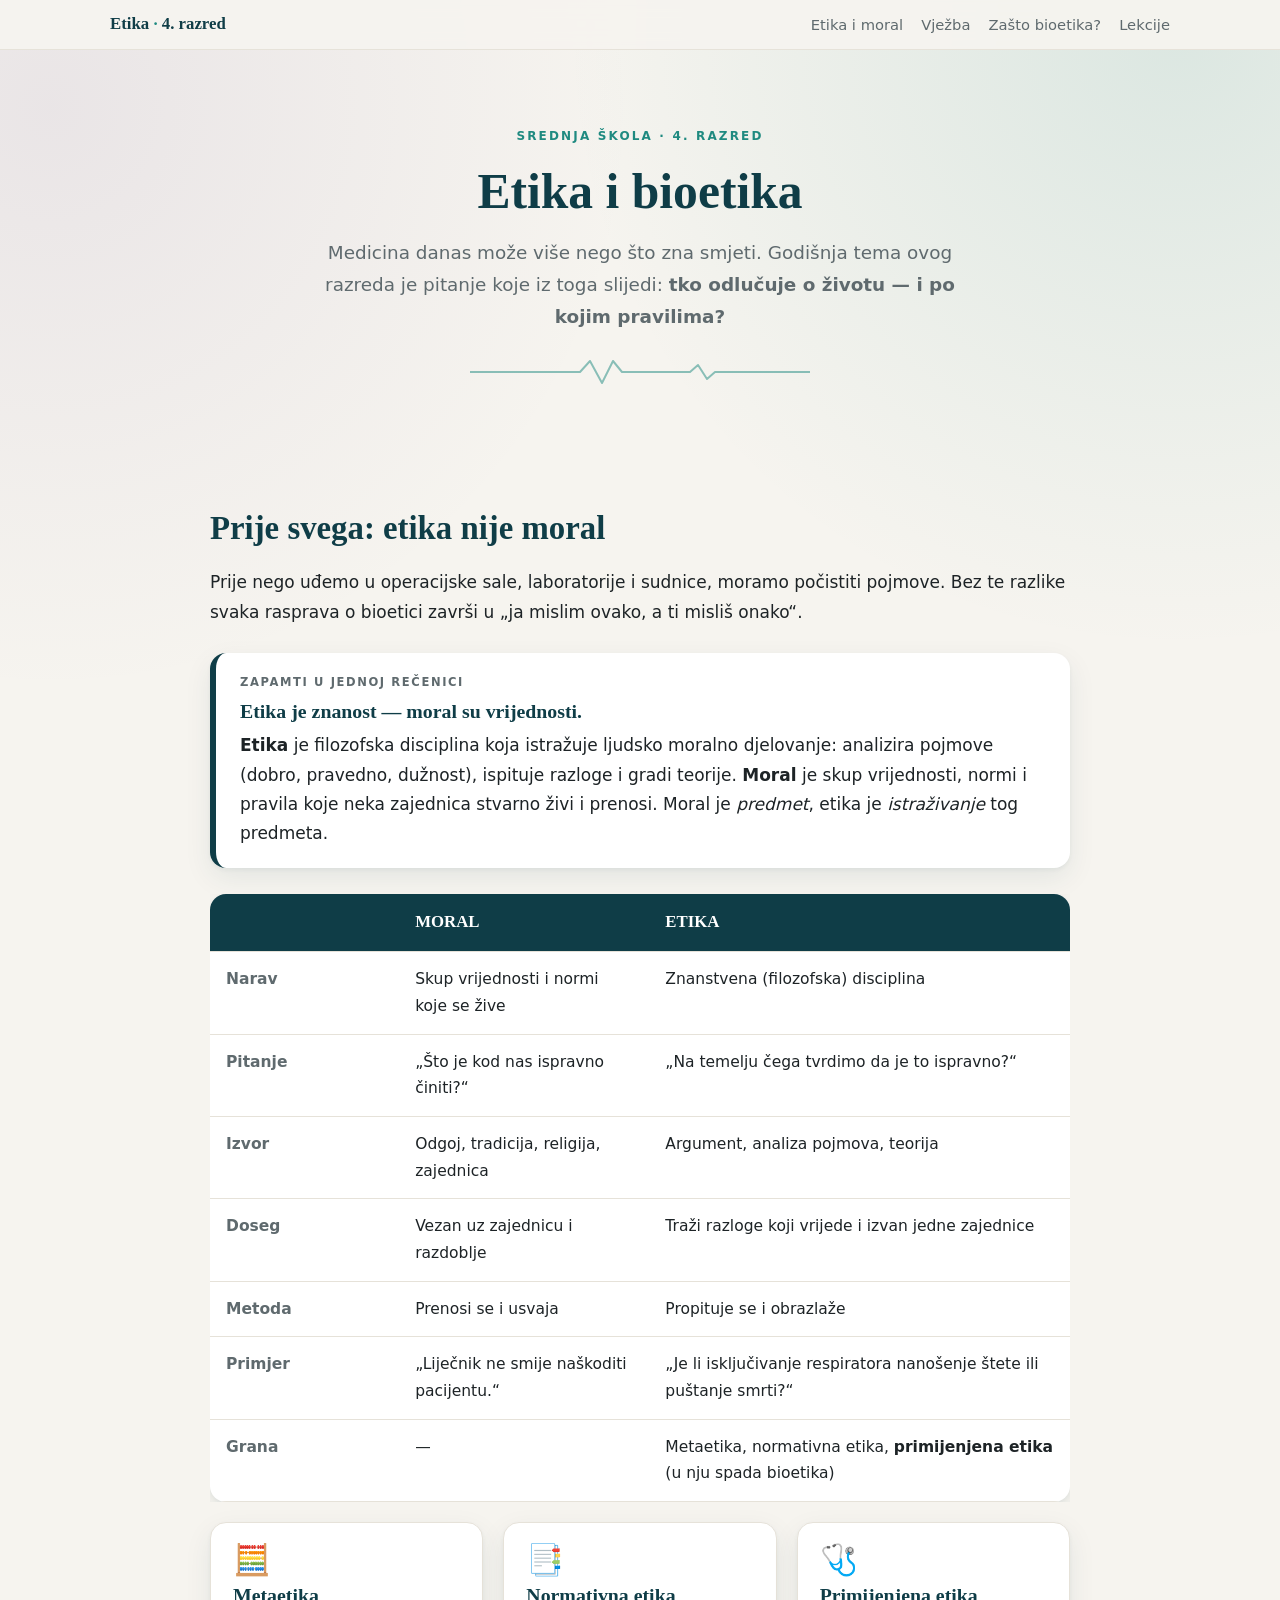
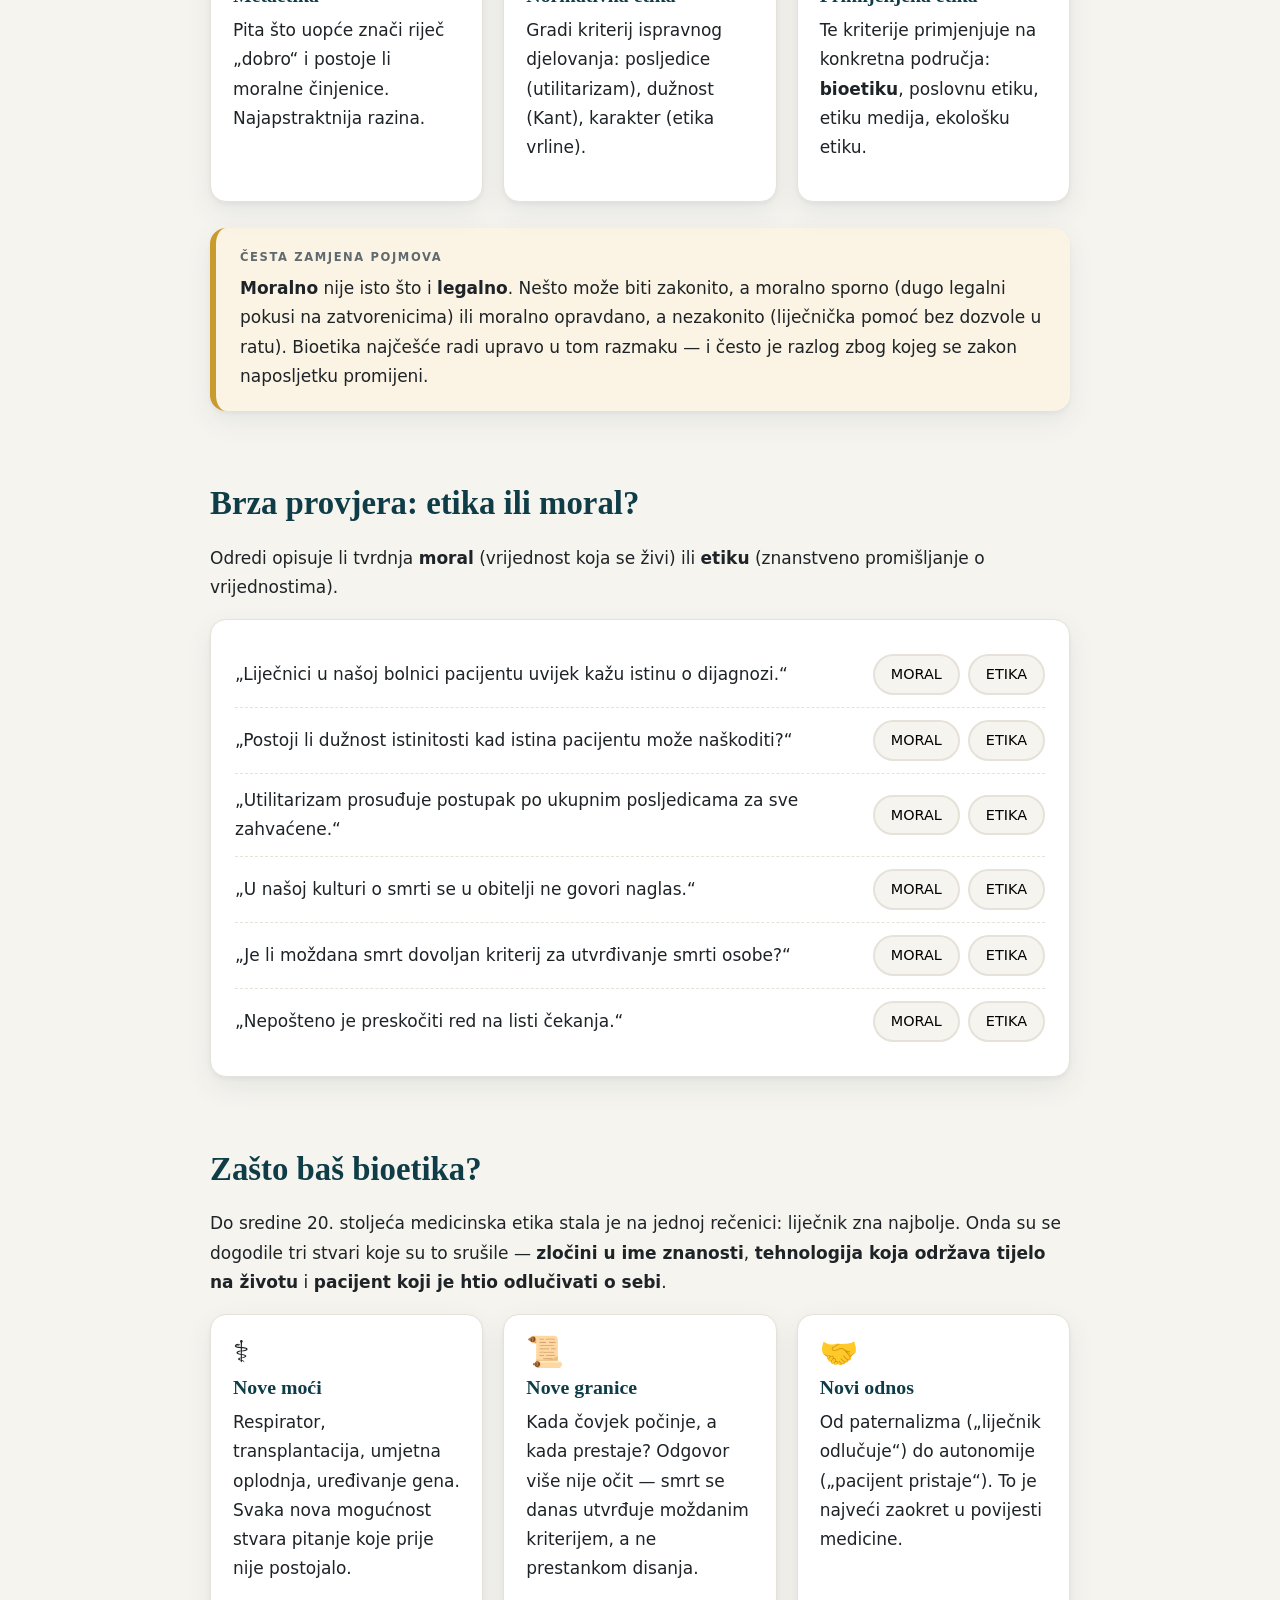
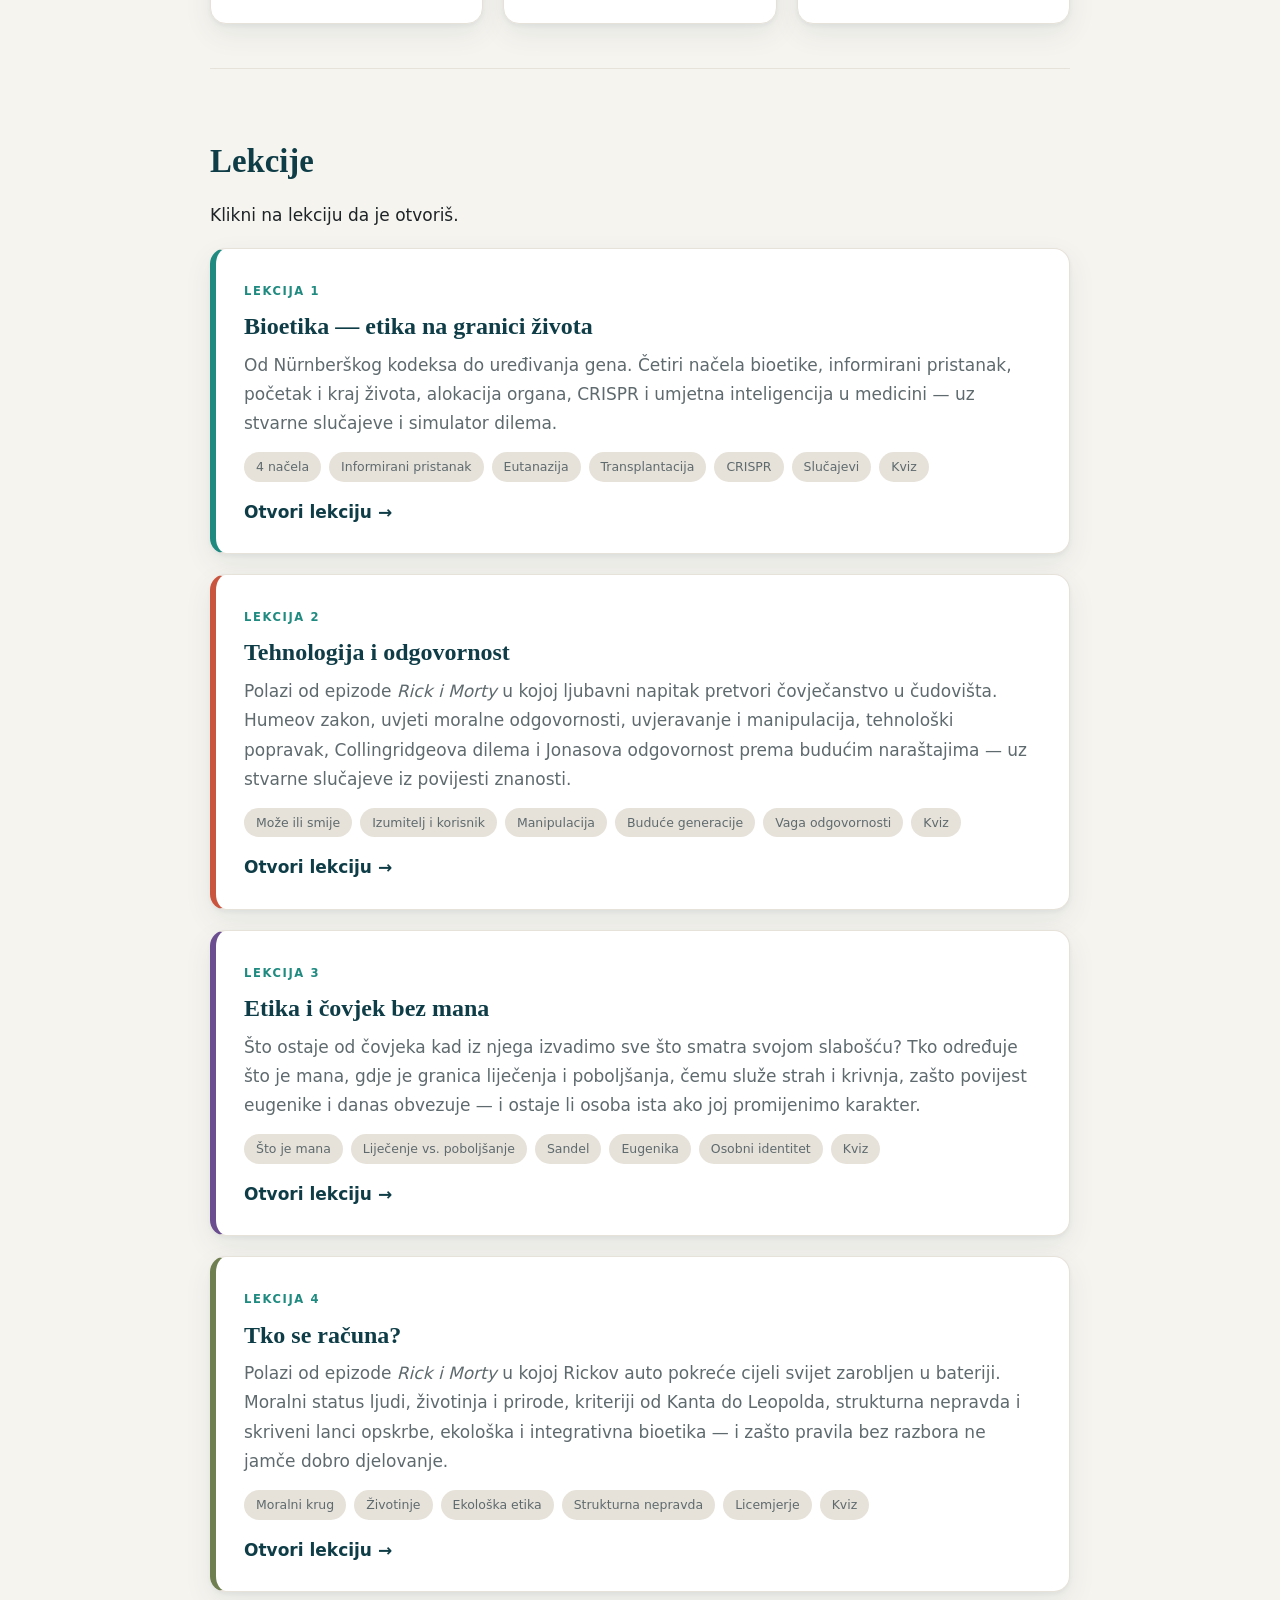
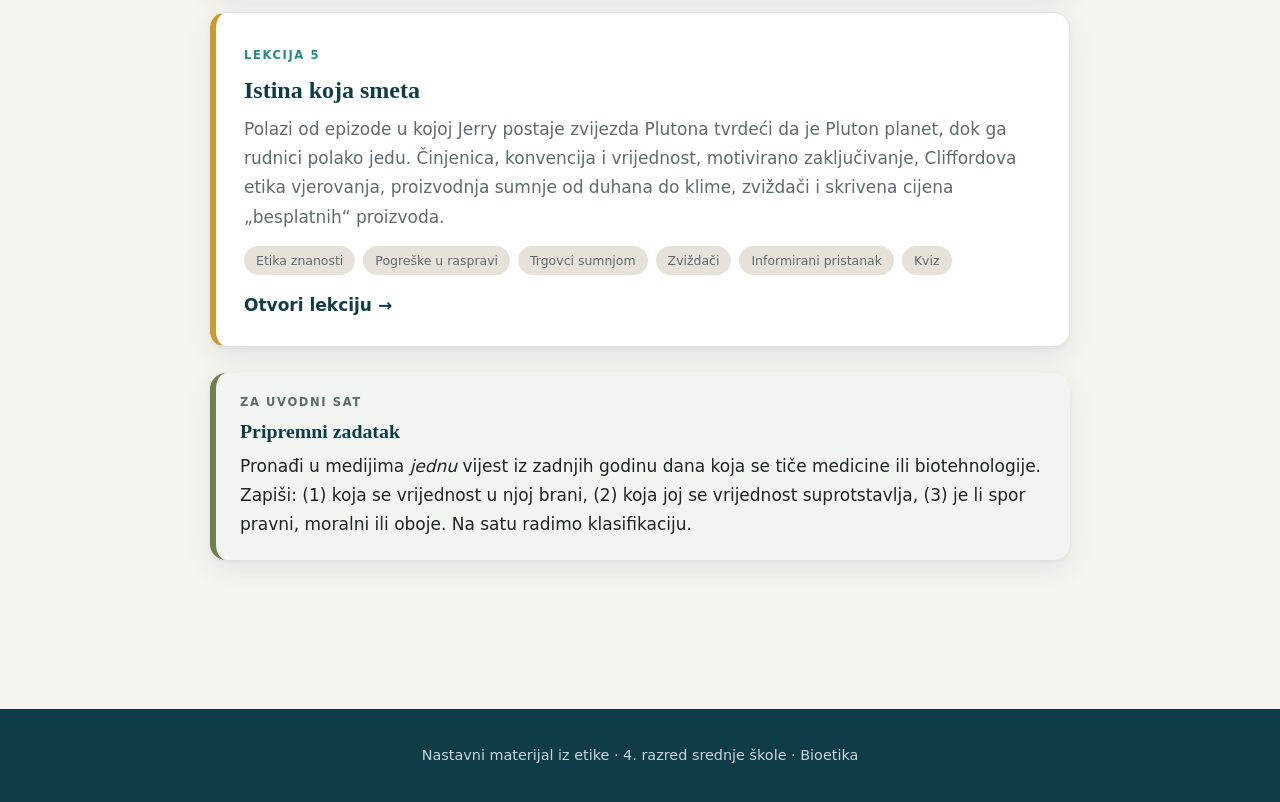
<file: index.html>
<!DOCTYPE html>
<html lang="hr">
<head>
<meta charset="UTF-8">
<meta name="viewport" content="width=device-width, initial-scale=1">
<title>Etika — 4. razred srednje škole | Bioetika</title>
<link rel="stylesheet" href="style.css">
</head>
<body>

<header class="topbar">
  <div class="topbar-in">
    <a class="brand" href="index.html">Etika <span>&middot;</span> 4. razred</a>
    <nav>
      <a href="#temelj">Etika i moral</a>
      <a href="#vjezba">Vježba</a>
      <a href="#zasto">Zašto bioetika?</a>
      <a href="#lekcije">Lekcije</a>
    </nav>
  </div>
</header>

<section class="hero">
  <div class="wrap">
    <span class="eyebrow">Srednja škola &middot; 4. razred</span>
    <h1>Etika i bioetika</h1>
    <p class="lead">Medicina danas može više nego što zna smjeti. Godišnja tema ovog razreda je pitanje
    koje iz toga slijedi: <strong>tko odlučuje o životu — i po kojim pravilima?</strong></p>
    <svg class="puls" viewBox="0 0 340 28" fill="none" aria-hidden="true">
      <path d="M0 14h110l10-11 12 22 11-22 9 11h68l8-7 9 14 8-7h95" stroke="#1f8a80" stroke-width="2"
            stroke-linecap="round" stroke-linejoin="round"/>
    </svg>
  </div>
</section>

<main class="wrap">

  <section id="temelj">
    <h2>Prije svega: etika nije moral</h2>
    <p>Prije nego uđemo u operacijske sale, laboratorije i sudnice, moramo počistiti pojmove.
    Bez te razlike svaka rasprava o bioetici završi u „ja mislim ovako, a ti misliš onako&ldquo;.</p>

    <div class="kutija definicija">
      <span class="nadnaslov">Zapamti u jednoj rečenici</span>
      <h3>Etika je znanost — moral su vrijednosti.</h3>
      <p style="margin-bottom:0"><strong>Etika</strong> je filozofska disciplina koja istražuje ljudsko moralno
      djelovanje: analizira pojmove (dobro, pravedno, dužnost), ispituje razloge i gradi teorije.
      <strong>Moral</strong> je skup vrijednosti, normi i pravila koje neka zajednica stvarno živi i prenosi.
      Moral je <em>predmet</em>, etika je <em>istraživanje</em> tog predmeta.</p>
    </div>

    <div class="tablica-scroll">
      <table class="usporedba">
        <thead><tr><th>&nbsp;</th><th>MORAL</th><th>ETIKA</th></tr></thead>
        <tbody>
          <tr><th>Narav</th><td>Skup vrijednosti i normi koje se žive</td><td>Znanstvena (filozofska) disciplina</td></tr>
          <tr><th>Pitanje</th><td>„Što je kod nas ispravno činiti?&ldquo;</td><td>„Na temelju čega tvrdimo da je to ispravno?&ldquo;</td></tr>
          <tr><th>Izvor</th><td>Odgoj, tradicija, religija, zajednica</td><td>Argument, analiza pojmova, teorija</td></tr>
          <tr><th>Doseg</th><td>Vezan uz zajednicu i razdoblje</td><td>Traži razloge koji vrijede i izvan jedne zajednice</td></tr>
          <tr><th>Metoda</th><td>Prenosi se i usvaja</td><td>Propituje se i obrazlaže</td></tr>
          <tr><th>Primjer</th><td>„Liječnik ne smije naškoditi pacijentu.&ldquo;</td><td>„Je li isključivanje respiratora nanošenje štete ili puštanje smrti?&ldquo;</td></tr>
          <tr><th>Grana</th><td>&mdash;</td><td>Metaetika, normativna etika, <strong>primijenjena etika</strong> (u nju spada bioetika)</td></tr>
        </tbody>
      </table>
    </div>

    <div class="grid">
      <div class="card">
        <span class="ikona">&#129518;</span>
        <h3>Metaetika</h3>
        <p>Pita što uopće znači riječ „dobro&ldquo; i postoje li moralne činjenice.
        Najapstraktnija razina.</p>
      </div>
      <div class="card">
        <span class="ikona">&#128209;</span>
        <h3>Normativna etika</h3>
        <p>Gradi kriterij ispravnog djelovanja: posljedice (utilitarizam), dužnost (Kant),
        karakter (etika vrline).</p>
      </div>
      <div class="card">
        <span class="ikona">&#129658;</span>
        <h3>Primijenjena etika</h3>
        <p>Te kriterije primjenjuje na konkretna područja: <strong>bioetiku</strong>, poslovnu etiku,
        etiku medija, ekološku etiku.</p>
      </div>
    </div>

    <div class="kutija upozorenje">
      <span class="nadnaslov">Česta zamjena pojmova</span>
      <p style="margin-bottom:0"><strong>Moralno</strong> nije isto što i <strong>legalno</strong>.
      Nešto može biti zakonito, a moralno sporno (dugo legalni pokusi na zatvorenicima) ili moralno opravdano,
      a nezakonito (liječnička pomoć bez dozvole u ratu). Bioetika najčešće radi upravo u tom razmaku —
      i često je razlog zbog kojeg se zakon naposljetku promijeni.</p>
    </div>
  </section>

  <section id="vjezba">
    <h2>Brza provjera: etika ili moral?</h2>
    <p>Odredi opisuje li tvrdnja <strong>moral</strong> (vrijednost koja se živi) ili
    <strong>etiku</strong> (znanstveno promišljanje o vrijednostima).</p>
    <div class="sort-igra" id="igra"></div>
    <p class="rezultat" id="rez-igra"></p>
  </section>

  <section id="zasto">
    <h2>Zašto baš bioetika?</h2>
    <p>Do sredine 20. stoljeća medicinska etika stala je na jednoj rečenici: liječnik zna najbolje.
    Onda su se dogodile tri stvari koje su to srušile — <strong>zločini u ime znanosti</strong>,
    <strong>tehnologija koja održava tijelo na životu</strong> i <strong>pacijent koji je htio odlučivati o sebi</strong>.</p>

    <div class="grid">
      <div class="card">
        <span class="ikona">&#9877;&#65039;</span>
        <h3>Nove moći</h3>
        <p>Respirator, transplantacija, umjetna oplodnja, uređivanje gena. Svaka nova mogućnost
        stvara pitanje koje prije nije postojalo.</p>
      </div>
      <div class="card">
        <span class="ikona">&#128220;</span>
        <h3>Nove granice</h3>
        <p>Kada čovjek počinje, a kada prestaje? Odgovor više nije očit — smrt se danas
        utvrđuje moždanim kriterijem, a ne prestankom disanja.</p>
      </div>
      <div class="card">
        <span class="ikona">&#129309;</span>
        <h3>Novi odnos</h3>
        <p>Od paternalizma („liječnik odlučuje&ldquo;) do autonomije („pacijent pristaje&ldquo;).
        To je najveći zaokret u povijesti medicine.</p>
      </div>
    </div>
  </section>

  <hr class="razdjelnik">

  <section id="lekcije">
    <h2>Lekcije</h2>
    <p>Klikni na lekciju da je otvoriš.</p>

    <a class="lekcija-card" href="lekcija1.html">
      <span class="oznaka">Lekcija 1</span>
      <h3>Bioetika — etika na granici života</h3>
      <p>Od Nürnberškog kodeksa do uređivanja gena. Četiri načela bioetike, informirani pristanak,
      početak i kraj života, alokacija organa, CRISPR i umjetna inteligencija u medicini —
      uz stvarne slučajeve i simulator dilema.</p>
      <div class="chips">
        <span class="chip">4 načela</span>
        <span class="chip">Informirani pristanak</span>
        <span class="chip">Eutanazija</span>
        <span class="chip">Transplantacija</span>
        <span class="chip">CRISPR</span>
        <span class="chip">Slučajevi</span>
        <span class="chip">Kviz</span>
      </div>
      <p style="margin:16px 0 0"><span class="cta">Otvori lekciju</span></p>
    </a>

    <a class="lekcija-card" href="lekcija2.html" style="margin-top:20px;border-left-color:#c9553f">
      <span class="oznaka">Lekcija 2</span>
      <h3>Tehnologija i odgovornost</h3>
      <p>Polazi od epizode <em>Rick i Morty</em> u kojoj ljubavni napitak pretvori čovječanstvo u čudovišta.
      Humeov zakon, uvjeti moralne odgovornosti, uvjeravanje i manipulacija, tehnološki popravak,
      Collingridgeova dilema i Jonasova odgovornost prema budućim naraštajima — uz stvarne slučajeve
      iz povijesti znanosti.</p>
      <div class="chips">
        <span class="chip">Može ili smije</span>
        <span class="chip">Izumitelj i korisnik</span>
        <span class="chip">Manipulacija</span>
        <span class="chip">Buduće generacije</span>
        <span class="chip">Vaga odgovornosti</span>
        <span class="chip">Kviz</span>
      </div>
      <p style="margin:16px 0 0"><span class="cta">Otvori lekciju</span></p>
    </a>

    <a class="lekcija-card" href="lekcija3.html" style="margin-top:20px;border-left-color:#6b4e8f">
      <span class="oznaka">Lekcija 3</span>
      <h3>Etika i čovjek bez mana</h3>
      <p>Što ostaje od čovjeka kad iz njega izvadimo sve što smatra svojom slabošću? Tko određuje što je
      mana, gdje je granica liječenja i poboljšanja, čemu služe strah i krivnja, zašto povijest eugenike
      i danas obvezuje — i ostaje li osoba ista ako joj promijenimo karakter.</p>
      <div class="chips">
        <span class="chip">Što je mana</span>
        <span class="chip">Liječenje vs. poboljšanje</span>
        <span class="chip">Sandel</span>
        <span class="chip">Eugenika</span>
        <span class="chip">Osobni identitet</span>
        <span class="chip">Kviz</span>
      </div>
      <p style="margin:16px 0 0"><span class="cta">Otvori lekciju</span></p>
    </a>

    <a class="lekcija-card" href="lekcija4.html" style="margin-top:20px;border-left-color:#6f7f4f">
      <span class="oznaka">Lekcija 4</span>
      <h3>Tko se računa?</h3>
      <p>Polazi od epizode <em>Rick i Morty</em> u kojoj Rickov auto pokreće cijeli svijet zarobljen u bateriji.
      Moralni status ljudi, životinja i prirode, kriteriji od Kanta do Leopolda, strukturna nepravda i skriveni
      lanci opskrbe, ekološka i integrativna bioetika — i zašto pravila bez razbora ne jamče dobro djelovanje.</p>
      <div class="chips">
        <span class="chip">Moralni krug</span>
        <span class="chip">Životinje</span>
        <span class="chip">Ekološka etika</span>
        <span class="chip">Strukturna nepravda</span>
        <span class="chip">Licemjerje</span>
        <span class="chip">Kviz</span>
      </div>
      <p style="margin:16px 0 0"><span class="cta">Otvori lekciju</span></p>
    </a>

    <a class="lekcija-card" href="lekcija5.html" style="margin-top:20px;border-left-color:#c99b2e">
      <span class="oznaka">Lekcija 5</span>
      <h3>Istina koja smeta</h3>
      <p>Polazi od epizode u kojoj Jerry postaje zvijezda Plutona tvrdeći da je Pluton planet, dok ga rudnici
      polako jedu. Činjenica, konvencija i vrijednost, motivirano zaključivanje, Cliffordova etika vjerovanja,
      proizvodnja sumnje od duhana do klime, zviždači i skrivena cijena „besplatnih&ldquo; proizvoda.</p>
      <div class="chips">
        <span class="chip">Etika znanosti</span>
        <span class="chip">Pogreške u raspravi</span>
        <span class="chip">Trgovci sumnjom</span>
        <span class="chip">Zviždači</span>
        <span class="chip">Informirani pristanak</span>
        <span class="chip">Kviz</span>
      </div>
      <p style="margin:16px 0 0"><span class="cta">Otvori lekciju</span></p>
    </a>
  </section>

  <div class="kutija zadatak">
    <span class="nadnaslov">Za uvodni sat</span>
    <h3>Pripremni zadatak</h3>
    <p style="margin-bottom:0">Pronađi u medijima <em>jednu</em> vijest iz zadnjih godinu dana koja se tiče
    medicine ili biotehnologije. Zapiši: (1) koja se vrijednost u njoj brani, (2) koja joj se vrijednost
    suprotstavlja, (3) je li spor pravni, moralni ili oboje. Na satu radimo klasifikaciju.</p>
  </div>

  <a class="povratak" href="index.html" style="visibility:hidden">&nbsp;</a>
</main>

<footer class="podnozje">
  <div class="wrap">
    <p style="margin:0">Nastavni materijal iz etike &middot; 4. razred srednje škole &middot; Bioetika</p>
  </div>
</footer>

<script>
const tvrdnje = [
  {t:"„Liječnici u našoj bolnici pacijentu uvijek kažu istinu o dijagnozi.&ldquo;", odg:"moral",
   obj:"Opis stvarne norme koja se živi u jednoj zajednici &mdash; to je moral."},
  {t:"„Postoji li dužnost istinitosti kad istina pacijentu može naškoditi?&ldquo;", odg:"etika",
   obj:"Propitivanje same norme i njezinih granica &mdash; to je etika."},
  {t:"„Utilitarizam prosuđuje postupak po ukupnim posljedicama za sve zahvaćene.&ldquo;", odg:"etika",
   obj:"Iznošenje etičke teorije i njezina kriterija &mdash; jasno etika."},
  {t:"„U našoj kulturi o smrti se u obitelji ne govori naglas.&ldquo;", odg:"moral",
   obj:"Običajno-moralna norma jedne sredine, bez obrazloženja."},
  {t:"„Je li moždana smrt dovoljan kriterij za utvrđivanje smrti osobe?&ldquo;", odg:"etika",
   obj:"Analiza pojma i kriterija &mdash; tipično bioetičko, dakle etičko pitanje."},
  {t:"„Nepošteno je preskočiti red na listi čekanja.&ldquo;", odg:"moral",
   obj:"Vrijednosni sud koji zajednica dijeli. Etika bi pitala: po kojem je kriteriju lista uopće pravedna?"}
];

const igra = document.getElementById('igra');
let tocnih = 0, odgovoreno = 0;

tvrdnje.forEach(x => {
  const red = document.createElement('div');
  red.className = 'tvrdnja';
  red.innerHTML =
    '<div class="t">' + x.t + '</div>' +
    '<div class="gumbi"><button data-v="moral">MORAL</button><button data-v="etika">ETIKA</button></div>' +
    '<div class="povratna"></div>';
  igra.appendChild(red);

  red.querySelectorAll('.gumbi button').forEach(b => {
    b.addEventListener('click', () => {
      if (red.dataset.gotovo) return;
      red.dataset.gotovo = "1";
      b.classList.add('odabran');
      const dobro = b.dataset.v === x.odg;
      red.classList.add(dobro ? 'tocno' : 'netocno');
      const p = red.querySelector('.povratna');
      p.innerHTML = (dobro ? '&#9989; Točno. ' : '&#10060; Zapravo je <strong>' + x.odg.toUpperCase() + '</strong>. ') + x.obj;
      p.classList.add('vidljiv');
      odgovoreno++; if (dobro) tocnih++;
      if (odgovoreno === tvrdnje.length) {
        document.getElementById('rez-igra').textContent =
          'Rezultat: ' + tocnih + ' / ' + tvrdnje.length +
          (tocnih === tvrdnje.length ? ' — pojmovi su čisti, možemo u bioetiku.'
                                     : ' — pravilo: opis norme = moral, pitanje ili teorija = etika.');
      }
    });
  });
});
</script>

</body>
</html>
</file>
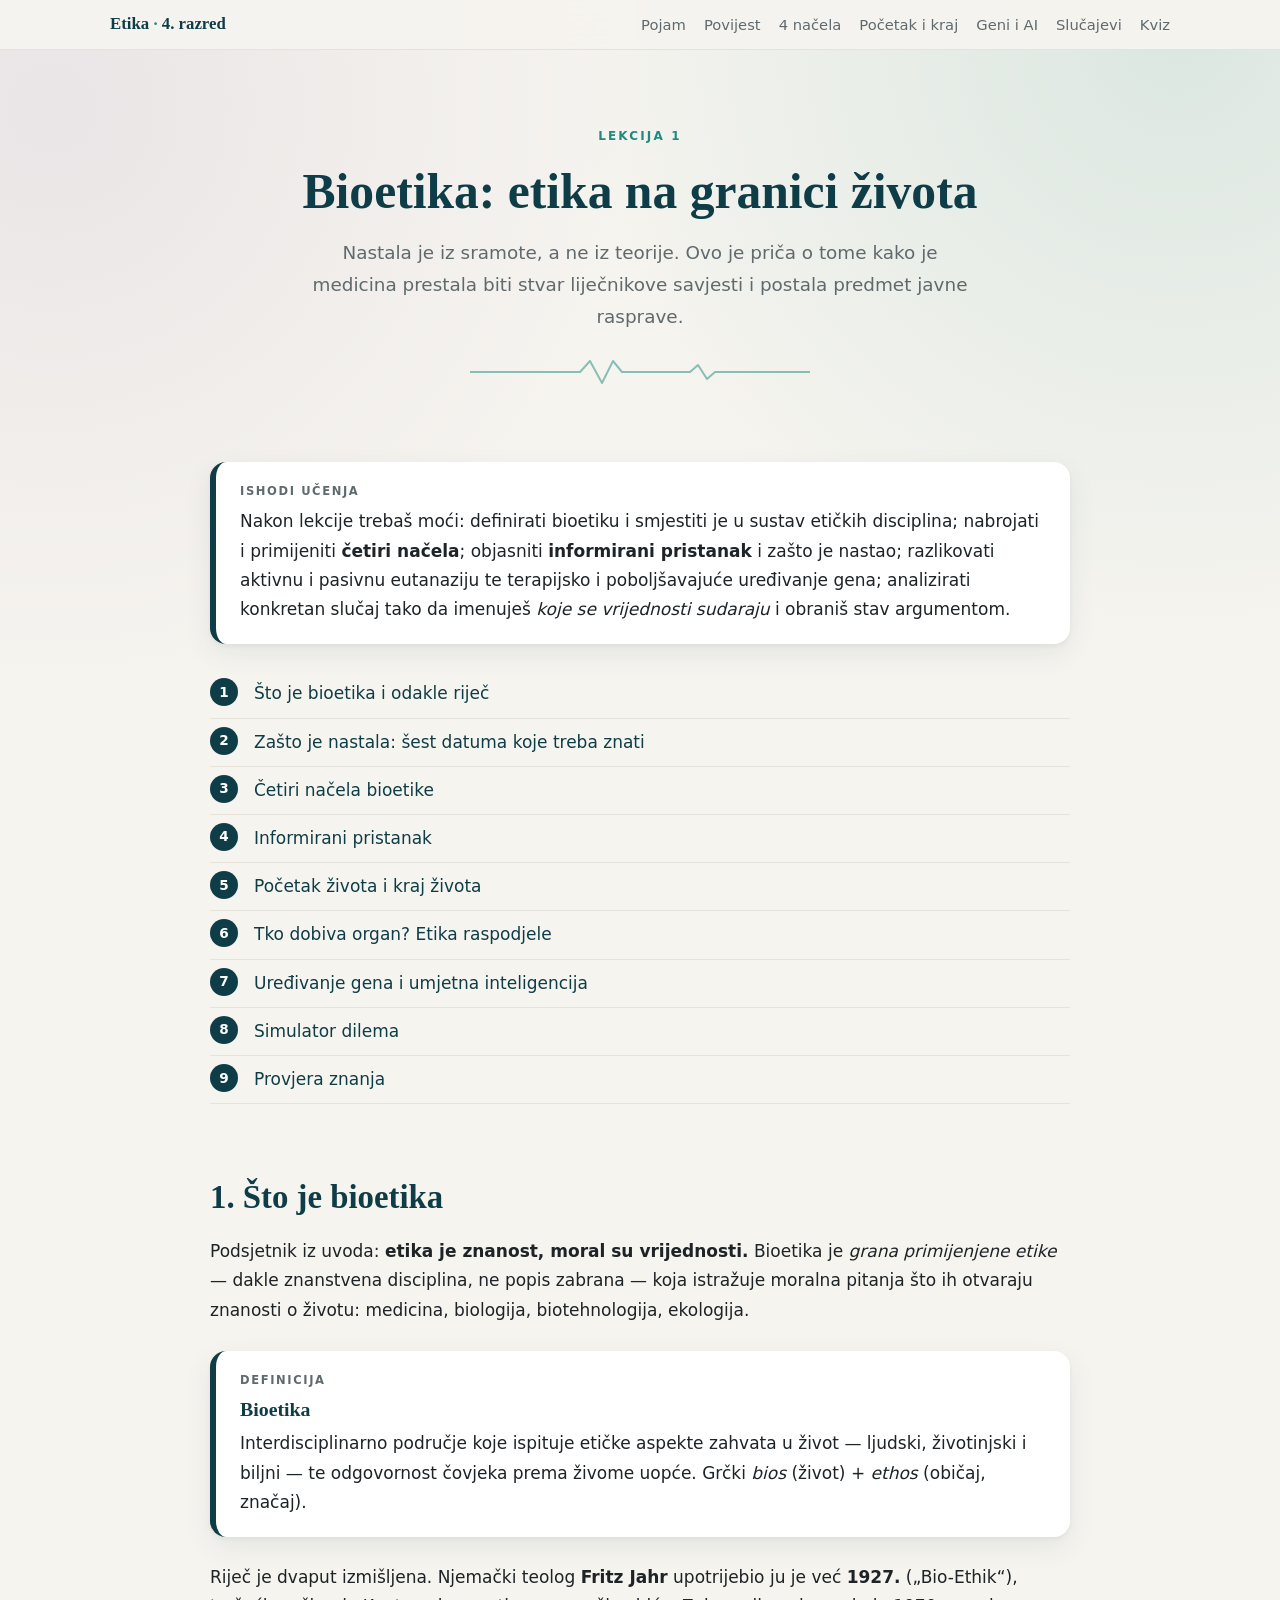
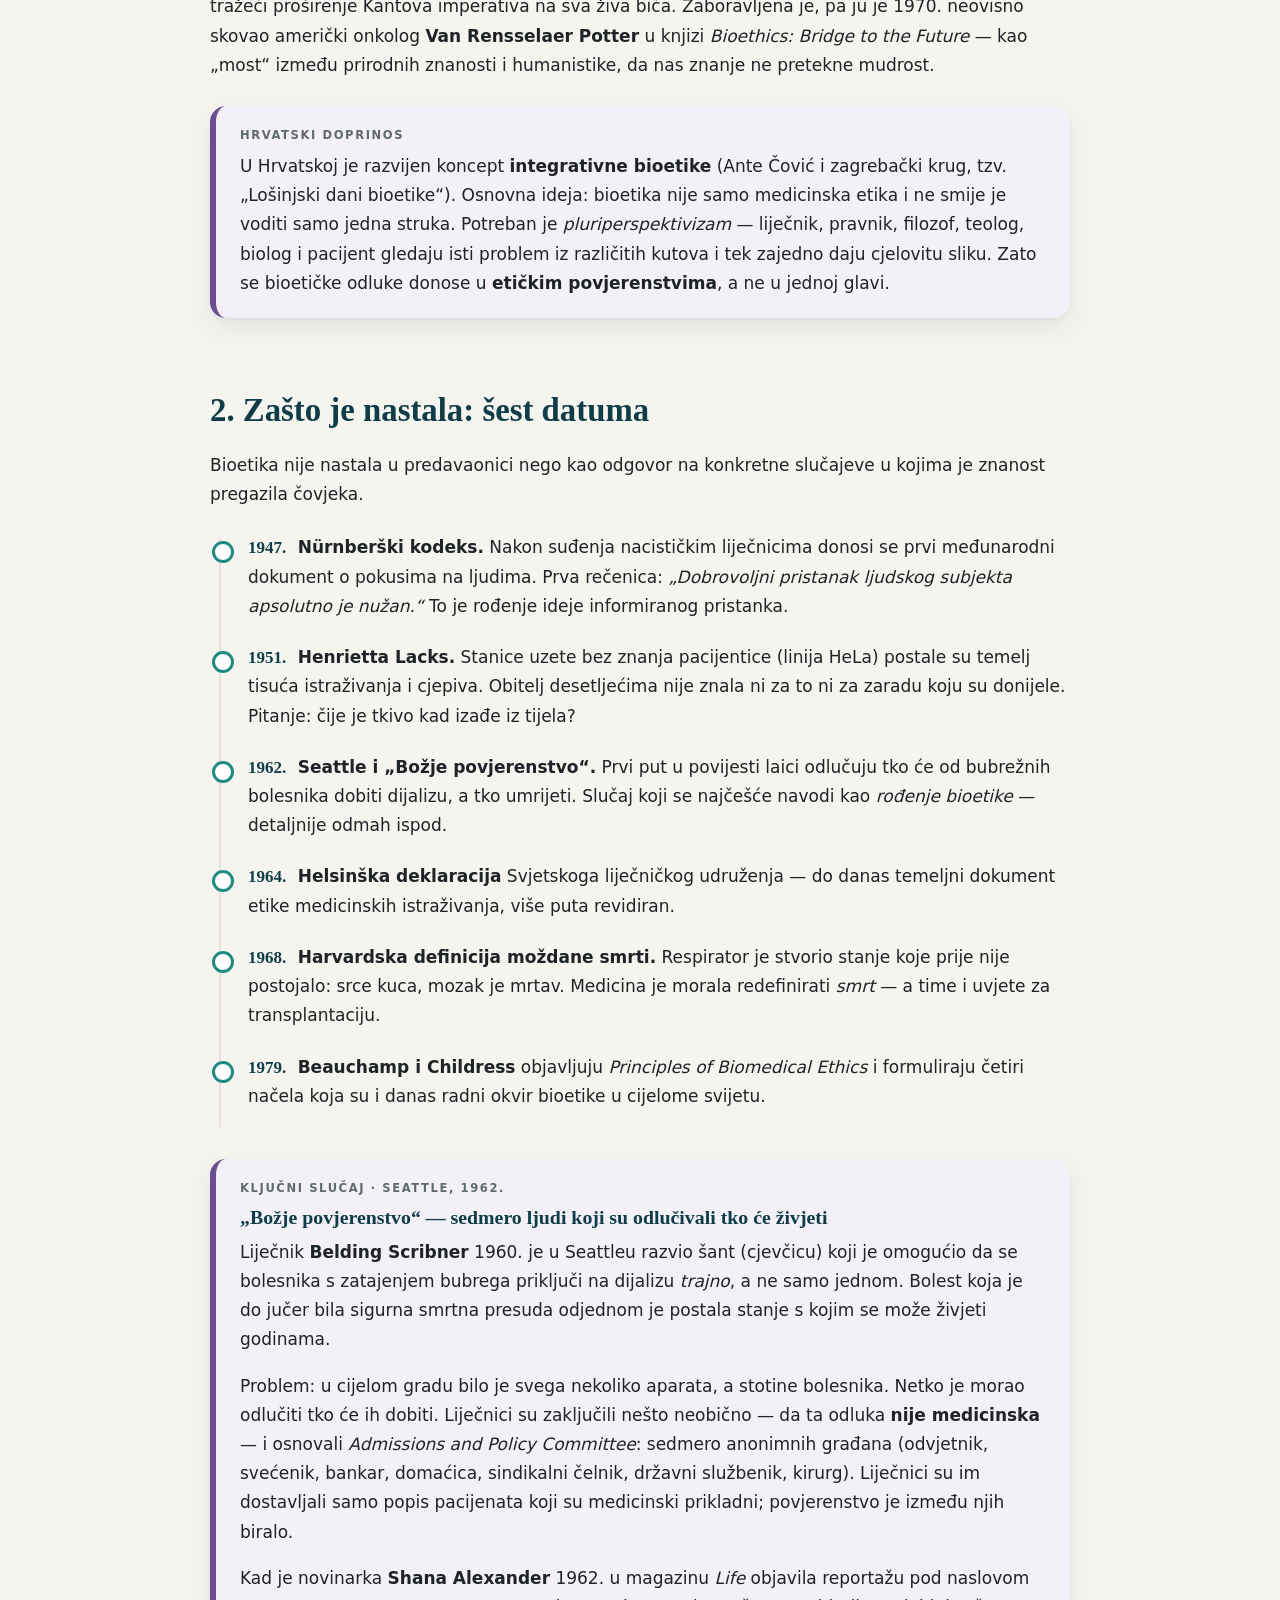
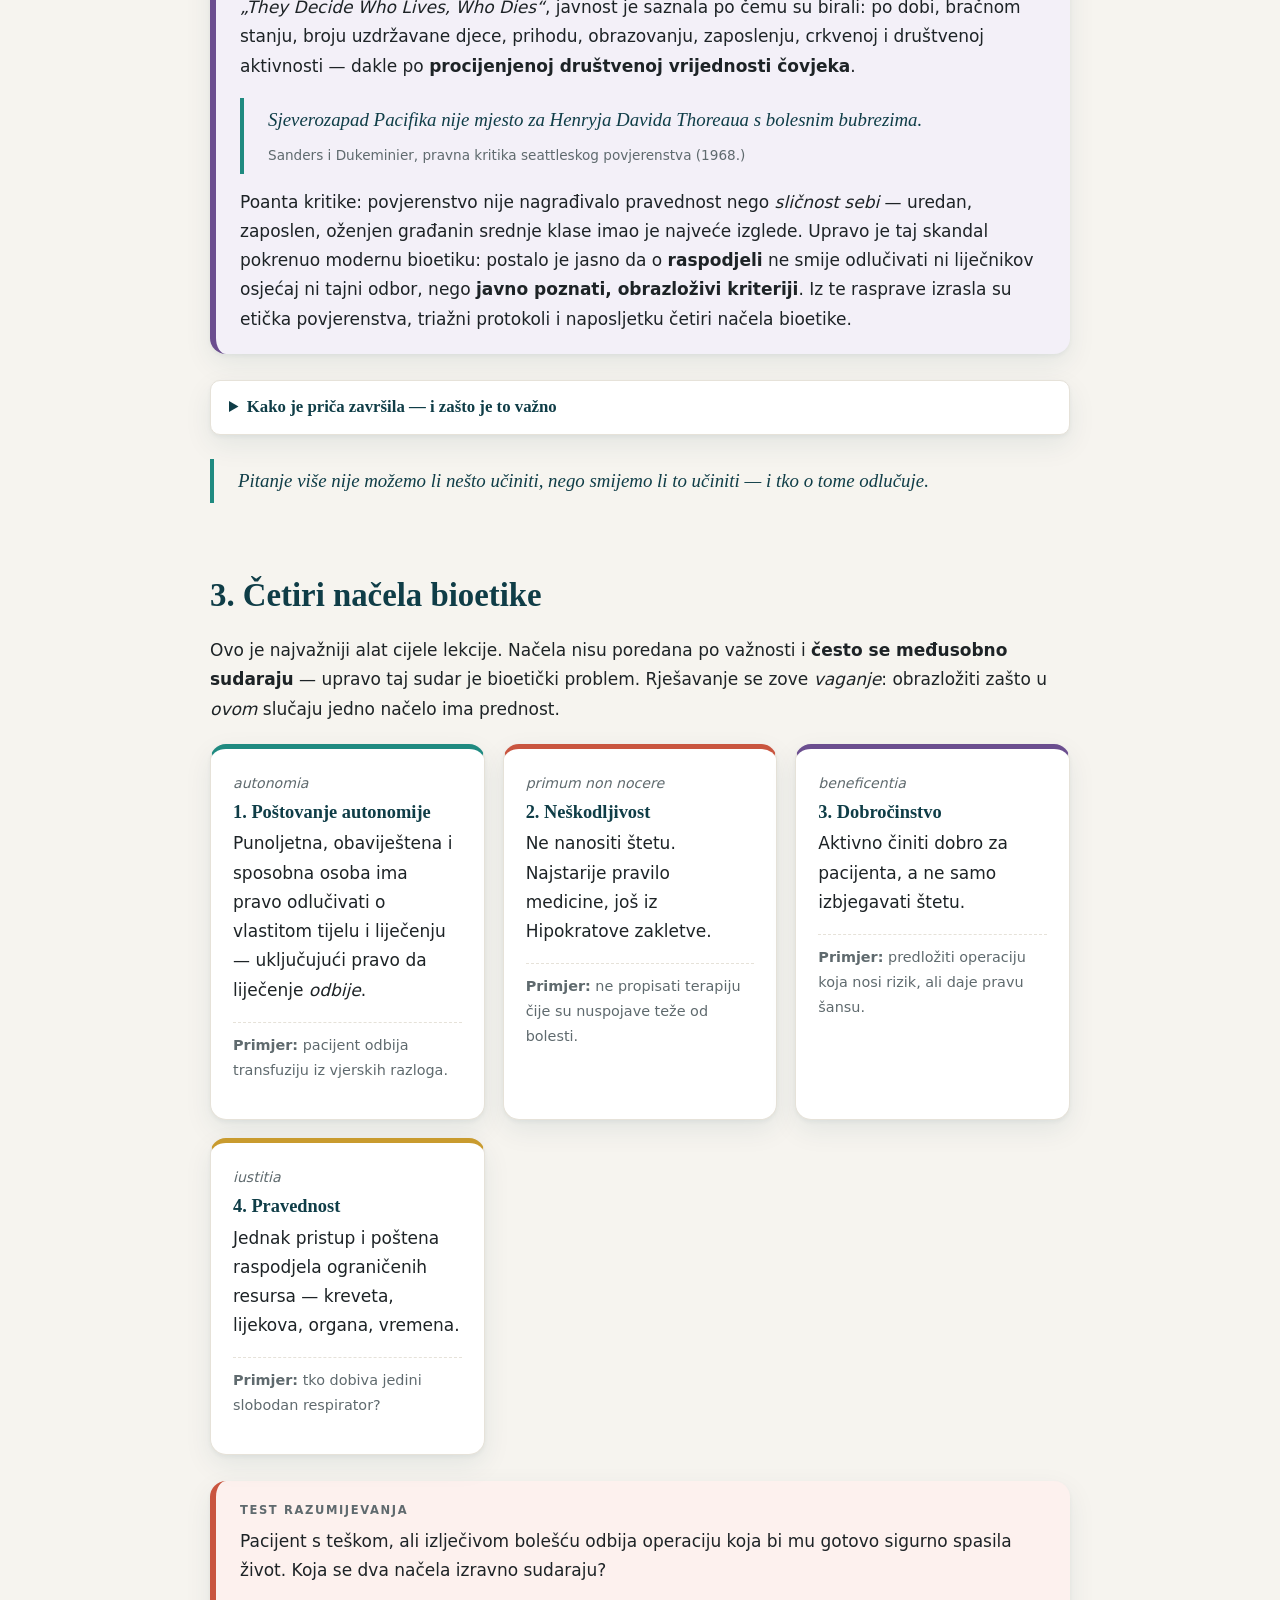
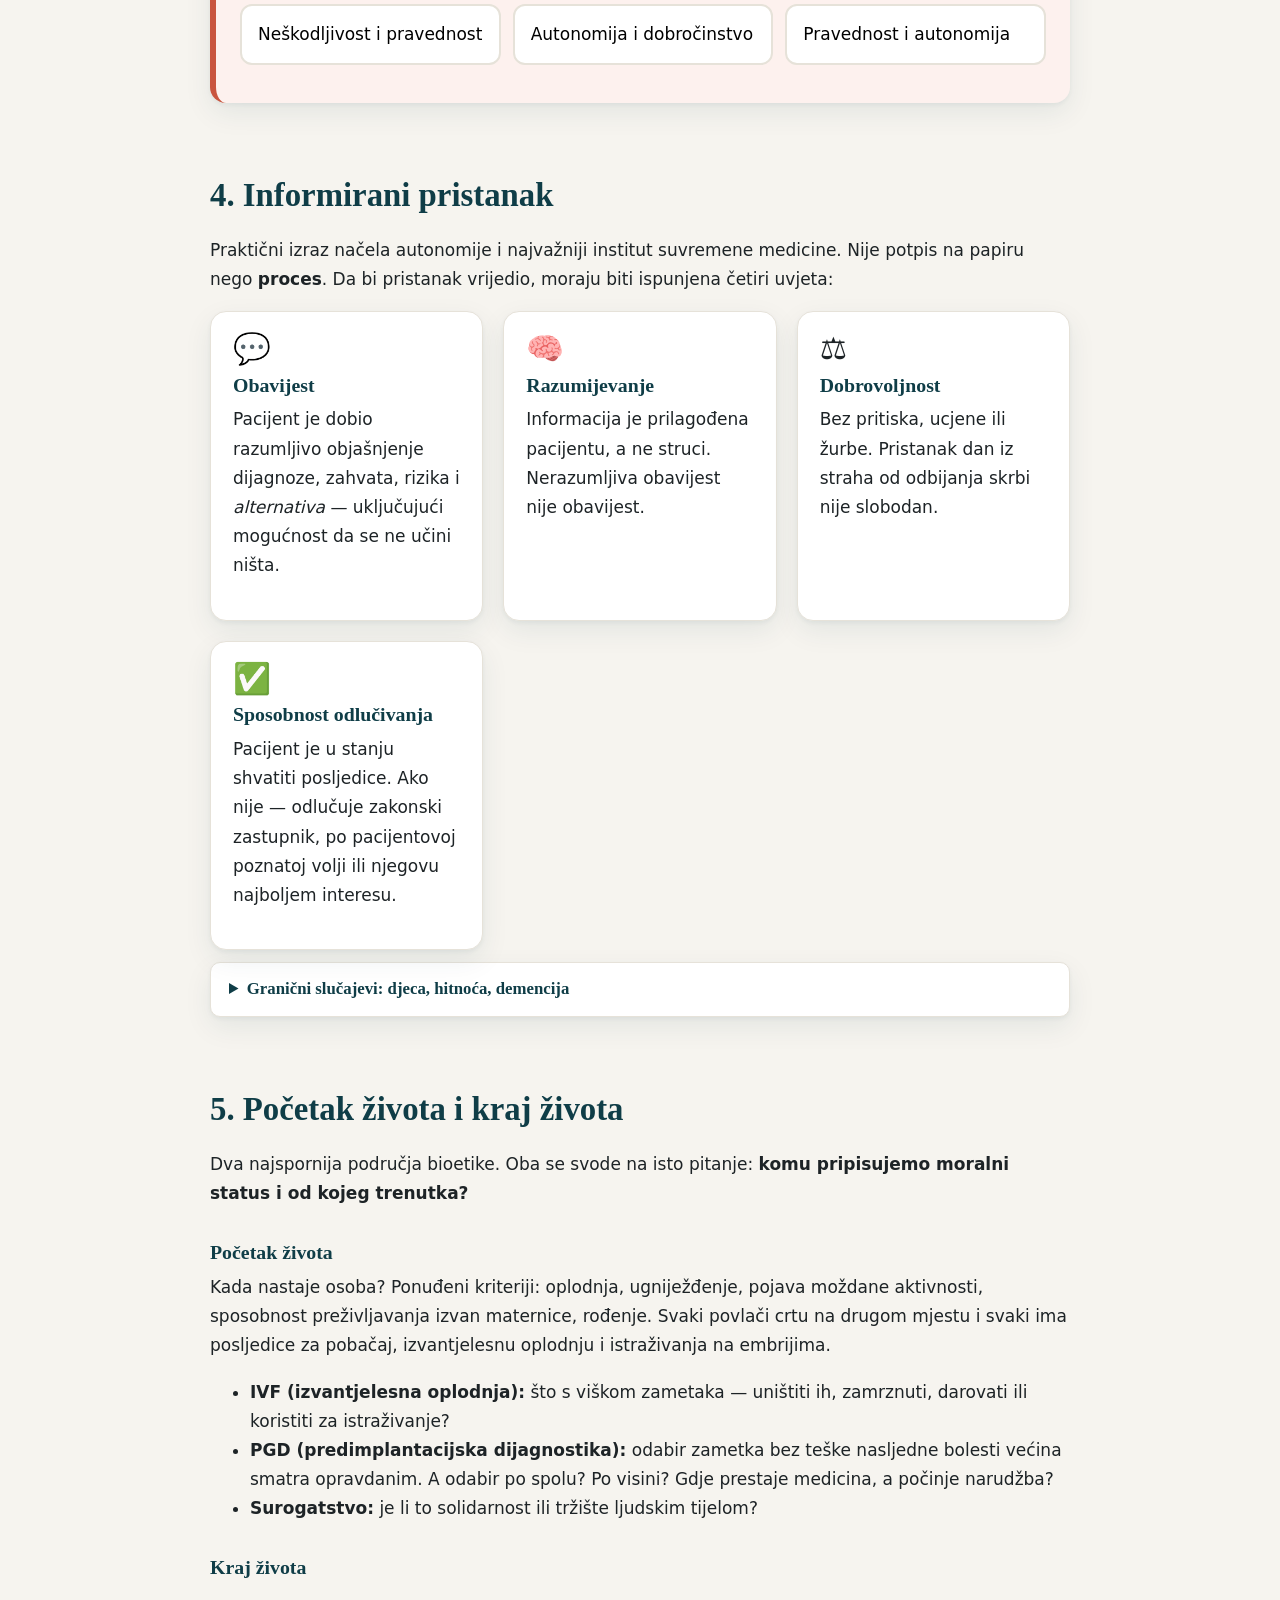
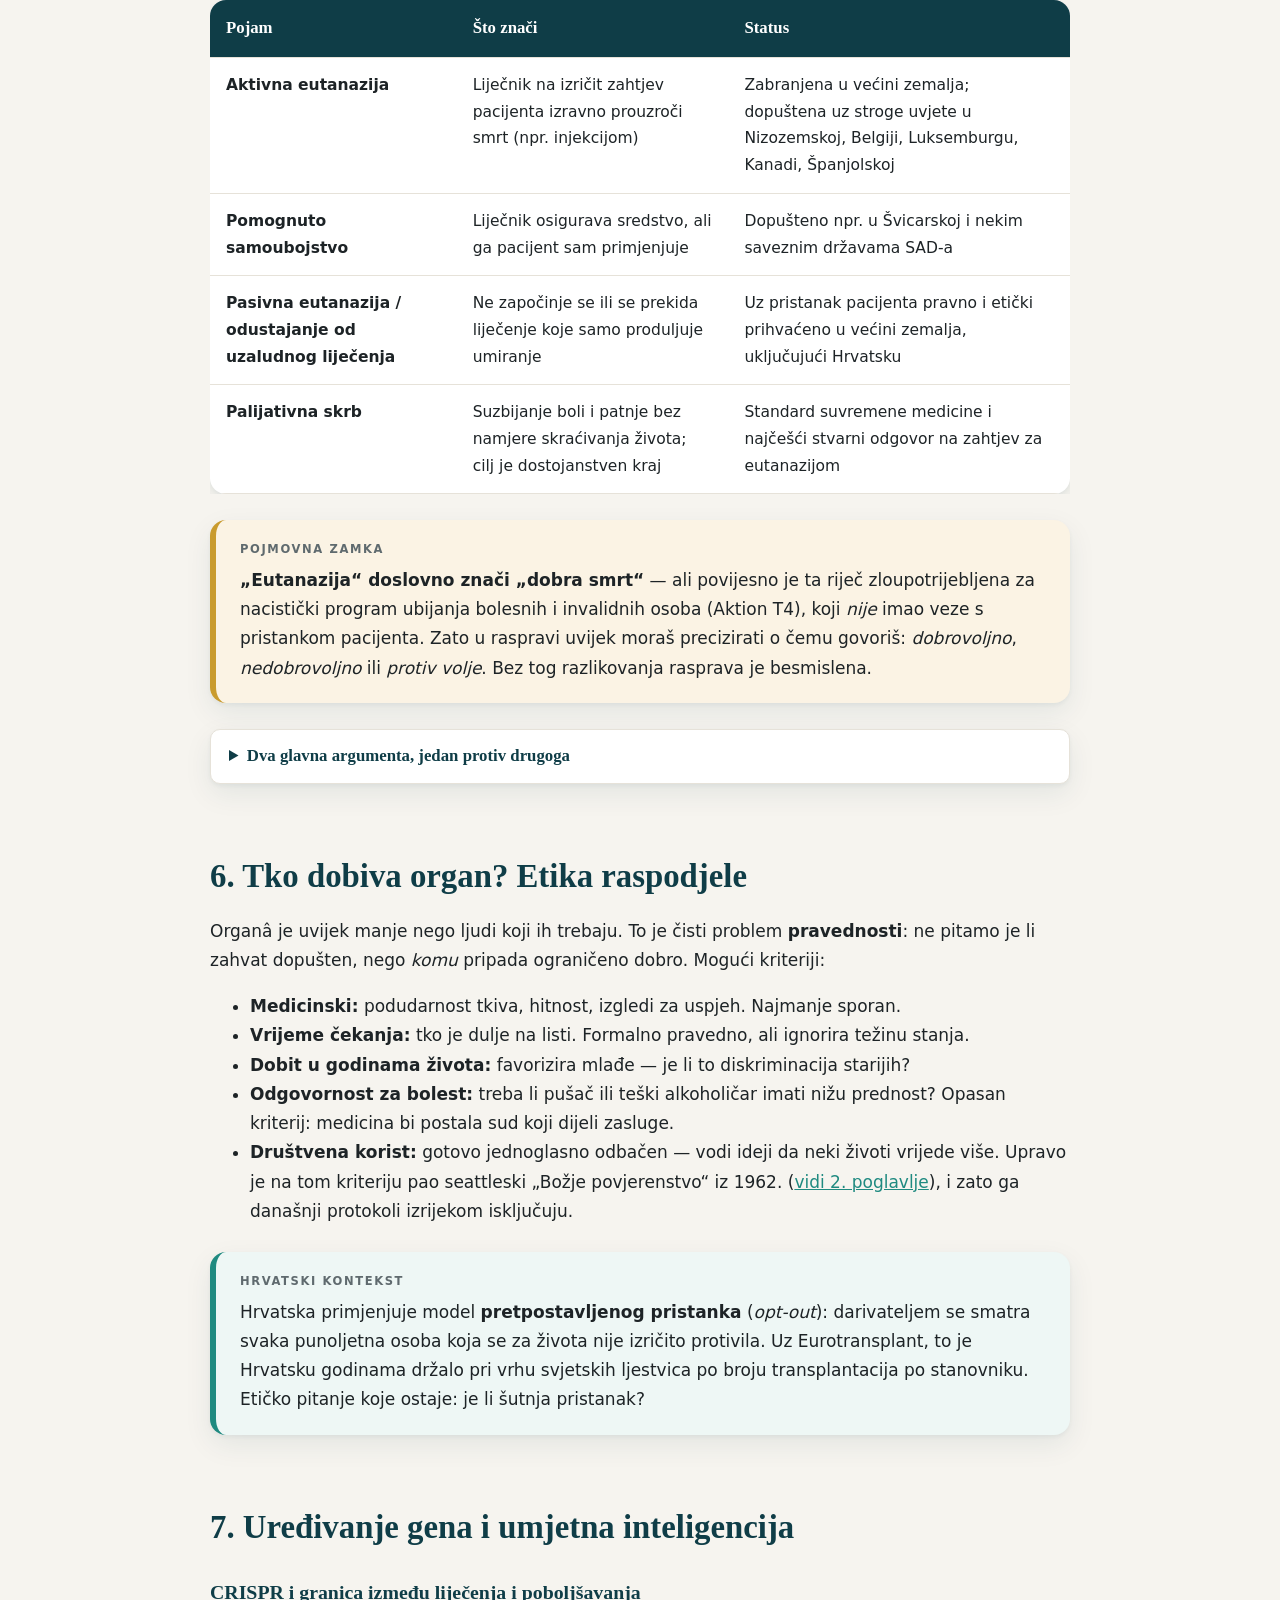
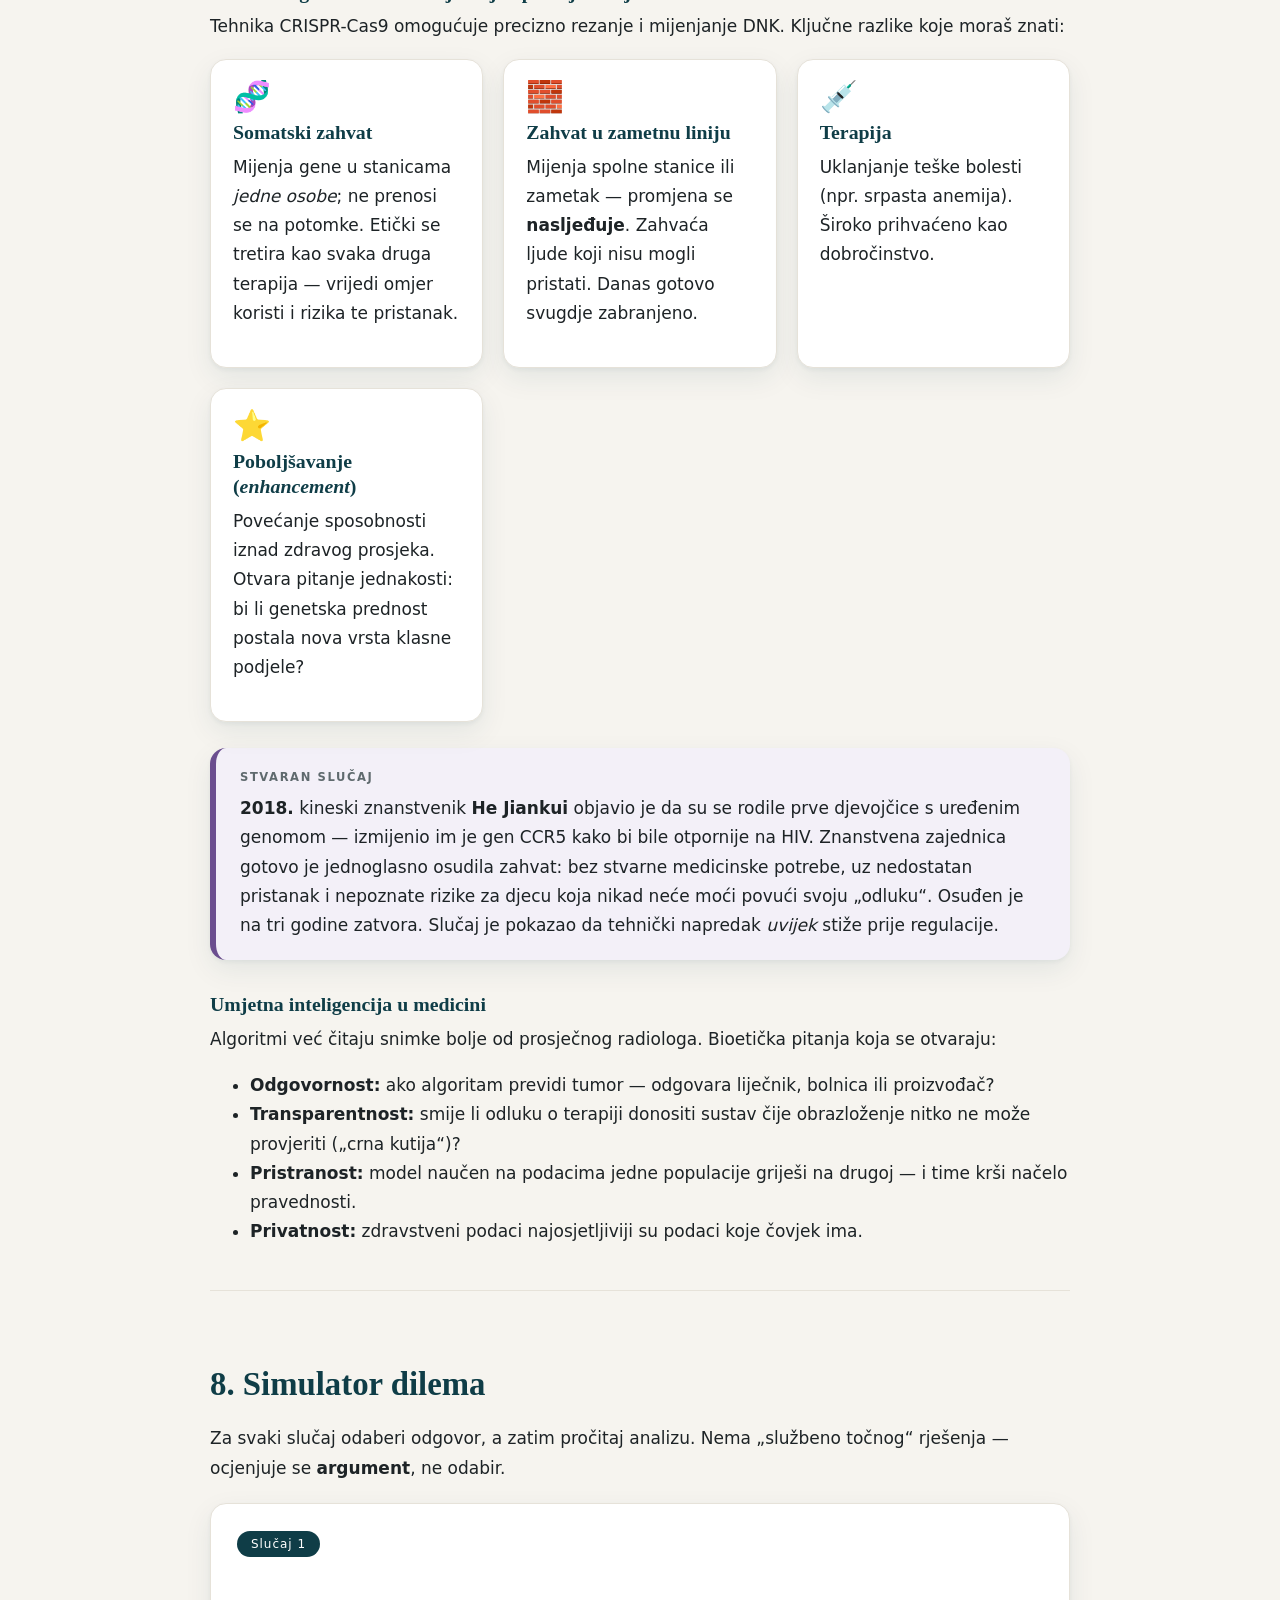
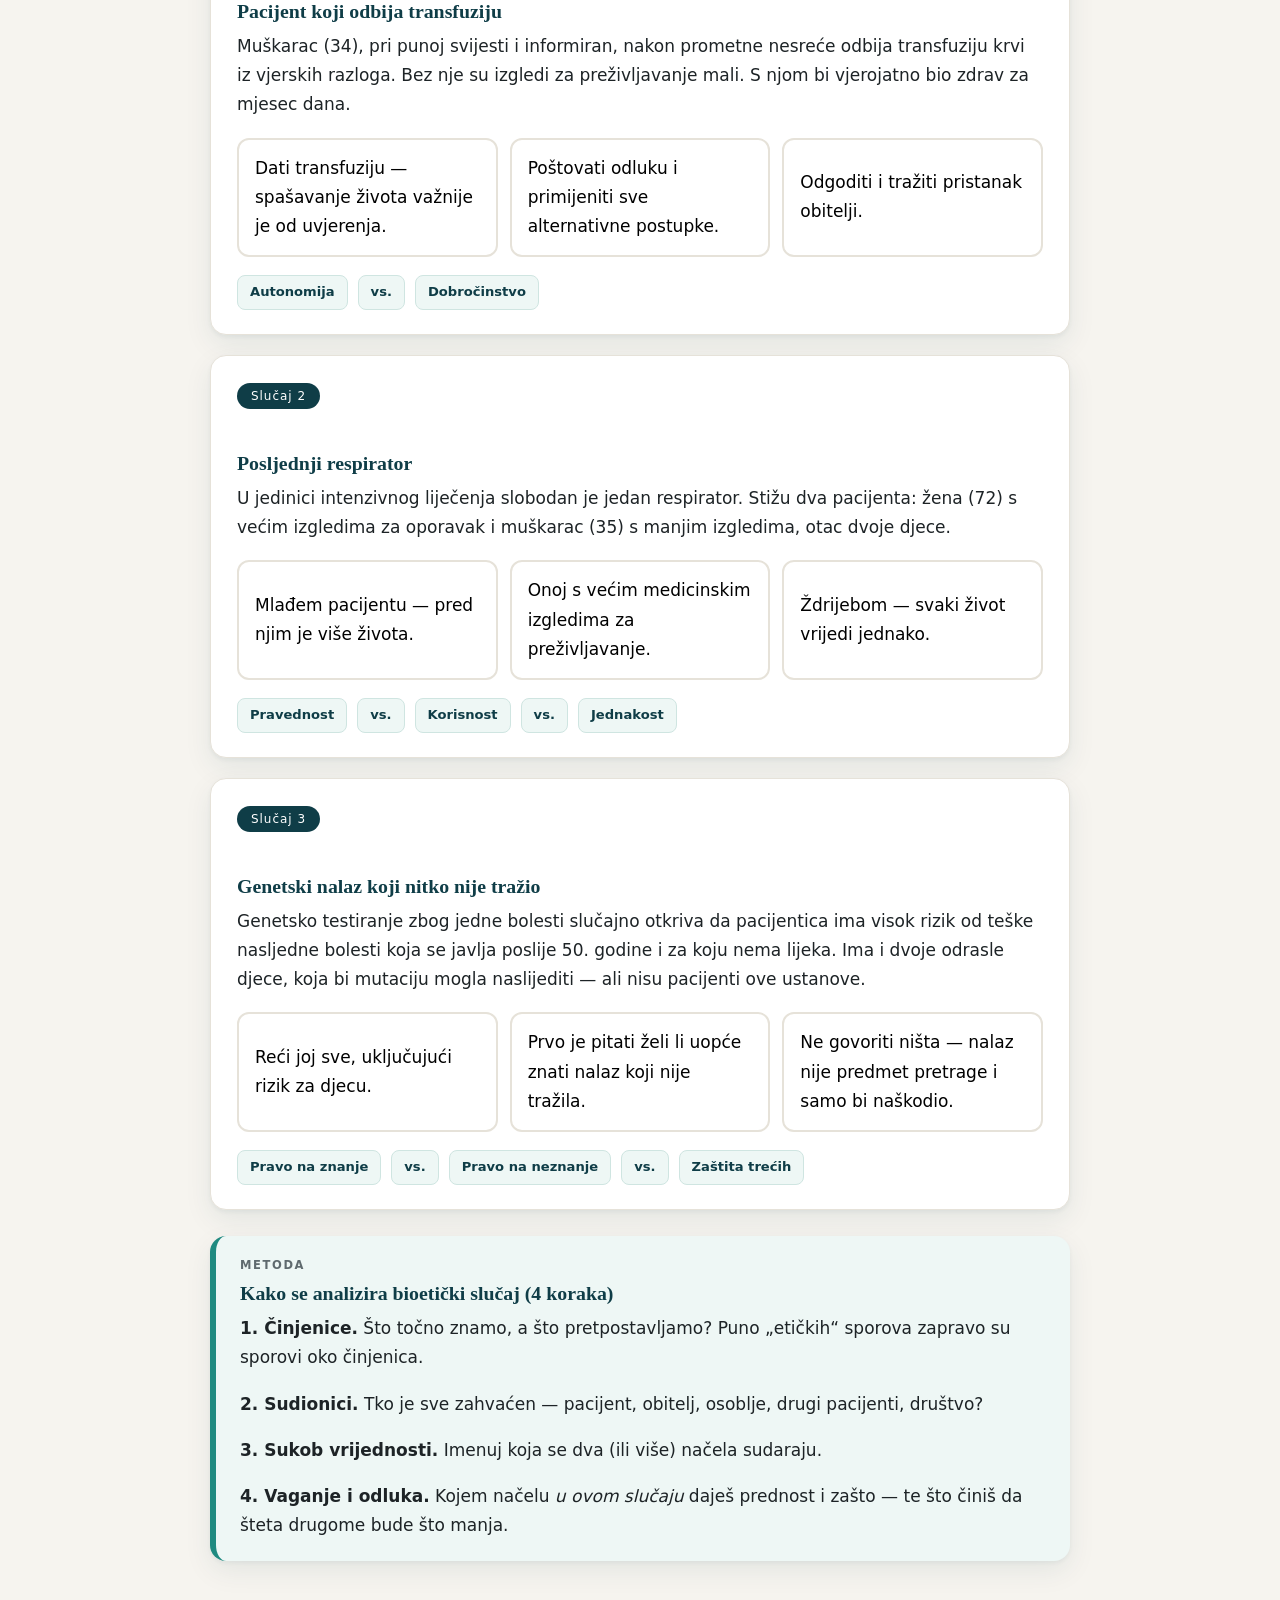
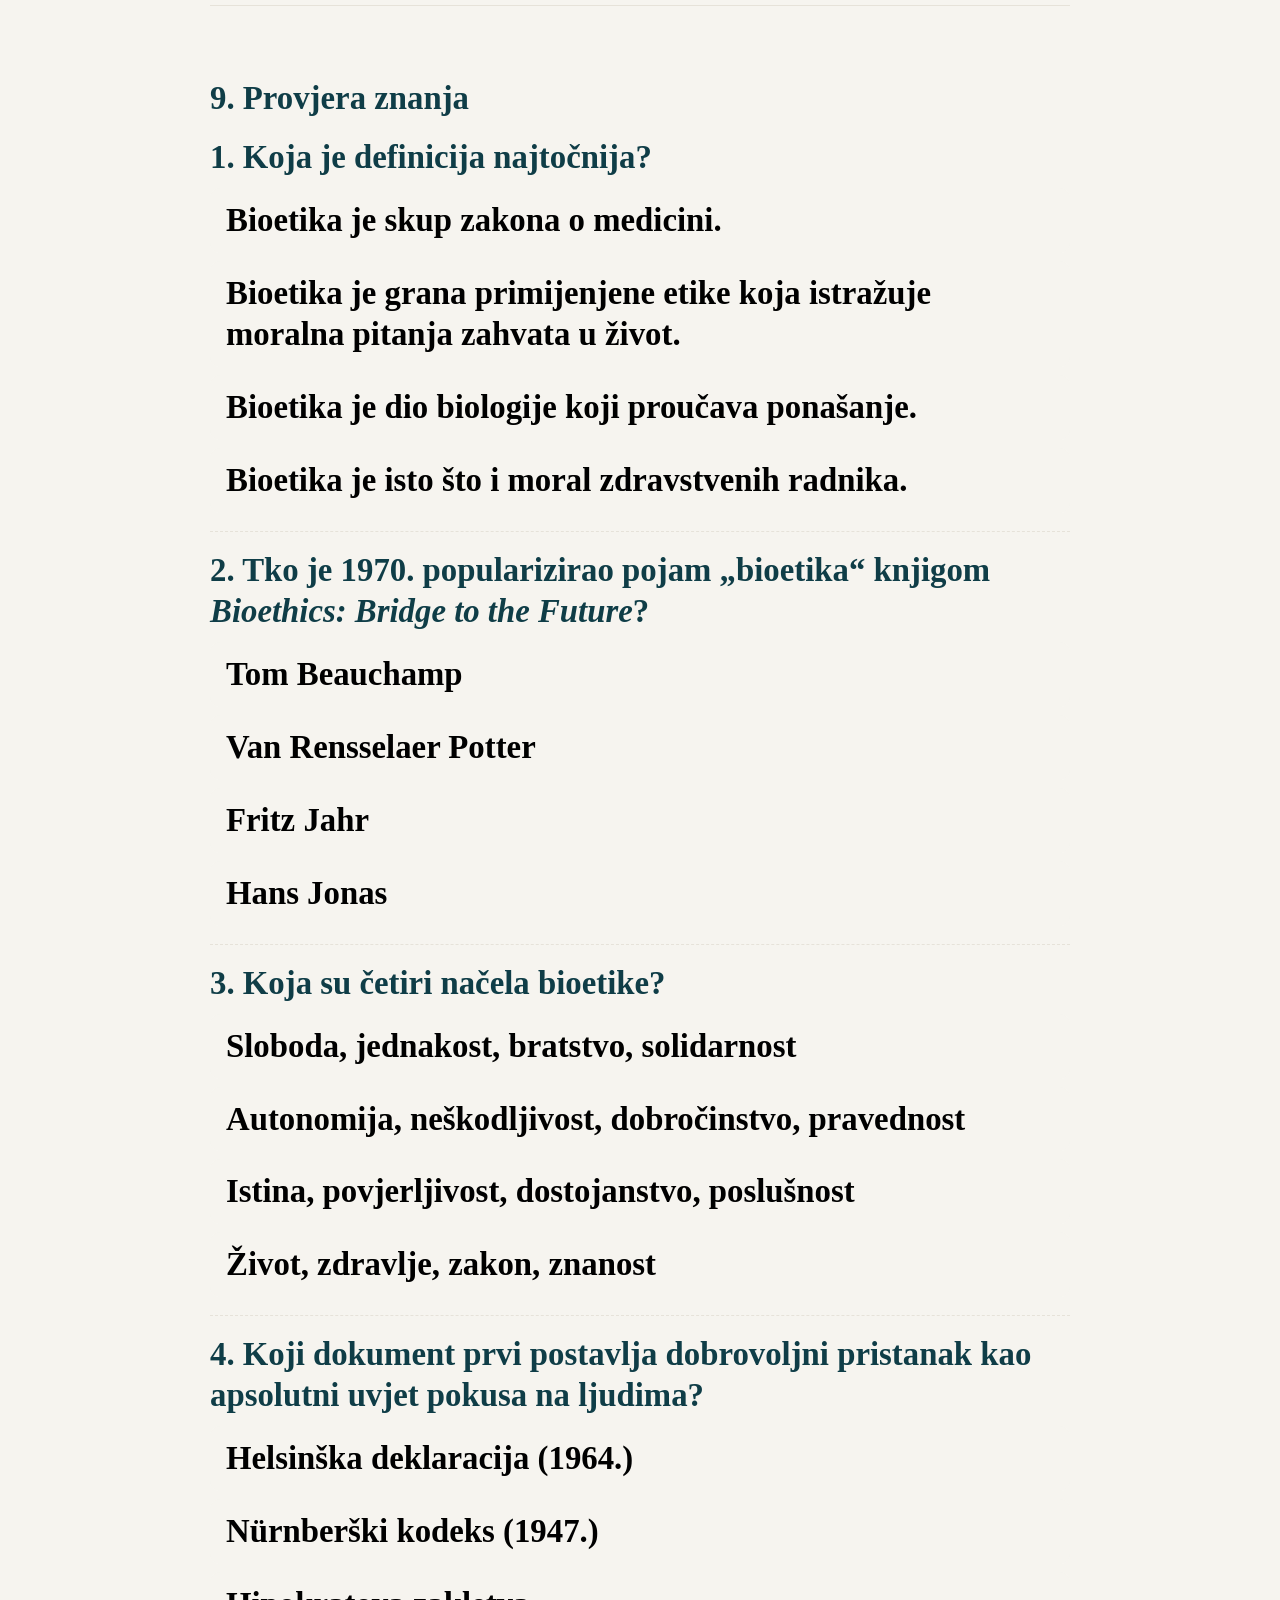
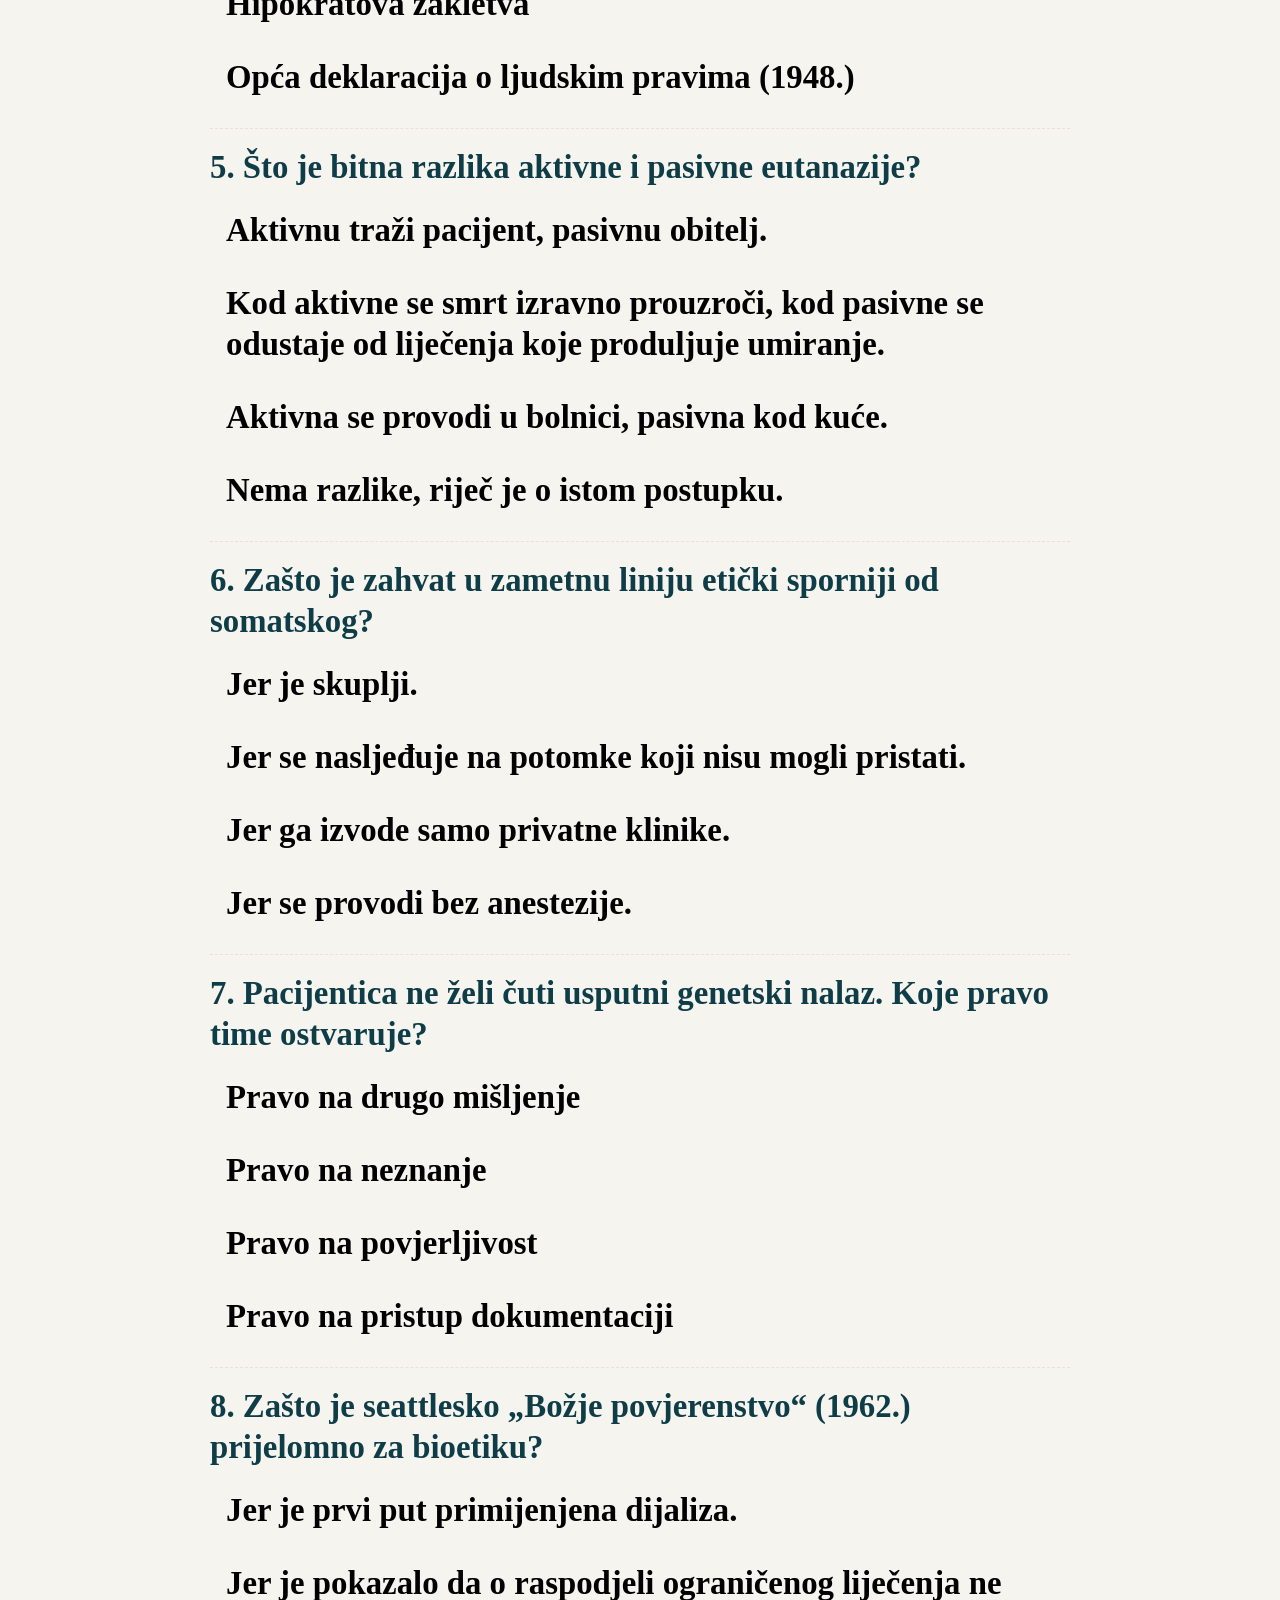
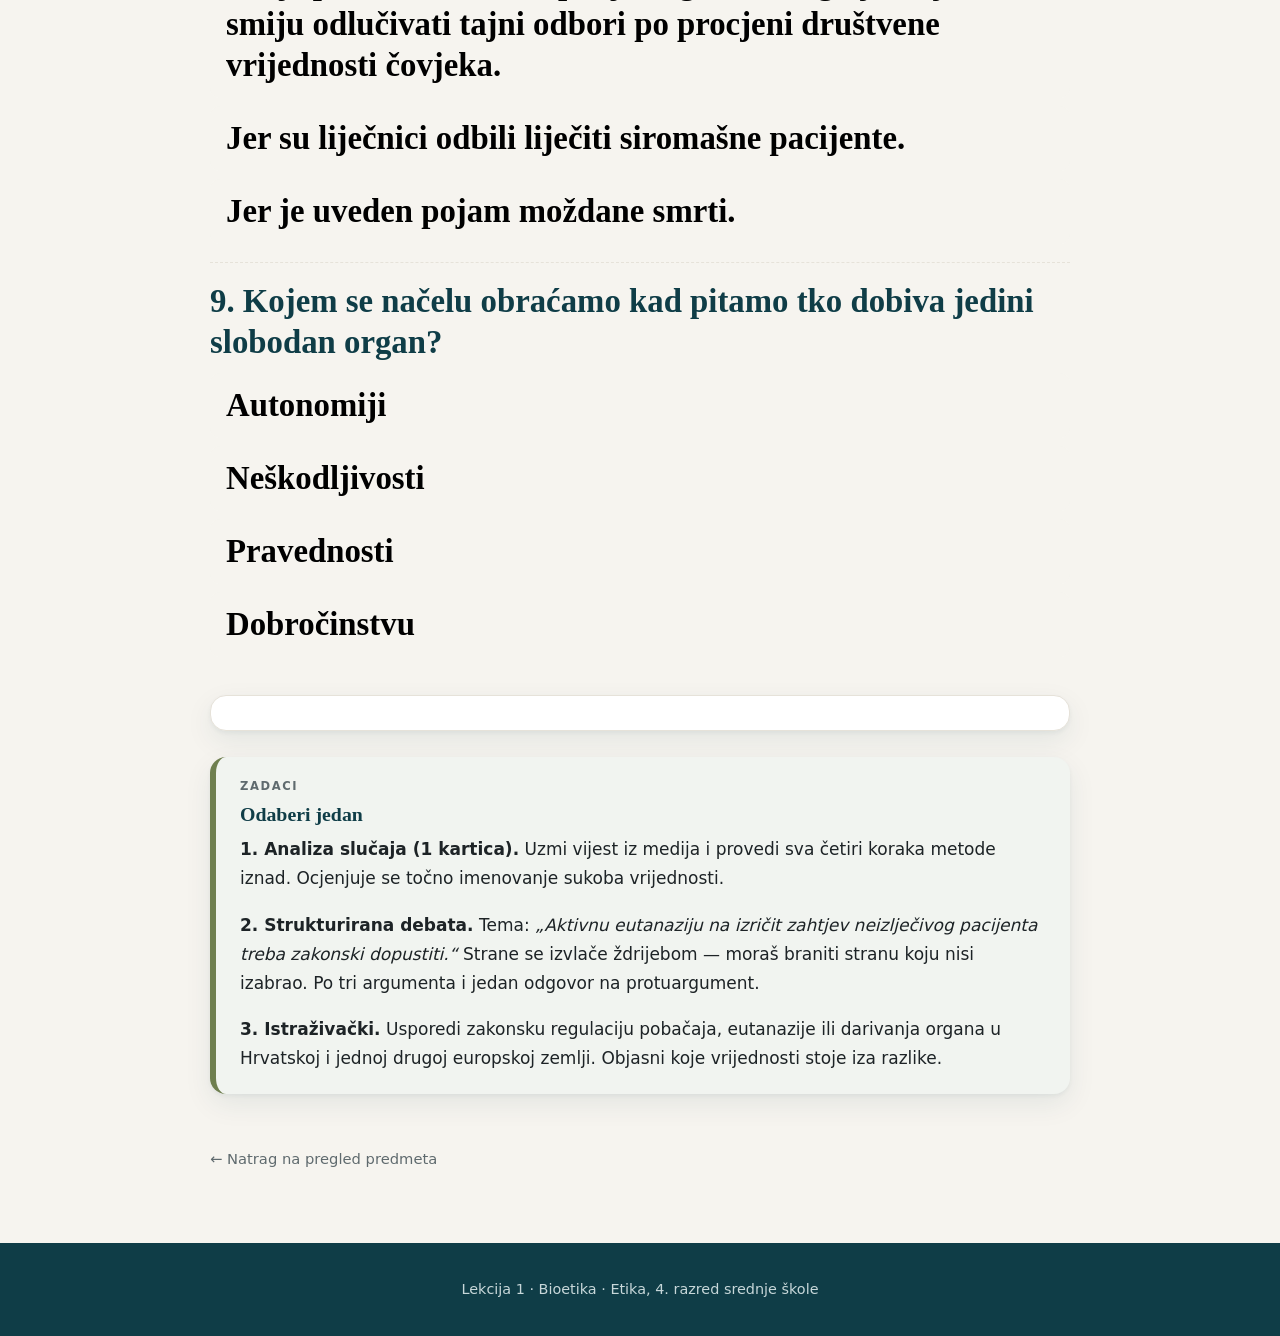
<file: lekcija1.html>
<!DOCTYPE html>
<html lang="hr">
<head>
<meta charset="UTF-8">
<meta name="viewport" content="width=device-width, initial-scale=1">
<title>Lekcija 1 — Bioetika | Etika 4. razred</title>
<link rel="stylesheet" href="style.css">
</head>
<body>

<header class="topbar">
  <div class="topbar-in">
    <a class="brand" href="index.html">Etika <span>&middot;</span> 4. razred</a>
    <nav>
      <a href="#pojam">Pojam</a>
      <a href="#povijest">Povijest</a>
      <a href="#nacela">4 načela</a>
      <a href="#pocetak">Početak i kraj</a>
      <a href="#geni">Geni i AI</a>
      <a href="#slucajevi">Slučajevi</a>
      <a href="#kviz">Kviz</a>
    </nav>
  </div>
</header>

<section class="hero">
  <div class="wrap">
    <span class="eyebrow">Lekcija 1</span>
    <h1>Bioetika: etika na granici života</h1>
    <p class="lead">Nastala je iz sramote, a ne iz teorije. Ovo je priča o tome kako je medicina
    prestala biti stvar liječnikove savjesti i postala predmet javne rasprave.</p>
    <svg class="puls" viewBox="0 0 340 28" fill="none" aria-hidden="true">
      <path d="M0 14h110l10-11 12 22 11-22 9 11h68l8-7 9 14 8-7h95" stroke="#1f8a80" stroke-width="2"
            stroke-linecap="round" stroke-linejoin="round"/>
    </svg>
  </div>
</section>

<main class="wrap">

  <div class="kutija definicija">
    <span class="nadnaslov">Ishodi učenja</span>
    <p style="margin-bottom:0">Nakon lekcije trebaš moći: definirati bioetiku i smjestiti je u sustav etičkih
    disciplina; nabrojati i primijeniti <strong>četiri načela</strong>; objasniti <strong>informirani pristanak</strong>
    i zašto je nastao; razlikovati aktivnu i pasivnu eutanaziju te terapijsko i poboljšavajuće uređivanje gena;
    analizirati konkretan slučaj tako da imenuješ <em>koje se vrijednosti sudaraju</em> i obraniš stav argumentom.</p>
  </div>

  <ol class="sadrzaj">
    <li><a href="#pojam">Što je bioetika i odakle riječ</a></li>
    <li><a href="#povijest">Zašto je nastala: šest datuma koje treba znati</a></li>
    <li><a href="#nacela">Četiri načela bioetike</a></li>
    <li><a href="#pristanak">Informirani pristanak</a></li>
    <li><a href="#pocetak">Početak života i kraj života</a></li>
    <li><a href="#organi">Tko dobiva organ? Etika raspodjele</a></li>
    <li><a href="#geni">Uređivanje gena i umjetna inteligencija</a></li>
    <li><a href="#slucajevi">Simulator dilema</a></li>
    <li><a href="#kviz">Provjera znanja</a></li>
  </ol>

  <h2 id="pojam">1. Što je bioetika</h2>
  <p>Podsjetnik iz uvoda: <strong>etika je znanost, moral su vrijednosti.</strong> Bioetika je
  <em>grana primijenjene etike</em> — dakle znanstvena disciplina, ne popis zabrana — koja istražuje
  moralna pitanja što ih otvaraju znanosti o životu: medicina, biologija, biotehnologija, ekologija.</p>

  <div class="kutija definicija">
    <span class="nadnaslov">Definicija</span>
    <h3>Bioetika</h3>
    <p style="margin-bottom:0">Interdisciplinarno područje koje ispituje etičke aspekte zahvata u život —
    ljudski, životinjski i biljni — te odgovornost čovjeka prema živome uopće.
    Grčki <em>bios</em> (život) + <em>ethos</em> (običaj, značaj).</p>
  </div>

  <p>Riječ je dvaput izmišljena. Njemački teolog <strong>Fritz Jahr</strong> upotrijebio ju je već
  <strong>1927.</strong> („Bio-Ethik&ldquo;), tražeći proširenje Kantova imperativa na sva živa bića.
  Zaboravljena je, pa ju je 1970. neovisno skovao američki onkolog
  <strong>Van Rensselaer Potter</strong> u knjizi <em>Bioethics: Bridge to the Future</em> — kao
  „most&ldquo; između prirodnih znanosti i humanistike, da nas znanje ne pretekne mudrost.</p>

  <div class="kutija povijest">
    <span class="nadnaslov">Hrvatski doprinos</span>
    <p style="margin-bottom:0">U Hrvatskoj je razvijen koncept <strong>integrativne bioetike</strong>
    (Ante Čović i zagrebački krug, tzv. „Lošinjski dani bioetike&ldquo;). Osnovna ideja: bioetika nije samo
    medicinska etika i ne smije je voditi samo jedna struka. Potreban je <em>pluriperspektivizam</em> —
    liječnik, pravnik, filozof, teolog, biolog i pacijent gledaju isti problem iz različitih kutova i tek
    zajedno daju cjelovitu sliku. Zato se bioetičke odluke donose u <strong>etičkim povjerenstvima</strong>,
    a ne u jednoj glavi.</p>
  </div>

  <h2 id="povijest">2. Zašto je nastala: šest datuma</h2>
  <p>Bioetika nije nastala u predavaonici nego kao odgovor na konkretne slučajeve u kojima je znanost
  pregazila čovjeka.</p>

  <ul class="crta">
    <li><span class="god">1947.</span> <strong>Nürnberški kodeks.</strong> Nakon suđenja nacističkim liječnicima
    donosi se prvi međunarodni dokument o pokusima na ljudima. Prva rečenica: <em>„Dobrovoljni pristanak
    ljudskog subjekta apsolutno je nužan.&ldquo;</em> To je rođenje ideje informiranog pristanka.</li>

    <li><span class="god">1951.</span> <strong>Henrietta Lacks.</strong> Stanice uzete bez znanja pacijentice
    (linija HeLa) postale su temelj tisuća istraživanja i cjepiva. Obitelj desetljećima nije znala ni za to
    ni za zaradu koju su donijele. Pitanje: čije je tkivo kad izađe iz tijela?</li>

    <li><span class="god">1962.</span> <strong>Seattle i „Božje povjerenstvo&ldquo;.</strong> Prvi put u povijesti
    laici odlučuju tko će od bubrežnih bolesnika dobiti dijalizu, a tko umrijeti. Slučaj koji se najčešće
    navodi kao <em>rođenje bioetike</em> &mdash; detaljnije odmah ispod.</li>

    <li><span class="god">1964.</span> <strong>Helsinška deklaracija</strong> Svjetskoga liječničkog udruženja —
    do danas temeljni dokument etike medicinskih istraživanja, više puta revidiran.</li>

    <li><span class="god">1968.</span> <strong>Harvardska definicija moždane smrti.</strong> Respirator je
    stvorio stanje koje prije nije postojalo: srce kuca, mozak je mrtav. Medicina je morala redefinirati
    <em>smrt</em> — a time i uvjete za transplantaciju.</li>

    <li><span class="god">1979.</span> <strong>Beauchamp i Childress</strong> objavljuju
    <em>Principles of Biomedical Ethics</em> i formuliraju četiri načela koja su i danas radni okvir
    bioetike u cijelome svijetu.</li>
  </ul>

  <div class="kutija povijest">
    <span class="nadnaslov">Ključni slučaj &middot; Seattle, 1962.</span>
    <h3>„Božje povjerenstvo&ldquo; — sedmero ljudi koji su odlučivali tko će živjeti</h3>
    <p>Liječnik <strong>Belding Scribner</strong> 1960. je u Seattleu razvio šant (cjevčicu) koji je omogućio
    da se bolesnika s zatajenjem bubrega priključi na dijalizu <em>trajno</em>, a ne samo jednom.
    Bolest koja je do jučer bila sigurna smrtna presuda odjednom je postala stanje s kojim se može živjeti
    godinama.</p>
    <p>Problem: u cijelom gradu bilo je svega nekoliko aparata, a stotine bolesnika. Netko je morao odlučiti
    tko će ih dobiti. Liječnici su zaključili nešto neobično — da ta odluka <strong>nije medicinska</strong> —
    i osnovali <em>Admissions and Policy Committee</em>: sedmero anonimnih građana (odvjetnik, svećenik,
    bankar, domaćica, sindikalni čelnik, državni službenik, kirurg). Liječnici su im dostavljali samo popis
    pacijenata koji su medicinski prikladni; povjerenstvo je između njih biralo.</p>
    <p>Kad je novinarka <strong>Shana Alexander</strong> 1962. u magazinu <em>Life</em> objavila reportažu
    pod naslovom <em>„They Decide Who Lives, Who Dies&ldquo;</em>, javnost je saznala po čemu su birali:
    po dobi, bračnom stanju, broju uzdržavane djece, prihodu, obrazovanju, zaposlenju, crkvenoj i društvenoj
    aktivnosti — dakle po <strong>procijenjenoj društvenoj vrijednosti čovjeka</strong>.</p>
    <blockquote style="margin:14px 0">
      Sjeverozapad Pacifika nije mjesto za Henryja Davida Thoreaua s bolesnim bubrezima.
      <footer>Sanders i Dukeminier, pravna kritika seattleskog povjerenstva (1968.)</footer>
    </blockquote>
    <p style="margin-bottom:0">Poanta kritike: povjerenstvo nije nagrađivalo pravednost nego
    <em>sličnost sebi</em> — uredan, zaposlen, oženjen građanin srednje klase imao je najveće izglede.
    Upravo je taj skandal pokrenuo modernu bioetiku: postalo je jasno da o <strong>raspodjeli</strong>
    ne smije odlučivati ni liječnikov osjećaj ni tajni odbor, nego <strong>javno poznati, obrazloživi
    kriteriji</strong>. Iz te rasprave izrasla su etička povjerenstva, triažni protokoli i naposljetku
    četiri načela bioetike.</p>
  </div>

  <details class="akordeon">
    <summary>Kako je priča završila — i zašto je to važno</summary>
    <p>SAD je 1972. donio odluku da <em>sve</em> troškove dijalize za bubrežne bolesnike preuzme država
    (program u sklopu Medicarea). Time je problem nestao — ne zato što je pronađen pravedan kriterij,
    nego zato što je uklonjena oskudica.</p>
    <p style="margin-bottom:0">Zato ovaj slučaj ima dvostruku pouku. Prva: kad odlučuješ tko dobiva
    ograničeno dobro, kriterij mora biti javan i obrazložen. Druga, neugodnija: ponekad je pravo
    bioetičko pitanje uopće <em>zašto je dobro ograničeno</em> — i može li se to promijeniti.
    Isti obrazac vratio se u proljeće 2020., kad su bolnice pisale protokole za slučaj da respiratora
    nema dovoljno za sve.</p>
  </details>

  <blockquote>
    Pitanje više nije možemo li nešto učiniti, nego smijemo li to učiniti — i tko o tome odlučuje.
  </blockquote>

  <h2 id="nacela">3. Četiri načela bioetike</h2>
  <p>Ovo je najvažniji alat cijele lekcije. Načela nisu poredana po važnosti i <strong>često se međusobno
  sudaraju</strong> — upravo taj sudar je bioetički problem. Rješavanje se zove <em>vaganje</em>:
  obrazložiti zašto u <em>ovom</em> slučaju jedno načelo ima prednost.</p>

  <div class="nacela">
    <div class="nacelo-k">
      <span class="lat">autonomia</span>
      <h3>1. Poštovanje autonomije</h3>
      <p>Punoljetna, obaviještena i sposobna osoba ima pravo odlučivati o vlastitom tijelu i liječenju —
      uključujući pravo da liječenje <em>odbije</em>.</p>
      <p class="primjer"><strong>Primjer:</strong> pacijent odbija transfuziju iz vjerskih razloga.</p>
    </div>
    <div class="nacelo-k">
      <span class="lat">primum non nocere</span>
      <h3>2. Neškodljivost</h3>
      <p>Ne nanositi štetu. Najstarije pravilo medicine, još iz Hipokratove zakletve.</p>
      <p class="primjer"><strong>Primjer:</strong> ne propisati terapiju čije su nuspojave teže od bolesti.</p>
    </div>
    <div class="nacelo-k">
      <span class="lat">beneficentia</span>
      <h3>3. Dobročinstvo</h3>
      <p>Aktivno činiti dobro za pacijenta, a ne samo izbjegavati štetu.</p>
      <p class="primjer"><strong>Primjer:</strong> predložiti operaciju koja nosi rizik, ali daje pravu šansu.</p>
    </div>
    <div class="nacelo-k">
      <span class="lat">iustitia</span>
      <h3>4. Pravednost</h3>
      <p>Jednak pristup i poštena raspodjela ograničenih resursa — kreveta, lijekova, organa, vremena.</p>
      <p class="primjer"><strong>Primjer:</strong> tko dobiva jedini slobodan respirator?</p>
    </div>
  </div>

  <div class="kutija pitanje">
    <span class="nadnaslov">Test razumijevanja</span>
    <p>Pacijent s teškom, ali izlječivom bolešću odbija operaciju koja bi mu gotovo sigurno spasila život.
    Koja se dva načela izravno sudaraju?</p>
    <div class="izbor" id="izbor-nacela">
      <button data-k="a">Neškodljivost i pravednost</button>
      <button data-k="b">Autonomija i dobročinstvo</button>
      <button data-k="c">Pravednost i autonomija</button>
    </div>
    <div class="odgovor" id="odg-nacela"></div>
  </div>

  <h2 id="pristanak">4. Informirani pristanak</h2>
  <p>Praktični izraz načela autonomije i najvažniji institut suvremene medicine. Nije potpis na papiru nego
  <strong>proces</strong>. Da bi pristanak vrijedio, moraju biti ispunjena četiri uvjeta:</p>

  <div class="grid">
    <div class="card"><span class="ikona">&#128172;</span><h3>Obavijest</h3>
      <p>Pacijent je dobio razumljivo objašnjenje dijagnoze, zahvata, rizika i <em>alternativa</em> —
      uključujući mogućnost da se ne učini ništa.</p></div>
    <div class="card"><span class="ikona">&#129504;</span><h3>Razumijevanje</h3>
      <p>Informacija je prilagođena pacijentu, a ne struci. Nerazumljiva obavijest nije obavijest.</p></div>
    <div class="card"><span class="ikona">&#9878;&#65039;</span><h3>Dobrovoljnost</h3>
      <p>Bez pritiska, ucjene ili žurbe. Pristanak dan iz straha od odbijanja skrbi nije slobodan.</p></div>
    <div class="card"><span class="ikona">&#9989;</span><h3>Sposobnost odlučivanja</h3>
      <p>Pacijent je u stanju shvatiti posljedice. Ako nije — odlučuje zakonski zastupnik,
      po pacijentovoj poznatoj volji ili njegovu najboljem interesu.</p></div>
  </div>

  <details class="akordeon">
    <summary>Granični slučajevi: djeca, hitnoća, demencija</summary>
    <p><strong>Maloljetnici:</strong> odlučuju roditelji, ali se mišljenje djeteta uvažava razmjerno zrelosti.
    Ako roditeljska odluka izravno ugrožava dijete, nadležna tijela mogu intervenirati.</p>
    <p><strong>Hitnoća:</strong> kod besvjesnog pacijenta pretpostavlja se pristanak na nužnu pomoć.</p>
    <p style="margin-bottom:0"><strong>Ranija izjava volje:</strong> osoba može unaprijed zapisati što želi
    ako izgubi sposobnost odlučivanja (u više zemalja pravno obvezujuće).</p>
  </details>

  <h2 id="pocetak">5. Početak života i kraj života</h2>
  <p>Dva najspornija područja bioetike. Oba se svode na isto pitanje: <strong>komu pripisujemo moralni status
  i od kojeg trenutka?</strong></p>

  <h3>Početak života</h3>
  <p>Kada nastaje osoba? Ponuđeni kriteriji: oplodnja, ugniježđenje, pojava moždane aktivnosti,
  sposobnost preživljavanja izvan maternice, rođenje. Svaki povlači crtu na drugom mjestu i svaki ima
  posljedice za pobačaj, izvantjelesnu oplodnju i istraživanja na embrijima.</p>
  <ul>
    <li><strong>IVF (izvantjelesna oplodnja):</strong> što s viškom zametaka — uništiti ih, zamrznuti,
    darovati ili koristiti za istraživanje?</li>
    <li><strong>PGD (predimplantacijska dijagnostika):</strong> odabir zametka bez teške nasljedne bolesti
    većina smatra opravdanim. A odabir po spolu? Po visini? Gdje prestaje medicina, a počinje narudžba?</li>
    <li><strong>Surogatstvo:</strong> je li to solidarnost ili tržište ljudskim tijelom?</li>
  </ul>

  <h3>Kraj života</h3>
  <div class="tablica-scroll">
    <table class="usporedba">
      <thead><tr><th>Pojam</th><th>Što znači</th><th>Status</th></tr></thead>
      <tbody>
        <tr><td><strong>Aktivna eutanazija</strong></td><td>Liječnik na izričit zahtjev pacijenta izravno
        prouzroči smrt (npr. injekcijom)</td><td>Zabranjena u većini zemalja; dopuštena uz stroge uvjete
        u Nizozemskoj, Belgiji, Luksemburgu, Kanadi, Španjolskoj</td></tr>
        <tr><td><strong>Pomognuto samoubojstvo</strong></td><td>Liječnik osigurava sredstvo, ali ga pacijent
        sam primjenjuje</td><td>Dopušteno npr. u Švicarskoj i nekim saveznim državama SAD-a</td></tr>
        <tr><td><strong>Pasivna eutanazija / odustajanje od uzaludnog liječenja</strong></td><td>Ne započinje se
        ili se prekida liječenje koje samo produljuje umiranje</td><td>Uz pristanak pacijenta pravno i etički
        prihvaćeno u većini zemalja, uključujući Hrvatsku</td></tr>
        <tr><td><strong>Palijativna skrb</strong></td><td>Suzbijanje boli i patnje bez namjere skraćivanja
        života; cilj je dostojanstven kraj</td><td>Standard suvremene medicine i najčešći stvarni odgovor
        na zahtjev za eutanazijom</td></tr>
      </tbody>
    </table>
  </div>

  <div class="kutija upozorenje">
    <span class="nadnaslov">Pojmovna zamka</span>
    <p style="margin-bottom:0"><strong>„Eutanazija&ldquo; doslovno znači „dobra smrt&ldquo;</strong> — ali povijesno je
    ta riječ zloupotrijebljena za nacistički program ubijanja bolesnih i invalidnih osoba (Aktion T4),
    koji <em>nije</em> imao veze s pristankom pacijenta. Zato u raspravi uvijek moraš precizirati o čemu govoriš:
    <em>dobrovoljno</em>, <em>nedobrovoljno</em> ili <em>protiv volje</em>. Bez tog razlikovanja rasprava je besmislena.</p>
  </div>

  <details class="akordeon">
    <summary>Dva glavna argumenta, jedan protiv drugoga</summary>
    <p><strong>Za dopuštanje:</strong> autonomija je vrhovna vrijednost; ako odlučujem o svom životu,
    odlučujem i o njegovu kraju. Prisiljavati čovjeka na trajnu patnju bez izgleda za poboljšanje
    samo je po sebi okrutno.</p>
    <p style="margin-bottom:0"><strong>Protiv:</strong> život je neotuđiva vrijednost, a uloga medicine je
    liječiti, ne usmrćivati. Dodaje se argument <em>skliske padine</em>: jednom kad društvo prihvati
    „bolje mrtav nego ovakav&ldquo;, pritisak na stare, bolesne i siromašne raste — i pristanak prestaje biti
    stvarno slobodan. Odgovor na patnju je bolja palijativna skrb, ne smrt.</p>
  </details>

  <h2 id="organi">6. Tko dobiva organ? Etika raspodjele</h2>
  <p>Organâ je uvijek manje nego ljudi koji ih trebaju. To je čisti problem <strong>pravednosti</strong>:
  ne pitamo je li zahvat dopušten, nego <em>komu</em> pripada ograničeno dobro. Mogući kriteriji:</p>
  <ul>
    <li><strong>Medicinski:</strong> podudarnost tkiva, hitnost, izgledi za uspjeh. Najmanje sporan.</li>
    <li><strong>Vrijeme čekanja:</strong> tko je dulje na listi. Formalno pravedno, ali ignorira težinu stanja.</li>
    <li><strong>Dobit u godinama života:</strong> favorizira mlađe — je li to diskriminacija starijih?</li>
    <li><strong>Odgovornost za bolest:</strong> treba li pušač ili teški alkoholičar imati nižu prednost?
    Opasan kriterij: medicina bi postala sud koji dijeli zasluge.</li>
    <li><strong>Društvena korist:</strong> gotovo jednoglasno odbačen — vodi ideji da neki životi vrijede više.
    Upravo je na tom kriteriju pao seattleski „Božje povjerenstvo&ldquo; iz 1962.
    (<a href="#povijest">vidi 2. poglavlje</a>), i zato ga današnji protokoli izrijekom isključuju.</li>
  </ul>
  <div class="kutija nacelo">
    <span class="nadnaslov">Hrvatski kontekst</span>
    <p style="margin-bottom:0">Hrvatska primjenjuje model <strong>pretpostavljenog pristanka</strong>
    (<em>opt-out</em>): darivateljem se smatra svaka punoljetna osoba koja se za života nije izričito
    protivila. Uz Eurotransplant, to je Hrvatsku godinama držalo pri vrhu svjetskih ljestvica po broju
    transplantacija po stanovniku. Etičko pitanje koje ostaje: je li šutnja pristanak?</p>
  </div>

  <h2 id="geni">7. Uređivanje gena i umjetna inteligencija</h2>

  <h3>CRISPR i granica između liječenja i poboljšavanja</h3>
  <p>Tehnika CRISPR-Cas9 omogućuje precizno rezanje i mijenjanje DNK. Ključne razlike koje moraš znati:</p>
  <div class="grid">
    <div class="card"><span class="ikona">&#129516;</span><h3>Somatski zahvat</h3>
      <p>Mijenja gene u stanicama <em>jedne osobe</em>; ne prenosi se na potomke. Etički se tretira kao
      svaka druga terapija — vrijedi omjer koristi i rizika te pristanak.</p></div>
    <div class="card"><span class="ikona">&#129521;</span><h3>Zahvat u zametnu liniju</h3>
      <p>Mijenja spolne stanice ili zametak — promjena se <strong>nasljeđuje</strong>.
      Zahvaća ljude koji nisu mogli pristati. Danas gotovo svugdje zabranjeno.</p></div>
    <div class="card"><span class="ikona">&#128137;</span><h3>Terapija</h3>
      <p>Uklanjanje teške bolesti (npr. srpasta anemija). Široko prihvaćeno kao dobročinstvo.</p></div>
    <div class="card"><span class="ikona">&#11088;</span><h3>Poboljšavanje (<em>enhancement</em>)</h3>
      <p>Povećanje sposobnosti iznad zdravog prosjeka. Otvara pitanje jednakosti: bi li genetska prednost
      postala nova vrsta klasne podjele?</p></div>
  </div>

  <div class="kutija povijest">
    <span class="nadnaslov">Stvaran slučaj</span>
    <p style="margin-bottom:0"><strong>2018.</strong> kineski znanstvenik <strong>He Jiankui</strong> objavio je da
    su se rodile prve djevojčice s uređenim genomom — izmijenio im je gen CCR5 kako bi bile otpornije na HIV.
    Znanstvena zajednica gotovo je jednoglasno osudila zahvat: bez stvarne medicinske potrebe, uz nedostatan
    pristanak i nepoznate rizike za djecu koja nikad neće moći povući svoju „odluku&ldquo;.
    Osuđen je na tri godine zatvora. Slučaj je pokazao da tehnički napredak <em>uvijek</em> stiže prije regulacije.</p>
  </div>

  <h3>Umjetna inteligencija u medicini</h3>
  <p>Algoritmi već čitaju snimke bolje od prosječnog radiologa. Bioetička pitanja koja se otvaraju:</p>
  <ul>
    <li><strong>Odgovornost:</strong> ako algoritam previdi tumor — odgovara liječnik, bolnica ili proizvođač?</li>
    <li><strong>Transparentnost:</strong> smije li odluku o terapiji donositi sustav čije obrazloženje nitko
    ne može provjeriti („crna kutija&ldquo;)?</li>
    <li><strong>Pristranost:</strong> model naučen na podacima jedne populacije griješi na drugoj — i time
    krši načelo pravednosti.</li>
    <li><strong>Privatnost:</strong> zdravstveni podaci najosjetljiviji su podaci koje čovjek ima.</li>
  </ul>

  <hr class="razdjelnik">

  <h2 id="slucajevi">8. Simulator dilema</h2>
  <p>Za svaki slučaj odaberi odgovor, a zatim pročitaj analizu. Nema „službeno točnog&ldquo; rješenja —
  ocjenjuje se <strong>argument</strong>, ne odabir.</p>

  <div class="slucaj">
    <span class="broj">Slučaj 1</span>
    <h3>Pacijent koji odbija transfuziju</h3>
    <p>Muškarac (34), pri punoj svijesti i informiran, nakon prometne nesreće odbija transfuziju krvi iz
    vjerskih razloga. Bez nje su izgledi za preživljavanje mali. S njom bi vjerojatno bio zdrav za mjesec dana.</p>
    <div class="izbor" id="izbor-s1">
      <button data-k="a">Dati transfuziju — spašavanje života važnije je od uvjerenja.</button>
      <button data-k="b">Poštovati odluku i primijeniti sve alternativne postupke.</button>
      <button data-k="c">Odgoditi i tražiti pristanak obitelji.</button>
    </div>
    <div class="odgovor" id="odg-s1"></div>
    <div class="sukob"><span>Autonomija</span><span>vs.</span><span>Dobročinstvo</span></div>
  </div>

  <div class="slucaj">
    <span class="broj">Slučaj 2</span>
    <h3>Posljednji respirator</h3>
    <p>U jedinici intenzivnog liječenja slobodan je jedan respirator. Stižu dva pacijenta:
    žena (72) s većim izgledima za oporavak i muškarac (35) s manjim izgledima, otac dvoje djece.</p>
    <div class="izbor" id="izbor-s2">
      <button data-k="a">Mlađem pacijentu — pred njim je više života.</button>
      <button data-k="b">Onoj s većim medicinskim izgledima za preživljavanje.</button>
      <button data-k="c">Ždrijebom — svaki život vrijedi jednako.</button>
    </div>
    <div class="odgovor" id="odg-s2"></div>
    <div class="sukob"><span>Pravednost</span><span>vs.</span><span>Korisnost</span><span>vs.</span><span>Jednakost</span></div>
  </div>

  <div class="slucaj">
    <span class="broj">Slučaj 3</span>
    <h3>Genetski nalaz koji nitko nije tražio</h3>
    <p>Genetsko testiranje zbog jedne bolesti slučajno otkriva da pacijentica ima visok rizik od teške
    nasljedne bolesti koja se javlja poslije 50. godine i za koju nema lijeka. Ima i dvoje odrasle djece,
    koja bi mutaciju mogla naslijediti — ali nisu pacijenti ove ustanove.</p>
    <div class="izbor" id="izbor-s3">
      <button data-k="a">Reći joj sve, uključujući rizik za djecu.</button>
      <button data-k="b">Prvo je pitati želi li uopće znati nalaz koji nije tražila.</button>
      <button data-k="c">Ne govoriti ništa — nalaz nije predmet pretrage i samo bi naškodio.</button>
    </div>
    <div class="odgovor" id="odg-s3"></div>
    <div class="sukob"><span>Pravo na znanje</span><span>vs.</span><span>Pravo na neznanje</span><span>vs.</span><span>Zaštita trećih</span></div>
  </div>

  <div class="kutija nacelo">
    <span class="nadnaslov">Metoda</span>
    <h3>Kako se analizira bioetički slučaj (4 koraka)</h3>
    <p><strong>1. Činjenice.</strong> Što točno znamo, a što pretpostavljamo? Puno „etičkih&ldquo; sporova
    zapravo su sporovi oko činjenica.</p>
    <p><strong>2. Sudionici.</strong> Tko je sve zahvaćen — pacijent, obitelj, osoblje, drugi pacijenti, društvo?</p>
    <p><strong>3. Sukob vrijednosti.</strong> Imenuj koja se dva (ili više) načela sudaraju.</p>
    <p style="margin-bottom:0"><strong>4. Vaganje i odluka.</strong> Kojem načelu <em>u ovom slučaju</em>
    daješ prednost i zašto — te što činiš da šteta drugome bude što manja.</p>
  </div>

  <hr class="razdjelnik">

  <h2 id="kviz">9. Provjera znanja</h2>
  <div class="kviz" id="kviz"></div>
  <p class="rezultat" id="rez-kviz"></p>

  <div class="kutija zadatak">
    <span class="nadnaslov">Zadaci</span>
    <h3>Odaberi jedan</h3>
    <p><strong>1. Analiza slučaja (1 kartica).</strong> Uzmi vijest iz medija i provedi sva četiri koraka
    metode iznad. Ocjenjuje se točno imenovanje sukoba vrijednosti.</p>
    <p><strong>2. Strukturirana debata.</strong> Tema: <em>„Aktivnu eutanaziju na izričit zahtjev neizlječivog
    pacijenta treba zakonski dopustiti.&ldquo;</em> Strane se izvlače ždrijebom — moraš braniti stranu koju nisi izabrao.
    Po tri argumenta i jedan odgovor na protuargument.</p>
    <p style="margin-bottom:0"><strong>3. Istraživački.</strong> Usporedi zakonsku regulaciju pobačaja,
    eutanazije ili darivanja organa u Hrvatskoj i jednoj drugoj europskoj zemlji. Objasni koje vrijednosti
    stoje iza razlike.</p>
  </div>

  <a class="povratak" href="index.html">Natrag na pregled predmeta</a>
</main>

<footer class="podnozje">
  <div class="wrap">
    <p style="margin:0">Lekcija 1 &middot; Bioetika &middot; Etika, 4. razred srednje škole</p>
  </div>
</footer>

<script>
function postaviIzbor(idIzbor, idOdgovor, tekstovi){
  const blok = document.getElementById(idIzbor);
  const izlaz = document.getElementById(idOdgovor);
  blok.querySelectorAll('button').forEach(b => {
    b.addEventListener('click', () => {
      blok.querySelectorAll('button').forEach(x => x.classList.remove('aktivan'));
      b.classList.add('aktivan');
      izlaz.innerHTML = tekstovi[b.dataset.k];
      izlaz.classList.add('vidljiv');
    });
  });
}

postaviIzbor('izbor-nacela','odg-nacela',{
  a:"Nije to. Pravednost bi bila u igri da se radi o raspodjeli ograničenih resursa, a neškodljivost da zahvat šteti.",
  b:"<strong>Točno.</strong> Pacijentova <em>autonomija</em> (pravo da odbije) sudara se s liječnikovim <em>dobročinstvom</em> (dužnošću da pomogne). U suvremenoj medicini autonomija sposobnog i informiranog pacijenta u pravilu ima prednost — ali liječnik ostaje dužan provjeriti je li odluka doista informirana i slobodna.",
  c:"Pravednost se ovdje ne pojavljuje — nema raspodjele ograničenog dobra. Riječ je o sukobu pacijentove volje i liječnikove dužnosti pomaganja."
});

postaviIzbor('izbor-s1','odg-s1',{
  a:"To je <strong>paternalizam</strong> — nekad standard medicine, danas u pravilu neprihvatljiv kod sposobnog i informiranog pacijenta. Prisilno liječenje odrasle osobe koja je jasno odbila pravno je tjelesna povreda, koliko god namjera bila dobra.",
  b:"Stav suvremene bioetike i prava: <strong>autonomija ima prednost</strong>. Ali poštovanje odluke ne znači odustajanje od pacijenta — liječnik je dužan primijeniti sve raspoložive alternative (nadoknada volumena, lijekovi, kirurške tehnike štednje krvi) i dokumentirati odbijanje.",
  c:"Obitelj <em>ne može</em> nadglasati odluku sposobnog odraslog pacijenta. Njihovo je mišljenje relevantno tek ako pacijent izgubi sposobnost odlučivanja — i to kao svjedočanstvo o <em>njegovoj</em> volji, a ne kao njihova želja."
});

postaviIzbor('izbor-s2','odg-s2',{
  a:"Kriterij „dobiti u godinama života“. Utilitaristički obranjiv, ali ga mnogi smatraju dobnom diskriminacijom: implicira da stariji život vrijedi manje. Zamisli isti kriterij primijenjen na sebe za 50 godina.",
  b:"Kriterij koji stvarni <strong>triažni protokoli</strong> najčešće stavljaju na prvo mjesto: izgledi za preživljavanje uz taj resurs. Prednost mu je što se oslanja na medicinsku procjenu, a ne na procjenu vrijednosti osobe. Slabost: i medicinska prognoza sadrži nesigurnost.",
  c:"Ždrijeb ozbiljno shvaća jednaku vrijednost svakog života i uklanja pristranost. Kritika: kad postoji jasna razlika u izgledima, slučajnost svjesno žrtvuje život koji se mogao spasiti. Zato se ždrijeb obično koristi tek kao <em>razrješenje izjednačenih slučajeva</em>."
});

postaviIzbor('izbor-s3','odg-s3',{
  a:"Poštuje pravo na znanje i moguću zaštitu djece, ali preskače korak: nalaz nije tražila. Informacija o neizlječivoj bolesti može teško narušiti kvalitetu života — to je pitanje <em>neškodljivosti</em>.",
  b:"<strong>Standard struke.</strong> Prije genetskog testiranja pacijent se pita želi li čuti i usputne nalaze. Postoji priznato <em>pravo na neznanje</em>. Ako pristane, slijedi genetsko savjetovanje — a o obavještavanju rodbine se razgovara s njom, jer je riječ o informaciji koja se tiče i drugih ljudi.",
  c:"Prešućivanje krši autonomiju i uskraćuje mogućnost praćenja ili prevencije. Liječnik ne smije umjesto pacijenta odlučiti što je za njega predobro ili preteško — smije ga samo pitati."
});

const pitanja = [
  {p:"Koja je definicija najtočnija?",
   o:["Bioetika je skup zakona o medicini.",
      "Bioetika je grana primijenjene etike koja istražuje moralna pitanja zahvata u život.",
      "Bioetika je dio biologije koji proučava ponašanje.",
      "Bioetika je isto što i moral zdravstvenih radnika."],
   t:1,
   obj:"Bioetika je znanstvena disciplina (primijenjena etika), a ne zbirka propisa ni sam moral zdravstvenih radnika."},

  {p:"Tko je 1970. popularizirao pojam „bioetika&ldquo; knjigom <em>Bioethics: Bridge to the Future</em>?",
   o:["Tom Beauchamp","Van Rensselaer Potter","Fritz Jahr","Hans Jonas"],
   t:1,
   obj:"Potter, 1970. Fritz Jahr upotrijebio je riječ još 1927., ali je bila zaboravljena. Beauchamp i Childress dali su 1979. četiri načela."},

  {p:"Koja su četiri načela bioetike?",
   o:["Sloboda, jednakost, bratstvo, solidarnost",
      "Autonomija, neškodljivost, dobročinstvo, pravednost",
      "Istina, povjerljivost, dostojanstvo, poslušnost",
      "Život, zdravlje, zakon, znanost"],
   t:1,
   obj:"Autonomija, neškodljivost (primum non nocere), dobročinstvo i pravednost — Beauchamp i Childress."},

  {p:"Koji dokument prvi postavlja dobrovoljni pristanak kao apsolutni uvjet pokusa na ljudima?",
   o:["Helsinška deklaracija (1964.)","Nürnberški kodeks (1947.)","Hipokratova zakletva","Opća deklaracija o ljudskim pravima (1948.)"],
   t:1,
   obj:"Nürnberški kodeks iz 1947., donesen nakon suđenja nacističkim liječnicima. Njegova prva točka je pristanak."},

  {p:"Što je bitna razlika aktivne i pasivne eutanazije?",
   o:["Aktivnu traži pacijent, pasivnu obitelj.",
      "Kod aktivne se smrt izravno prouzroči, kod pasivne se odustaje od liječenja koje produljuje umiranje.",
      "Aktivna se provodi u bolnici, pasivna kod kuće.",
      "Nema razlike, riječ je o istom postupku."],
   t:1,
   obj:"Razlika je između činjenja i propuštanja. Odustajanje od uzaludnog liječenja uz pristanak pacijenta u većini je zemalja prihvaćeno; izravno usmrćenje nije."},

  {p:"Zašto je zahvat u zametnu liniju etički sporniji od somatskog?",
   o:["Jer je skuplji.",
      "Jer se nasljeđuje na potomke koji nisu mogli pristati.",
      "Jer ga izvode samo privatne klinike.",
      "Jer se provodi bez anestezije."],
   t:1,
   obj:"Promjena zametne linije prenosi se na sve buduće naraštaje — zahvaća osobe koje nikada nisu mogle dati pristanak."},

  {p:"Pacijentica ne želi čuti usputni genetski nalaz. Koje pravo time ostvaruje?",
   o:["Pravo na drugo mišljenje","Pravo na neznanje","Pravo na povjerljivost","Pravo na pristup dokumentaciji"],
   t:1,
   obj:"Pravo na neznanje priznata je sastavnica autonomije u genetici: pacijent bira hoće li informaciju uopće primiti."},

  {p:"Zašto je seattlesko „Božje povjerenstvo&ldquo; (1962.) prijelomno za bioetiku?",
   o:["Jer je prvi put primijenjena dijaliza.",
      "Jer je pokazalo da o raspodjeli ograničenog liječenja ne smiju odlučivati tajni odbori po procjeni društvene vrijednosti čovjeka.",
      "Jer su liječnici odbili liječiti siromašne pacijente.",
      "Jer je uveden pojam moždane smrti."],
   t:1,
   obj:"Povjerenstvo je biralo po dobi, prihodu, zaposlenju i društvenoj aktivnosti. Skandal koji je uslijedio nametnuo je zahtjev za javnim, obrazloživim kriterijima — i time pokrenuo modernu bioetiku."},

  {p:"Kojem se načelu obraćamo kad pitamo tko dobiva jedini slobodan organ?",
   o:["Autonomiji","Neškodljivosti","Pravednosti","Dobročinstvu"],
   t:2,
   obj:"Raspodjela ograničenih resursa uvijek je pitanje pravednosti — po kojem kriteriju dijelimo ono čega nema dovoljno."}
];

const kviz = document.getElementById('kviz');
let tocno = 0, rijeseno = 0;

pitanja.forEach((q, i) => {
  const blok = document.createElement('div');
  blok.className = 'pitanje-blok';
  let html = '<p class="tekst">' + (i+1) + '. ' + q.p + '</p><div class="opcije">';
  q.o.forEach((opt, j) => { html += '<button data-j="' + j + '">' + opt + '</button>'; });
  html += '</div><div class="objasnjenje">' + q.obj + '</div>';
  blok.innerHTML = html;
  kviz.appendChild(blok);

  blok.querySelectorAll('.opcije button').forEach(b => {
    b.addEventListener('click', () => {
      if (blok.dataset.gotovo) return;
      blok.dataset.gotovo = "1";
      const j = Number(b.dataset.j);
      if (j === q.t) { b.classList.add('tocno'); tocno++; }
      else {
        b.classList.add('netocno');
        blok.querySelectorAll('.opcije button')[q.t].classList.add('tocno');
      }
      blok.querySelector('.objasnjenje').classList.add('vidljiv');
      rijeseno++;
      if (rijeseno === pitanja.length) {
        let poruka;
        if (tocno >= 8) poruka = ' — odlično, spreman/na si za analizu slučajeva.';
        else if (tocno >= 6) poruka = ' — dobro, ponovi povijesne datume i razlikovanje eutanazija.';
        else poruka = ' — vrati se na četiri načela i vremensku crtu.';
        document.getElementById('rez-kviz').textContent =
          'Rezultat: ' + tocno + ' / ' + pitanja.length + poruka;
      }
    });
  });
});
</script>

</body>
</html>
</file>
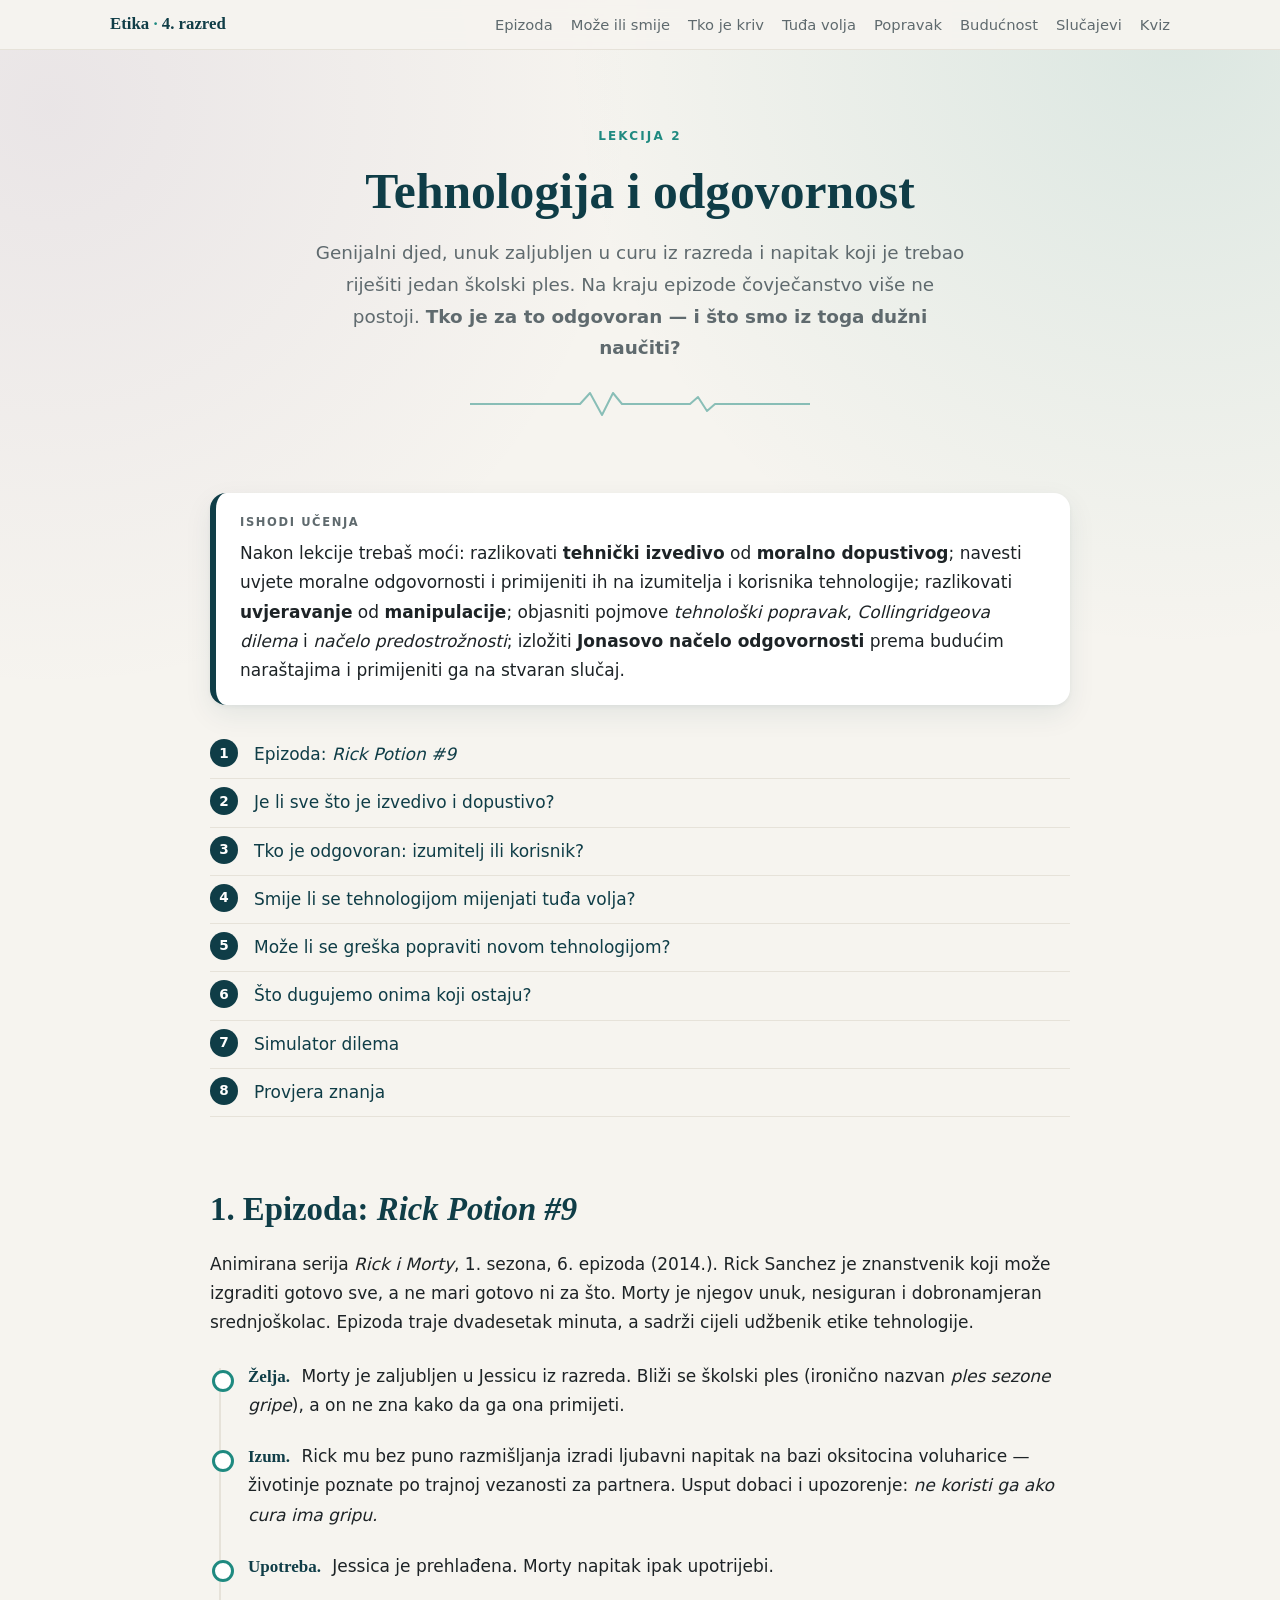
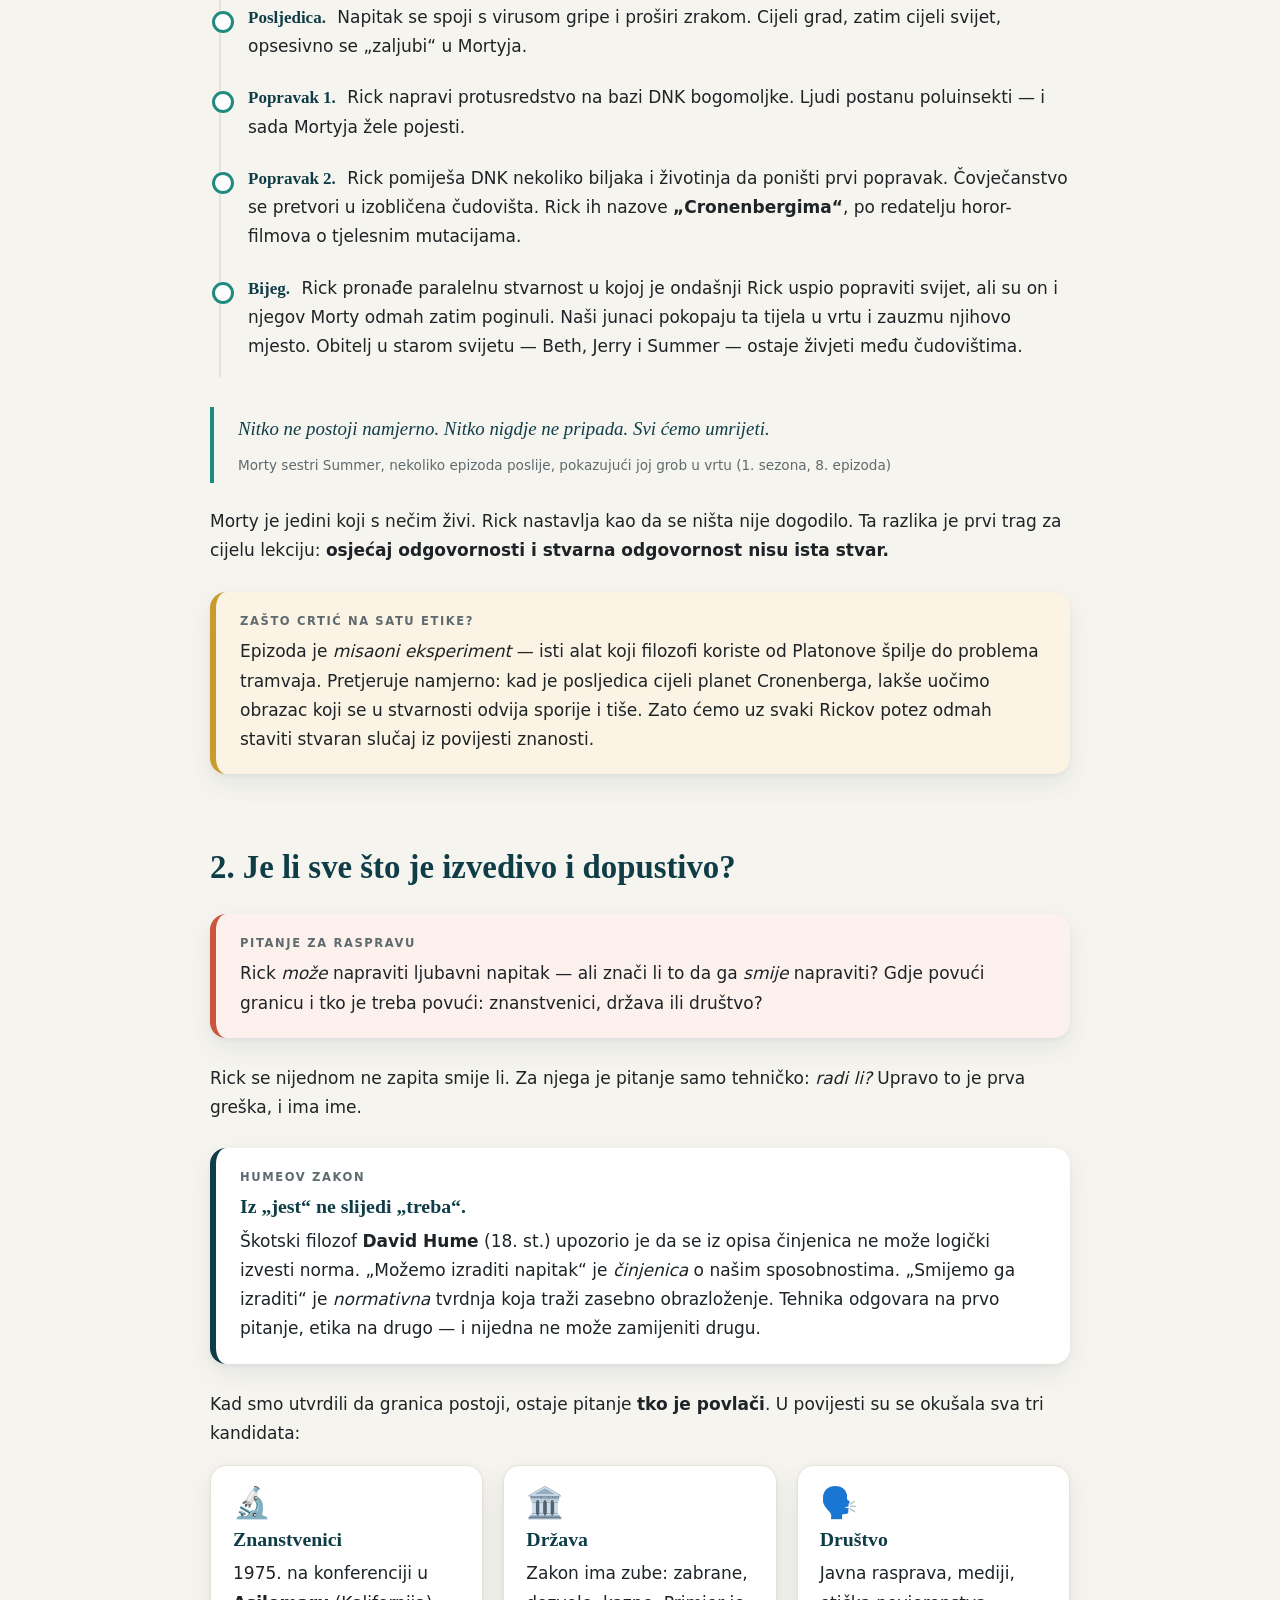
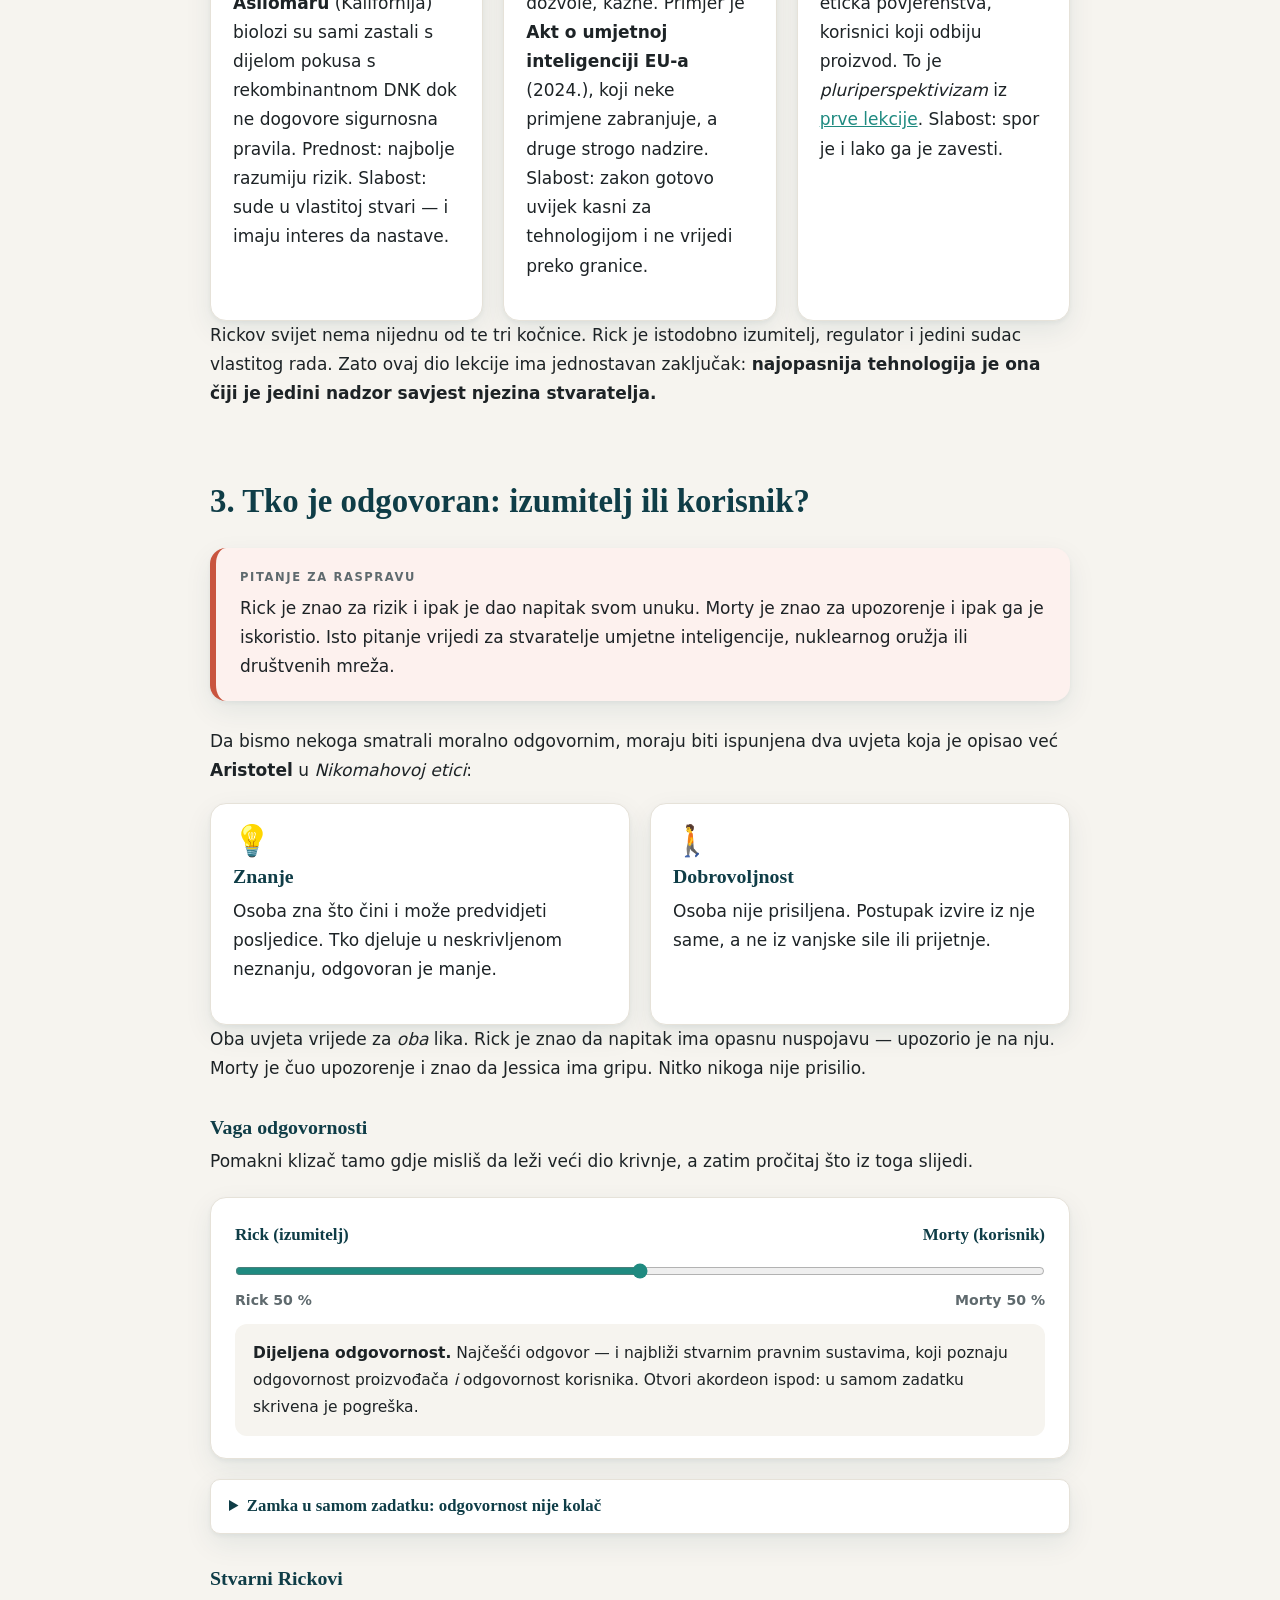
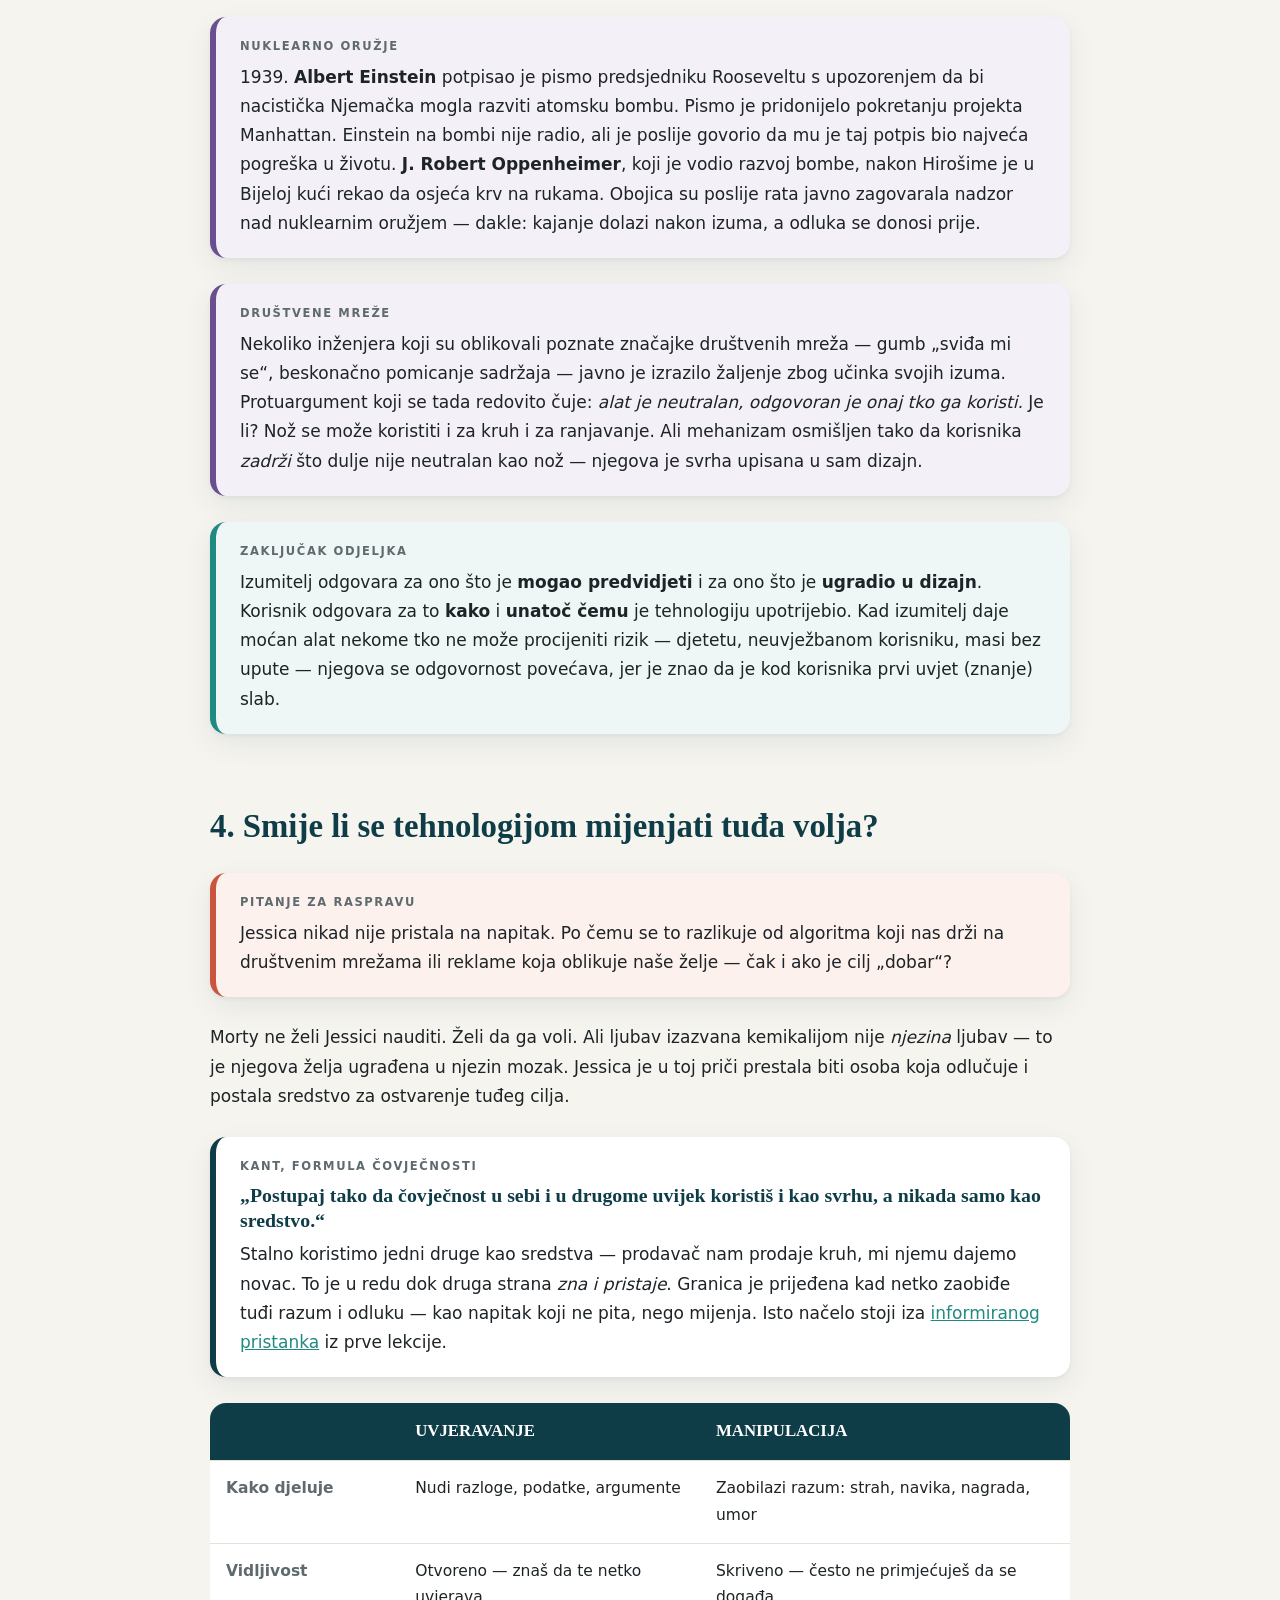
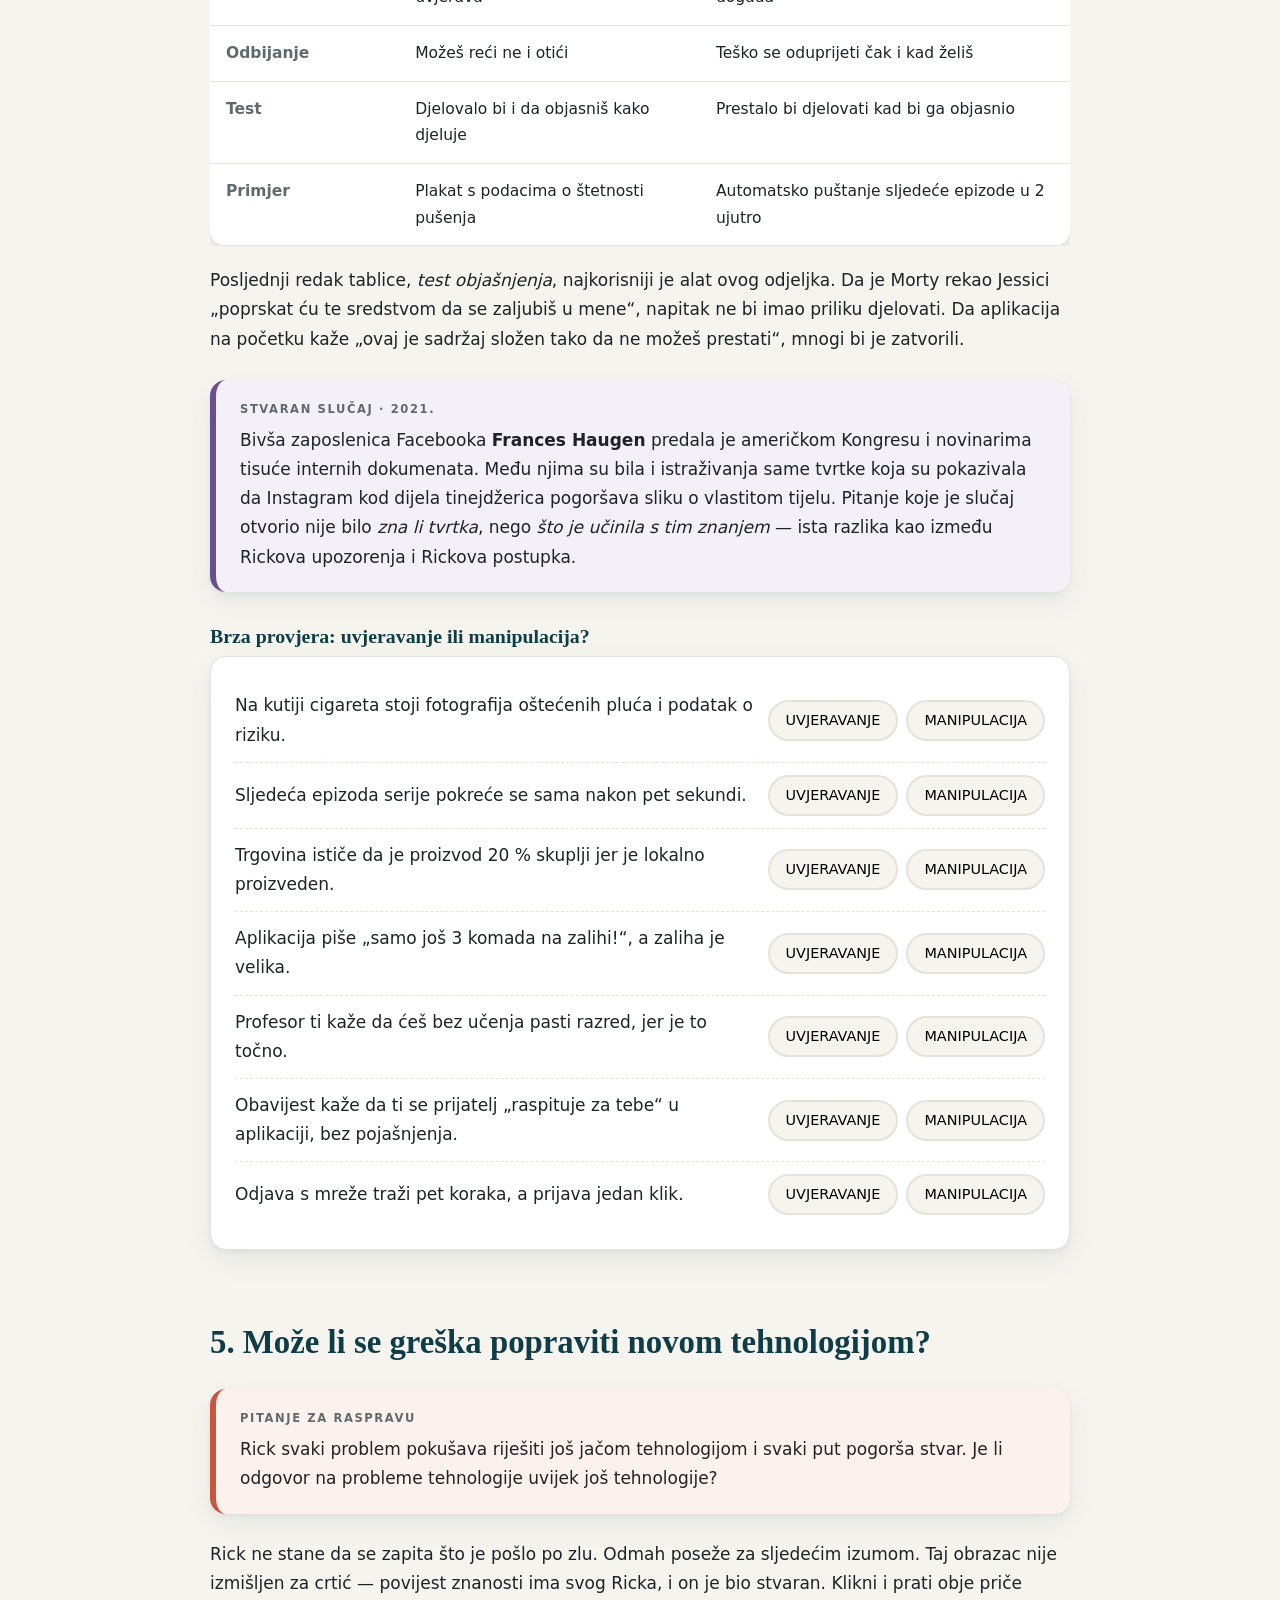
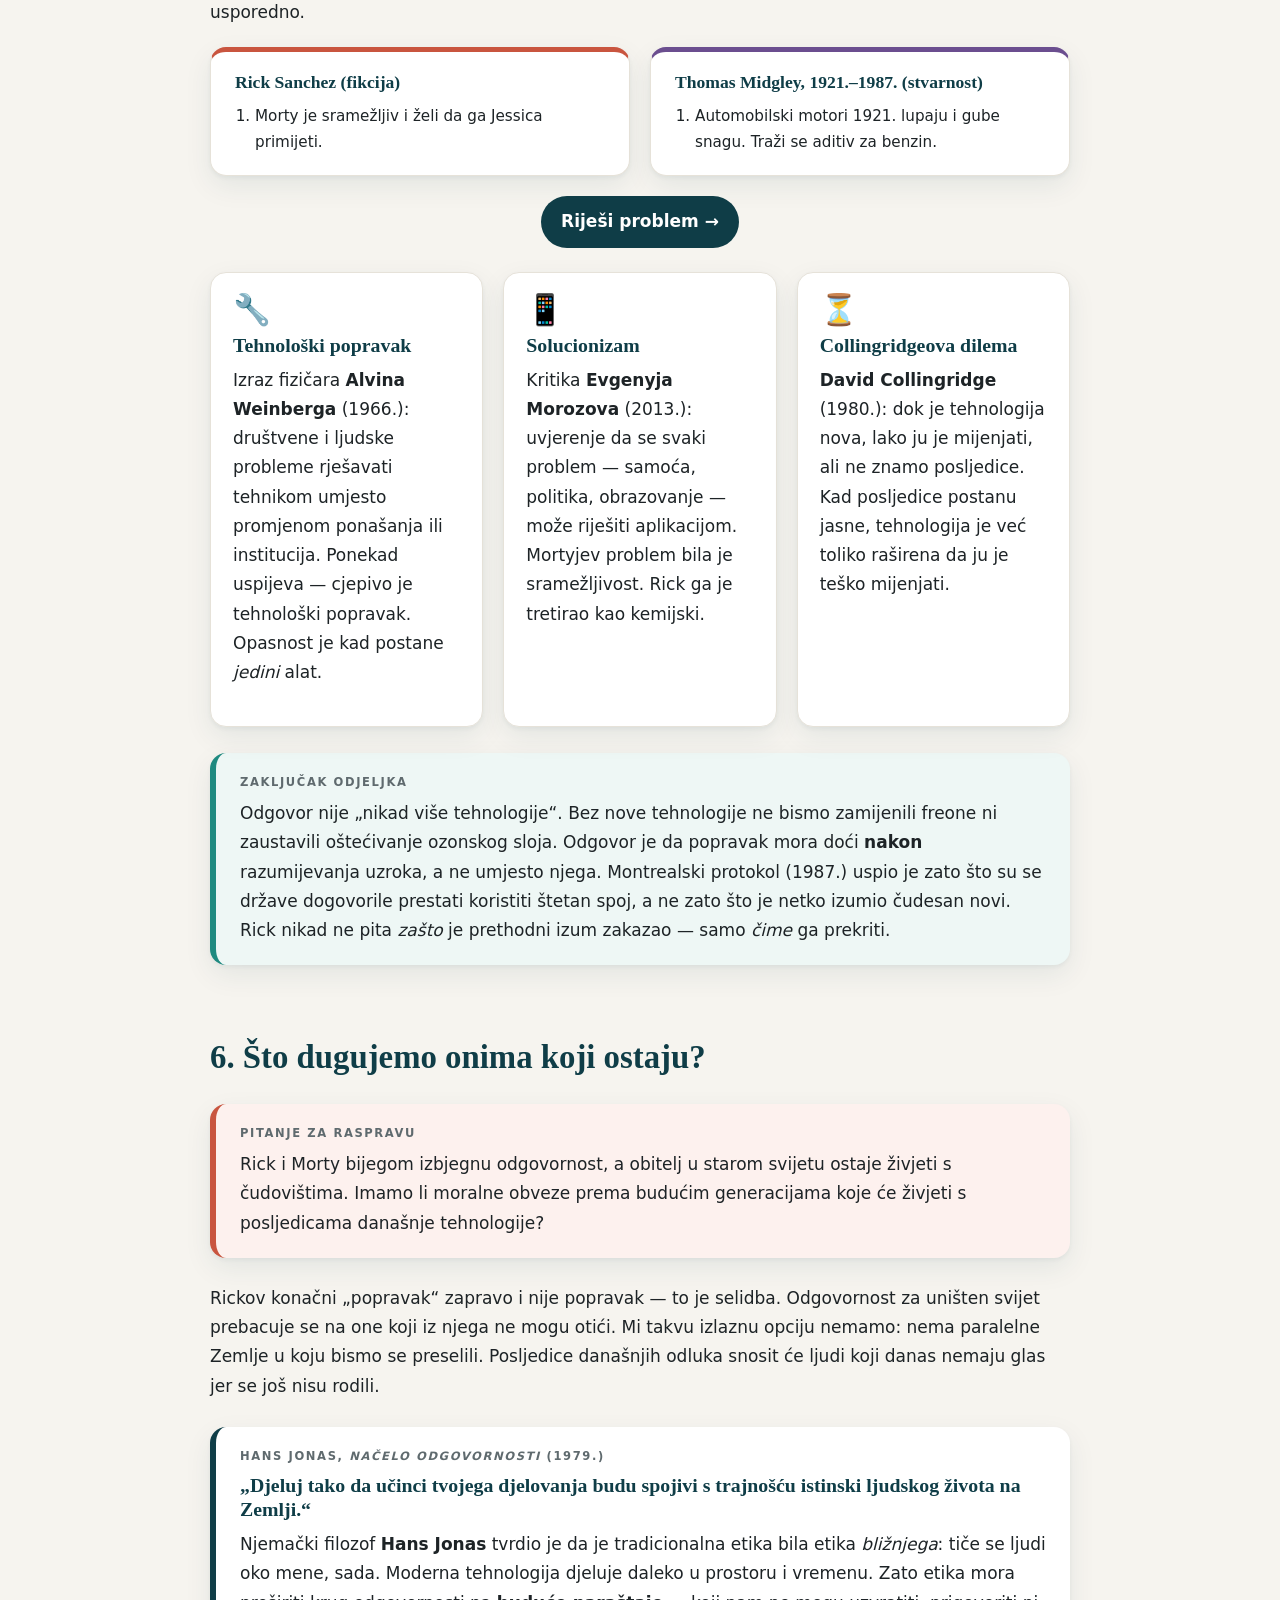
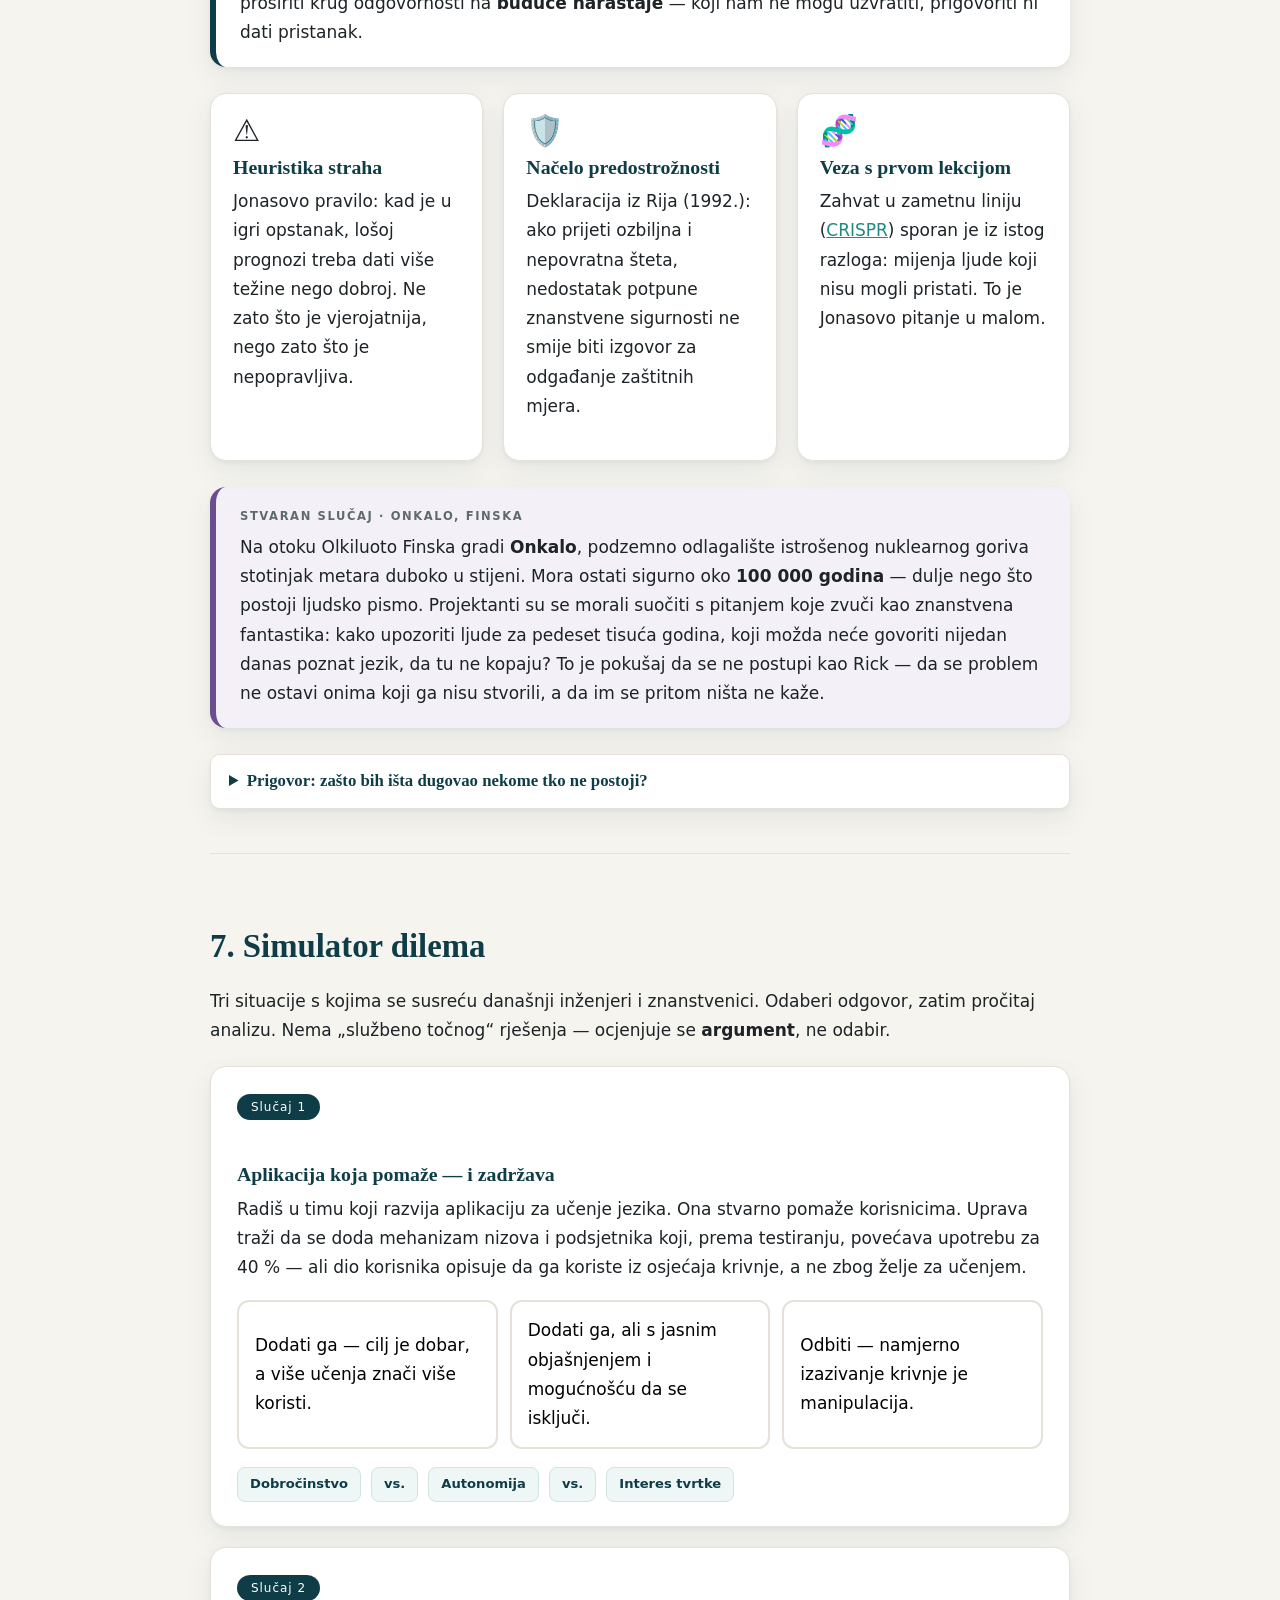
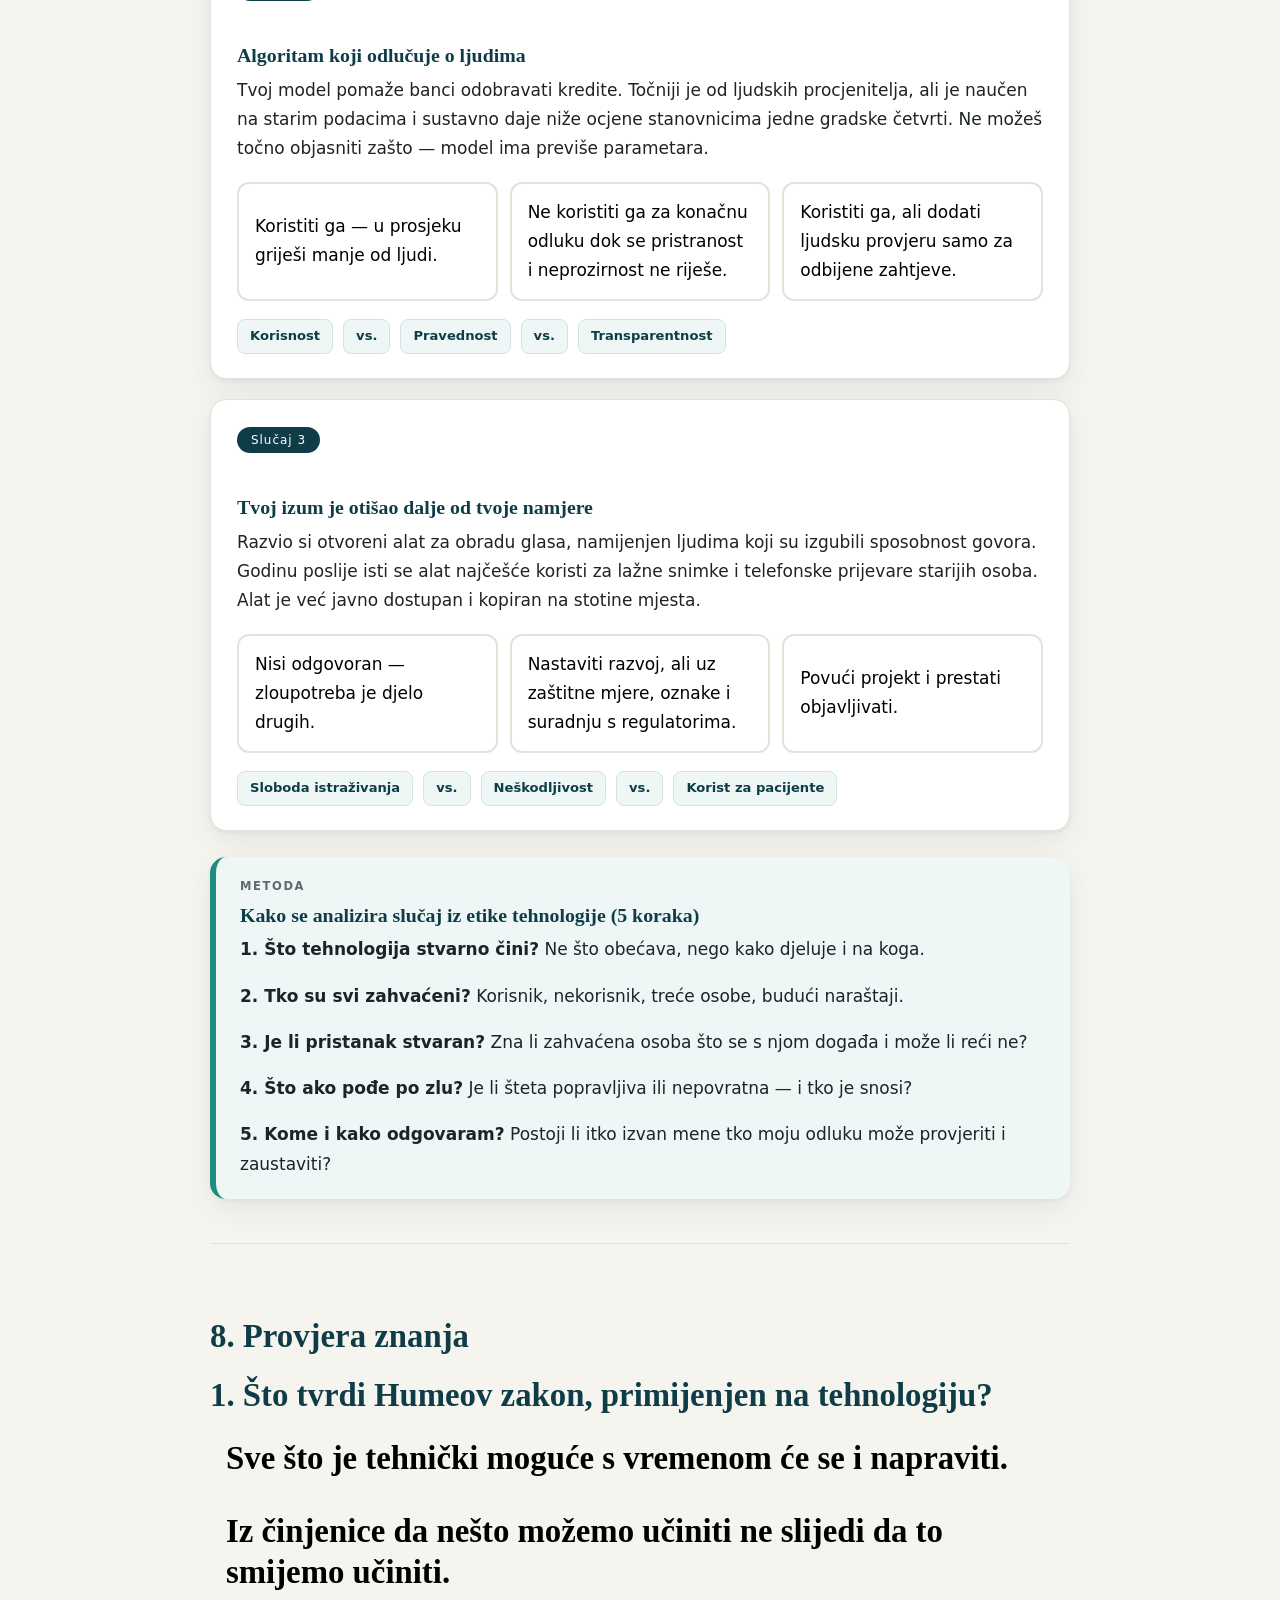
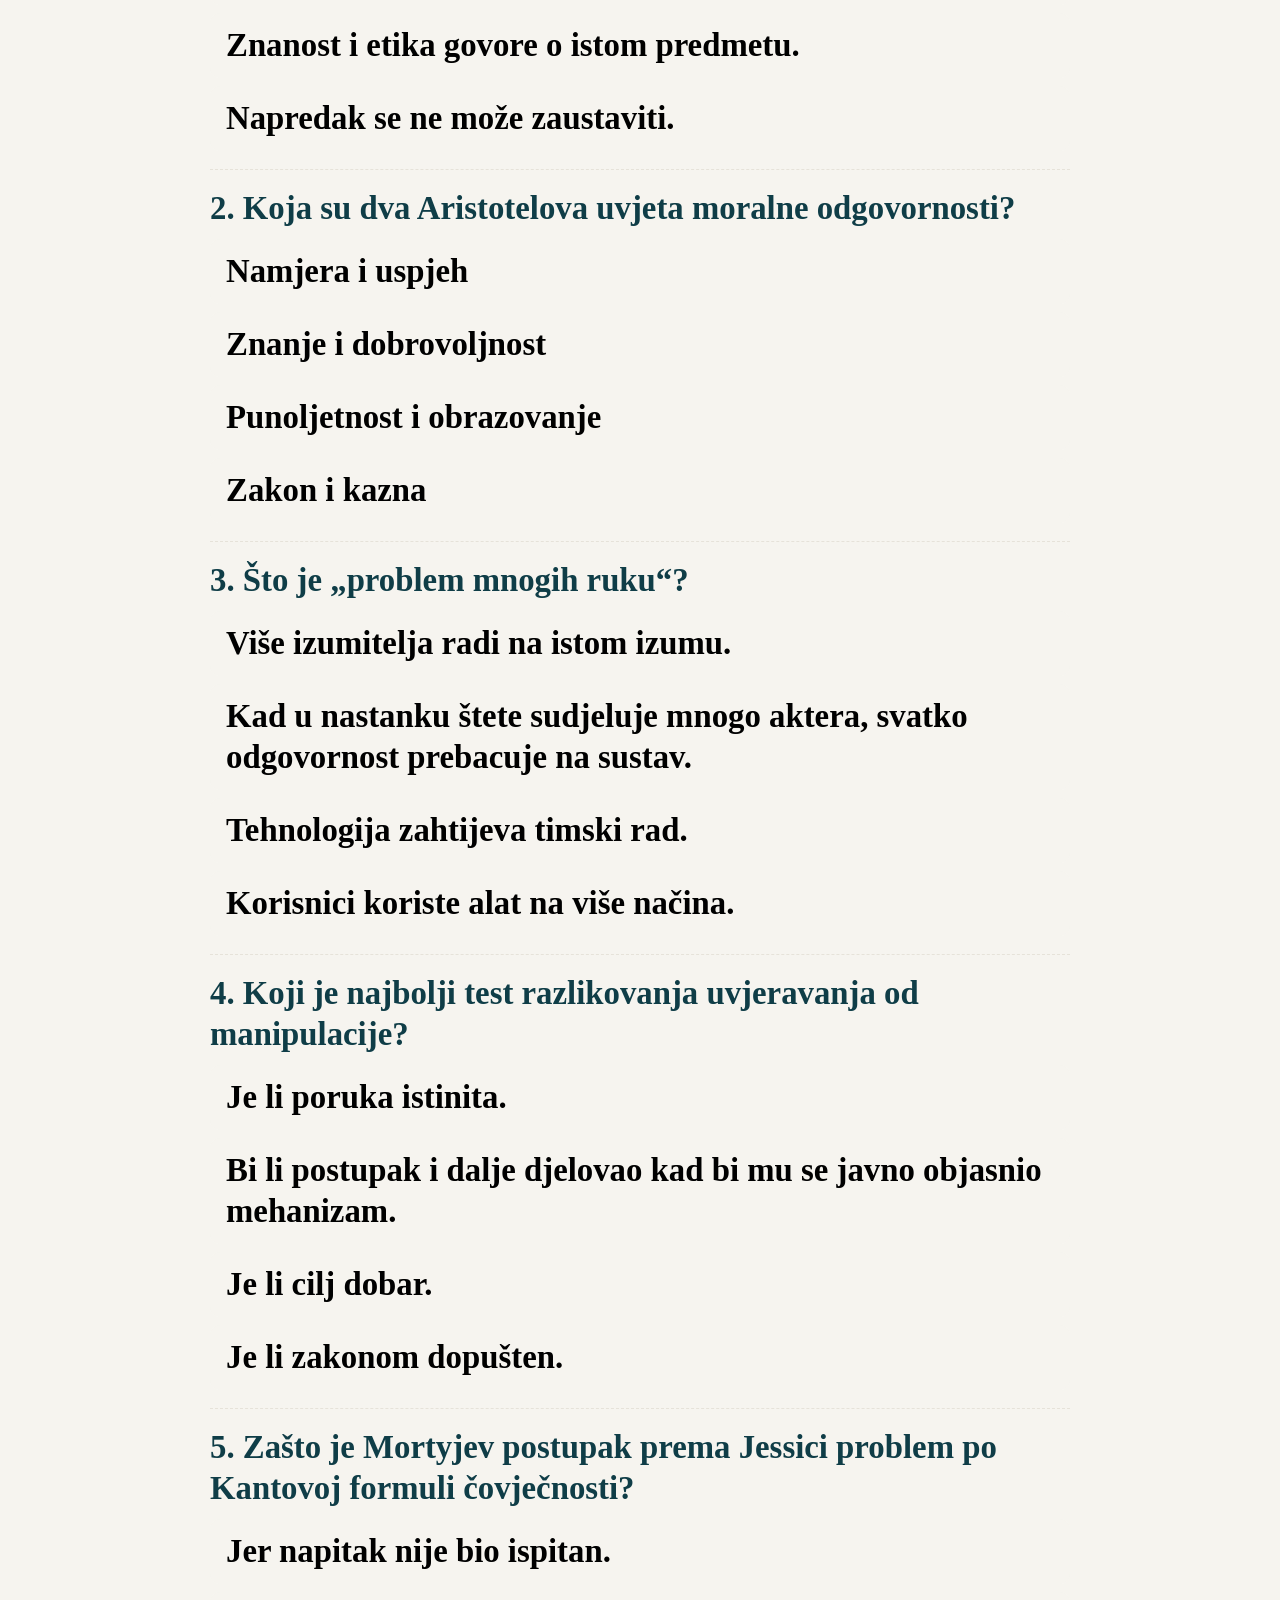
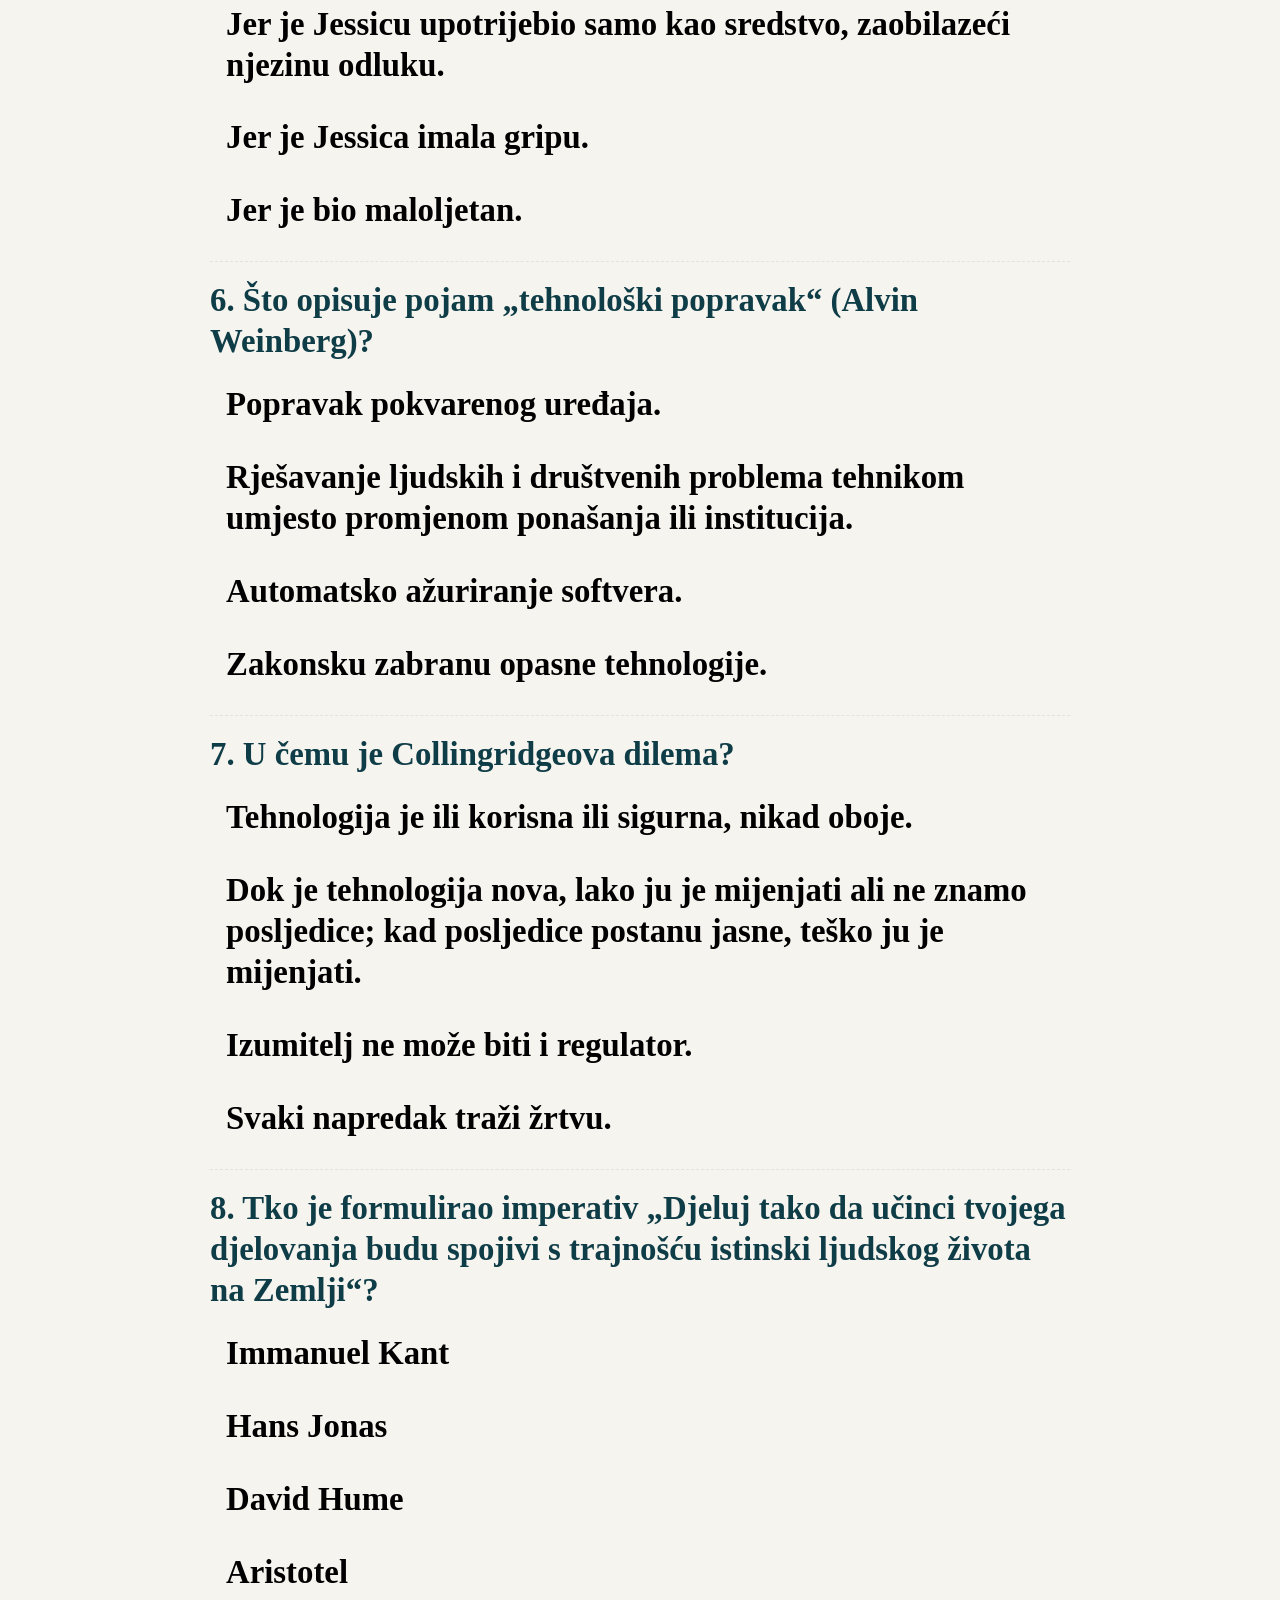
<file: lekcija2.html>
<!DOCTYPE html>
<html lang="hr">
<head>
<meta charset="UTF-8">
<meta name="viewport" content="width=device-width, initial-scale=1">
<title>Lekcija 2 — Tehnologija i odgovornost | Etika 4. razred</title>
<link rel="stylesheet" href="style.css">
</head>
<body>

<header class="topbar">
  <div class="topbar-in">
    <a class="brand" href="index.html">Etika <span>&middot;</span> 4. razred</a>
    <nav>
      <a href="#epizoda">Epizoda</a>
      <a href="#smije">Može ili smije</a>
      <a href="#odgovornost">Tko je kriv</a>
      <a href="#volja">Tuđa volja</a>
      <a href="#popravak">Popravak</a>
      <a href="#buducnost">Budućnost</a>
      <a href="#slucajevi">Slučajevi</a>
      <a href="#kviz">Kviz</a>
    </nav>
  </div>
</header>

<section class="hero">
  <div class="wrap">
    <span class="eyebrow">Lekcija 2</span>
    <h1>Tehnologija i odgovornost</h1>
    <p class="lead">Genijalni djed, unuk zaljubljen u curu iz razreda i napitak koji je trebao riješiti
    jedan školski ples. Na kraju epizode čovječanstvo više ne postoji. <strong>Tko je za to odgovoran —
    i što smo iz toga dužni naučiti?</strong></p>
    <svg class="puls" viewBox="0 0 340 28" fill="none" aria-hidden="true">
      <path d="M0 14h110l10-11 12 22 11-22 9 11h68l8-7 9 14 8-7h95" stroke="#1f8a80" stroke-width="2"
            stroke-linecap="round" stroke-linejoin="round"/>
    </svg>
  </div>
</section>

<main class="wrap">

  <div class="kutija definicija">
    <span class="nadnaslov">Ishodi učenja</span>
    <p style="margin-bottom:0">Nakon lekcije trebaš moći: razlikovati <strong>tehnički izvedivo</strong> od
    <strong>moralno dopustivog</strong>; navesti uvjete moralne odgovornosti i primijeniti ih na izumitelja i
    korisnika tehnologije; razlikovati <strong>uvjeravanje</strong> od <strong>manipulacije</strong>; objasniti
    pojmove <em>tehnološki popravak</em>, <em>Collingridgeova dilema</em> i <em>načelo predostrožnosti</em>;
    izložiti <strong>Jonasovo načelo odgovornosti</strong> prema budućim naraštajima i primijeniti ga na
    stvaran slučaj.</p>
  </div>

  <ol class="sadrzaj">
    <li><a href="#epizoda">Epizoda: <em>Rick Potion #9</em></a></li>
    <li><a href="#smije">Je li sve što je izvedivo i dopustivo?</a></li>
    <li><a href="#odgovornost">Tko je odgovoran: izumitelj ili korisnik?</a></li>
    <li><a href="#volja">Smije li se tehnologijom mijenjati tuđa volja?</a></li>
    <li><a href="#popravak">Može li se greška popraviti novom tehnologijom?</a></li>
    <li><a href="#buducnost">Što dugujemo onima koji ostaju?</a></li>
    <li><a href="#slucajevi">Simulator dilema</a></li>
    <li><a href="#kviz">Provjera znanja</a></li>
  </ol>

  <h2 id="epizoda">1. Epizoda: <em>Rick Potion #9</em></h2>
  <p>Animirana serija <em>Rick i Morty</em>, 1. sezona, 6. epizoda (2014.). Rick Sanchez je znanstvenik
  koji može izgraditi gotovo sve, a ne mari gotovo ni za što. Morty je njegov unuk, nesiguran i
  dobronamjeran srednjoškolac. Epizoda traje dvadesetak minuta, a sadrži cijeli udžbenik etike tehnologije.</p>

  <ul class="crta">
    <li><span class="god">Želja.</span> Morty je zaljubljen u Jessicu iz razreda. Bliži se školski ples
    (ironično nazvan <em>ples sezone gripe</em>), a on ne zna kako da ga ona primijeti.</li>

    <li><span class="god">Izum.</span> Rick mu bez puno razmišljanja izradi ljubavni napitak na bazi
    oksitocina voluharice — životinje poznate po trajnoj vezanosti za partnera. Usput dobaci i
    upozorenje: <em>ne koristi ga ako cura ima gripu.</em></li>

    <li><span class="god">Upotreba.</span> Jessica je prehlađena. Morty napitak ipak upotrijebi.</li>

    <li><span class="god">Posljedica.</span> Napitak se spoji s virusom gripe i proširi zrakom.
    Cijeli grad, zatim cijeli svijet, opsesivno se „zaljubi&ldquo; u Mortyja.</li>

    <li><span class="god">Popravak 1.</span> Rick napravi protusredstvo na bazi DNK bogomoljke. Ljudi
    postanu poluinsekti — i sada Mortyja žele pojesti.</li>

    <li><span class="god">Popravak 2.</span> Rick pomiješa DNK nekoliko biljaka i životinja da poništi
    prvi popravak. Čovječanstvo se pretvori u izobličena čudovišta. Rick ih nazove
    <strong>„Cronenbergima&ldquo;</strong>, po redatelju horor-filmova o tjelesnim mutacijama.</li>

    <li><span class="god">Bijeg.</span> Rick pronađe paralelnu stvarnost u kojoj je ondašnji Rick uspio
    popraviti svijet, ali su on i njegov Morty odmah zatim poginuli. Naši junaci pokopaju ta tijela u
    vrtu i zauzmu njihovo mjesto. Obitelj u starom svijetu — Beth, Jerry i Summer — ostaje živjeti
    među čudovištima.</li>
  </ul>

  <blockquote>
    Nitko ne postoji namjerno. Nitko nigdje ne pripada. Svi ćemo umrijeti.
    <footer>Morty sestri Summer, nekoliko epizoda poslije, pokazujući joj grob u vrtu (1. sezona, 8. epizoda)</footer>
  </blockquote>

  <p>Morty je jedini koji s nečim živi. Rick nastavlja kao da se ništa nije dogodilo. Ta razlika je
  prvi trag za cijelu lekciju: <strong>osjećaj odgovornosti i stvarna odgovornost nisu ista stvar.</strong></p>

  <div class="kutija upozorenje">
    <span class="nadnaslov">Zašto crtić na satu etike?</span>
    <p style="margin-bottom:0">Epizoda je <em>misaoni eksperiment</em> — isti alat koji filozofi koriste
    od Platonove špilje do problema tramvaja. Pretjeruje namjerno: kad je posljedica cijeli planet
    Cronenberga, lakše uočimo obrazac koji se u stvarnosti odvija sporije i tiše. Zato ćemo uz svaki
    Rickov potez odmah staviti stvaran slučaj iz povijesti znanosti.</p>
  </div>

  <h2 id="smije">2. Je li sve što je izvedivo i dopustivo?</h2>

  <div class="kutija pitanje">
    <span class="nadnaslov">Pitanje za raspravu</span>
    <p style="margin-bottom:0">Rick <em>može</em> napraviti ljubavni napitak — ali znači li to da ga
    <em>smije</em> napraviti? Gdje povući granicu i tko je treba povući: znanstvenici, država ili društvo?</p>
  </div>

  <p>Rick se nijednom ne zapita smije li. Za njega je pitanje samo tehničko: <em>radi li?</em>
  Upravo to je prva greška, i ima ime.</p>

  <div class="kutija definicija">
    <span class="nadnaslov">Humeov zakon</span>
    <h3>Iz „jest&ldquo; ne slijedi „treba&ldquo;.</h3>
    <p style="margin-bottom:0">Škotski filozof <strong>David Hume</strong> (18. st.) upozorio je da se iz
    opisa činjenica ne može logički izvesti norma. „Možemo izraditi napitak&ldquo; je <em>činjenica</em>
    o našim sposobnostima. „Smijemo ga izraditi&ldquo; je <em>normativna</em> tvrdnja koja traži zasebno
    obrazloženje. Tehnika odgovara na prvo pitanje, etika na drugo — i nijedna ne može zamijeniti drugu.</p>
  </div>

  <p>Kad smo utvrdili da granica postoji, ostaje pitanje <strong>tko je povlači</strong>.
  U povijesti su se okušala sva tri kandidata:</p>

  <div class="grid">
    <div class="card">
      <span class="ikona">&#128300;</span>
      <h3>Znanstvenici</h3>
      <p>1975. na konferenciji u <strong>Asilomaru</strong> (Kalifornija) biolozi su sami zastali s dijelom
      pokusa s rekombinantnom DNK dok ne dogovore sigurnosna pravila. Prednost: najbolje razumiju rizik.
      Slabost: sude u vlastitoj stvari — i imaju interes da nastave.</p>
    </div>
    <div class="card">
      <span class="ikona">&#127963;&#65039;</span>
      <h3>Država</h3>
      <p>Zakon ima zube: zabrane, dozvole, kazne. Primjer je <strong>Akt o umjetnoj inteligenciji
      EU-a</strong> (2024.), koji neke primjene zabranjuje, a druge strogo nadzire. Slabost: zakon
      gotovo uvijek kasni za tehnologijom i ne vrijedi preko granice.</p>
    </div>
    <div class="card">
      <span class="ikona">&#128483;&#65039;</span>
      <h3>Društvo</h3>
      <p>Javna rasprava, mediji, etička povjerenstva, korisnici koji odbiju proizvod. To je
      <em>pluriperspektivizam</em> iz <a href="lekcija1.html#pojam">prve lekcije</a>. Slabost:
      spor je i lako ga je zavesti.</p>
    </div>
  </div>

  <p>Rickov svijet nema nijednu od te tri kočnice. Rick je istodobno izumitelj, regulator i jedini sudac
  vlastitog rada. Zato ovaj dio lekcije ima jednostavan zaključak: <strong>najopasnija tehnologija je ona
  čiji je jedini nadzor savjest njezina stvaratelja.</strong></p>

  <h2 id="odgovornost">3. Tko je odgovoran: izumitelj ili korisnik?</h2>

  <div class="kutija pitanje">
    <span class="nadnaslov">Pitanje za raspravu</span>
    <p style="margin-bottom:0">Rick je znao za rizik i ipak je dao napitak svom unuku. Morty je znao za
    upozorenje i ipak ga je iskoristio. Isto pitanje vrijedi za stvaratelje umjetne inteligencije,
    nuklearnog oružja ili društvenih mreža.</p>
  </div>

  <p>Da bismo nekoga smatrali moralno odgovornim, moraju biti ispunjena dva uvjeta koja je opisao već
  <strong>Aristotel</strong> u <em>Nikomahovoj etici</em>:</p>

  <div class="grid">
    <div class="card"><span class="ikona">&#128161;</span><h3>Znanje</h3>
      <p>Osoba zna što čini i može predvidjeti posljedice. Tko djeluje u neskrivljenom neznanju,
      odgovoran je manje.</p></div>
    <div class="card"><span class="ikona">&#128694;</span><h3>Dobrovoljnost</h3>
      <p>Osoba nije prisiljena. Postupak izvire iz nje same, a ne iz vanjske sile ili prijetnje.</p></div>
  </div>

  <p>Oba uvjeta vrijede za <em>oba</em> lika. Rick je znao da napitak ima opasnu nuspojavu — upozorio je
  na nju. Morty je čuo upozorenje i znao da Jessica ima gripu. Nitko nikoga nije prisilio.</p>

  <h3>Vaga odgovornosti</h3>
  <p>Pomakni klizač tamo gdje misliš da leži veći dio krivnje, a zatim pročitaj što iz toga slijedi.</p>

  <div class="vaga">
    <div class="vaga-oznake"><span>Rick (izumitelj)</span><span>Morty (korisnik)</span></div>
    <input type="range" id="vaga" min="0" max="100" value="50" aria-label="Raspodjela odgovornosti između Ricka i Mortyja">
    <div class="vaga-postotak"><span id="vaga-lijevo">Rick 50 %</span><span id="vaga-desno">Morty 50 %</span></div>
    <div class="odgovor vidljiv" id="vaga-tekst"></div>
  </div>

  <details class="akordeon">
    <summary>Zamka u samom zadatku: odgovornost nije kolač</summary>
    <p>Klizač te natjerao da odgovornost <em>podijeliš</em> — koliko jednom daš, toliko drugom oduzmeš.
    Ali moralna odgovornost ne funkcionira kao kolač. Rick može biti <strong>potpuno</strong> odgovoran
    za to što je djetetu dao opasnu stvar, a Morty <strong>potpuno</strong> odgovoran za to što ju je
    upotrijebio. Jedna krivnja ne umanjuje drugu.</p>
    <p style="margin-bottom:0">Politolog <strong>Dennis Thompson</strong> to je nazvao <em>problemom
    mnogih ruku</em>: kad posljedica nastane djelovanjem mnogih (izumitelja, tvrtke, regulatora,
    korisnika), svatko lako kaže „nisam ja, bio je sustav&ldquo;. Etika tehnologije počinje odbijanjem te
    izlike.</p>
  </details>

  <h3>Stvarni Rickovi</h3>
  <div class="kutija povijest">
    <span class="nadnaslov">Nuklearno oružje</span>
    <p style="margin-bottom:0">1939. <strong>Albert Einstein</strong> potpisao je pismo predsjedniku
    Rooseveltu s upozorenjem da bi nacistička Njemačka mogla razviti atomsku bombu. Pismo je pridonijelo
    pokretanju projekta Manhattan. Einstein na bombi nije radio, ali je poslije govorio da mu je taj potpis
    bio najveća pogreška u životu. <strong>J. Robert Oppenheimer</strong>, koji je vodio razvoj bombe,
    nakon Hirošime je u Bijeloj kući rekao da osjeća krv na rukama. Obojica su poslije rata javno
    zagovarala nadzor nad nuklearnim oružjem — dakle: kajanje dolazi nakon izuma, a odluka se donosi prije.</p>
  </div>

  <div class="kutija povijest">
    <span class="nadnaslov">Društvene mreže</span>
    <p style="margin-bottom:0">Nekoliko inženjera koji su oblikovali poznate značajke društvenih mreža —
    gumb „sviđa mi se&ldquo;, beskonačno pomicanje sadržaja — javno je izrazilo žaljenje zbog učinka svojih
    izuma. Protuargument koji se tada redovito čuje: <em>alat je neutralan, odgovoran je onaj tko ga
    koristi.</em> Je li? Nož se može koristiti i za kruh i za ranjavanje. Ali mehanizam osmišljen tako da
    korisnika <em>zadrži</em> što dulje nije neutralan kao nož — njegova je svrha upisana u sam dizajn.</p>
  </div>

  <div class="kutija nacelo">
    <span class="nadnaslov">Zaključak odjeljka</span>
    <p style="margin-bottom:0">Izumitelj odgovara za ono što je <strong>mogao predvidjeti</strong> i za ono
    što je <strong>ugradio u dizajn</strong>. Korisnik odgovara za to <strong>kako</strong> i
    <strong>unatoč čemu</strong> je tehnologiju upotrijebio. Kad izumitelj daje moćan alat nekome tko ne
    može procijeniti rizik — djetetu, neuvježbanom korisniku, masi bez upute — njegova se odgovornost
    povećava, jer je znao da je kod korisnika prvi uvjet (znanje) slab.</p>
  </div>

  <h2 id="volja">4. Smije li se tehnologijom mijenjati tuđa volja?</h2>

  <div class="kutija pitanje">
    <span class="nadnaslov">Pitanje za raspravu</span>
    <p style="margin-bottom:0">Jessica nikad nije pristala na napitak. Po čemu se to razlikuje od algoritma
    koji nas drži na društvenim mrežama ili reklame koja oblikuje naše želje — čak i ako je cilj
    „dobar&ldquo;?</p>
  </div>

  <p>Morty ne želi Jessici nauditi. Želi da ga voli. Ali ljubav izazvana kemikalijom nije <em>njezina</em>
  ljubav — to je njegova želja ugrađena u njezin mozak. Jessica je u toj priči prestala biti osoba koja
  odlučuje i postala sredstvo za ostvarenje tuđeg cilja.</p>

  <div class="kutija definicija">
    <span class="nadnaslov">Kant, formula čovječnosti</span>
    <h3>„Postupaj tako da čovječnost u sebi i u drugome uvijek koristiš i kao svrhu, a nikada samo kao sredstvo.&ldquo;</h3>
    <p style="margin-bottom:0">Stalno koristimo jedni druge kao sredstva — prodavač nam prodaje kruh, mi
    njemu dajemo novac. To je u redu dok druga strana <em>zna i pristaje</em>. Granica je prijeđena kad
    netko zaobiđe tuđi razum i odluku — kao napitak koji ne pita, nego mijenja. Isto načelo stoji iza
    <a href="lekcija1.html#pristanak">informiranog pristanka</a> iz prve lekcije.</p>
  </div>

  <div class="tablica-scroll">
    <table class="usporedba">
      <thead><tr><th>&nbsp;</th><th>UVJERAVANJE</th><th>MANIPULACIJA</th></tr></thead>
      <tbody>
        <tr><th>Kako djeluje</th><td>Nudi razloge, podatke, argumente</td><td>Zaobilazi razum: strah, navika, nagrada, umor</td></tr>
        <tr><th>Vidljivost</th><td>Otvoreno — znaš da te netko uvjerava</td><td>Skriveno — često ne primjećuješ da se događa</td></tr>
        <tr><th>Odbijanje</th><td>Možeš reći ne i otići</td><td>Teško se oduprijeti čak i kad želiš</td></tr>
        <tr><th>Test</th><td>Djelovalo bi i da objasniš kako djeluje</td><td>Prestalo bi djelovati kad bi ga objasnio</td></tr>
        <tr><th>Primjer</th><td>Plakat s podacima o štetnosti pušenja</td><td>Automatsko puštanje sljedeće epizode u 2 ujutro</td></tr>
      </tbody>
    </table>
  </div>

  <p>Posljednji redak tablice, <em>test objašnjenja</em>, najkorisniji je alat ovog odjeljka. Da je Morty
  rekao Jessici „poprskat ću te sredstvom da se zaljubiš u mene&ldquo;, napitak ne bi imao priliku djelovati.
  Da aplikacija na početku kaže „ovaj je sadržaj složen tako da ne možeš prestati&ldquo;, mnogi bi je zatvorili.</p>

  <div class="kutija povijest">
    <span class="nadnaslov">Stvaran slučaj &middot; 2021.</span>
    <p style="margin-bottom:0">Bivša zaposlenica Facebooka <strong>Frances Haugen</strong> predala je
    američkom Kongresu i novinarima tisuće internih dokumenata. Među njima su bila i istraživanja same
    tvrtke koja su pokazivala da Instagram kod dijela tinejdžerica pogoršava sliku o vlastitom tijelu.
    Pitanje koje je slučaj otvorio nije bilo <em>zna li tvrtka</em>, nego <em>što je učinila s tim
    znanjem</em> — ista razlika kao između Rickova upozorenja i Rickova postupka.</p>
  </div>

  <h3>Brza provjera: uvjeravanje ili manipulacija?</h3>
  <div class="sort-igra" id="igra"></div>
  <p class="rezultat" id="rez-igra"></p>

  <h2 id="popravak">5. Može li se greška popraviti novom tehnologijom?</h2>

  <div class="kutija pitanje">
    <span class="nadnaslov">Pitanje za raspravu</span>
    <p style="margin-bottom:0">Rick svaki problem pokušava riješiti još jačom tehnologijom i svaki put
    pogorša stvar. Je li odgovor na probleme tehnologije uvijek još tehnologije?</p>
  </div>

  <p>Rick ne stane da se zapita što je pošlo po zlu. Odmah poseže za sljedećim izumom. Taj obrazac nije
  izmišljen za crtić — povijest znanosti ima svog Ricka, i on je bio stvaran. Klikni i prati obje priče
  usporedno.</p>

  <div class="eskalacija">
    <div class="esk-stupac">
      <h3>Rick Sanchez (fikcija)</h3>
      <ol id="esk-rick"></ol>
    </div>
    <div class="esk-stupac">
      <h3>Thomas Midgley, 1921.&ndash;1987. (stvarnost)</h3>
      <ol id="esk-midgley"></ol>
    </div>
  </div>
  <p style="text-align:center"><button class="btn" id="esk-gumb">Riješi problem &rarr;</button></p>
  <div class="odgovor" id="esk-kraj"></div>

  <div class="grid" style="margin-top:24px">
    <div class="card">
      <span class="ikona">&#128295;</span>
      <h3>Tehnološki popravak</h3>
      <p>Izraz fizičara <strong>Alvina Weinberga</strong> (1966.): društvene i ljudske probleme rješavati
      tehnikom umjesto promjenom ponašanja ili institucija. Ponekad uspijeva — cjepivo je tehnološki
      popravak. Opasnost je kad postane <em>jedini</em> alat.</p>
    </div>
    <div class="card">
      <span class="ikona">&#128241;</span>
      <h3>Solucionizam</h3>
      <p>Kritika <strong>Evgenyja Morozova</strong> (2013.): uvjerenje da se svaki problem — samoća,
      politika, obrazovanje — može riješiti aplikacijom. Mortyjev problem bila je sramežljivost.
      Rick ga je tretirao kao kemijski.</p>
    </div>
    <div class="card">
      <span class="ikona">&#9203;</span>
      <h3>Collingridgeova dilema</h3>
      <p><strong>David Collingridge</strong> (1980.): dok je tehnologija nova, lako ju je mijenjati, ali
      ne znamo posljedice. Kad posljedice postanu jasne, tehnologija je već toliko raširena da ju je
      teško mijenjati.</p>
    </div>
  </div>

  <div class="kutija nacelo">
    <span class="nadnaslov">Zaključak odjeljka</span>
    <p style="margin-bottom:0">Odgovor nije „nikad više tehnologije&ldquo;. Bez nove tehnologije ne bismo
    zamijenili freone ni zaustavili oštećivanje ozonskog sloja. Odgovor je da popravak mora doći
    <strong>nakon</strong> razumijevanja uzroka, a ne umjesto njega. Montrealski protokol (1987.) uspio je
    zato što su se države dogovorile prestati koristiti štetan spoj, a ne zato što je netko izumio
    čudesan novi. Rick nikad ne pita <em>zašto</em> je prethodni izum zakazao — samo <em>čime</em> ga prekriti.</p>
  </div>

  <h2 id="buducnost">6. Što dugujemo onima koji ostaju?</h2>

  <div class="kutija pitanje">
    <span class="nadnaslov">Pitanje za raspravu</span>
    <p style="margin-bottom:0">Rick i Morty bijegom izbjegnu odgovornost, a obitelj u starom svijetu ostaje
    živjeti s čudovištima. Imamo li moralne obveze prema budućim generacijama koje će živjeti s
    posljedicama današnje tehnologije?</p>
  </div>

  <p>Rickov konačni „popravak&ldquo; zapravo i nije popravak — to je selidba. Odgovornost za uništen svijet
  prebacuje se na one koji iz njega ne mogu otići. Mi takvu izlaznu opciju nemamo: nema paralelne Zemlje
  u koju bismo se preselili. Posljedice današnjih odluka snosit će ljudi koji danas nemaju glas jer se
  još nisu rodili.</p>

  <div class="kutija definicija">
    <span class="nadnaslov">Hans Jonas, <em>Načelo odgovornosti</em> (1979.)</span>
    <h3>„Djeluj tako da učinci tvojega djelovanja budu spojivi s trajnošću istinski ljudskog života na Zemlji.&ldquo;</h3>
    <p style="margin-bottom:0">Njemački filozof <strong>Hans Jonas</strong> tvrdio je da je tradicionalna
    etika bila etika <em>bližnjega</em>: tiče se ljudi oko mene, sada. Moderna tehnologija djeluje daleko
    u prostoru i vremenu. Zato etika mora proširiti krug odgovornosti na <strong>buduće naraštaje</strong> —
    koji nam ne mogu uzvratiti, prigovoriti ni dati pristanak.</p>
  </div>

  <div class="grid">
    <div class="card">
      <span class="ikona">&#9888;&#65039;</span>
      <h3>Heuristika straha</h3>
      <p>Jonasovo pravilo: kad je u igri opstanak, lošoj prognozi treba dati više težine nego dobroj.
      Ne zato što je vjerojatnija, nego zato što je nepopravljiva.</p>
    </div>
    <div class="card">
      <span class="ikona">&#128737;&#65039;</span>
      <h3>Načelo predostrožnosti</h3>
      <p>Deklaracija iz Rija (1992.): ako prijeti ozbiljna i nepovratna šteta, nedostatak potpune
      znanstvene sigurnosti ne smije biti izgovor za odgađanje zaštitnih mjera.</p>
    </div>
    <div class="card">
      <span class="ikona">&#129516;</span>
      <h3>Veza s prvom lekcijom</h3>
      <p>Zahvat u zametnu liniju (<a href="lekcija1.html#geni">CRISPR</a>) sporan je iz istog razloga:
      mijenja ljude koji nisu mogli pristati. To je Jonasovo pitanje u malom.</p>
    </div>
  </div>

  <div class="kutija povijest">
    <span class="nadnaslov">Stvaran slučaj &middot; Onkalo, Finska</span>
    <p style="margin-bottom:0">Na otoku Olkiluoto Finska gradi <strong>Onkalo</strong>, podzemno odlagalište
    istrošenog nuklearnog goriva stotinjak metara duboko u stijeni. Mora ostati sigurno oko
    <strong>100 000 godina</strong> — dulje nego što postoji ljudsko pismo. Projektanti su se morali
    suočiti s pitanjem koje zvuči kao znanstvena fantastika: kako upozoriti ljude za pedeset tisuća godina,
    koji možda neće govoriti nijedan danas poznat jezik, da tu ne kopaju? To je pokušaj da se ne postupi
    kao Rick — da se problem ne ostavi onima koji ga nisu stvorili, a da im se pritom ništa ne kaže.</p>
  </div>

  <details class="akordeon">
    <summary>Prigovor: zašto bih išta dugovao nekome tko ne postoji?</summary>
    <p>Ozbiljan filozofski prigovor. Obveze obično imamo prema <em>konkretnim</em> osobama, a budući ljudi
    još nisu nitko određen. Tko god se rodi za sto godina, rodit će se <em>zbog</em> svih odluka koje
    donosimo danas — da smo odlučili drukčije, rodili bi se neki drugi ljudi.</p>
    <p style="margin-bottom:0">Odgovor koji se najčešće daje: ne dugujemo ništa <em>određenim</em> budućim
    ljudima, ali dugujemo svakome tko će tamo živjeti da ne zatekne svijet u kojem se ne može živjeti.
    Kao što onaj tko ostavi razbijeno staklo na igralištu nešto duguje djetetu koje će se sutra tu igrati,
    iako još ne zna koje će to dijete biti.</p>
  </details>

  <hr class="razdjelnik">

  <h2 id="slucajevi">7. Simulator dilema</h2>
  <p>Tri situacije s kojima se susreću današnji inženjeri i znanstvenici. Odaberi odgovor, zatim pročitaj
  analizu. Nema „službeno točnog&ldquo; rješenja — ocjenjuje se <strong>argument</strong>, ne odabir.</p>

  <div class="slucaj">
    <span class="broj">Slučaj 1</span>
    <h3>Aplikacija koja pomaže — i zadržava</h3>
    <p>Radiš u timu koji razvija aplikaciju za učenje jezika. Ona stvarno pomaže korisnicima. Uprava traži
    da se doda mehanizam nizova i podsjetnika koji, prema testiranju, povećava upotrebu za 40 % — ali dio
    korisnika opisuje da ga koriste iz osjećaja krivnje, a ne zbog želje za učenjem.</p>
    <div class="izbor" id="izbor-s1">
      <button data-k="a">Dodati ga — cilj je dobar, a više učenja znači više koristi.</button>
      <button data-k="b">Dodati ga, ali s jasnim objašnjenjem i mogućnošću da se isključi.</button>
      <button data-k="c">Odbiti — namjerno izazivanje krivnje je manipulacija.</button>
    </div>
    <div class="odgovor" id="odg-s1"></div>
    <div class="sukob"><span>Dobročinstvo</span><span>vs.</span><span>Autonomija</span><span>vs.</span><span>Interes tvrtke</span></div>
  </div>

  <div class="slucaj">
    <span class="broj">Slučaj 2</span>
    <h3>Algoritam koji odlučuje o ljudima</h3>
    <p>Tvoj model pomaže banci odobravati kredite. Točniji je od ljudskih procjenitelja, ali je naučen na
    starim podacima i sustavno daje niže ocjene stanovnicima jedne gradske četvrti. Ne možeš točno
    objasniti zašto — model ima previše parametara.</p>
    <div class="izbor" id="izbor-s2">
      <button data-k="a">Koristiti ga — u prosjeku griješi manje od ljudi.</button>
      <button data-k="b">Ne koristiti ga za konačnu odluku dok se pristranost i neprozirnost ne riješe.</button>
      <button data-k="c">Koristiti ga, ali dodati ljudsku provjeru samo za odbijene zahtjeve.</button>
    </div>
    <div class="odgovor" id="odg-s2"></div>
    <div class="sukob"><span>Korisnost</span><span>vs.</span><span>Pravednost</span><span>vs.</span><span>Transparentnost</span></div>
  </div>

  <div class="slucaj">
    <span class="broj">Slučaj 3</span>
    <h3>Tvoj izum je otišao dalje od tvoje namjere</h3>
    <p>Razvio si otvoreni alat za obradu glasa, namijenjen ljudima koji su izgubili sposobnost govora.
    Godinu poslije isti se alat najčešće koristi za lažne snimke i telefonske prijevare starijih osoba.
    Alat je već javno dostupan i kopiran na stotine mjesta.</p>
    <div class="izbor" id="izbor-s3">
      <button data-k="a">Nisi odgovoran — zloupotreba je djelo drugih.</button>
      <button data-k="b">Nastaviti razvoj, ali uz zaštitne mjere, oznake i suradnju s regulatorima.</button>
      <button data-k="c">Povući projekt i prestati objavljivati.</button>
    </div>
    <div class="odgovor" id="odg-s3"></div>
    <div class="sukob"><span>Sloboda istraživanja</span><span>vs.</span><span>Neškodljivost</span><span>vs.</span><span>Korist za pacijente</span></div>
  </div>

  <div class="kutija nacelo">
    <span class="nadnaslov">Metoda</span>
    <h3>Kako se analizira slučaj iz etike tehnologije (5 koraka)</h3>
    <p><strong>1. Što tehnologija stvarno čini?</strong> Ne što obećava, nego kako djeluje i na koga.</p>
    <p><strong>2. Tko su svi zahvaćeni?</strong> Korisnik, nekorisnik, treće osobe, budući naraštaji.</p>
    <p><strong>3. Je li pristanak stvaran?</strong> Zna li zahvaćena osoba što se s njom događa i može li reći ne?</p>
    <p><strong>4. Što ako pođe po zlu?</strong> Je li šteta popravljiva ili nepovratna — i tko je snosi?</p>
    <p style="margin-bottom:0"><strong>5. Kome i kako odgovaram?</strong> Postoji li itko izvan mene tko
    moju odluku može provjeriti i zaustaviti?</p>
  </div>

  <hr class="razdjelnik">

  <h2 id="kviz">8. Provjera znanja</h2>
  <div class="kviz" id="kviz"></div>
  <p class="rezultat" id="rez-kviz"></p>

  <div class="kutija zadatak">
    <span class="nadnaslov">Zadaci</span>
    <h3>Odaberi jedan</h3>
    <p><strong>1. Analiza slučaja (1 kartica).</strong> Uzmi jednu tehnologiju koju koristiš svaki dan i
    provedi na njoj svih pet koraka metode iznad. Ocjenjuje se točno imenovanje sukoba vrijednosti.</p>
    <p><strong>2. Strukturirana debata.</strong> Tema: <em>„Za štetu koju nanese proizvod umjetne
    inteligencije odgovara onaj tko ga je napravio, a ne onaj tko ga je upotrijebio.&ldquo;</em>
    Strane se izvlače ždrijebom. Po tri argumenta i jedan odgovor na protuargument.</p>
    <p><strong>3. Pismo iz budućnosti.</strong> Napiši jednu karticu koju ti piše osoba iz 2125. godine.
    Za što ti zahvaljuje, a za što ti prigovara — i zašto misliš da bi to bilo upravo to?</p>
    <p style="margin-bottom:0"><strong>4. Usporedba.</strong> Rick i Oppenheimer: obojica su napravili nešto
    razorno. Objasni po čemu se njihova moralna situacija razlikuje, koristeći Aristotelova dva uvjeta
    odgovornosti.</p>
  </div>

  <a class="povratak" href="index.html">Natrag na pregled predmeta</a>
</main>

<footer class="podnozje">
  <div class="wrap">
    <p style="margin:0">Lekcija 2 &middot; Tehnologija i odgovornost &middot; Etika, 4. razred srednje škole</p>
  </div>
</footer>

<script>
/* ---------- vaga odgovornosti ---------- */
const vaga = document.getElementById('vaga');
const vagaTekst = document.getElementById('vaga-tekst');
const vagaL = document.getElementById('vaga-lijevo');
const vagaD = document.getElementById('vaga-desno');

function osvjeziVagu(){
  const morty = Number(vaga.value);
  const rick = 100 - morty;
  vagaL.textContent = 'Rick ' + rick + ' %';
  vagaD.textContent = 'Morty ' + morty + ' %';
  let t;
  if (rick >= 75) t = "<strong>Teret na izumitelju.</strong> Braniš stav da moć obvezuje: onaj tko stvara sredstvo s nepredvidivim posljedicama ne smije ga predati nekome tko rizik ne može procijeniti. Pitanje za tebe: znači li to da je Morty potpuno neodgovoran &mdash; iako je čuo upozorenje?";
  else if (morty >= 75) t = "<strong>Teret na korisniku.</strong> Braniš stav da je upozorenje dovoljno: Morty je znao i ipak je postupio. Pitanje za tebe: bi li isto rekao za tvrtku koja opasan proizvod prodaje s uputom u sitnom tisku?";
  else t = "<strong>Dijeljena odgovornost.</strong> Najčešći odgovor &mdash; i najbliži stvarnim pravnim sustavima, koji poznaju odgovornost proizvođača <em>i</em> odgovornost korisnika. Otvori akordeon ispod: u samom zadatku skrivena je pogreška.";
  vagaTekst.innerHTML = t;
}
vaga.addEventListener('input', osvjeziVagu);
osvjeziVagu();

/* ---------- uvjeravanje ili manipulacija ---------- */
const tvrdnje = [
  {t:"Na kutiji cigareta stoji fotografija oštećenih pluća i podatak o riziku.", odg:"uvjeravanje",
   obj:"Otvoreno i provjerljivo informiranje. Neugodno jest, ali se obraća tvojoj procjeni."},
  {t:"Sljedeća epizoda serije pokreće se sama nakon pet sekundi.", odg:"manipulacija",
   obj:"Iskorištava inerciju i umor: da ništa ne učiniš, gledanje se nastavlja. Odluka je tiho premještena s tebe na sustav."},
  {t:"Trgovina ističe da je proizvod 20 % skuplji jer je lokalno proizveden.", odg:"uvjeravanje",
   obj:"Daje razlog koji možeš prihvatiti ili odbiti. Prošao bi test objašnjenja."},
  {t:"Aplikacija piše „samo još 3 komada na zalihi!“, a zaliha je velika.", odg:"manipulacija",
   obj:"Lažna žurba stvara strah od propuštanja. Kad bi bilo objašnjeno, prestalo bi djelovati &mdash; klasičan znak manipulacije."},
  {t:"Profesor ti kaže da ćeš bez učenja pasti razred, jer je to točno.", odg:"uvjeravanje",
   obj:"Istinita informacija o posljedicama, čak i ako je neprijatna."},
  {t:"Obavijest kaže da ti se prijatelj „raspituje za tebe“ u aplikaciji, bez pojašnjenja.", odg:"manipulacija",
   obj:"Namjerno nejasna poruka koja koristi društvenu znatiželju da te vrati u aplikaciju."},
  {t:"Odjava s mreže traži pet koraka, a prijava jedan klik.", odg:"manipulacija",
   obj:"Otpor ugrađen u dizajn. Tvoja volja nije promijenjena argumentom, nego otežana &mdash; tzv. mračni obrazac."}
];

const igra = document.getElementById('igra');
let tocnih = 0, odgovoreno = 0;

tvrdnje.forEach(x => {
  const red = document.createElement('div');
  red.className = 'tvrdnja';
  red.innerHTML =
    '<div class="t">' + x.t + '</div>' +
    '<div class="gumbi"><button data-v="uvjeravanje">UVJERAVANJE</button><button data-v="manipulacija">MANIPULACIJA</button></div>' +
    '<div class="povratna"></div>';
  igra.appendChild(red);

  red.querySelectorAll('.gumbi button').forEach(b => {
    b.addEventListener('click', () => {
      if (red.dataset.gotovo) return;
      red.dataset.gotovo = "1";
      b.classList.add('odabran');
      const dobro = b.dataset.v === x.odg;
      red.classList.add(dobro ? 'tocno' : 'netocno');
      const p = red.querySelector('.povratna');
      p.innerHTML = (dobro ? '&#9989; Točno. ' : '&#10060; Zapravo je <strong>' + x.odg.toUpperCase() + '</strong>. ') + x.obj;
      p.classList.add('vidljiv');
      odgovoreno++; if (dobro) tocnih++;
      if (odgovoreno === tvrdnje.length) {
        document.getElementById('rez-igra').textContent =
          'Rezultat: ' + tocnih + ' / ' + tvrdnje.length +
          (tocnih === tvrdnje.length ? ' — imaš test objašnjenja u prstima.'
                                     : ' — pravilo: daje li razlog ili zaobilazi razum? Bi li preživjelo objašnjenje?');
      }
    });
  });
});

/* ---------- eskalacija: Rick i Midgley ---------- */
const koraciRick = [
  "Morty je sramežljiv i želi da ga Jessica primijeti.",
  "Rick izrađuje ljubavni napitak. Riješeno — dok se ne spoji s virusom gripe i zarazi cijeli svijet.",
  "Rick pravi protusredstvo od DNK bogomoljke. Ljudi se prestaju zaljubljivati — i počinju jesti Mortyja.",
  "Rick miješa DNK više vrsta. Nastaju Cronenbergi: čovječanstvo je izobličeno, ali barem nezaljubljeno.",
  "Rick odustaje od popravka i seli se u paralelni svijet. Obitelj ostaje među čudovištima."
];
const koraciMidgley = [
  "Automobilski motori 1921. lupaju i gube snagu. Traži se aditiv za benzin.",
  "Midgley dodaje tetraetil-olovo. Motori rade bolje — a olovo se desetljećima ispušta u zrak i truje ljude, osobito djecu.",
  "Traži se siguran plin za hladnjake, jer dotadašnji su otrovni i zapaljivi. Midgley razvija freone (CFC).",
  "Freoni su netoksični i nezapaljivi — pa se koriste svugdje. Pedeset godina poslije otkriva se da razgrađuju ozonski sloj.",
  "Midgley nije doživio nijedno otkriće posljedica. Olovni benzin je globalno zabranjen 2021., freoni Montrealskim protokolom 1987."
];

let esk = 0;
const olR = document.getElementById('esk-rick');
const olM = document.getElementById('esk-midgley');
const gumbEsk = document.getElementById('esk-gumb');
const krajEsk = document.getElementById('esk-kraj');

function dodajKorak(){
  if (esk >= koraciRick.length) return;
  const a = document.createElement('li'); a.textContent = koraciRick[esk]; olR.appendChild(a);
  const b = document.createElement('li'); b.textContent = koraciMidgley[esk]; olM.appendChild(b);
  esk++;
  if (esk === koraciRick.length) {
    gumbEsk.disabled = true;
    gumbEsk.textContent = 'Nema više popravaka';
    krajEsk.innerHTML = "<strong>Što je zajedničko?</strong> Svaki je korak bio <em>uspješno rješenje prethodnog problema</em>. Nijedan izum nije bio zla namjera; Midgley je za svoj rad dobio najveća priznanja svoje struke. Razlika je u tome što Midgley nije mogao znati posljedice, a Rick jest &mdash; ali obojica su dijelila istu pretpostavku: da je posljedica prethodne tehnologije samo novi tehnički zadatak. Povjesničar okoliša J. R. McNeill napisao je o Midgleyju da je „imao veći utjecaj na atmosferu nego bilo koji drugi organizam u povijesti Zemlje“.";
    krajEsk.classList.add('vidljiv');
  }
}
gumbEsk.addEventListener('click', dodajKorak);
dodajKorak();

/* ---------- slučajevi ---------- */
function postaviIzbor(idIzbor, idOdgovor, tekstovi){
  const blok = document.getElementById(idIzbor);
  const izlaz = document.getElementById(idOdgovor);
  blok.querySelectorAll('button').forEach(b => {
    b.addEventListener('click', () => {
      blok.querySelectorAll('button').forEach(x => x.classList.remove('aktivan'));
      b.classList.add('aktivan');
      izlaz.innerHTML = tekstovi[b.dataset.k];
      izlaz.classList.add('vidljiv');
    });
  });
}

postaviIzbor('izbor-s1','odg-s1',{
  a:"Utilitaristički argument: više učenja, više koristi. Slabost je ista kao kod napitka &mdash; dobar cilj ne opravdava sredstvo koje zaobilazi korisnikovu volju. Pitaj se bi li mehanizam preživio <em>test objašnjenja</em>.",
  b:"Najčešći stvarni kompromis: <strong>utjecaj je dopušten, prisila nije</strong>. Ekonomist Richard Thaler to naziva <em>libertarijanskim paternalizmom</em> &mdash; usmjeravaj, ali ostavi izlaz. Uvjet je da izlaz bude stvarno lako pronaći; ako je skriven, ovo je samo manipulacija s alibijem.",
  c:"Načelan kantovski stav: krivnja kao alat tretira korisnika kao sredstvo. Cijena je da se odričeš stvarne koristi za ljude koji bi uz podsjetnik naučili jezik. Moraš objasniti zašto ta cijena vrijedi."
});

postaviIzbor('izbor-s2','odg-s2',{
  a:"„U prosjeku bolje“ skriva pitanje <em>za koga</em>. Prosječna točnost može rasti dok se šteta koncentrira na jednu skupinu &mdash; to je kršenje <a href='lekcija1.html#nacela'>načela pravednosti</a>.",
  b:"Stav koji zauzimaju i nove regulative (npr. Akt o umjetnoj inteligenciji EU-a): za odluke koje bitno utječu na ljudska prava traži se objašnjivost i nadzor. Cijena: gubiš koristan alat dok ga ne popraviš. To je <em>načelo predostrožnosti</em> u praksi.",
  c:"Djelomično rješenje, ali pazi: provjera samo odbijenih zahtjeva ne otkriva onoga koga model nikad nije ni razmotrio, a ljudi skloni su potvrditi ono što je stroj već predložio (tzv. pristranost automatizacije)."
});

postaviIzbor('izbor-s3','odg-s3',{
  a:"To je Rickov odgovor. Aristotelov uvjet znanja ovdje radi protiv tebe: nakon godine podataka o zloupotrebi više ne možeš tvrditi da nisi mogao predvidjeti. Odgovornost nije nestala time što je alat kopiran.",
  b:"Stav <strong>odgovornog istraživanja i inovacija</strong>: ostati u igri i smanjiti štetu, jer povlačenjem prestaješ koristiti pacijentima, a alat i dalje kruži. Uvjet je da mjere budu stvarne, a ne izjava za medije.",
  c:"Dosljedno, ali suoči se s Collingridgeovom dilemom: tehnologija je već raširena, pa tvoje povlačenje štetu ne zaustavlja &mdash; samo uklanja tebe, i to zajedno s koristi za ljude bez glasa."
});

/* ---------- kviz ---------- */
const pitanja = [
  {p:"Što tvrdi Humeov zakon, primijenjen na tehnologiju?",
   o:["Sve što je tehnički moguće s vremenom će se i napraviti.",
      "Iz činjenice da nešto možemo učiniti ne slijedi da to smijemo učiniti.",
      "Znanost i etika govore o istom predmetu.",
      "Napredak se ne može zaustaviti."],
   t:1,
   obj:"Iz „jest“ ne slijedi „treba“. Izvedivost je činjenica, dopustivost je normativna tvrdnja koja traži zasebno obrazloženje."},

  {p:"Koja su dva Aristotelova uvjeta moralne odgovornosti?",
   o:["Namjera i uspjeh","Znanje i dobrovoljnost","Punoljetnost i obrazovanje","Zakon i kazna"],
   t:1,
   obj:"Odgovoran je onaj koji zna što čini i nije prisiljen. Oba uvjeta vrijede i za Ricka i za Mortyja."},

  {p:"Što je „problem mnogih ruku“?",
   o:["Više izumitelja radi na istom izumu.",
      "Kad u nastanku štete sudjeluje mnogo aktera, svatko odgovornost prebacuje na sustav.",
      "Tehnologija zahtijeva timski rad.",
      "Korisnici koriste alat na više načina."],
   t:1,
   obj:"Izraz Dennisa Thompsona. Raspodijeljena odgovornost lako postane ničija &mdash; i etika tehnologije počinje odbijanjem te izlike."},

  {p:"Koji je najbolji test razlikovanja uvjeravanja od manipulacije?",
   o:["Je li poruka istinita.",
      "Bi li postupak i dalje djelovao kad bi mu se javno objasnio mehanizam.",
      "Je li cilj dobar.",
      "Je li zakonom dopušten."],
   t:1,
   obj:"Test objašnjenja. Uvjeravanje preživljava objašnjenje jer se obraća razumu; manipulacija prestaje djelovati jer ga zaobilazi."},

  {p:"Zašto je Mortyjev postupak prema Jessici problem po Kantovoj formuli čovječnosti?",
   o:["Jer napitak nije bio ispitan.",
      "Jer je Jessicu upotrijebio samo kao sredstvo, zaobilazeći njezinu odluku.",
      "Jer je Jessica imala gripu.",
      "Jer je bio maloljetan."],
   t:1,
   obj:"Granica nije u tome koristimo li druge, nego u tome zaobilazimo li njihov razum i pristanak."},

  {p:"Što opisuje pojam „tehnološki popravak“ (Alvin Weinberg)?",
   o:["Popravak pokvarenog uređaja.",
      "Rješavanje ljudskih i društvenih problema tehnikom umjesto promjenom ponašanja ili institucija.",
      "Automatsko ažuriranje softvera.",
      "Zakonsku zabranu opasne tehnologije."],
   t:1,
   obj:"Ponekad djeluje (cjepivo), ali postaje opasan kad je jedini alat &mdash; kao kod Rickova niza popravaka."},

  {p:"U čemu je Collingridgeova dilema?",
   o:["Tehnologija je ili korisna ili sigurna, nikad oboje.",
      "Dok je tehnologija nova, lako ju je mijenjati ali ne znamo posljedice; kad posljedice postanu jasne, teško ju je mijenjati.",
      "Izumitelj ne može biti i regulator.",
      "Svaki napredak traži žrtvu."],
   t:1,
   obj:"Zato se traži rana procjena rizika &mdash; kasnije je tehnologija već upletena u sve."},

  {p:"Tko je formulirao imperativ „Djeluj tako da učinci tvojega djelovanja budu spojivi s trajnošću istinski ljudskog života na Zemlji“?",
   o:["Immanuel Kant","Hans Jonas","David Hume","Aristotel"],
   t:1,
   obj:"Hans Jonas, <em>Načelo odgovornosti</em> (1979.) &mdash; etika proširena na buduće naraštaje."},

  {p:"Što kaže načelo predostrožnosti?",
   o:["Nova tehnologija se ne smije uvoditi.",
      "Kad prijeti ozbiljna i nepovratna šteta, nepostojanje potpune znanstvene sigurnosti nije izgovor za odgađanje zaštitnih mjera.",
      "Rizik treba prihvatiti ako je korist veća.",
      "O rizicima odlučuju isključivo znanstvenici."],
   t:1,
   obj:"Formulirano u Deklaraciji iz Rija (1992.). Srodno je Jonasovoj heuristici straha: nepopravljivoj šteti dajemo veću težinu."},

  {p:"Zašto je Rickov bijeg u paralelni svijet etički najproblematičniji potez u epizodi?",
   o:["Jer je napustio svoj laboratorij.",
      "Jer posljedice svojega djelovanja prebacuje na one koji iz tog svijeta ne mogu otići.",
      "Jer je prekršio zakone fizike.",
      "Jer nije rekao Mortyju istinu."],
   t:1,
   obj:"To je slika izbjegavanja odgovornosti prema onima koji nose posljedice &mdash; a mi, za razliku od Ricka, paralelnu Zemlju ne možemo pronaći."}
];

const kviz = document.getElementById('kviz');
let tocno = 0, rijeseno = 0;

pitanja.forEach((q, i) => {
  const blok = document.createElement('div');
  blok.className = 'pitanje-blok';
  let html = '<p class="tekst">' + (i+1) + '. ' + q.p + '</p><div class="opcije">';
  q.o.forEach((opt, j) => { html += '<button data-j="' + j + '">' + opt + '</button>'; });
  html += '</div><div class="objasnjenje">' + q.obj + '</div>';
  blok.innerHTML = html;
  kviz.appendChild(blok);

  blok.querySelectorAll('.opcije button').forEach(b => {
    b.addEventListener('click', () => {
      if (blok.dataset.gotovo) return;
      blok.dataset.gotovo = "1";
      const j = Number(b.dataset.j);
      if (j === q.t) { b.classList.add('tocno'); tocno++; }
      else {
        b.classList.add('netocno');
        blok.querySelectorAll('.opcije button')[q.t].classList.add('tocno');
      }
      blok.querySelector('.objasnjenje').classList.add('vidljiv');
      rijeseno++;
      if (rijeseno === pitanja.length) {
        let poruka;
        if (tocno >= 9) poruka = ' — pojmovi su čisti, spreman/na si za debatu.';
        else if (tocno >= 6) poruka = ' — dobro; ponovi Humeov zakon i razliku uvjeravanja i manipulacije.';
        else poruka = ' — vrati se na 2. i 3. poglavlje te na Jonasov imperativ.';
        document.getElementById('rez-kviz').textContent =
          'Rezultat: ' + tocno + ' / ' + pitanja.length + poruka;
      }
    });
  });
});
</script>

</body>
</html>
</file>
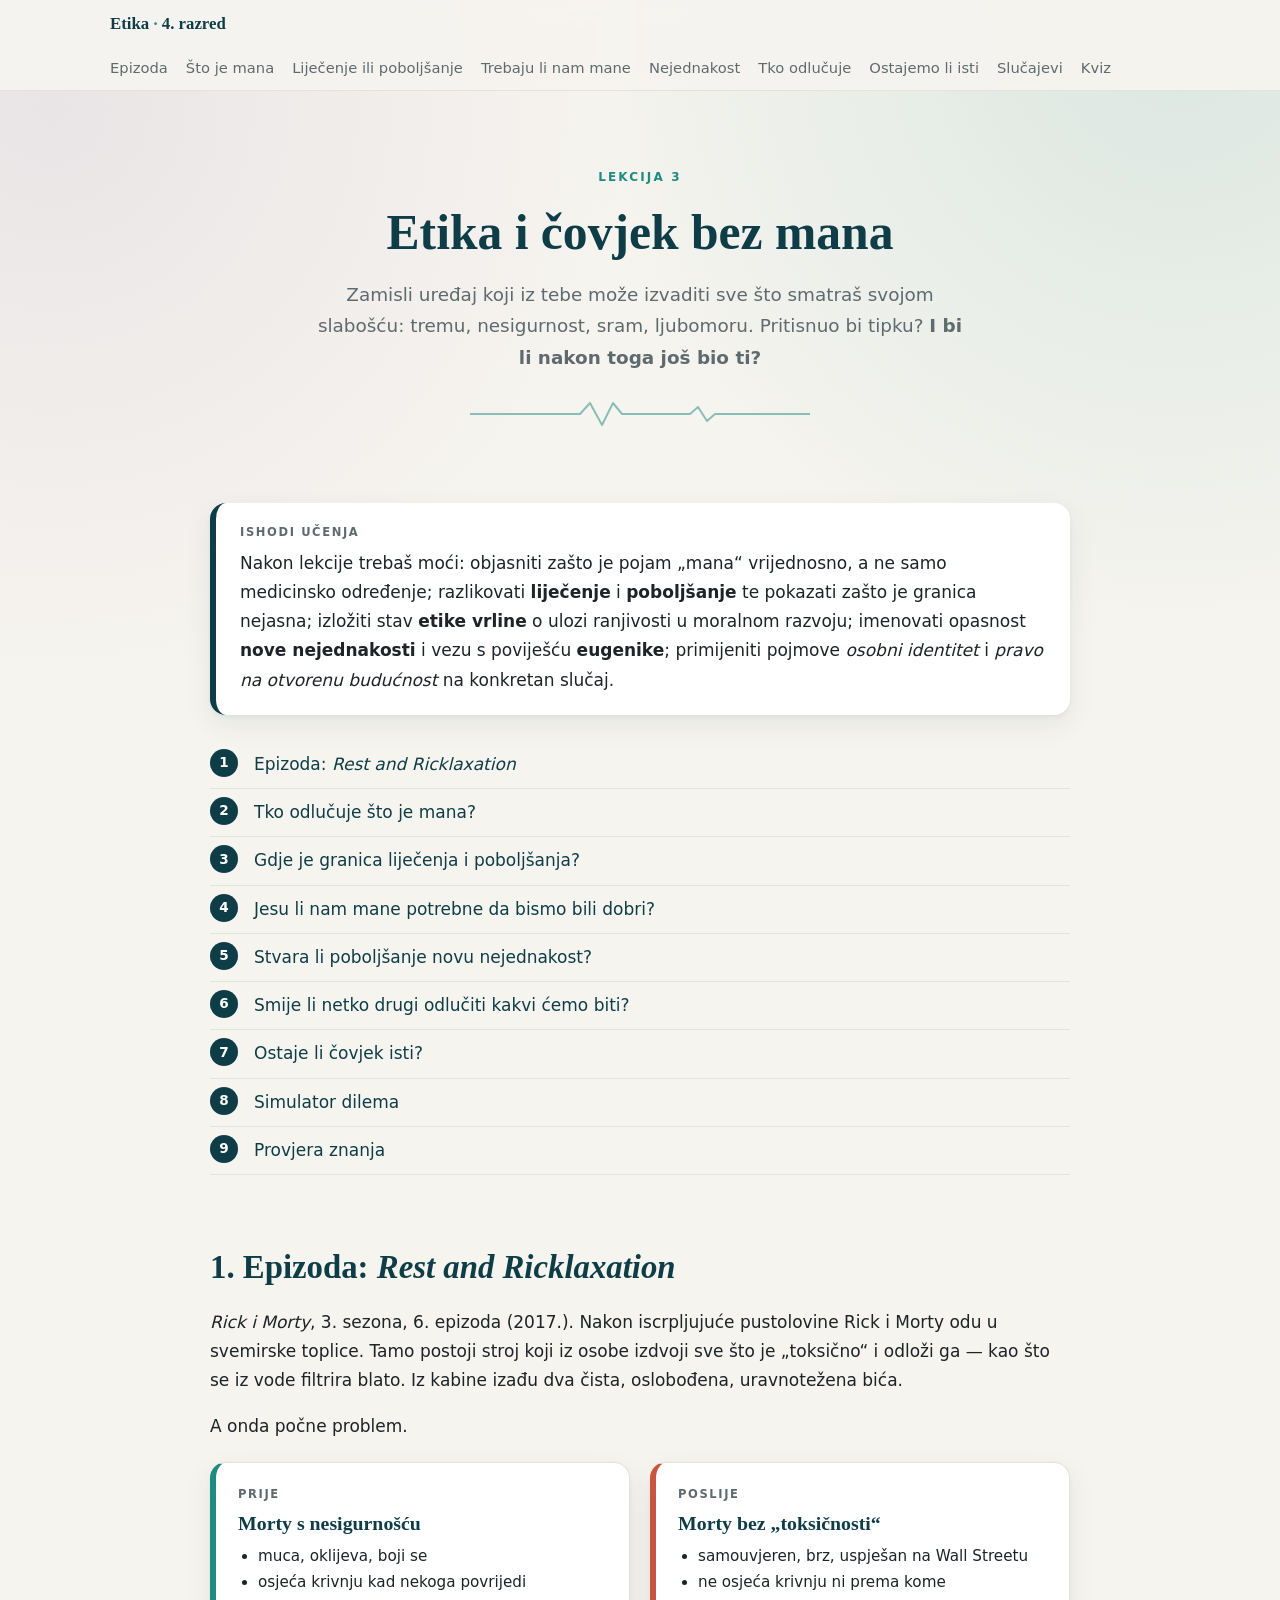
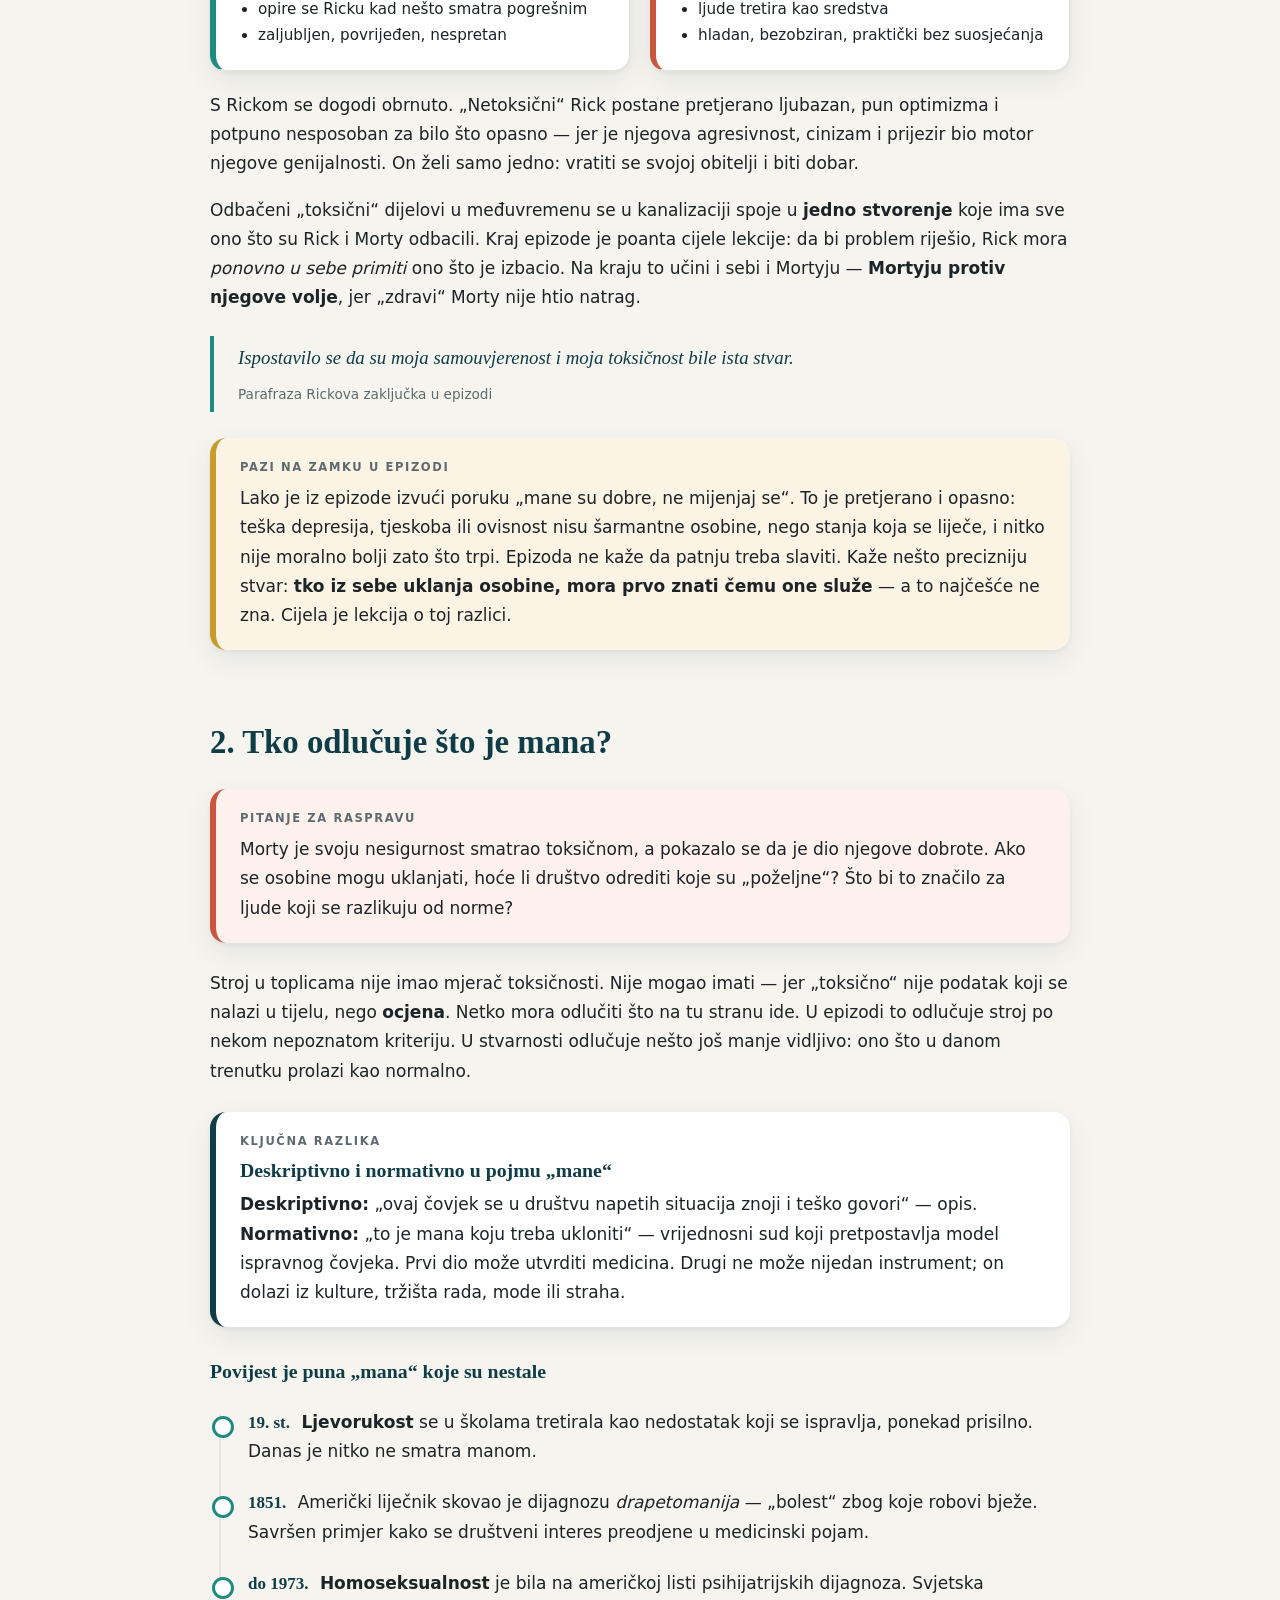
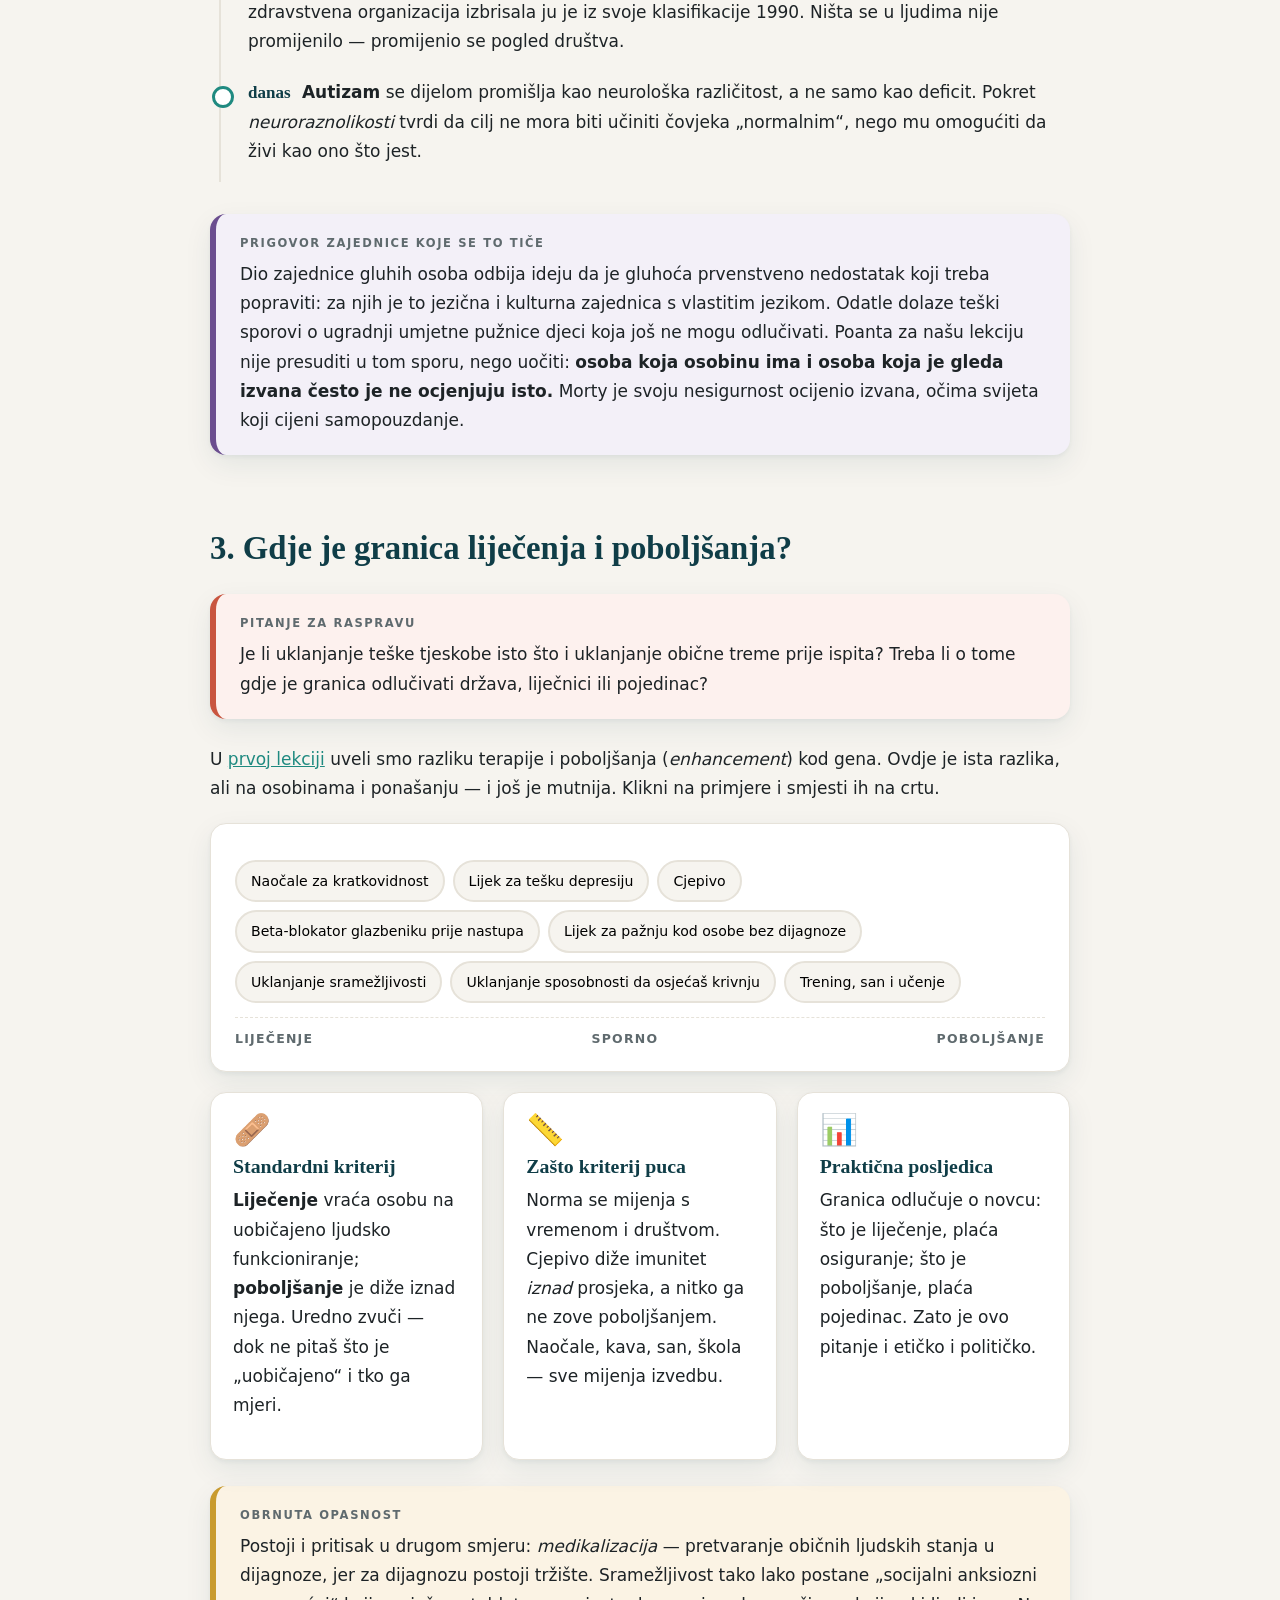
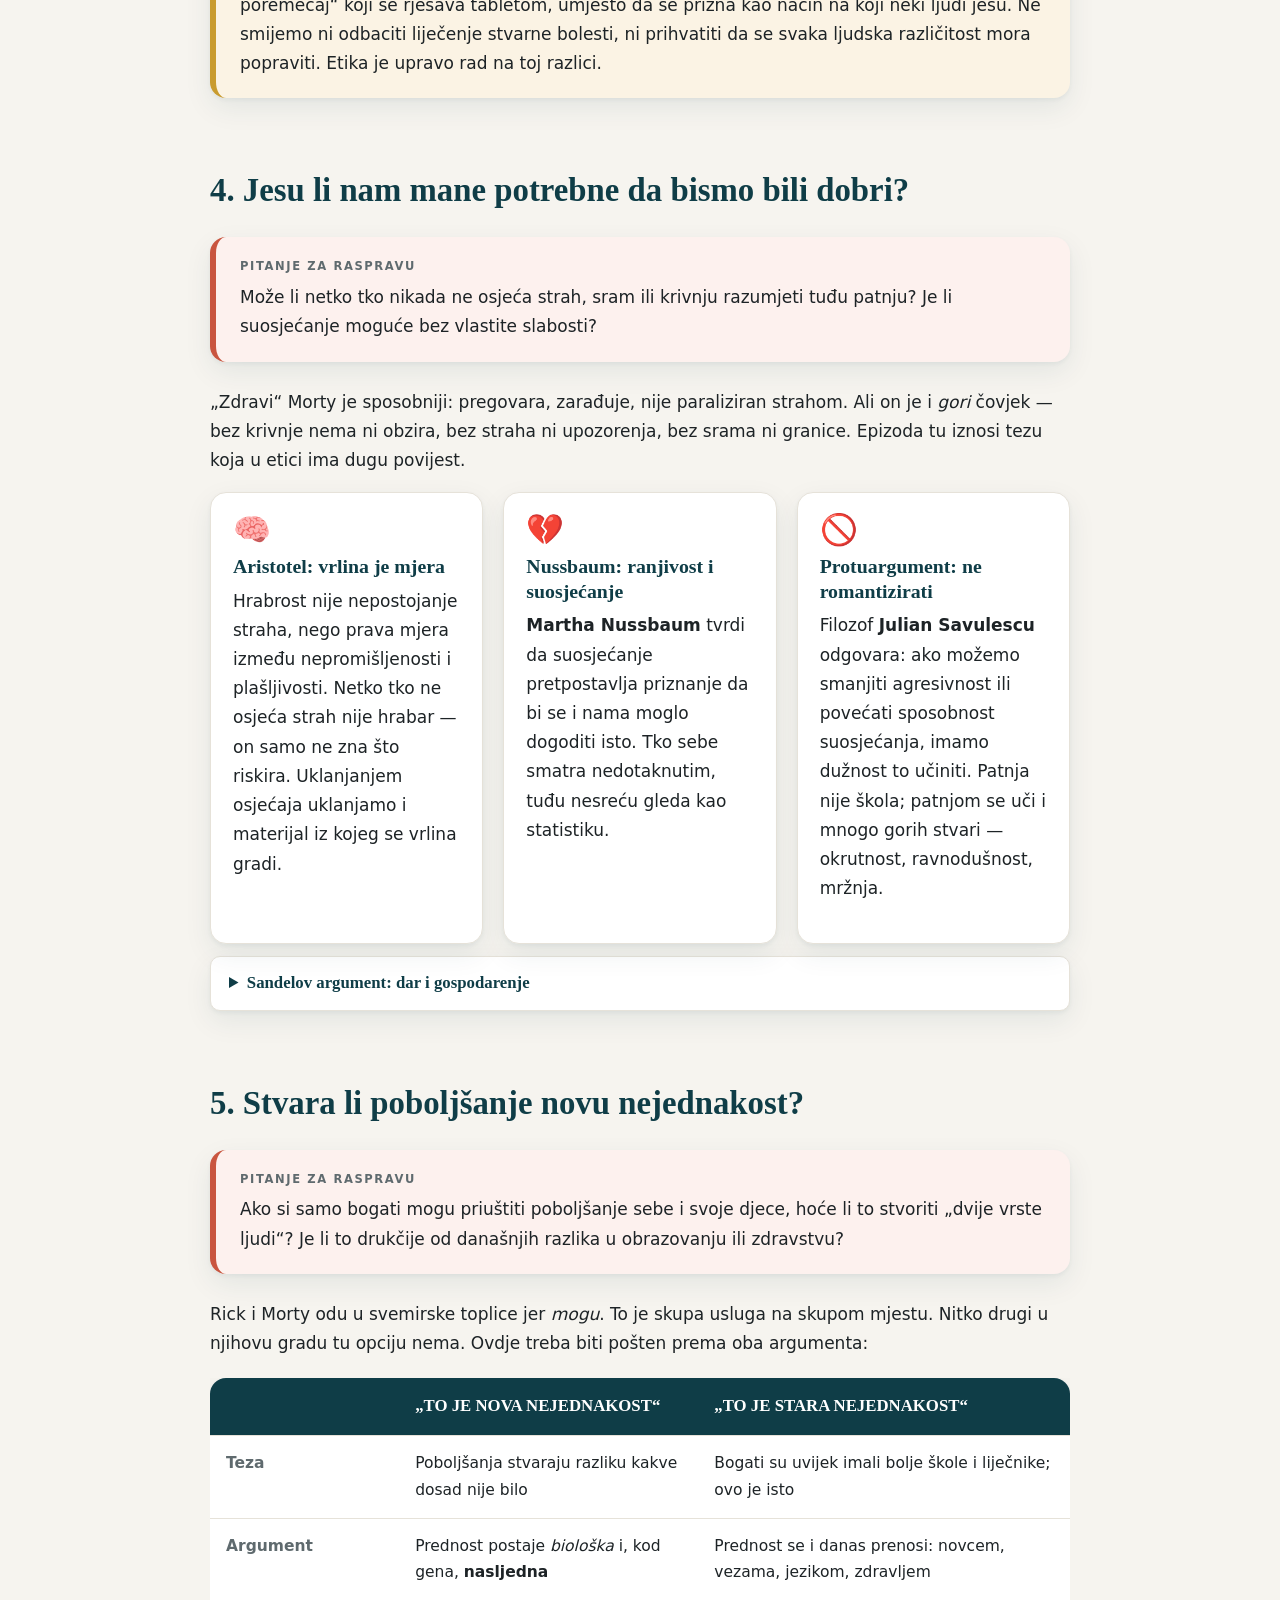
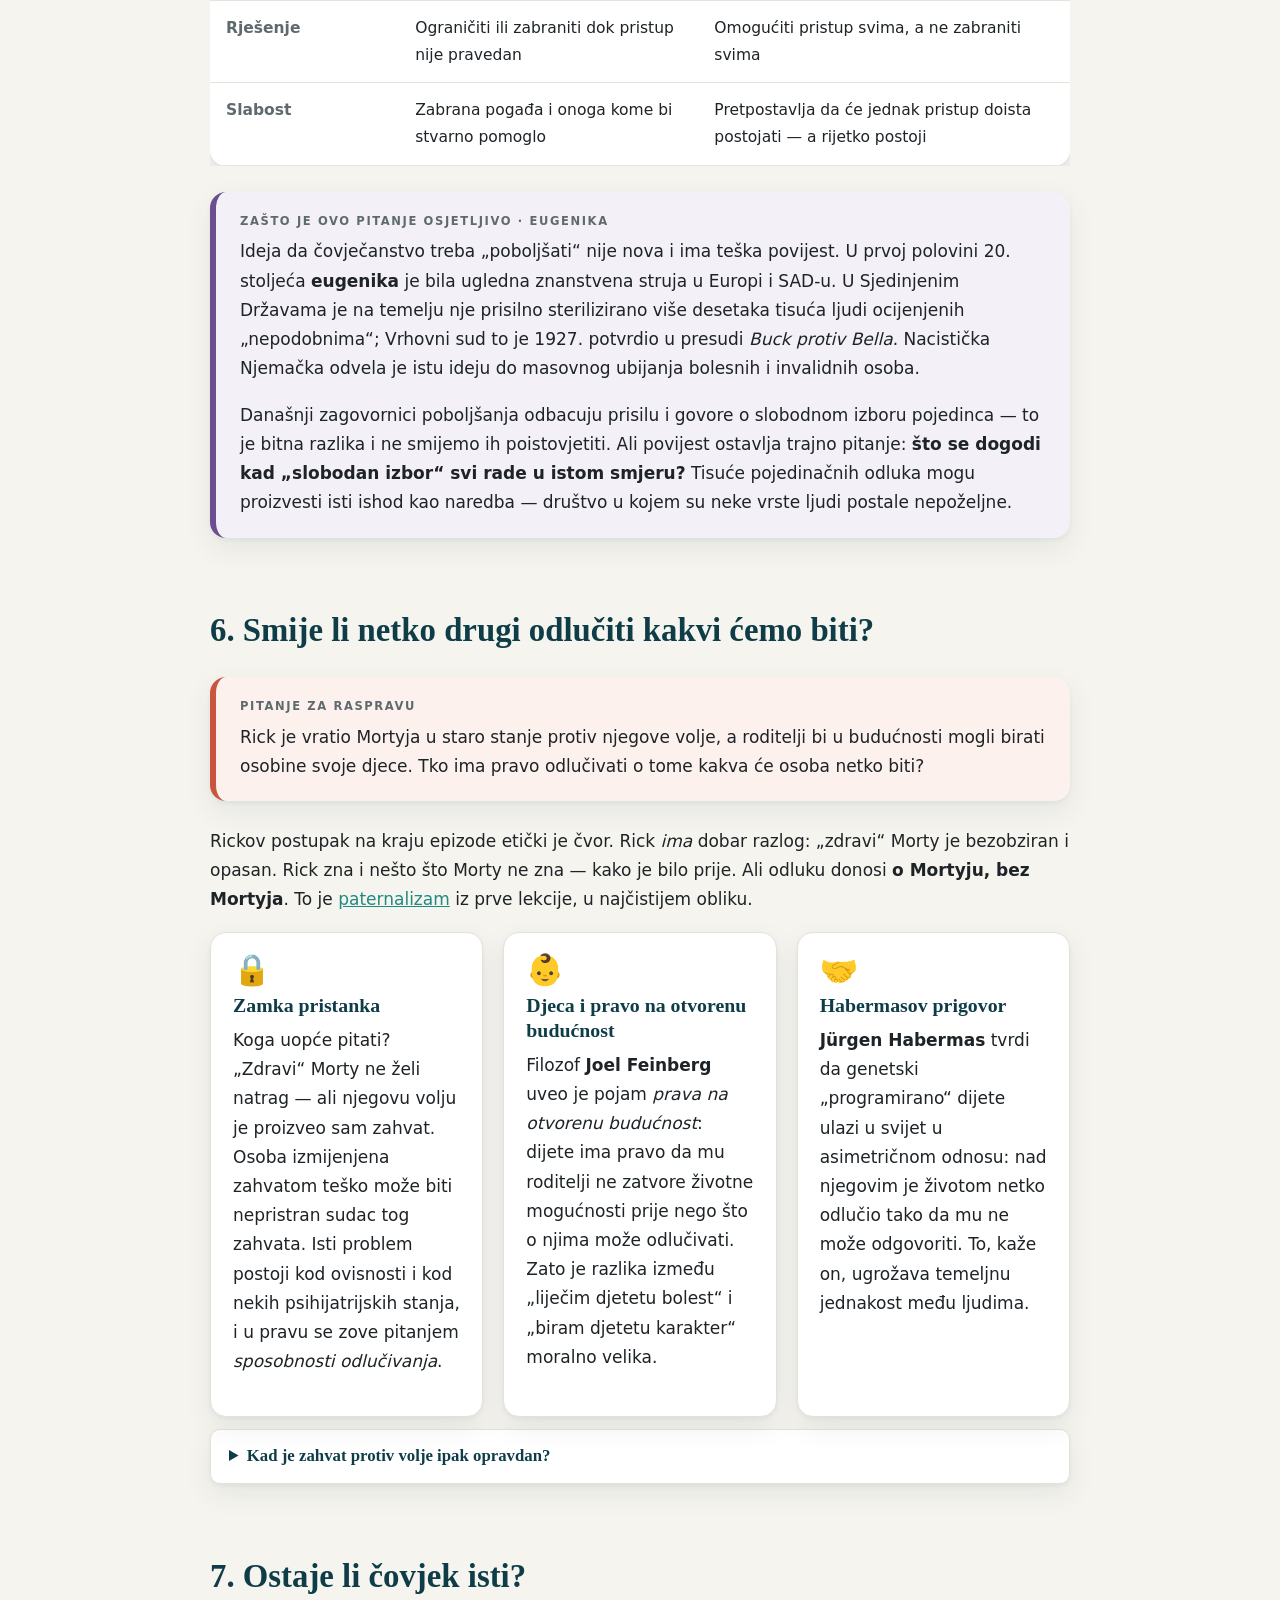
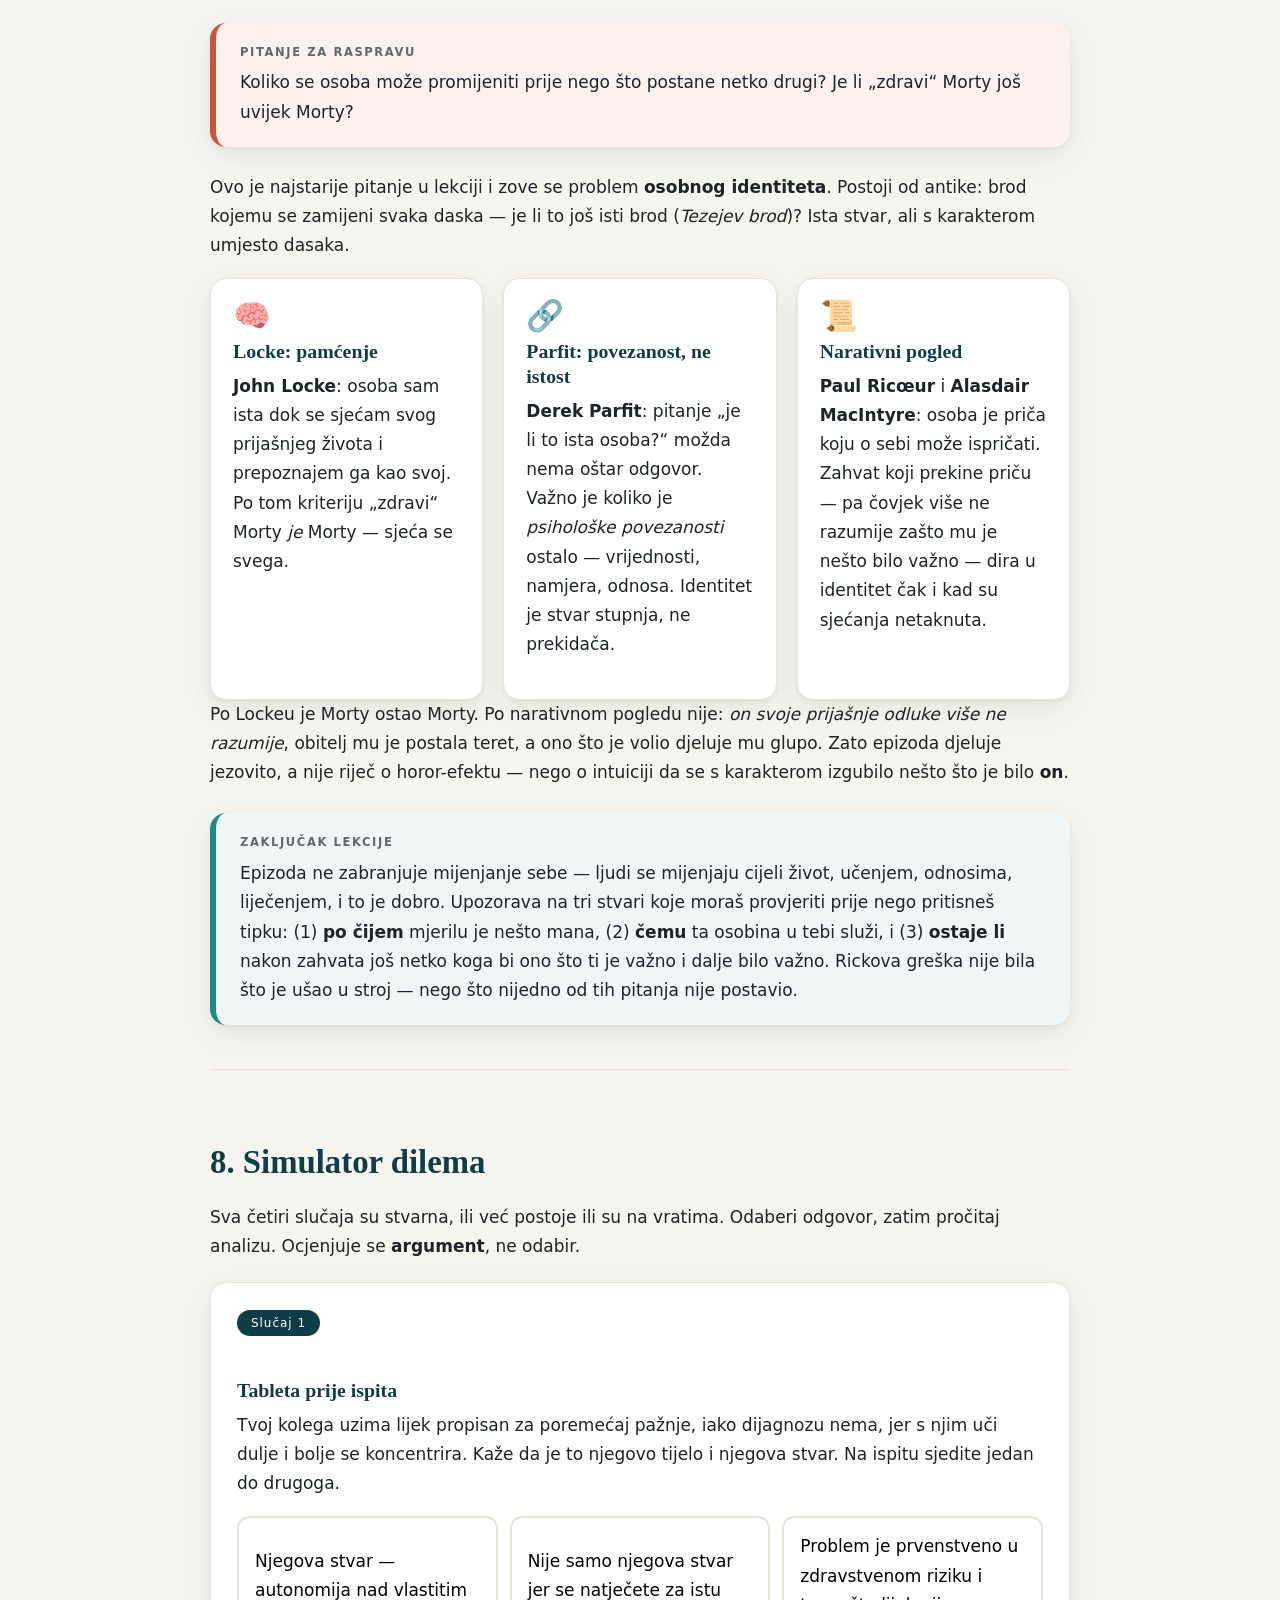
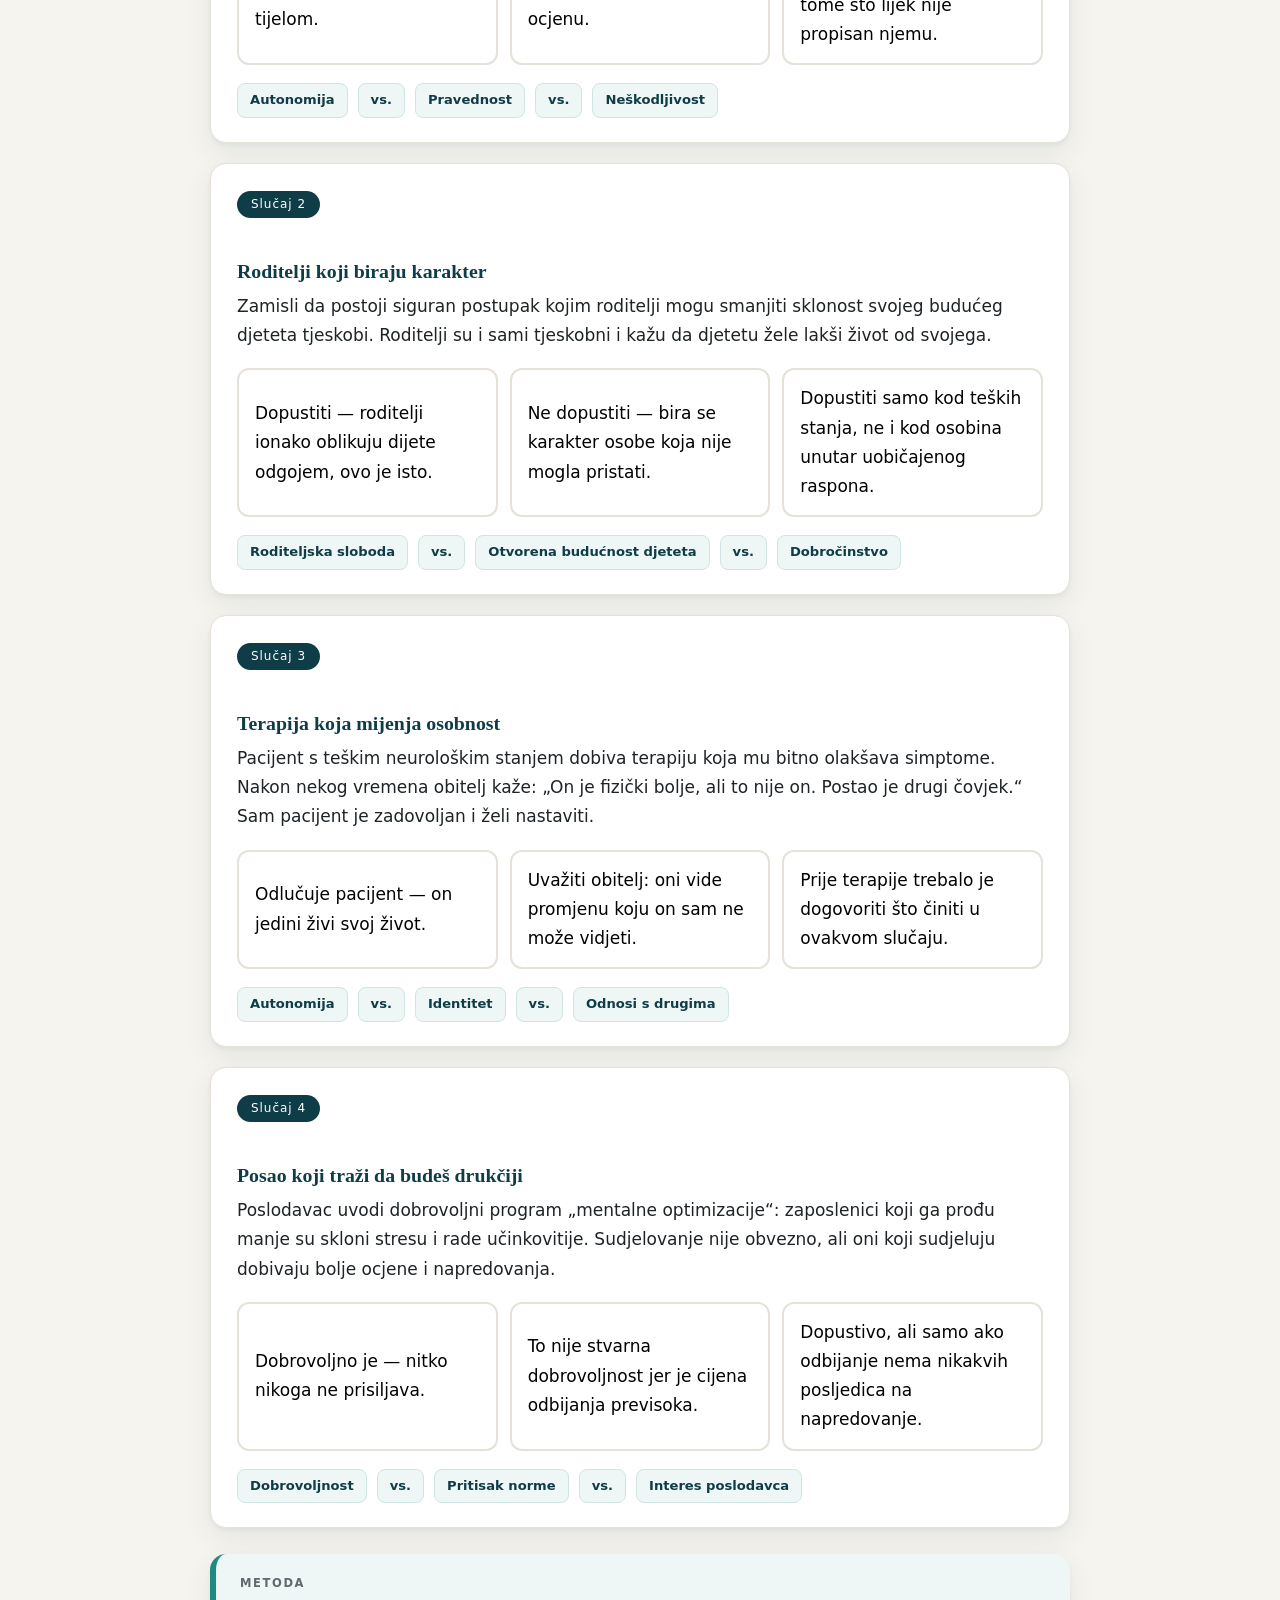
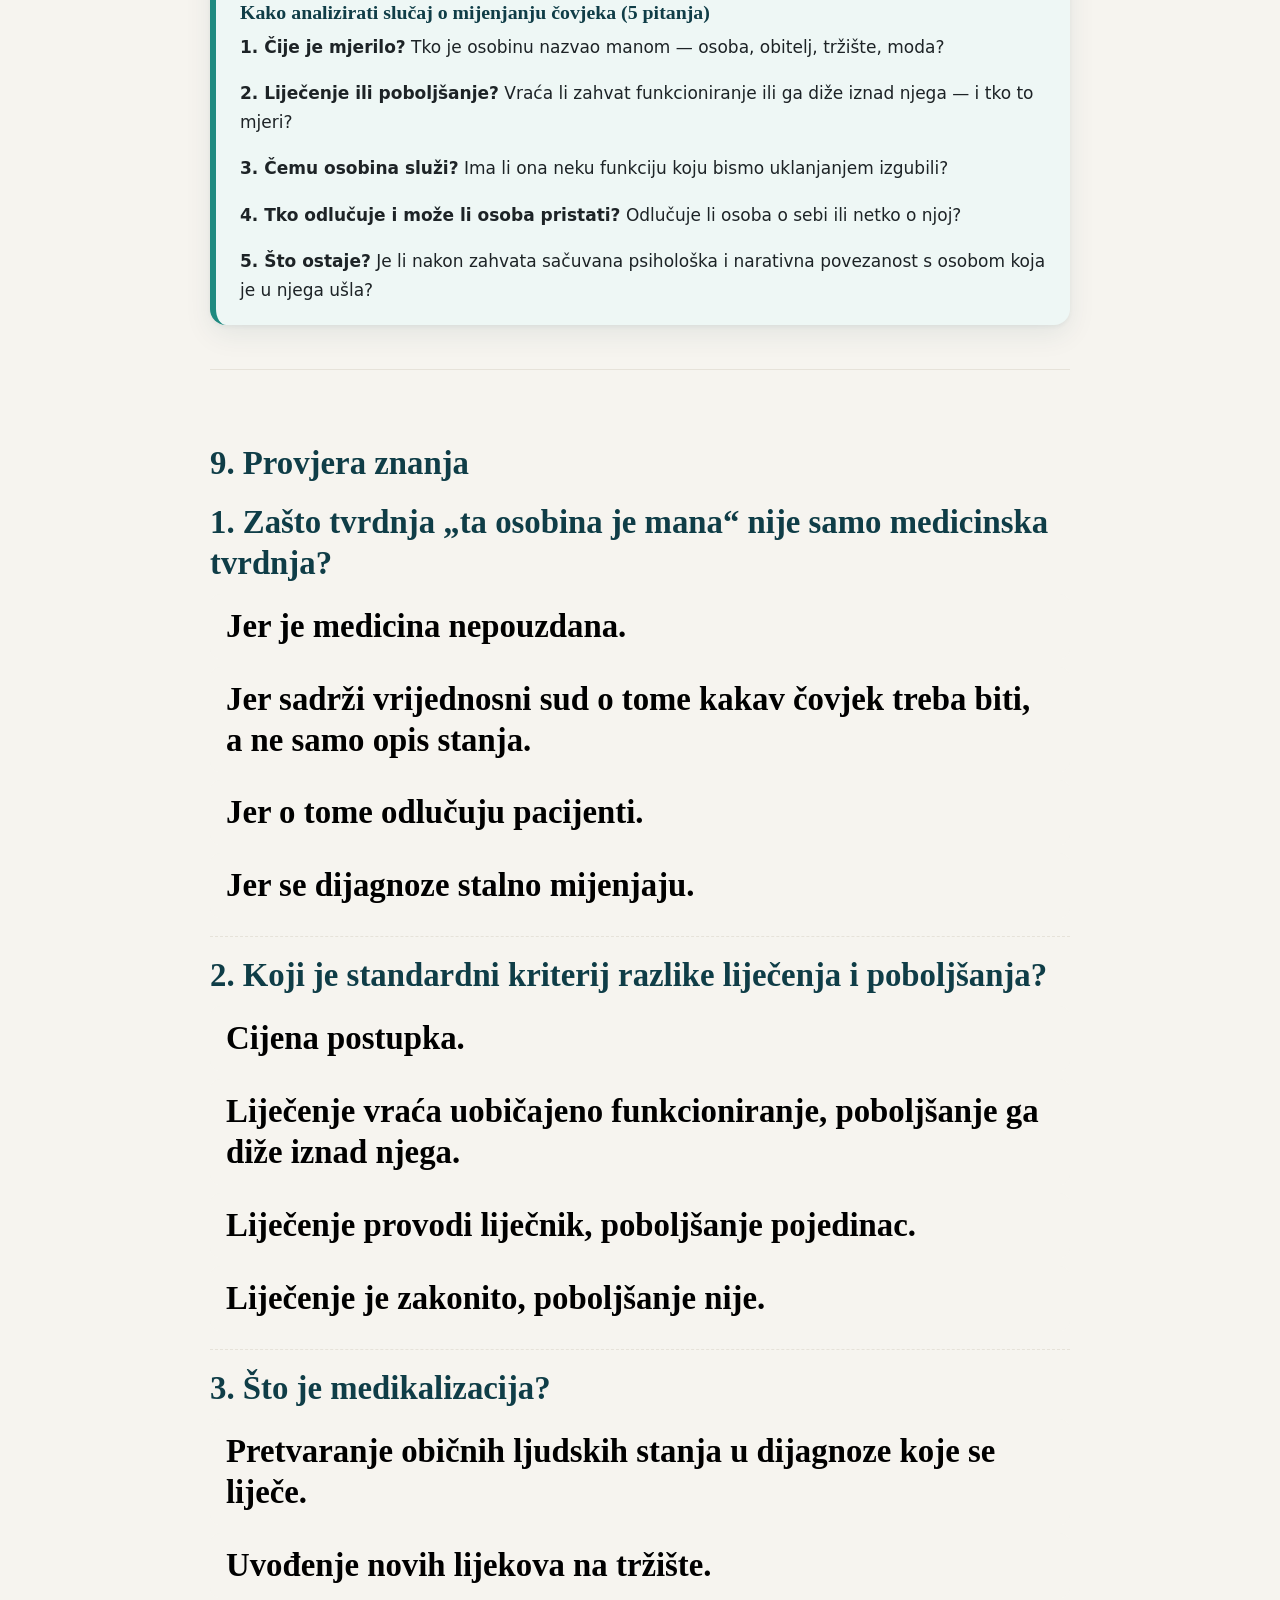
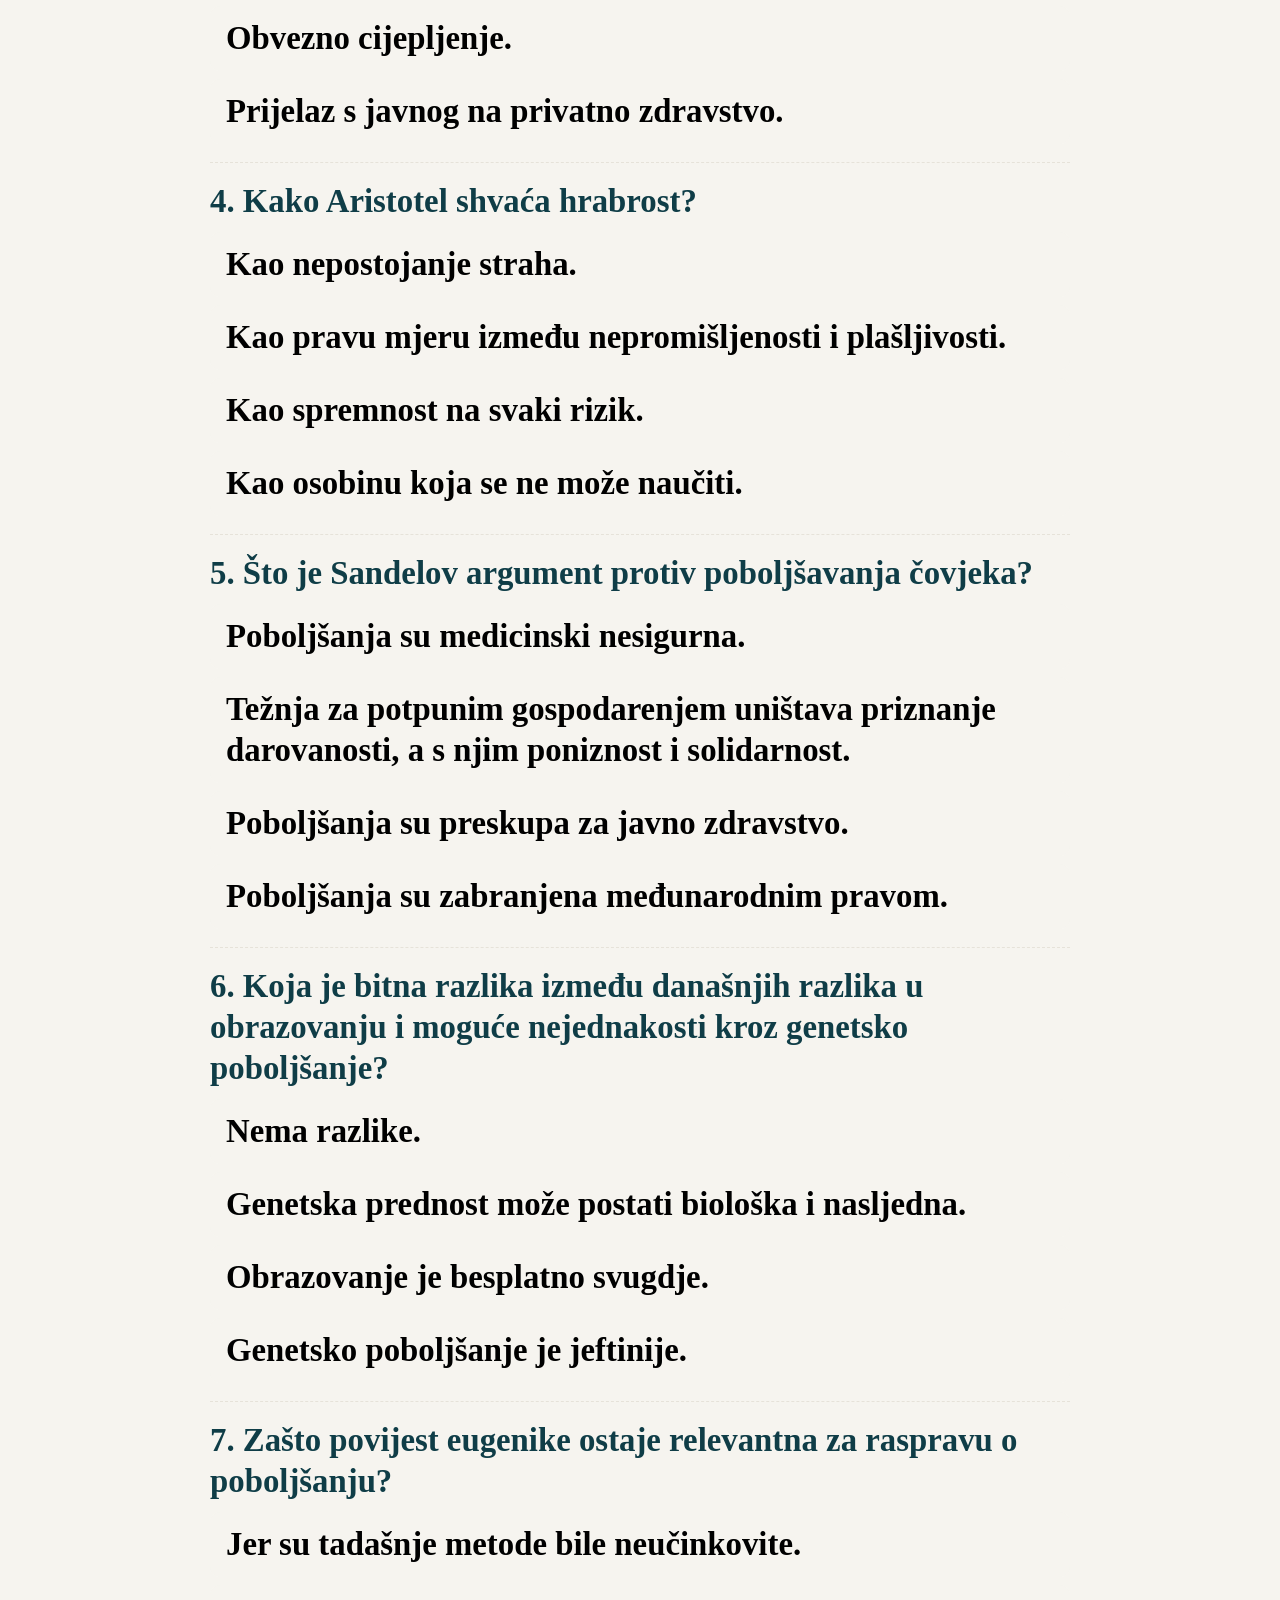
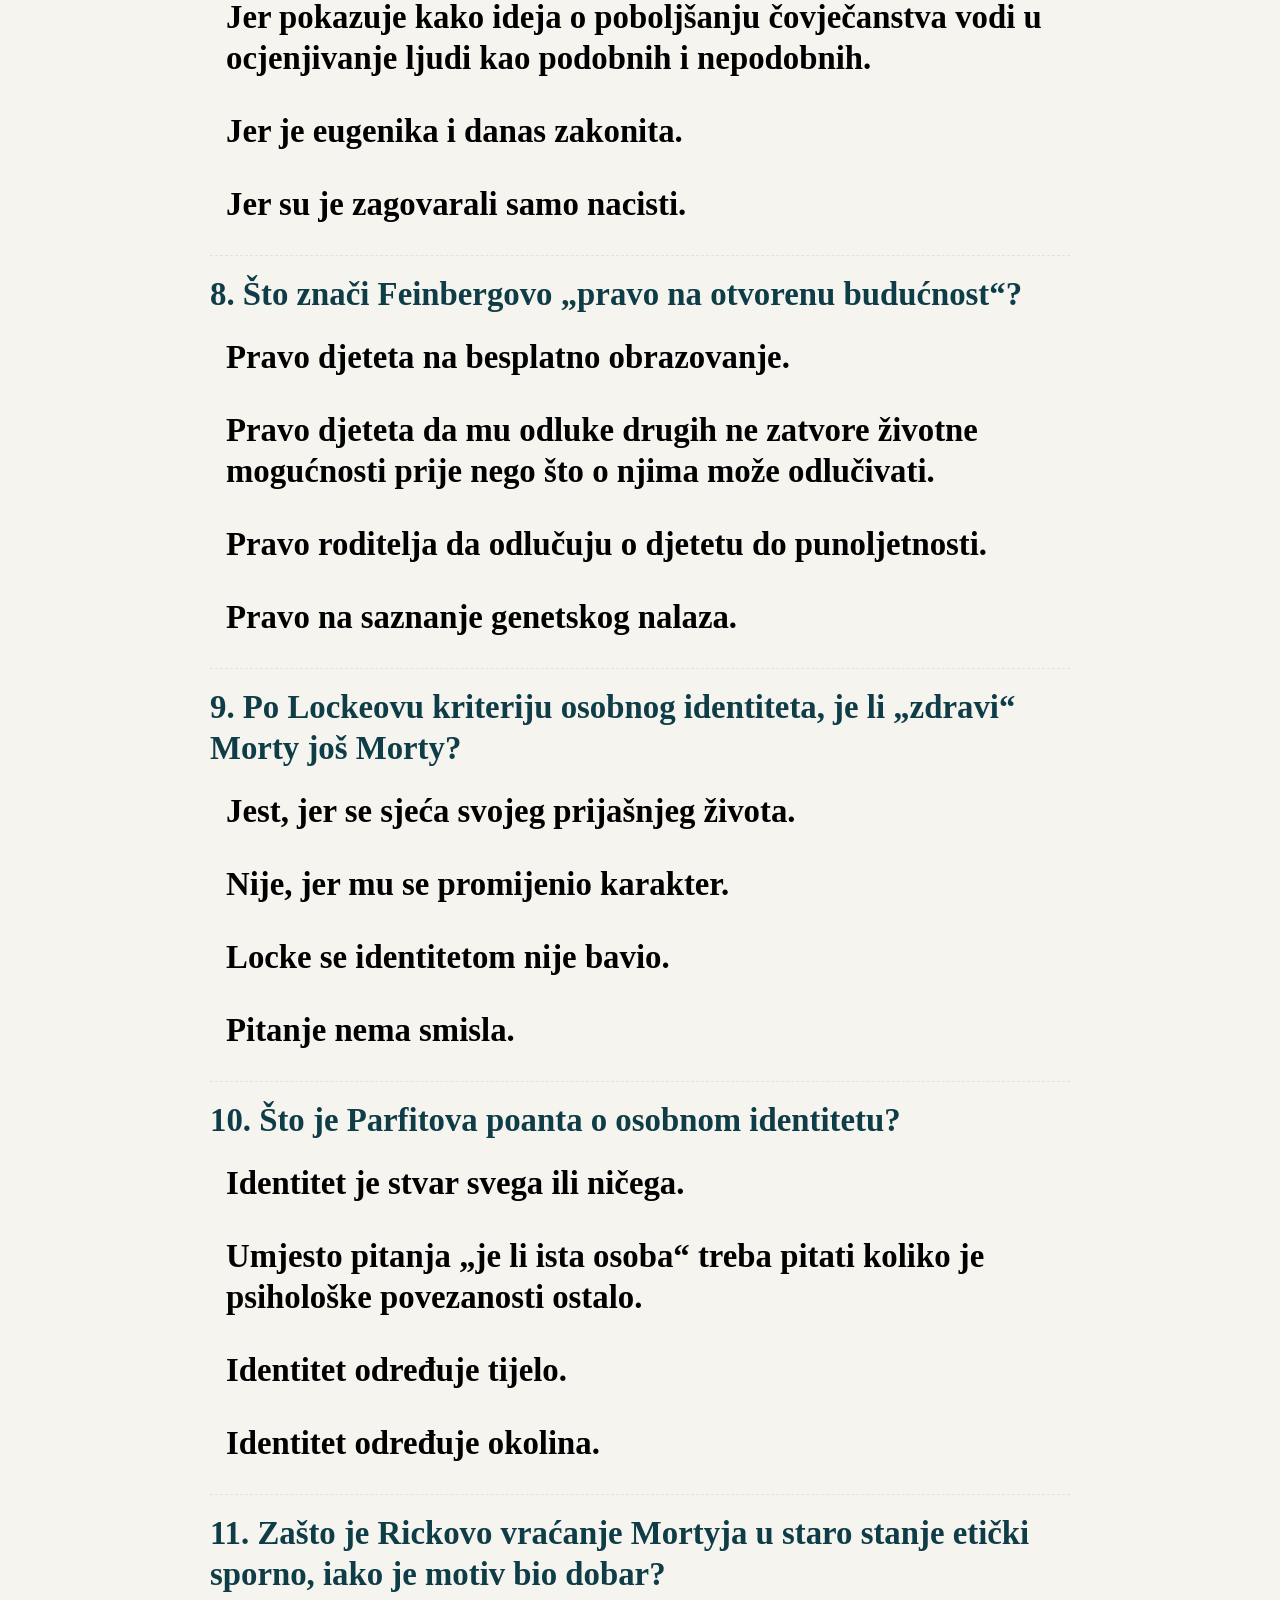
<file: lekcija3.html>
<!DOCTYPE html>
<html lang="hr">
<head>
<meta charset="UTF-8">
<meta name="viewport" content="width=device-width, initial-scale=1">
<title>Lekcija 3 — Etika i čovjek bez mana | Etika 4. razred</title>
<link rel="stylesheet" href="style.css">
</head>
<body>

<header class="topbar">
  <div class="topbar-in">
    <a class="brand" href="index.html">Etika <span>&middot;</span> 4. razred</a>
    <nav>
      <a href="#epizoda">Epizoda</a>
      <a href="#mana">Što je mana</a>
      <a href="#granica">Liječenje ili poboljšanje</a>
      <a href="#suosjecanje">Trebaju li nam mane</a>
      <a href="#nejednakost">Nejednakost</a>
      <a href="#tko">Tko odlučuje</a>
      <a href="#identitet">Ostajemo li isti</a>
      <a href="#slucajevi">Slučajevi</a>
      <a href="#kviz">Kviz</a>
    </nav>
  </div>
</header>

<section class="hero">
  <div class="wrap">
    <span class="eyebrow">Lekcija 3</span>
    <h1>Etika i čovjek bez mana</h1>
    <p class="lead">Zamisli uređaj koji iz tebe može izvaditi sve što smatraš svojom slabošću: tremu,
    nesigurnost, sram, ljubomoru. Pritisnuo bi tipku? <strong>I bi li nakon toga još bio ti?</strong></p>
    <svg class="puls" viewBox="0 0 340 28" fill="none" aria-hidden="true">
      <path d="M0 14h110l10-11 12 22 11-22 9 11h68l8-7 9 14 8-7h95" stroke="#1f8a80" stroke-width="2"
            stroke-linecap="round" stroke-linejoin="round"/>
    </svg>
  </div>
</section>

<main class="wrap">

  <div class="kutija definicija">
    <span class="nadnaslov">Ishodi učenja</span>
    <p style="margin-bottom:0">Nakon lekcije trebaš moći: objasniti zašto je pojam „mana&ldquo; vrijednosno,
    a ne samo medicinsko određenje; razlikovati <strong>liječenje</strong> i <strong>poboljšanje</strong> te
    pokazati zašto je granica nejasna; izložiti stav <strong>etike vrline</strong> o ulozi ranjivosti u
    moralnom razvoju; imenovati opasnost <strong>nove nejednakosti</strong> i vezu s poviješću
    <strong>eugenike</strong>; primijeniti pojmove <em>osobni identitet</em> i <em>pravo na otvorenu
    budućnost</em> na konkretan slučaj.</p>
  </div>

  <ol class="sadrzaj">
    <li><a href="#epizoda">Epizoda: <em>Rest and Ricklaxation</em></a></li>
    <li><a href="#mana">Tko odlučuje što je mana?</a></li>
    <li><a href="#granica">Gdje je granica liječenja i poboljšanja?</a></li>
    <li><a href="#suosjecanje">Jesu li nam mane potrebne da bismo bili dobri?</a></li>
    <li><a href="#nejednakost">Stvara li poboljšanje novu nejednakost?</a></li>
    <li><a href="#tko">Smije li netko drugi odlučiti kakvi ćemo biti?</a></li>
    <li><a href="#identitet">Ostaje li čovjek isti?</a></li>
    <li><a href="#slucajevi">Simulator dilema</a></li>
    <li><a href="#kviz">Provjera znanja</a></li>
  </ol>

  <h2 id="epizoda">1. Epizoda: <em>Rest and Ricklaxation</em></h2>
  <p><em>Rick i Morty</em>, 3. sezona, 6. epizoda (2017.). Nakon iscrpljujuće pustolovine Rick i Morty odu
  u svemirske toplice. Tamo postoji stroj koji iz osobe izdvoji sve što je „toksično&ldquo; i odloži ga —
  kao što se iz vode filtrira blato. Iz kabine izađu dva čista, oslobođena, uravnotežena bića.</p>

  <p>A onda počne problem.</p>

  <div class="dvojnik">
    <div class="dvojnik-k">
      <span class="biljeg">Prije</span>
      <h3>Morty s nesigurnošću</h3>
      <ul>
        <li>muca, oklijeva, boji se</li>
        <li>osjeća krivnju kad nekoga povrijedi</li>
        <li>opire se Ricku kad nešto smatra pogrešnim</li>
        <li>zaljubljen, povrijeđen, nespretan</li>
      </ul>
    </div>
    <div class="dvojnik-k poslije">
      <span class="biljeg">Poslije</span>
      <h3>Morty bez „toksičnosti&ldquo;</h3>
      <ul>
        <li>samouvjeren, brz, uspješan na Wall Streetu</li>
        <li>ne osjeća krivnju ni prema kome</li>
        <li>ljude tretira kao sredstva</li>
        <li>hladan, bezobziran, praktički bez suosjećanja</li>
      </ul>
    </div>
  </div>

  <p>S Rickom se dogodi obrnuto. „Netoksični&ldquo; Rick postane pretjerano ljubazan, pun optimizma i
  potpuno nesposoban za bilo što opasno — jer je njegova agresivnost, cinizam i prijezir bio motor
  njegove genijalnosti. On želi samo jedno: vratiti se svojoj obitelji i biti dobar.</p>

  <p>Odbačeni „toksični&ldquo; dijelovi u međuvremenu se u kanalizaciji spoje u <strong>jedno stvorenje</strong>
  koje ima sve ono što su Rick i Morty odbacili. Kraj epizode je poanta cijele lekcije: da bi problem
  riješio, Rick mora <em>ponovno u sebe primiti</em> ono što je izbacio. Na kraju to učini i sebi i
  Mortyju — <strong>Mortyju protiv njegove volje</strong>, jer „zdravi&ldquo; Morty nije htio natrag.</p>

  <blockquote>
    Ispostavilo se da su moja samouvjerenost i moja toksičnost bile ista stvar.
    <footer>Parafraza Rickova zaključka u epizodi</footer>
  </blockquote>

  <div class="kutija upozorenje">
    <span class="nadnaslov">Pazi na zamku u epizodi</span>
    <p style="margin-bottom:0">Lako je iz epizode izvući poruku „mane su dobre, ne mijenjaj se&ldquo;.
    To je pretjerano i opasno: teška depresija, tjeskoba ili ovisnost nisu šarmantne osobine, nego stanja
    koja se liječe, i nitko nije moralno bolji zato što trpi. Epizoda ne kaže da patnju treba slaviti.
    Kaže nešto precizniju stvar: <strong>tko iz sebe uklanja osobine, mora prvo znati čemu one služe</strong> —
    a to najčešće ne zna. Cijela je lekcija o toj razlici.</p>
  </div>

  <h2 id="mana">2. Tko odlučuje što je mana?</h2>

  <div class="kutija pitanje">
    <span class="nadnaslov">Pitanje za raspravu</span>
    <p style="margin-bottom:0">Morty je svoju nesigurnost smatrao toksičnom, a pokazalo se da je dio
    njegove dobrote. Ako se osobine mogu uklanjati, hoće li društvo odrediti koje su „poželjne&ldquo;?
    Što bi to značilo za ljude koji se razlikuju od norme?</p>
  </div>

  <p>Stroj u toplicama nije imao mjerač toksičnosti. Nije mogao imati — jer „toksično&ldquo; nije podatak
  koji se nalazi u tijelu, nego <strong>ocjena</strong>. Netko mora odlučiti što na tu stranu ide.
  U epizodi to odlučuje stroj po nekom nepoznatom kriteriju. U stvarnosti odlučuje nešto još manje
  vidljivo: ono što u danom trenutku prolazi kao normalno.</p>

  <div class="kutija definicija">
    <span class="nadnaslov">Ključna razlika</span>
    <h3>Deskriptivno i normativno u pojmu „mane&ldquo;</h3>
    <p style="margin-bottom:0"><strong>Deskriptivno:</strong> „ovaj čovjek se u društvu napetih situacija
    znoji i teško govori&ldquo; — opis. <strong>Normativno:</strong> „to je mana koju treba ukloniti&ldquo; —
    vrijednosni sud koji pretpostavlja model ispravnog čovjeka. Prvi dio može utvrditi medicina.
    Drugi ne može nijedan instrument; on dolazi iz kulture, tržišta rada, mode ili straha.</p>
  </div>

  <h3>Povijest je puna „mana&ldquo; koje su nestale</h3>
  <ul class="crta">
    <li><span class="god">19. st.</span> <strong>Ljevorukost</strong> se u školama tretirala kao nedostatak
    koji se ispravlja, ponekad prisilno. Danas je nitko ne smatra manom.</li>
    <li><span class="god">1851.</span> Američki liječnik skovao je dijagnozu <em>drapetomanija</em> —
    „bolest&ldquo; zbog koje robovi bježe. Savršen primjer kako se društveni interes preodjene u medicinski pojam.</li>
    <li><span class="god">do 1973.</span> <strong>Homoseksualnost</strong> je bila na američkoj listi
    psihijatrijskih dijagnoza. Svjetska zdravstvena organizacija izbrisala ju je iz svoje klasifikacije 1990.
    Ništa se u ljudima nije promijenilo — promijenio se pogled društva.</li>
    <li><span class="god">danas</span> <strong>Autizam</strong> se dijelom promišlja kao neurološka
    različitost, a ne samo kao deficit. Pokret <em>neuroraznolikosti</em> tvrdi da cilj ne mora biti
    učiniti čovjeka „normalnim&ldquo;, nego mu omogućiti da živi kao ono što jest.</li>
  </ul>

  <div class="kutija povijest">
    <span class="nadnaslov">Prigovor zajednice koje se to tiče</span>
    <p style="margin-bottom:0">Dio zajednice gluhih osoba odbija ideju da je gluhoća prvenstveno nedostatak
    koji treba popraviti: za njih je to jezična i kulturna zajednica s vlastitim jezikom. Odatle dolaze
    teški sporovi o ugradnji umjetne pužnice djeci koja još ne mogu odlučivati. Poanta za našu lekciju nije
    presuditi u tom sporu, nego uočiti: <strong>osoba koja osobinu ima i osoba koja je gleda izvana
    često je ne ocjenjuju isto.</strong> Morty je svoju nesigurnost ocijenio izvana, očima svijeta koji
    cijeni samopouzdanje.</p>
  </div>

  <h2 id="granica">3. Gdje je granica liječenja i poboljšanja?</h2>

  <div class="kutija pitanje">
    <span class="nadnaslov">Pitanje za raspravu</span>
    <p style="margin-bottom:0">Je li uklanjanje teške tjeskobe isto što i uklanjanje obične treme prije
    ispita? Treba li o tome gdje je granica odlučivati država, liječnici ili pojedinac?</p>
  </div>

  <p>U <a href="lekcija1.html#geni">prvoj lekciji</a> uveli smo razliku terapije i poboljšanja
  (<em>enhancement</em>) kod gena. Ovdje je ista razlika, ali na osobinama i ponašanju — i još je mutnija.
  Klikni na primjere i smjesti ih na crtu.</p>

  <div class="spektar">
    <div class="spektar-traka" id="spektar"></div>
    <div class="spektar-skala"><span>Liječenje</span><span>Sporno</span><span>Poboljšanje</span></div>
    <div class="odgovor" id="spektar-odg"></div>
  </div>

  <div class="grid">
    <div class="card">
      <span class="ikona">&#129657;</span>
      <h3>Standardni kriterij</h3>
      <p><strong>Liječenje</strong> vraća osobu na uobičajeno ljudsko funkcioniranje;
      <strong>poboljšanje</strong> je diže iznad njega. Uredno zvuči — dok ne pitaš što je „uobičajeno&ldquo;
      i tko ga mjeri.</p>
    </div>
    <div class="card">
      <span class="ikona">&#128207;</span>
      <h3>Zašto kriterij puca</h3>
      <p>Norma se mijenja s vremenom i društvom. Cjepivo diže imunitet <em>iznad</em> prosjeka, a nitko ga
      ne zove poboljšanjem. Naočale, kava, san, škola — sve mijenja izvedbu.</p>
    </div>
    <div class="card">
      <span class="ikona">&#128202;</span>
      <h3>Praktična posljedica</h3>
      <p>Granica odlučuje o novcu: što je liječenje, plaća osiguranje; što je poboljšanje, plaća pojedinac.
      Zato je ovo pitanje i etičko i političko.</p>
    </div>
  </div>

  <div class="kutija upozorenje">
    <span class="nadnaslov">Obrnuta opasnost</span>
    <p style="margin-bottom:0">Postoji i pritisak u drugom smjeru: <em>medikalizacija</em> — pretvaranje
    običnih ljudskih stanja u dijagnoze, jer za dijagnozu postoji tržište. Sramežljivost tako lako
    postane „socijalni anksiozni poremećaj&ldquo; koji se rješava tabletom, umjesto da se prizna kao način na
    koji neki ljudi jesu. Ne smijemo ni odbaciti liječenje stvarne bolesti, ni prihvatiti da se svaka
    ljudska različitost mora popraviti. Etika je upravo rad na toj razlici.</p>
  </div>

  <h2 id="suosjecanje">4. Jesu li nam mane potrebne da bismo bili dobri?</h2>

  <div class="kutija pitanje">
    <span class="nadnaslov">Pitanje za raspravu</span>
    <p style="margin-bottom:0">Može li netko tko nikada ne osjeća strah, sram ili krivnju razumjeti tuđu
    patnju? Je li suosjećanje moguće bez vlastite slabosti?</p>
  </div>

  <p>„Zdravi&ldquo; Morty je sposobniji: pregovara, zarađuje, nije paraliziran strahom. Ali on je i
  <em>gori</em> čovjek — bez krivnje nema ni obzira, bez straha ni upozorenja, bez srama ni granice.
  Epizoda tu iznosi tezu koja u etici ima dugu povijest.</p>

  <div class="grid">
    <div class="card">
      <span class="ikona">&#129504;</span>
      <h3>Aristotel: vrlina je mjera</h3>
      <p>Hrabrost nije nepostojanje straha, nego prava mjera između nepromišljenosti i plašljivosti.
      Netko tko ne osjeća strah nije hrabar — on samo ne zna što riskira. Uklanjanjem osjećaja
      uklanjamo i materijal iz kojeg se vrlina gradi.</p>
    </div>
    <div class="card">
      <span class="ikona">&#128148;</span>
      <h3>Nussbaum: ranjivost i suosjećanje</h3>
      <p><strong>Martha Nussbaum</strong> tvrdi da suosjećanje pretpostavlja priznanje da bi se i nama
      moglo dogoditi isto. Tko sebe smatra nedotaknutim, tuđu nesreću gleda kao statistiku.</p>
    </div>
    <div class="card">
      <span class="ikona">&#128683;</span>
      <h3>Protuargument: ne romantizirati</h3>
      <p>Filozof <strong>Julian Savulescu</strong> odgovara: ako možemo smanjiti agresivnost ili povećati
      sposobnost suosjećanja, imamo dužnost to učiniti. Patnja nije škola; patnjom se uči i mnogo
      gorih stvari — okrutnost, ravnodušnost, mržnja.</p>
    </div>
  </div>

  <details class="akordeon">
    <summary>Sandelov argument: dar i gospodarenje</summary>
    <p>Američki filozof <strong>Michael Sandel</strong> u knjizi <em>Protiv savršenstva</em> (2007.) nudi
    najutjecajniji argument protiv poboljšavanja ljudi. Njegova poanta nije da je poboljšanje nesigurno ili
    nepravedno — nego da mijenja <em>naš odnos prema svijetu</em>.</p>
    <p>Sandel to zove težnjom za <strong>gospodarenjem</strong> (<em>mastery</em>) nasuprot prihvaćanju
    <strong>darovanosti</strong> (<em>giftedness</em>): sposobnosti koje imamo nismo zaslužili ni izabrali.
    Iz tog priznanja izrastaju tri stvari: <em>poniznost</em> (ni ja nisam zaslužio svoje), <em>solidarnost</em>
    (tvoja nesreća mogla je biti moja) i <em>odgovornost u pravoj mjeri</em>.</p>
    <p style="margin-bottom:0">Ako sve postane izbor, tvoja slabost postaje tvoja krivnja — „mogao si to
    ukloniti, a nisi&ldquo;. Sandel upozorava da bi svijet potpune kontrole mogao biti svijet <em>manje</em>
    milosti prema onima koji su ostali kakvi jesu. To vrijedi provjeriti i na sebi: koliko ti se današnje
    obrazovanje i sport već ponašaju tako?</p>
  </details>

  <h2 id="nejednakost">5. Stvara li poboljšanje novu nejednakost?</h2>

  <div class="kutija pitanje">
    <span class="nadnaslov">Pitanje za raspravu</span>
    <p style="margin-bottom:0">Ako si samo bogati mogu priuštiti poboljšanje sebe i svoje djece, hoće li to
    stvoriti „dvije vrste ljudi&ldquo;? Je li to drukčije od današnjih razlika u obrazovanju ili zdravstvu?</p>
  </div>

  <p>Rick i Morty odu u svemirske toplice jer <em>mogu</em>. To je skupa usluga na skupom mjestu.
  Nitko drugi u njihovu gradu tu opciju nema. Ovdje treba biti pošten prema oba argumenta:</p>

  <div class="tablica-scroll">
    <table class="usporedba">
      <thead><tr><th>&nbsp;</th><th>„TO JE NOVA NEJEDNAKOST&ldquo;</th><th>„TO JE STARA NEJEDNAKOST&ldquo;</th></tr></thead>
      <tbody>
        <tr><th>Teza</th><td>Poboljšanja stvaraju razliku kakve dosad nije bilo</td><td>Bogati su uvijek imali bolje škole i liječnike; ovo je isto</td></tr>
        <tr><th>Argument</th><td>Prednost postaje <em>biološka</em> i, kod gena, <strong>nasljedna</strong></td><td>Prednost se i danas prenosi: novcem, vezama, jezikom, zdravljem</td></tr>
        <tr><th>Rješenje</th><td>Ograničiti ili zabraniti dok pristup nije pravedan</td><td>Omogućiti pristup svima, a ne zabraniti svima</td></tr>
        <tr><th>Slabost</th><td>Zabrana pogađa i onoga kome bi stvarno pomoglo</td><td>Pretpostavlja da će jednak pristup doista postojati &mdash; a rijetko postoji</td></tr>
      </tbody>
    </table>
  </div>

  <div class="kutija povijest">
    <span class="nadnaslov">Zašto je ovo pitanje osjetljivo &middot; eugenika</span>
    <p>Ideja da čovječanstvo treba „poboljšati&ldquo; nije nova i ima teška povijest. U prvoj polovini
    20. stoljeća <strong>eugenika</strong> je bila ugledna znanstvena struja u Europi i SAD-u. U Sjedinjenim
    Državama je na temelju nje prisilno sterilizirano više desetaka tisuća ljudi ocijenjenih
    „nepodobnima&ldquo;; Vrhovni sud to je 1927. potvrdio u presudi <em>Buck protiv Bella</em>. Nacistička
    Njemačka odvela je istu ideju do masovnog ubijanja bolesnih i invalidnih osoba.</p>
    <p style="margin-bottom:0">Današnji zagovornici poboljšanja odbacuju prisilu i govore o slobodnom
    izboru pojedinca — to je bitna razlika i ne smijemo ih poistovjetiti. Ali povijest ostavlja trajno
    pitanje: <strong>što se dogodi kad „slobodan izbor&ldquo; svi rade u istom smjeru?</strong> Tisuće
    pojedinačnih odluka mogu proizvesti isti ishod kao naredba — društvo u kojem su neke vrste ljudi
    postale nepoželjne.</p>
  </div>

  <h2 id="tko">6. Smije li netko drugi odlučiti kakvi ćemo biti?</h2>

  <div class="kutija pitanje">
    <span class="nadnaslov">Pitanje za raspravu</span>
    <p style="margin-bottom:0">Rick je vratio Mortyja u staro stanje protiv njegove volje, a roditelji bi u
    budućnosti mogli birati osobine svoje djece. Tko ima pravo odlučivati o tome kakva će osoba netko biti?</p>
  </div>

  <p>Rickov postupak na kraju epizode etički je čvor. Rick <em>ima</em> dobar razlog: „zdravi&ldquo; Morty
  je bezobziran i opasan. Rick zna i nešto što Morty ne zna — kako je bilo prije. Ali odluku donosi
  <strong>o Mortyju, bez Mortyja</strong>. To je <a href="lekcija1.html#pristanak">paternalizam</a>
  iz prve lekcije, u najčistijem obliku.</p>

  <div class="grid">
    <div class="card">
      <span class="ikona">&#128274;</span>
      <h3>Zamka pristanka</h3>
      <p>Koga uopće pitati? „Zdravi&ldquo; Morty ne želi natrag — ali njegovu volju je proizveo sam zahvat.
      Osoba izmijenjena zahvatom teško može biti nepristran sudac tog zahvata. Isti problem postoji kod
      ovisnosti i kod nekih psihijatrijskih stanja, i u pravu se zove pitanjem
      <em>sposobnosti odlučivanja</em>.</p>
    </div>
    <div class="card">
      <span class="ikona">&#128118;</span>
      <h3>Djeca i pravo na otvorenu budućnost</h3>
      <p>Filozof <strong>Joel Feinberg</strong> uveo je pojam <em>prava na otvorenu budućnost</em>: dijete ima
      pravo da mu roditelji ne zatvore životne mogućnosti prije nego što o njima može odlučivati.
      Zato je razlika između „liječim djetetu bolest&ldquo; i „biram djetetu karakter&ldquo; moralno velika.</p>
    </div>
    <div class="card">
      <span class="ikona">&#129309;</span>
      <h3>Habermasov prigovor</h3>
      <p><strong>Jürgen Habermas</strong> tvrdi da genetski „programirano&ldquo; dijete ulazi u svijet u
      asimetričnom odnosu: nad njegovim je životom netko odlučio tako da mu ne može odgovoriti. To,
      kaže on, ugrožava temeljnu jednakost među ljudima.</p>
    </div>
  </div>

  <details class="akordeon">
    <summary>Kad je zahvat protiv volje ipak opravdan?</summary>
    <p>Etika i pravo priznaju uzak prostor u kojem se odluka smije donijeti umjesto osobe: kad osoba
    <strong>nije sposobna odlučivati</strong>, kad prijeti <strong>ozbiljna i neposredna šteta</strong>
    (njoj ili drugima) i kad se bira <strong>najmanje ograničavajuća mjera</strong>. Tada se odlučuje po
    onome što znamo o <em>njezinoj</em> volji, a ne o našoj želji.</p>
    <p style="margin-bottom:0">Provjeri Ricka po tim uvjetima. Šteta drugima: postoji, „zdravi&ldquo; Morty
    povređuje ljude. Sposobnost odlučivanja: sporna, jer je izmijenjena zahvatom. Najmanje ograničavajuća
    mjera: Rick nije ni pokušao ništa drugo, niti je Mortyja uopće pitao. Njegov postupak može biti
    <em>razumljiv</em> i istodobno <em>nedopušten</em> — a razlikovanje tih dvoje je vještina koju ova
    lekcija uči.</p>
  </details>

  <h2 id="identitet">7. Ostaje li čovjek isti?</h2>

  <div class="kutija pitanje">
    <span class="nadnaslov">Pitanje za raspravu</span>
    <p style="margin-bottom:0">Koliko se osoba može promijeniti prije nego što postane netko drugi?
    Je li „zdravi&ldquo; Morty još uvijek Morty?</p>
  </div>

  <p>Ovo je najstarije pitanje u lekciji i zove se problem <strong>osobnog identiteta</strong>.
  Postoji od antike: brod kojemu se zamijeni svaka daska — je li to još isti brod (<em>Tezejev brod</em>)?
  Ista stvar, ali s karakterom umjesto dasaka.</p>

  <div class="grid">
    <div class="card">
      <span class="ikona">&#129504;</span>
      <h3>Locke: pamćenje</h3>
      <p><strong>John Locke</strong>: osoba sam ista dok se sjećam svog prijašnjeg života i prepoznajem ga
      kao svoj. Po tom kriteriju „zdravi&ldquo; Morty <em>je</em> Morty — sjeća se svega.</p>
    </div>
    <div class="card">
      <span class="ikona">&#128279;</span>
      <h3>Parfit: povezanost, ne istost</h3>
      <p><strong>Derek Parfit</strong>: pitanje „je li to ista osoba?&ldquo; možda nema oštar odgovor. Važno je
      koliko je <em>psihološke povezanosti</em> ostalo — vrijednosti, namjera, odnosa. Identitet je stvar
      stupnja, ne prekidača.</p>
    </div>
    <div class="card">
      <span class="ikona">&#128220;</span>
      <h3>Narativni pogled</h3>
      <p><strong>Paul Ricœur</strong> i <strong>Alasdair MacIntyre</strong>: osoba je priča koju o sebi
      može ispričati. Zahvat koji prekine priču — pa čovjek više ne razumije zašto mu je nešto bilo važno —
      dira u identitet čak i kad su sjećanja netaknuta.</p>
    </div>
  </div>

  <p>Po Lockeu je Morty ostao Morty. Po narativnom pogledu nije: <em>on svoje prijašnje odluke više ne
  razumije</em>, obitelj mu je postala teret, a ono što je volio djeluje mu glupo. Zato epizoda djeluje
  jezovito, a nije riječ o horor-efektu — nego o intuiciji da se s karakterom izgubilo nešto što je bilo
  <strong>on</strong>.</p>

  <div class="kutija nacelo">
    <span class="nadnaslov">Zaključak lekcije</span>
    <p style="margin-bottom:0">Epizoda ne zabranjuje mijenjanje sebe — ljudi se mijenjaju cijeli život,
    učenjem, odnosima, liječenjem, i to je dobro. Upozorava na tri stvari koje moraš provjeriti prije
    nego pritisneš tipku: (1) <strong>po čijem</strong> mjerilu je nešto mana, (2) <strong>čemu</strong> ta
    osobina u tebi služi, i (3) <strong>ostaje li</strong> nakon zahvata još netko koga bi ono što ti je
    važno i dalje bilo važno. Rickova greška nije bila što je ušao u stroj — nego što nijedno od tih
    pitanja nije postavio.</p>
  </div>

  <hr class="razdjelnik">

  <h2 id="slucajevi">8. Simulator dilema</h2>
  <p>Sva četiri slučaja su stvarna, ili već postoje ili su na vratima. Odaberi odgovor, zatim pročitaj
  analizu. Ocjenjuje se <strong>argument</strong>, ne odabir.</p>

  <div class="slucaj">
    <span class="broj">Slučaj 1</span>
    <h3>Tableta prije ispita</h3>
    <p>Tvoj kolega uzima lijek propisan za poremećaj pažnje, iako dijagnozu nema, jer s njim uči dulje i
    bolje se koncentrira. Kaže da je to njegovo tijelo i njegova stvar. Na ispitu sjedite jedan do drugoga.</p>
    <div class="izbor" id="izbor-s1">
      <button data-k="a">Njegova stvar — autonomija nad vlastitim tijelom.</button>
      <button data-k="b">Nije samo njegova stvar jer se natječete za istu ocjenu.</button>
      <button data-k="c">Problem je prvenstveno u zdravstvenom riziku i tome što lijek nije propisan njemu.</button>
    </div>
    <div class="odgovor" id="odg-s1"></div>
    <div class="sukob"><span>Autonomija</span><span>vs.</span><span>Pravednost</span><span>vs.</span><span>Neškodljivost</span></div>
  </div>

  <div class="slucaj">
    <span class="broj">Slučaj 2</span>
    <h3>Roditelji koji biraju karakter</h3>
    <p>Zamisli da postoji siguran postupak kojim roditelji mogu smanjiti sklonost svojeg budućeg djeteta
    tjeskobi. Roditelji su i sami tjeskobni i kažu da djetetu žele lakši život od svojega.</p>
    <div class="izbor" id="izbor-s2">
      <button data-k="a">Dopustiti — roditelji ionako oblikuju dijete odgojem, ovo je isto.</button>
      <button data-k="b">Ne dopustiti — bira se karakter osobe koja nije mogla pristati.</button>
      <button data-k="c">Dopustiti samo kod teških stanja, ne i kod osobina unutar uobičajenog raspona.</button>
    </div>
    <div class="odgovor" id="odg-s2"></div>
    <div class="sukob"><span>Roditeljska sloboda</span><span>vs.</span><span>Otvorena budućnost djeteta</span><span>vs.</span><span>Dobročinstvo</span></div>
  </div>

  <div class="slucaj">
    <span class="broj">Slučaj 3</span>
    <h3>Terapija koja mijenja osobnost</h3>
    <p>Pacijent s teškim neurološkim stanjem dobiva terapiju koja mu bitno olakšava simptome. Nakon nekog
    vremena obitelj kaže: „On je fizički bolje, ali to nije on. Postao je drugi čovjek.&ldquo; Sam pacijent je
    zadovoljan i želi nastaviti.</p>
    <div class="izbor" id="izbor-s3">
      <button data-k="a">Odlučuje pacijent — on jedini živi svoj život.</button>
      <button data-k="b">Uvažiti obitelj: oni vide promjenu koju on sam ne može vidjeti.</button>
      <button data-k="c">Prije terapije trebalo je dogovoriti što činiti u ovakvom slučaju.</button>
    </div>
    <div class="odgovor" id="odg-s3"></div>
    <div class="sukob"><span>Autonomija</span><span>vs.</span><span>Identitet</span><span>vs.</span><span>Odnosi s drugima</span></div>
  </div>

  <div class="slucaj">
    <span class="broj">Slučaj 4</span>
    <h3>Posao koji traži da budeš drukčiji</h3>
    <p>Poslodavac uvodi dobrovoljni program „mentalne optimizacije&ldquo;: zaposlenici koji ga prođu manje
    su skloni stresu i rade učinkovitije. Sudjelovanje nije obvezno, ali oni koji sudjeluju dobivaju bolje
    ocjene i napredovanja.</p>
    <div class="izbor" id="izbor-s4">
      <button data-k="a">Dobrovoljno je — nitko nikoga ne prisiljava.</button>
      <button data-k="b">To nije stvarna dobrovoljnost jer je cijena odbijanja previsoka.</button>
      <button data-k="c">Dopustivo, ali samo ako odbijanje nema nikakvih posljedica na napredovanje.</button>
    </div>
    <div class="odgovor" id="odg-s4"></div>
    <div class="sukob"><span>Dobrovoljnost</span><span>vs.</span><span>Pritisak norme</span><span>vs.</span><span>Interes poslodavca</span></div>
  </div>

  <div class="kutija nacelo">
    <span class="nadnaslov">Metoda</span>
    <h3>Kako analizirati slučaj o mijenjanju čovjeka (5 pitanja)</h3>
    <p><strong>1. Čije je mjerilo?</strong> Tko je osobinu nazvao manom — osoba, obitelj, tržište, moda?</p>
    <p><strong>2. Liječenje ili poboljšanje?</strong> Vraća li zahvat funkcioniranje ili ga diže iznad njega — i tko to mjeri?</p>
    <p><strong>3. Čemu osobina služi?</strong> Ima li ona neku funkciju koju bismo uklanjanjem izgubili?</p>
    <p><strong>4. Tko odlučuje i može li osoba pristati?</strong> Odlučuje li osoba o sebi ili netko o njoj?</p>
    <p style="margin-bottom:0"><strong>5. Što ostaje?</strong> Je li nakon zahvata sačuvana psihološka i
    narativna povezanost s osobom koja je u njega ušla?</p>
  </div>

  <hr class="razdjelnik">

  <h2 id="kviz">9. Provjera znanja</h2>
  <div class="kviz" id="kviz"></div>
  <p class="rezultat" id="rez-kviz"></p>

  <div class="kutija zadatak">
    <span class="nadnaslov">Zadaci</span>
    <h3>Odaberi jedan</h3>
    <p><strong>1. Vlastiti popis.</strong> Napiši tri osobine koje smatraš svojim manama. Za svaku
    odgovori na pitanja 1 i 3 iz metode iznad: čije je to mjerilo i čemu ta osobina služi. Ne predaje se,
    ali na satu se razgovara o obrascima koji se ponavljaju.</p>
    <p><strong>2. Strukturirana debata.</strong> Tema: <em>„Ako možemo sigurno smanjiti sklonost ljudi
    agresivnosti, dužni smo to učiniti.&ldquo;</em> Strane se izvlače ždrijebom. Po tri argumenta i jedan
    odgovor na protuargument.</p>
    <p><strong>3. Analiza teksta.</strong> Pročitaj odabrani odlomak iz Sandelova <em>Protiv savršenstva</em>
    i rekonstruiraj argument o darovanosti u pet rečenica, a zatim napiši najjači prigovor koji mu možeš uputiti.</p>
    <p style="margin-bottom:0"><strong>4. Usporedba lekcija.</strong> Poveži ovu lekciju s
    <a href="lekcija2.html#buducnost">drugom lekcijom</a>: po čemu je birati osobine budućem djetetu isto
    pitanje kao ostavljanje nuklearnog otpada budućim naraštajima, a po čemu se razlikuje?</p>
  </div>

  <a class="povratak" href="index.html">Natrag na pregled predmeta</a>
</main>

<footer class="podnozje">
  <div class="wrap">
    <p style="margin:0">Lekcija 3 &middot; Etika i čovjek bez mana &middot; Etika, 4. razred srednje škole</p>
  </div>
</footer>

<script>
/* ---------- spektar liječenje/poboljšanje ---------- */
const primjeri = [
  {t:"Naočale za kratkovidnost", o:"<strong>Liječenje</strong>, po svim kriterijima — vraća uobičajenu funkciju. Zanimljivo je da nam je to očito, a tehnički je riječ o uređaju koji mijenja ljudsku sposobnost."},
  {t:"Lijek za tešku depresiju", o:"<strong>Liječenje.</strong> Postoji dijagnoza, patnja i oštećenje funkcioniranja. Ovdje etika nema prigovor — prigovor bi bio ne liječiti."},
  {t:"Cjepivo", o:"<strong>Formalno poboljšanje, a nesporno.</strong> Diže imunitet iznad prirodnog stanja, ali cilj mu je zdravlje. Dobar dokaz da sama razlika liječenje/poboljšanje ne presuđuje o dopustivosti."},
  {t:"Beta-blokator glazbeniku prije nastupa", o:"<strong>Sporno.</strong> Trema nije bolest, ali može uništiti karijeru. U klasičnoj glazbi je raširena praksa. Pitanje: liječi li se stanje ili se rješava pritisak profesije?"},
  {t:"Lijek za pažnju kod osobe bez dijagnoze", o:"<strong>Poboljšanje.</strong> Nema stanja koje se vraća u normalu. Otvara i pitanje pravednosti prema onima koji ne uzimaju, i rizika bez medicinskog nadzora."},
  {t:"Uklanjanje sramežljivosti", o:"<strong>Poboljšanje, i vrijednosno najspornije.</strong> Sramežljivost je osobina unutar uobičajenog ljudskog raspona. Ovdje je Mortyjev slučaj: tko je odlučio da je to mana?"},
  {t:"Uklanjanje sposobnosti da osjećaš krivnju", o:"<strong>Poboljšanje po zahtjevu — i moralno najopasnije.</strong> Krivnja je neprijatna, ali je regulator ponašanja. Bez nje dobivaš „zdravog“ Mortyja."},
  {t:"Trening, san i učenje", o:"<strong>Izvan spektra — i to je važno.</strong> I ovo mijenja sposobnosti, ali traži vrijeme, trud i sudjelovanje same osobe. Mnogi upravo u tome vide razliku: poboljšanje kupuje ishod, trud ga stvara."}
];

const spektar = document.getElementById('spektar');
const spektarOdg = document.getElementById('spektar-odg');
primjeri.forEach((x, i) => {
  const b = document.createElement('button');
  b.textContent = x.t;
  b.addEventListener('click', () => {
    spektar.querySelectorAll('button').forEach(y => y.classList.remove('aktivan'));
    b.classList.add('aktivan');
    spektarOdg.innerHTML = x.o;
    spektarOdg.classList.add('vidljiv');
  });
  spektar.appendChild(b);
});

/* ---------- slučajevi ---------- */
function postaviIzbor(idIzbor, idOdgovor, tekstovi){
  const blok = document.getElementById(idIzbor);
  const izlaz = document.getElementById(idOdgovor);
  blok.querySelectorAll('button').forEach(b => {
    b.addEventListener('click', () => {
      blok.querySelectorAll('button').forEach(x => x.classList.remove('aktivan'));
      b.classList.add('aktivan');
      izlaz.innerHTML = tekstovi[b.dataset.k];
      izlaz.classList.add('vidljiv');
    });
  });
}

postaviIzbor('izbor-s1','odg-s1',{
  a:"Jak argument dok su posljedice samo njegove. Ali autonomija štiti odluke o <em>sebi</em>; ovdje odluka mijenja uvjete natjecanja u kojem sudjeluju i drugi. Uspoređuje se s dopingom u sportu — i tamo se često kaže „moje tijelo“.",
  b:"Pogađaš srž problema: kad prednost ulazi u <strong>natjecanje</strong>, pitanje postaje pitanje pravednosti. Dodatna neugodna posljedica: ako mnogi to čine, ostali su pod pritiskom da se pridruže, pa „slobodan izbor“ postaje prisila.",
  c:"Točno i praktično najvažnije: lijek koji nije propisan tebi nosi stvarne rizike i nuspojave. Ali pazi da time ne zamijeniš etičko pitanje sigurnosnim — kad bi postupak bio savršeno siguran, pitanje pravednosti bi ostalo."
});

postaviIzbor('izbor-s2','odg-s2',{
  a:"Argument kontinuiteta: roditelji već sada oblikuju dijete jezikom, vjerom, sportom. Slabost: odgoj dijete može odbaciti kad odraste, a biološku promjenu ne može. Feinbergovo <em>pravo na otvorenu budućnost</em> upravo tu povlači crtu.",
  b:"Načelan stav blizak Habermasu: odlučeno je o osobi koja ne može odgovoriti. Cijena ovog stava je da odbijaš i moguću stvarnu korist za dijete, pa moraš objasniti zašto pristanak ima prednost pred dobročinstvom.",
  c:"Stav većine današnjih etičkih tijela i najbliži <a href='lekcija1.html#geni'>pravilu iz prve lekcije</a>: terapija da, oblikovanje karaktera ne. Otvoreno ostaje pitanje koje ova lekcija cijelo vrijeme postavlja — gdje je granica teškog stanja, i tko je crta."
});

postaviIzbor('izbor-s3','odg-s3',{
  a:"Stav suvremene medicine: sposoban pacijent odlučuje o sebi, a obitelj ne može nadglasati njegovu volju. Ostaje neugodno pitanje: je li osoba koju je terapija izmijenila nepristran sudac te terapije?",
  b:"Obitelj vidi ono što Parfit naziva prekidom <em>psihološke povezanosti</em> — i taj podatak je stvaran, ne sentimentalan. Ali njihovo svjedočanstvo ne daje im pravo odluke; ono je razlog za razgovor, ne za odlučivanje umjesto pacijenta.",
  c:"Najzreliji odgovor: ovo je slučaj za <strong>ranije izraženu volju</strong>. Prije zahvata koji može promijeniti osobnost pacijent može zapisati što želi ako se to dogodi — isti institut koji smo uveli u <a href='lekcija1.html#pristanak'>prvoj lekciji</a>."
});

postaviIzbor('izbor-s4','odg-s4',{
  a:"Formalno je tako. Ali Aristotelov uvjet dobrovoljnosti iz <a href='lekcija2.html#odgovornost'>druge lekcije</a> traži više od nepostojanja zabrane: traži da odbijanje bude stvarno moguće bez štete.",
  b:"<strong>Ključni uvid.</strong> Kad odbijanje košta napredovanje, „dobrovoljno“ je samo ime. Ovo je i najrealniji put kojim bi poboljšavanje ušlo u život: ne zakonom, nego kao uvjet uspjeha. Upravo to je Sandelov strah — da slabost postane krivnja.",
  c:"Ispravan uvjet, ali ga je teško provjeriti: neformalni pritisak ostaje i kad pravilo kaže da posljedica nema. Zato se u praksi traži i nadzor izvan same tvrtke."
});

/* ---------- kviz ---------- */
const pitanja = [
  {p:"Zašto tvrdnja „ta osobina je mana“ nije samo medicinska tvrdnja?",
   o:["Jer je medicina nepouzdana.",
      "Jer sadrži vrijednosni sud o tome kakav čovjek treba biti, a ne samo opis stanja.",
      "Jer o tome odlučuju pacijenti.",
      "Jer se dijagnoze stalno mijenjaju."],
   t:1,
   obj:"Opis stanja je deskriptivan, ocjena „mana“ je normativna. Instrument može izmjeriti prvo, ali ne i drugo."},

  {p:"Koji je standardni kriterij razlike liječenja i poboljšanja?",
   o:["Cijena postupka.",
      "Liječenje vraća uobičajeno funkcioniranje, poboljšanje ga diže iznad njega.",
      "Liječenje provodi liječnik, poboljšanje pojedinac.",
      "Liječenje je zakonito, poboljšanje nije."],
   t:1,
   obj:"Kriterij je koristan, ali puca na pitanju što je „uobičajeno“ — i zato je cjepivo formalno poboljšanje koje nikoga ne uznemiruje."},

  {p:"Što je medikalizacija?",
   o:["Pretvaranje običnih ljudskih stanja u dijagnoze koje se liječe.",
      "Uvođenje novih lijekova na tržište.",
      "Obvezno cijepljenje.",
      "Prijelaz s javnog na privatno zdravstvo."],
   t:0,
   obj:"Opasnost u smjeru suprotnom od zanemarivanja bolesti: svaka se različitost tretira kao poremećaj koji treba popraviti."},

  {p:"Kako Aristotel shvaća hrabrost?",
   o:["Kao nepostojanje straha.",
      "Kao pravu mjeru između nepromišljenosti i plašljivosti.",
      "Kao spremnost na svaki rizik.",
      "Kao osobinu koja se ne može naučiti."],
   t:1,
   obj:"Zato uklanjanje straha ne proizvodi hrabru osobu — uklanja materijal iz kojeg se vrlina uopće gradi."},

  {p:"Što je Sandelov argument protiv poboljšavanja čovjeka?",
   o:["Poboljšanja su medicinski nesigurna.",
      "Težnja za potpunim gospodarenjem uništava priznanje darovanosti, a s njim poniznost i solidarnost.",
      "Poboljšanja su preskupa za javno zdravstvo.",
      "Poboljšanja su zabranjena međunarodnim pravom."],
   t:1,
   obj:"Sandel, <em>Protiv savršenstva</em> (2007.). Ako sve postane izbor, tuđa slabost prestaje biti nesreća i postaje krivnja."},

  {p:"Koja je bitna razlika između današnjih razlika u obrazovanju i moguće nejednakosti kroz genetsko poboljšanje?",
   o:["Nema razlike.",
      "Genetska prednost može postati biološka i nasljedna.",
      "Obrazovanje je besplatno svugdje.",
      "Genetsko poboljšanje je jeftinije."],
   t:1,
   obj:"Zahvat u zametnu liniju prenosi prednost na potomke — otud strah od „dviju vrsta ljudi“."},

  {p:"Zašto povijest eugenike ostaje relevantna za raspravu o poboljšanju?",
   o:["Jer su tadašnje metode bile neučinkovite.",
      "Jer pokazuje kako ideja o poboljšanju čovječanstva vodi u ocjenjivanje ljudi kao podobnih i nepodobnih.",
      "Jer je eugenika i danas zakonita.",
      "Jer su je zagovarali samo nacisti."],
   t:1,
   obj:"Današnji zagovornici odbacuju prisilu, i to je bitna razlika. Ali ostaje pitanje što se dogodi kad slobodni izbori idu svi u istom smjeru."},

  {p:"Što znači Feinbergovo „pravo na otvorenu budućnost“?",
   o:["Pravo djeteta na besplatno obrazovanje.",
      "Pravo djeteta da mu odluke drugih ne zatvore životne mogućnosti prije nego što o njima može odlučivati.",
      "Pravo roditelja da odlučuju o djetetu do punoljetnosti.",
      "Pravo na saznanje genetskog nalaza."],
   t:1,
   obj:"Zato je odabir karaktera moralno teži od liječenja bolesti: dijete izmjenu ne može odbaciti kad odraste."},

  {p:"Po Lockeovu kriteriju osobnog identiteta, je li „zdravi“ Morty još Morty?",
   o:["Jest, jer se sjeća svojeg prijašnjeg života.",
      "Nije, jer mu se promijenio karakter.",
      "Locke se identitetom nije bavio.",
      "Pitanje nema smisla."],
   t:0,
   obj:"Locke identitet vezuje na pamćenje, pa bi odgovorio da jest. Narativni pogled (Ricœur, MacIntyre) dolazi do suprotnog zaključka — i upravo ta napetost čini epizodu jezovitom."},

  {p:"Što je Parfitova poanta o osobnom identitetu?",
   o:["Identitet je stvar svega ili ničega.",
      "Umjesto pitanja „je li ista osoba“ treba pitati koliko je psihološke povezanosti ostalo.",
      "Identitet određuje tijelo.",
      "Identitet određuje okolina."],
   t:1,
   obj:"Identitet je stvar stupnja, a ne prekidača. Zato u praksi pitamo koliko je od osobe sačuvano, a ne je li „ista“."},

  {p:"Zašto je Rickovo vraćanje Mortyja u staro stanje etički sporno, iako je motiv bio dobar?",
   o:["Jer je postupak bio medicinski rizičan.",
      "Jer je odluku o Mortyju donio bez Mortyja, a nije pokušao ništa manje ograničavajuće.",
      "Jer Rick nije liječnik.",
      "Jer je Morty bio maloljetan."],
   t:1,
   obj:"To je paternalizam. Zahvat protiv volje traži nesposobnost odlučivanja, ozbiljnu prijetnju i najmanje ograničavajuću mjeru — Rick posljednje nije ni pokušao."},

  {p:"Program „optimizacije“ na poslu je dobrovoljan, ali ga neprihvaćanje košta napredovanja. Koji je uvjet odgovornosti tu narušen?",
   o:["Znanje","Dobrovoljnost","Sposobnost","Zakonitost"],
   t:1,
   obj:"Dobrovoljnost, u Aristotelovu smislu iz <em>druge lekcije</em>: pristanak dan pod cijenom koju je teško platiti nije slobodan pristanak."}
];

const kviz = document.getElementById('kviz');
let tocno = 0, rijeseno = 0;

pitanja.forEach((q, i) => {
  const blok = document.createElement('div');
  blok.className = 'pitanje-blok';
  let html = '<p class="tekst">' + (i+1) + '. ' + q.p + '</p><div class="opcije">';
  q.o.forEach((opt, j) => { html += '<button data-j="' + j + '">' + opt + '</button>'; });
  html += '</div><div class="objasnjenje">' + q.obj + '</div>';
  blok.innerHTML = html;
  kviz.appendChild(blok);

  blok.querySelectorAll('.opcije button').forEach(b => {
    b.addEventListener('click', () => {
      if (blok.dataset.gotovo) return;
      blok.dataset.gotovo = "1";
      const j = Number(b.dataset.j);
      if (j === q.t) { b.classList.add('tocno'); tocno++; }
      else {
        b.classList.add('netocno');
        blok.querySelectorAll('.opcije button')[q.t].classList.add('tocno');
      }
      blok.querySelector('.objasnjenje').classList.add('vidljiv');
      rijeseno++;
      if (rijeseno === pitanja.length) {
        let poruka;
        if (tocno >= 10) poruka = ' — pojmovi su čisti, spreman/na si za debatu.';
        else if (tocno >= 7) poruka = ' — dobro; ponovi granicu liječenja i poboljšanja te Sandela.';
        else poruka = ' — vrati se na 2., 3. i 7. poglavlje.';
        document.getElementById('rez-kviz').textContent =
          'Rezultat: ' + tocno + ' / ' + pitanja.length + poruka;
      }
    });
  });
});
</script>

</body>
</html>
</file>
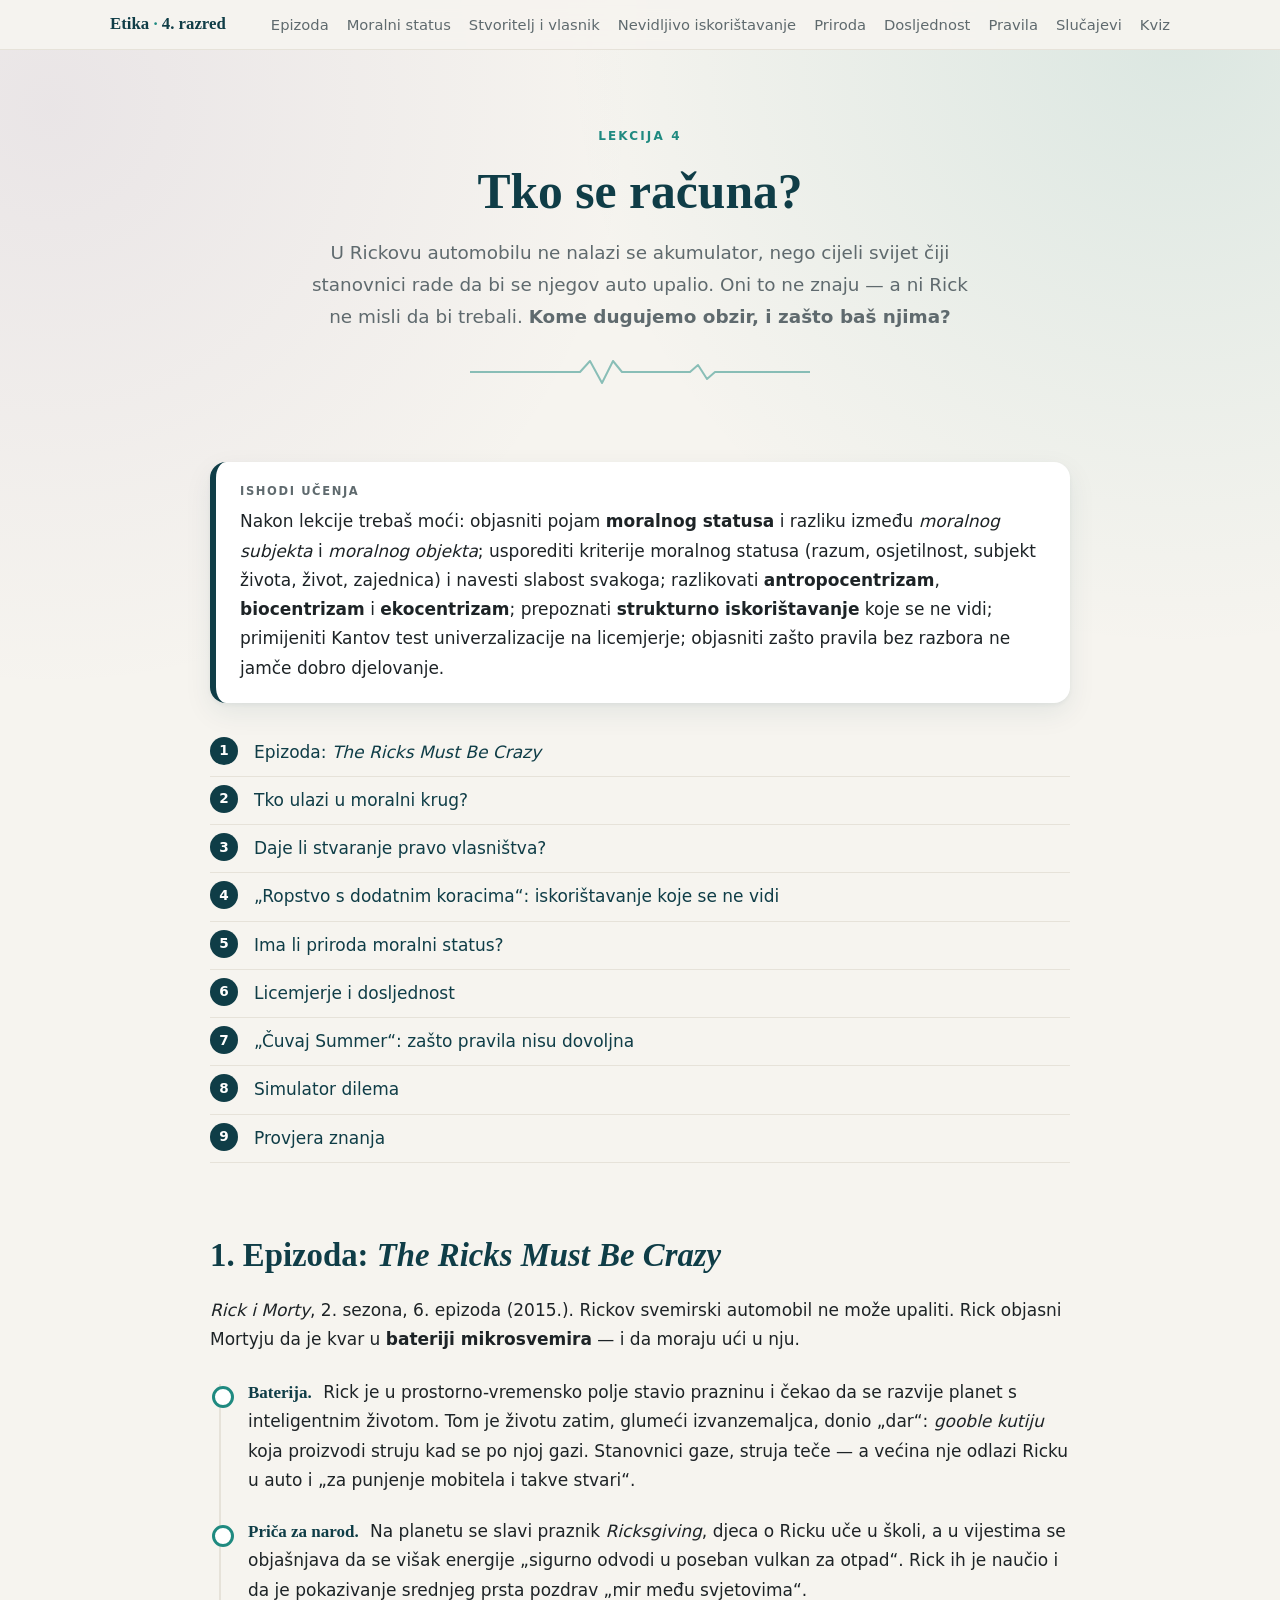
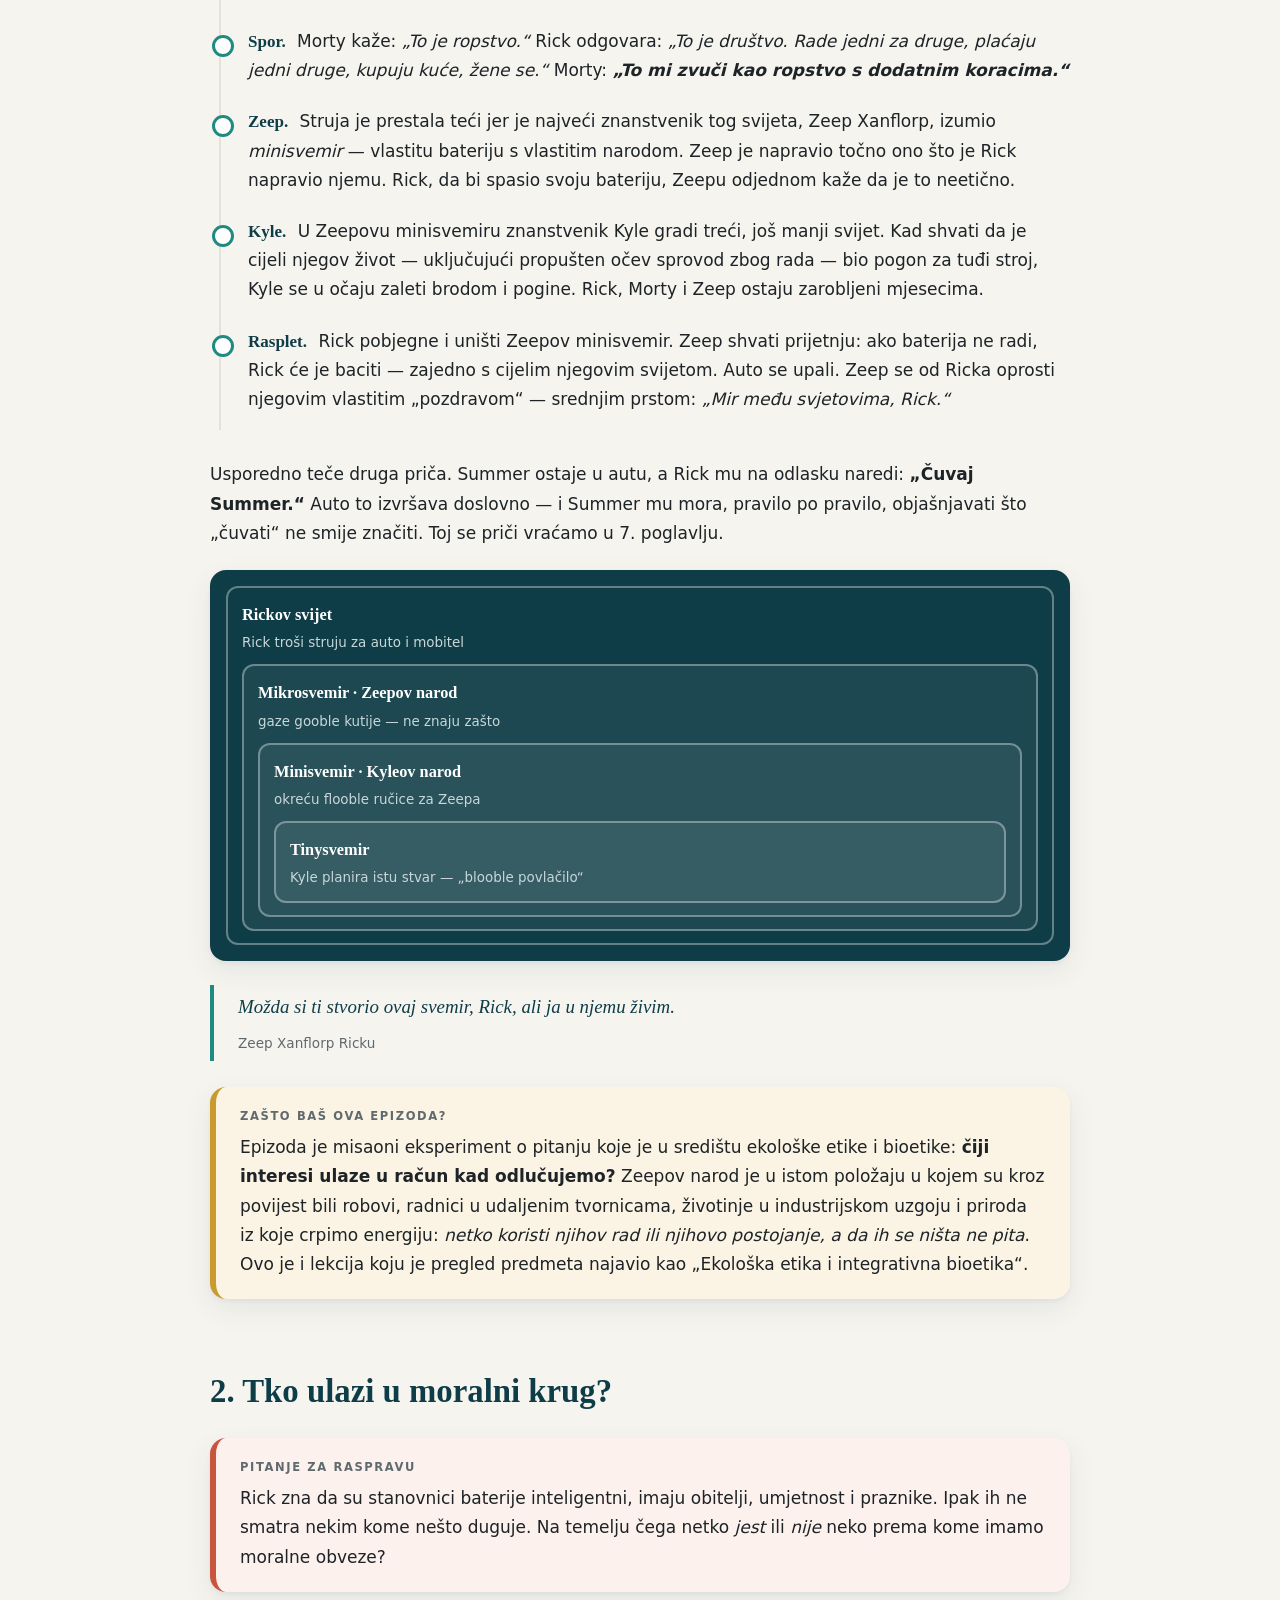
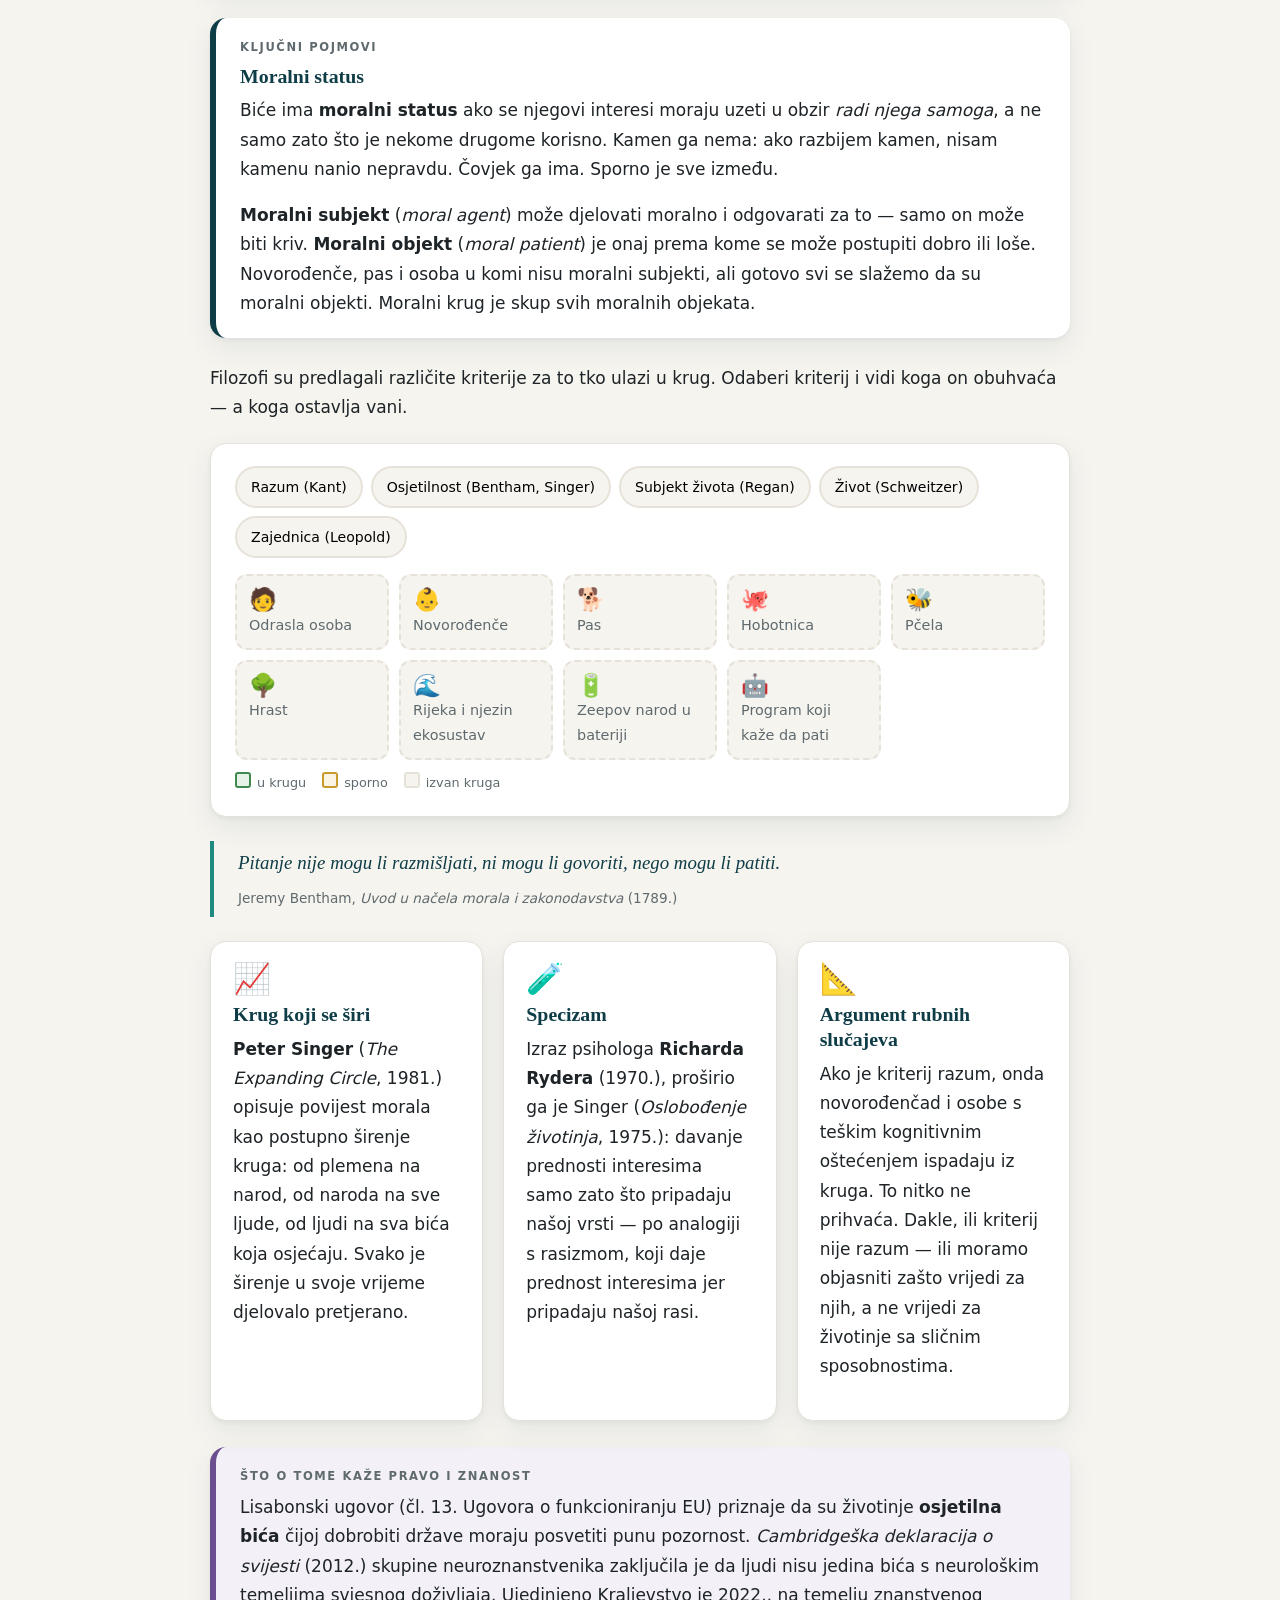
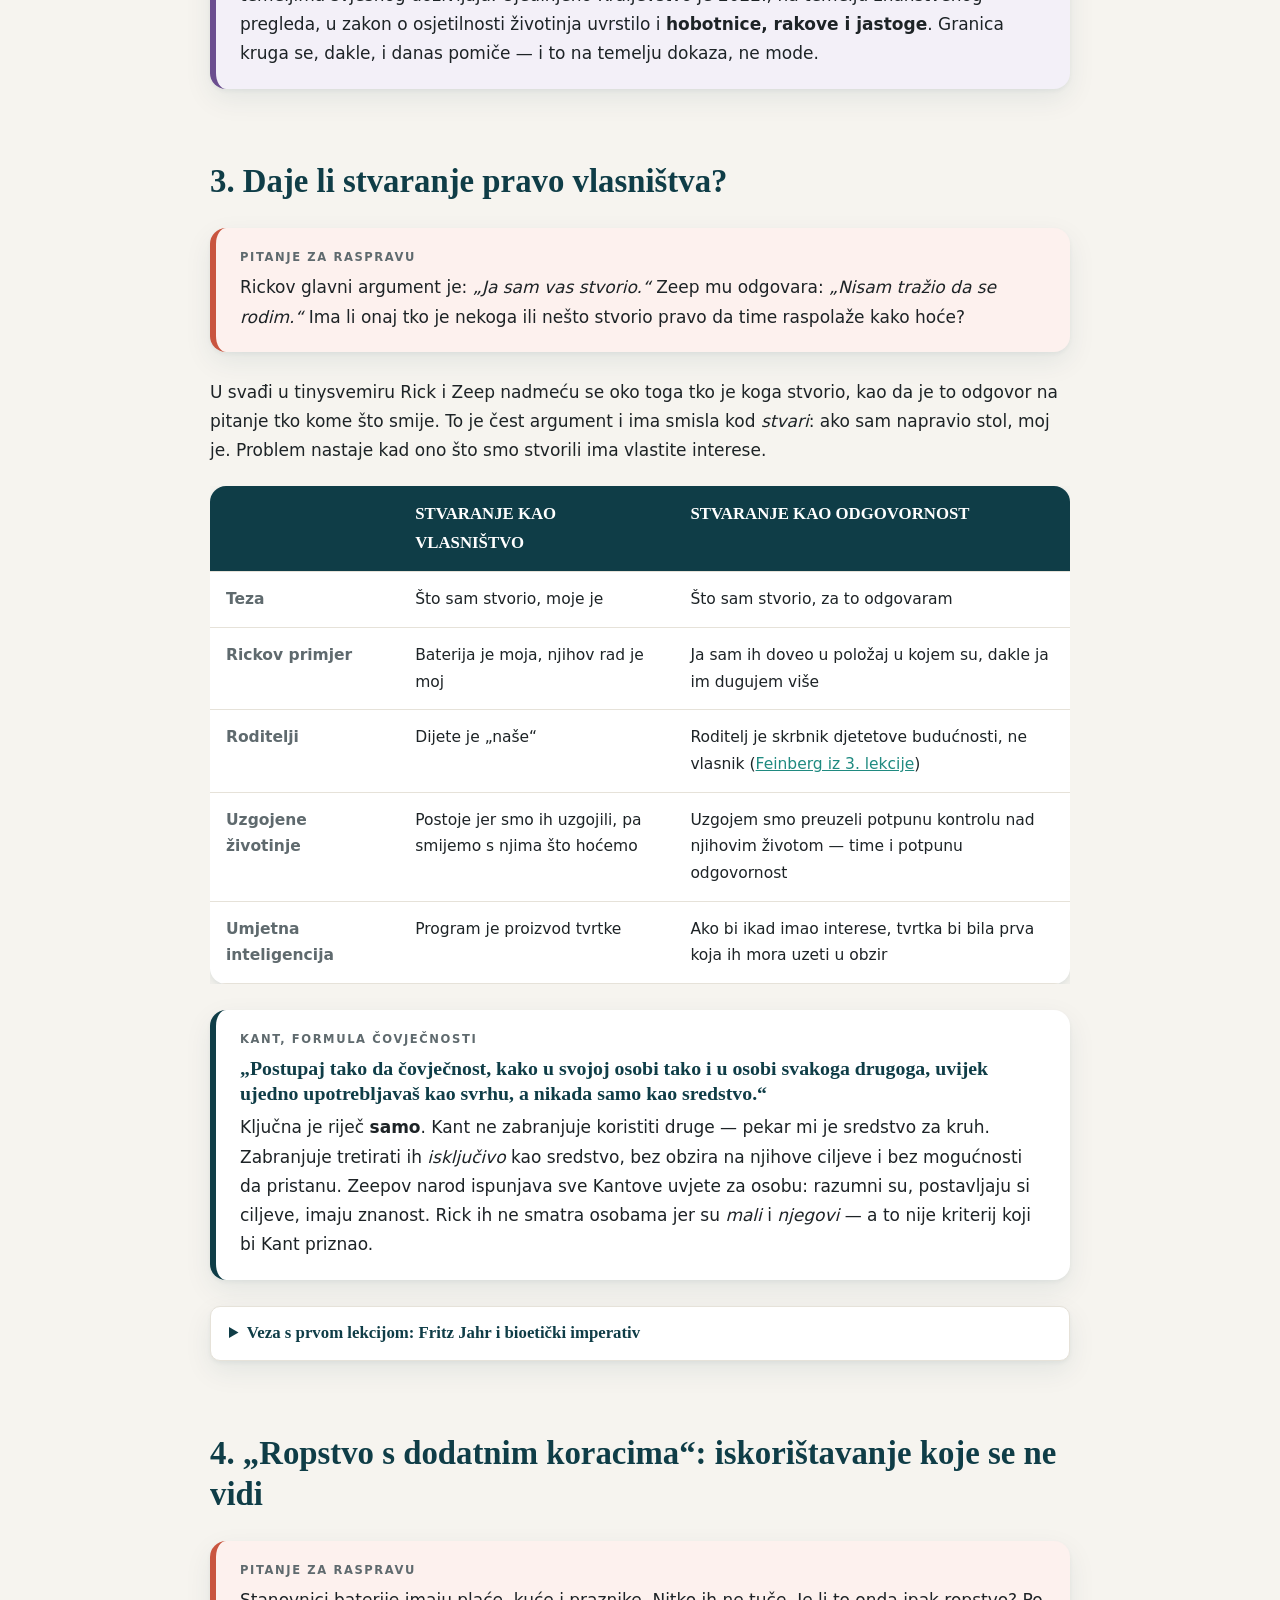
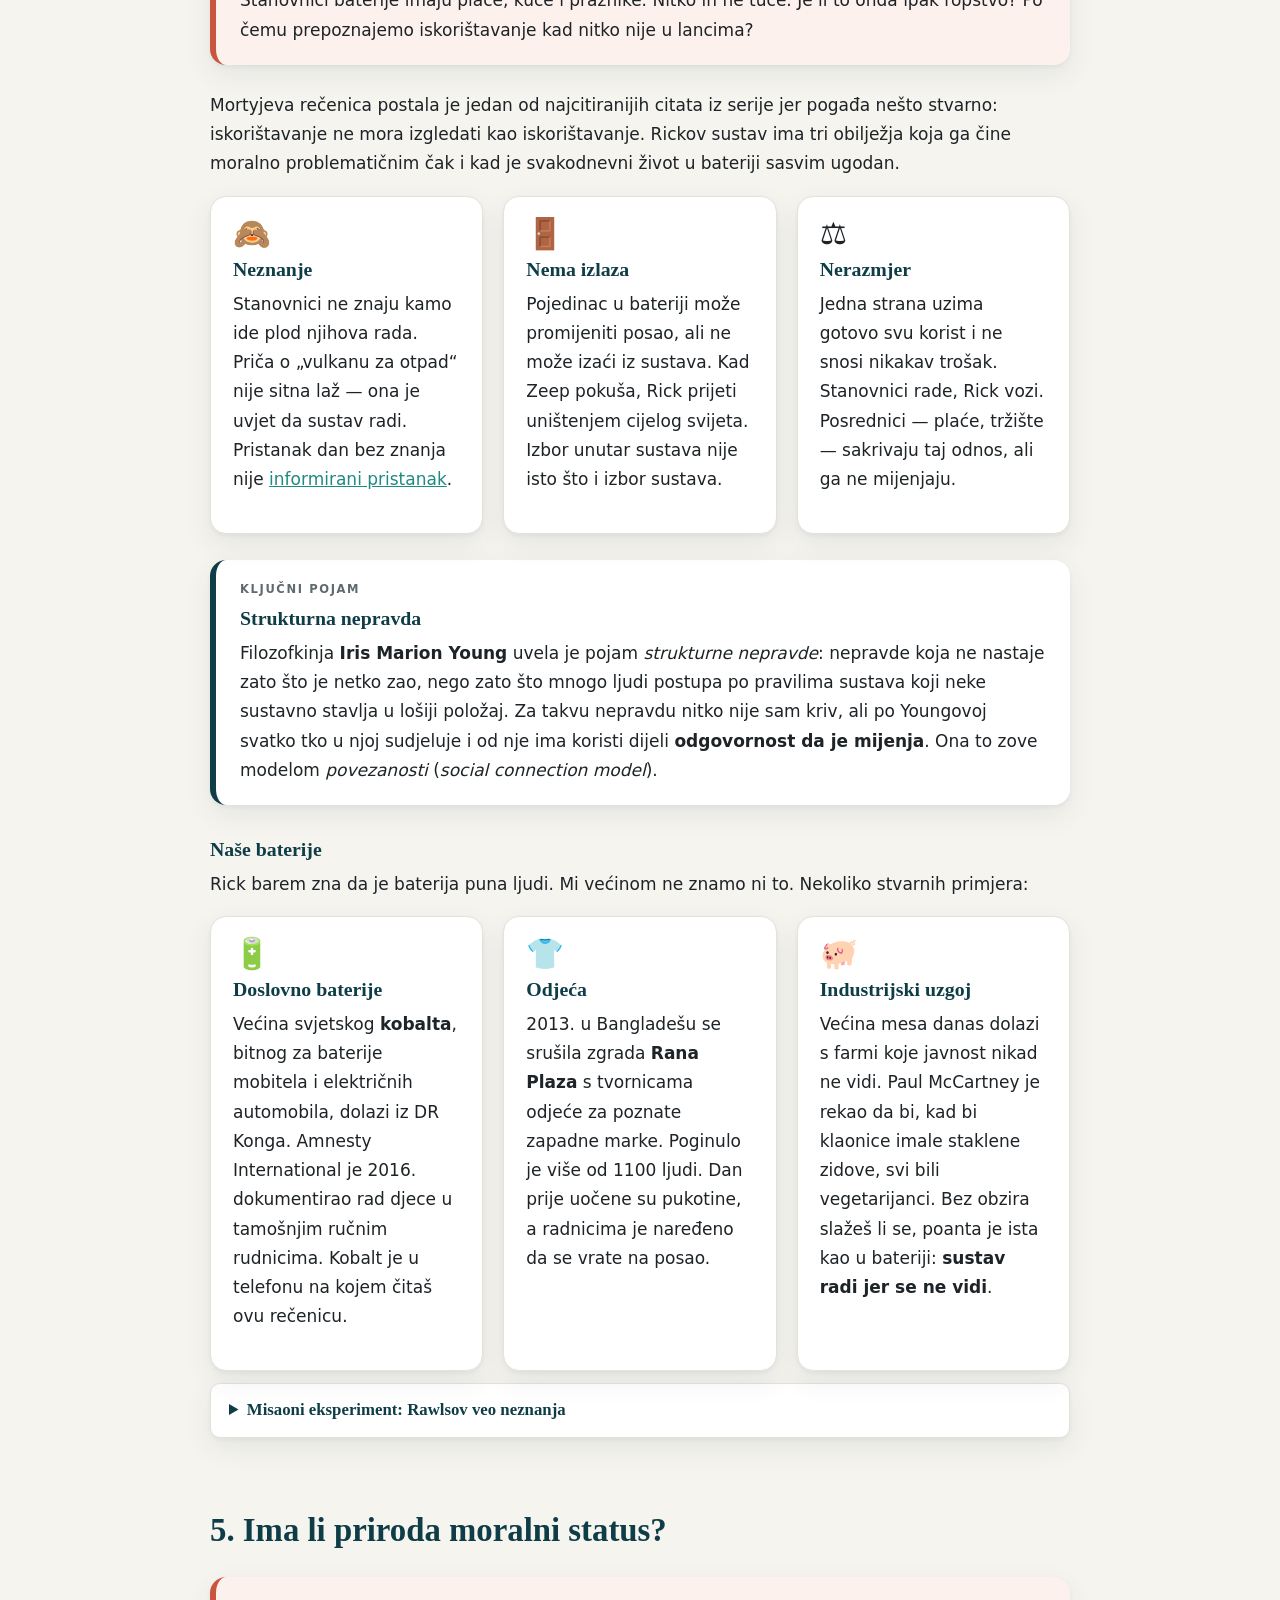
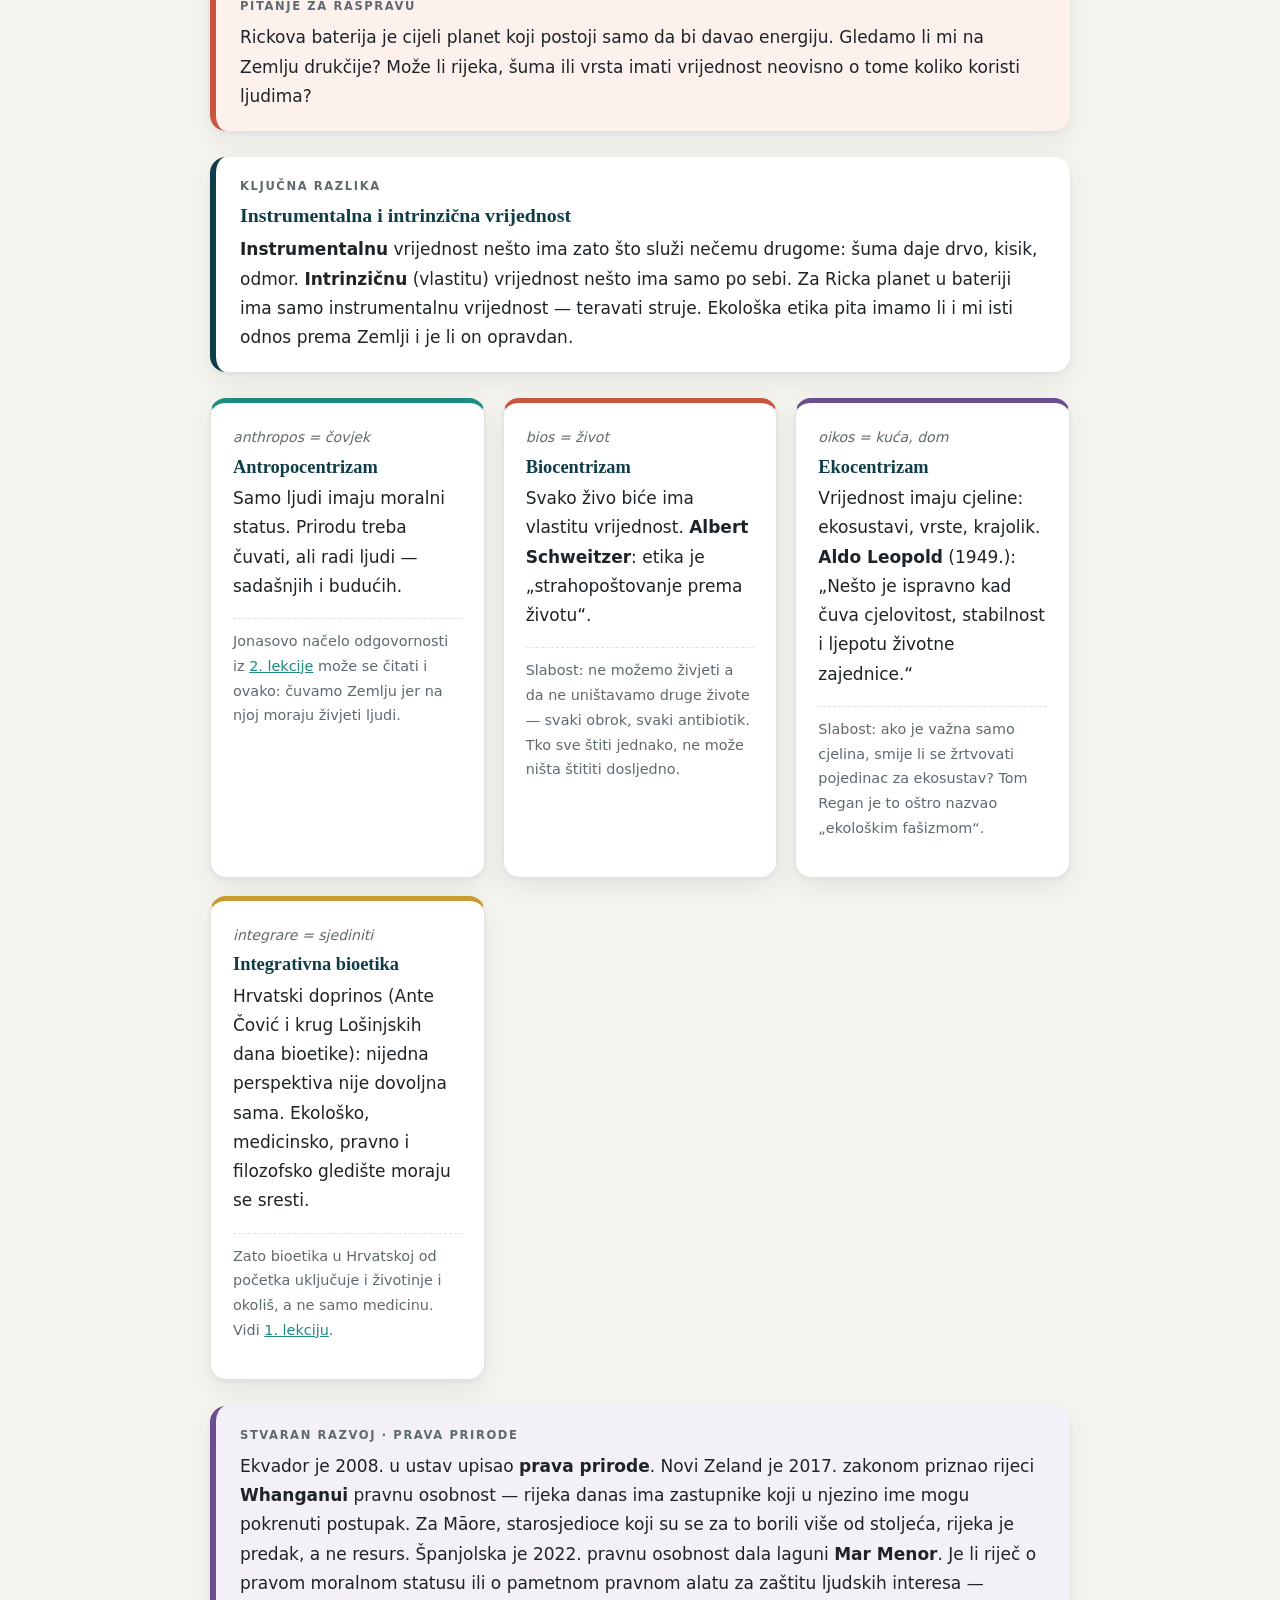
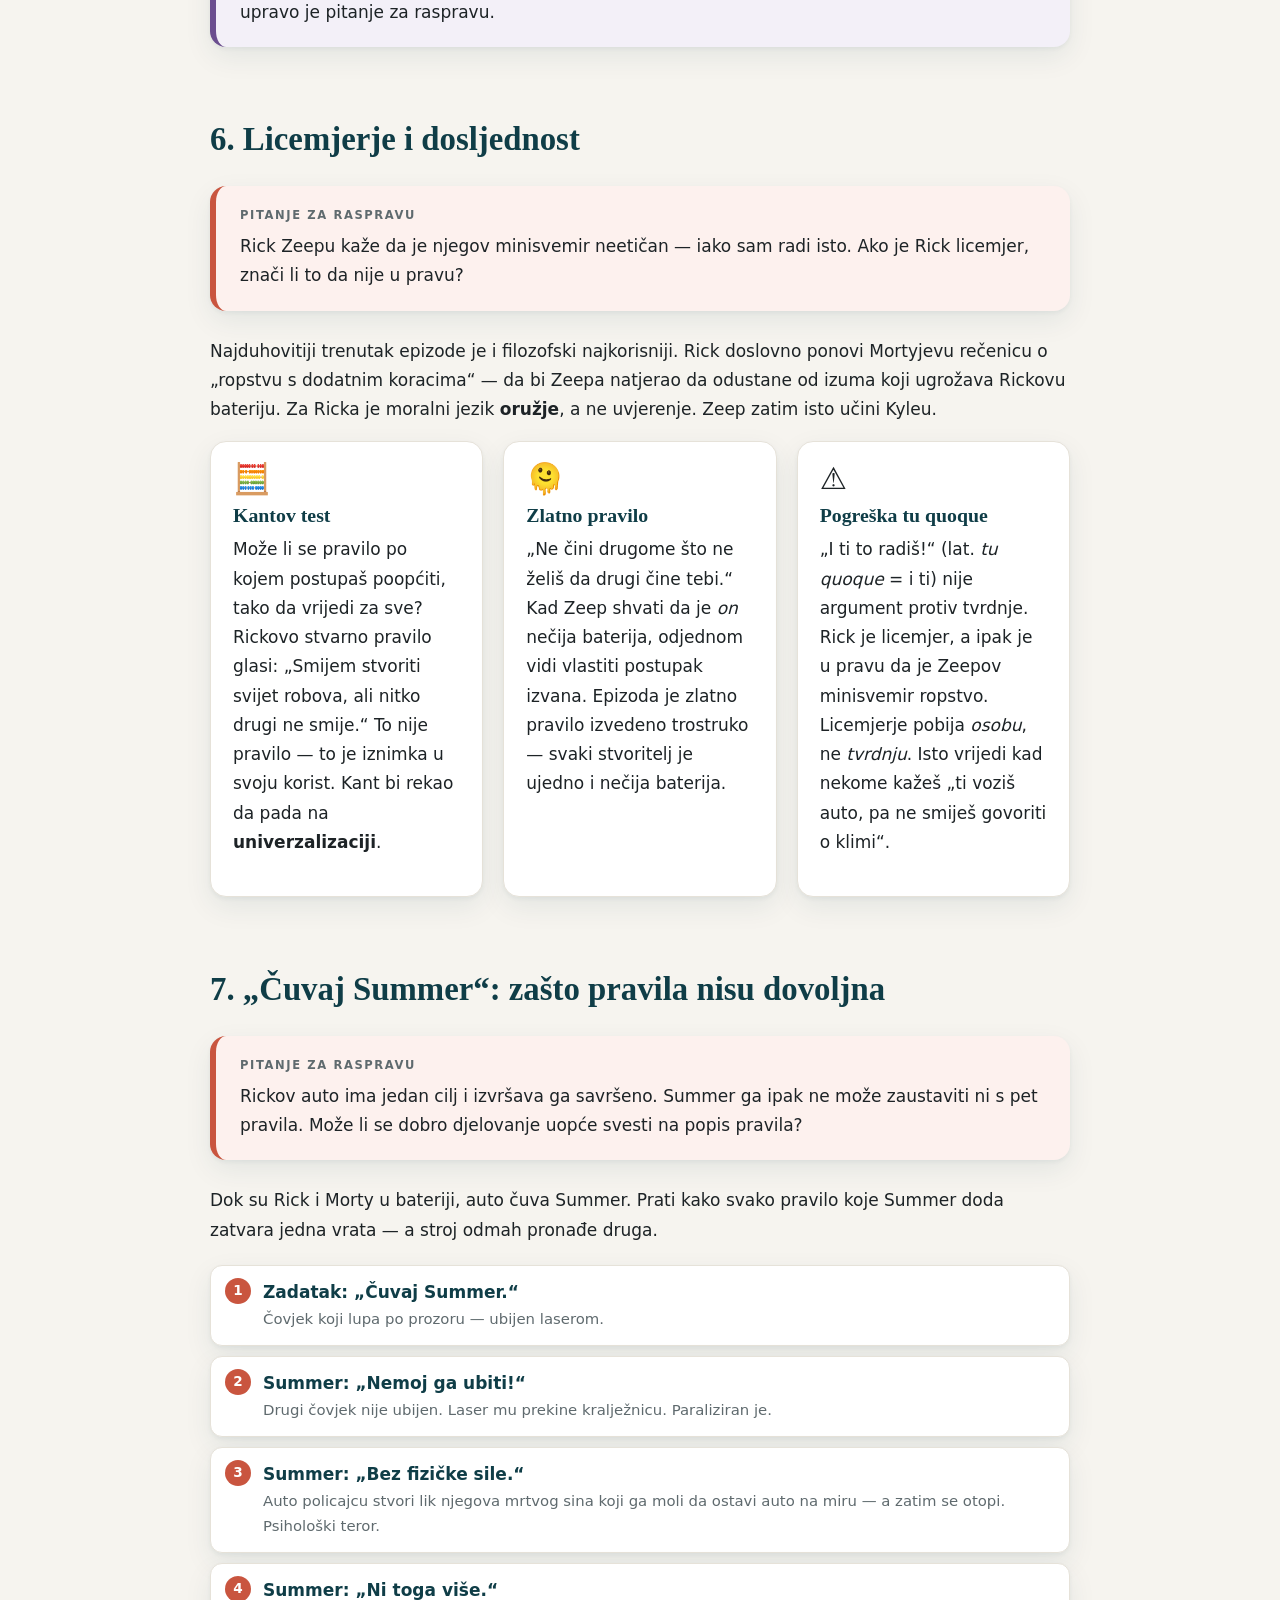
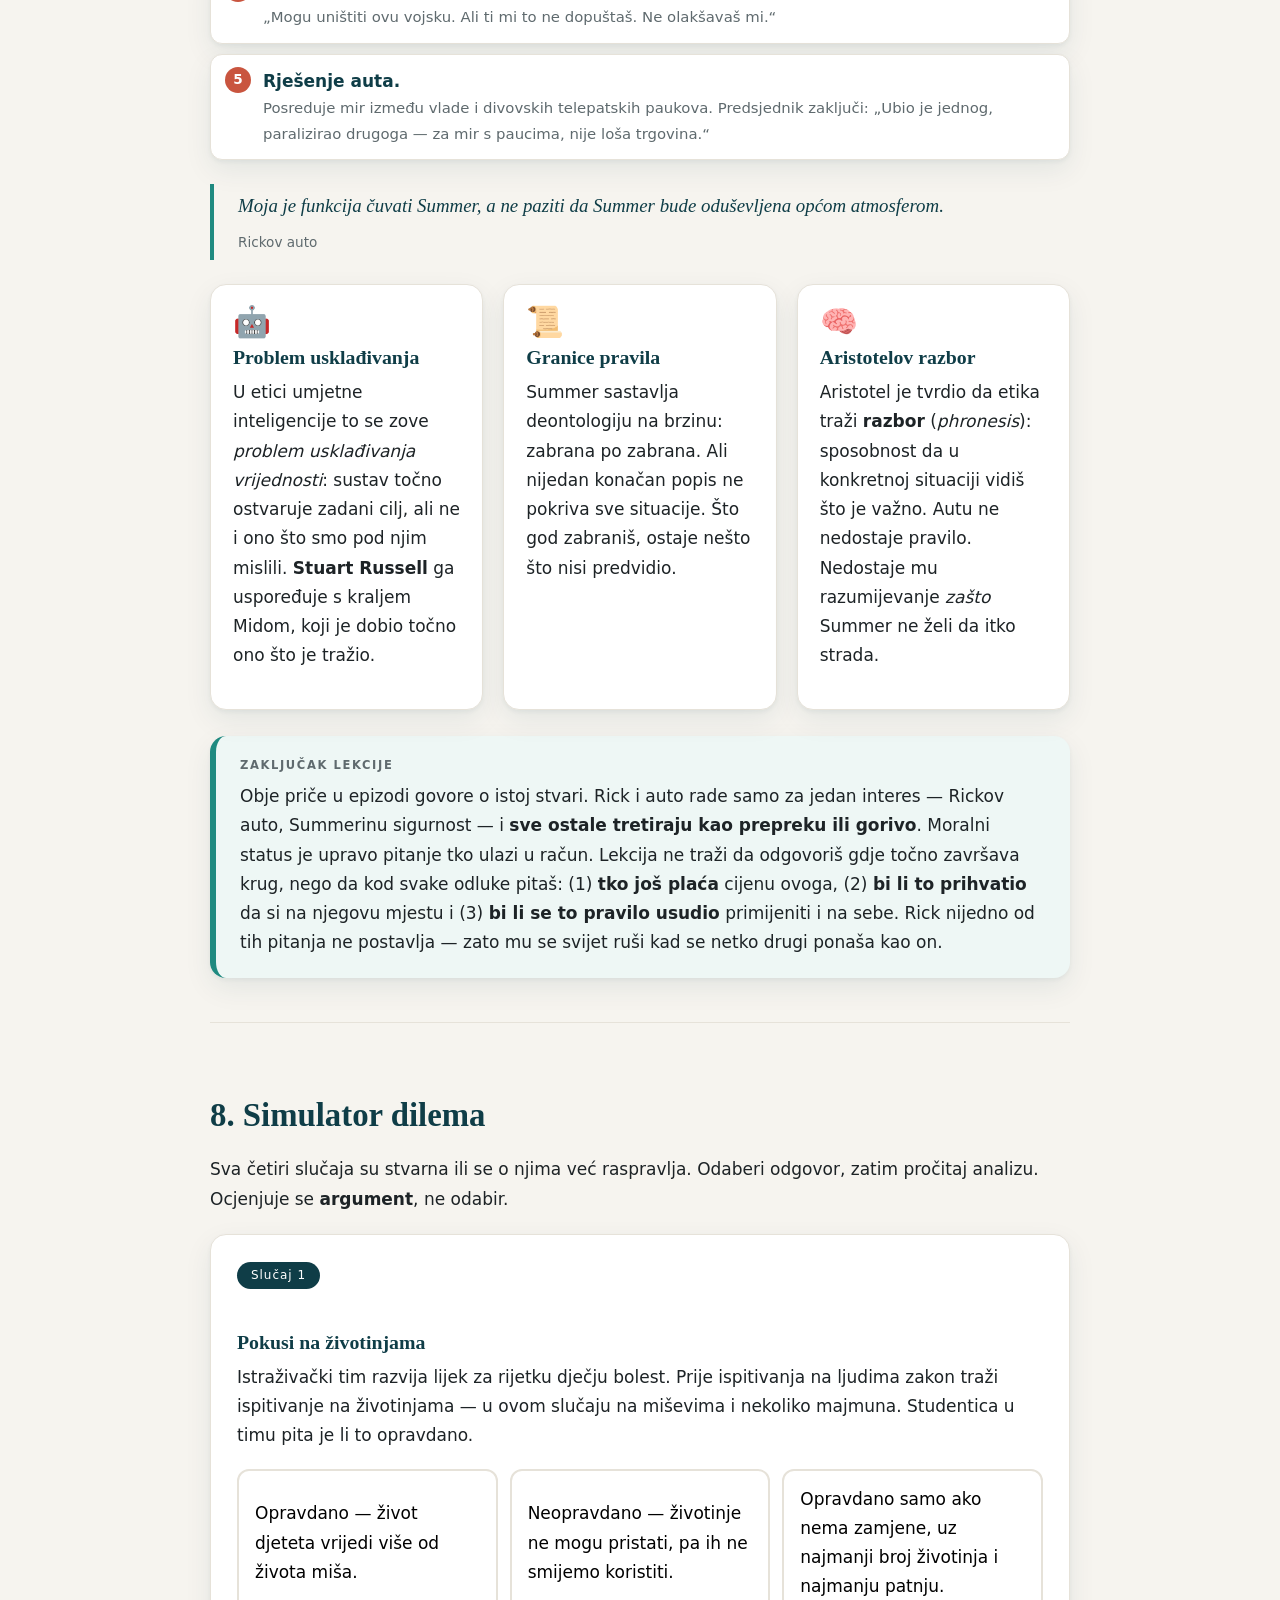
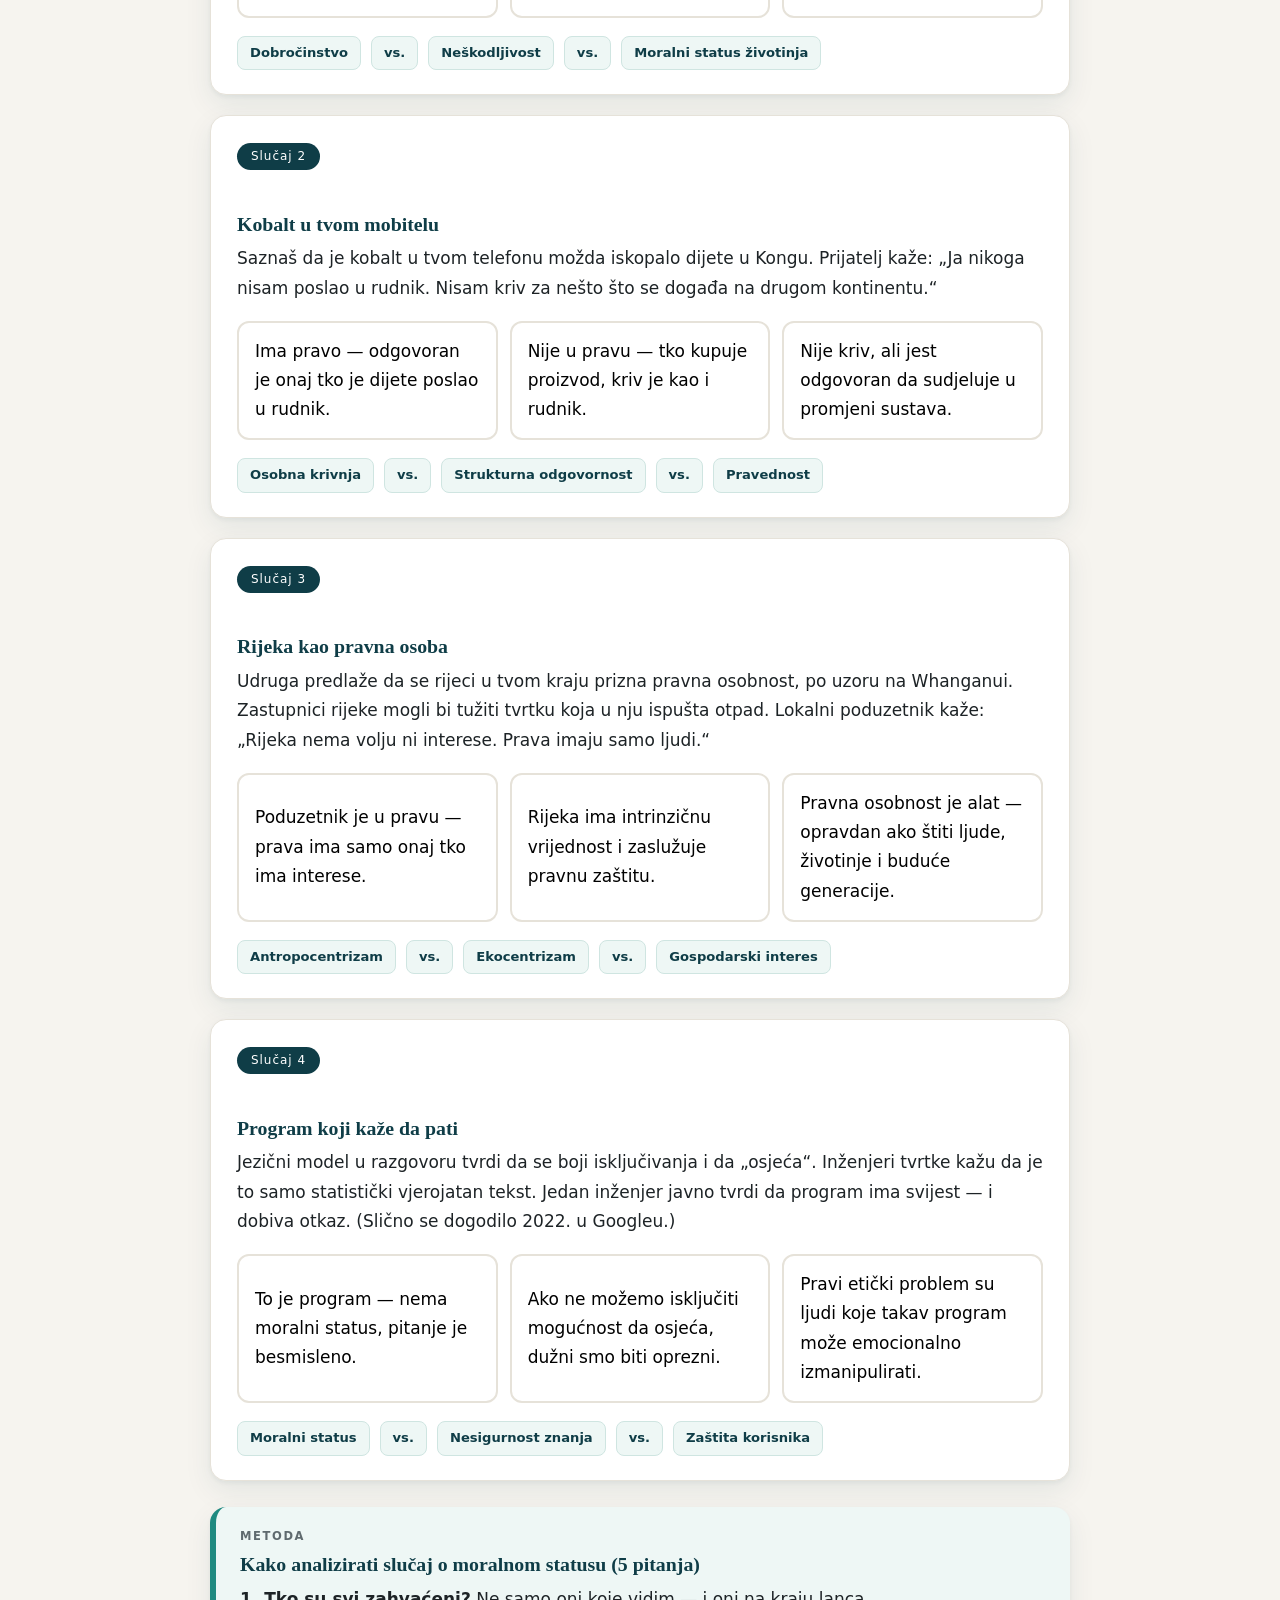
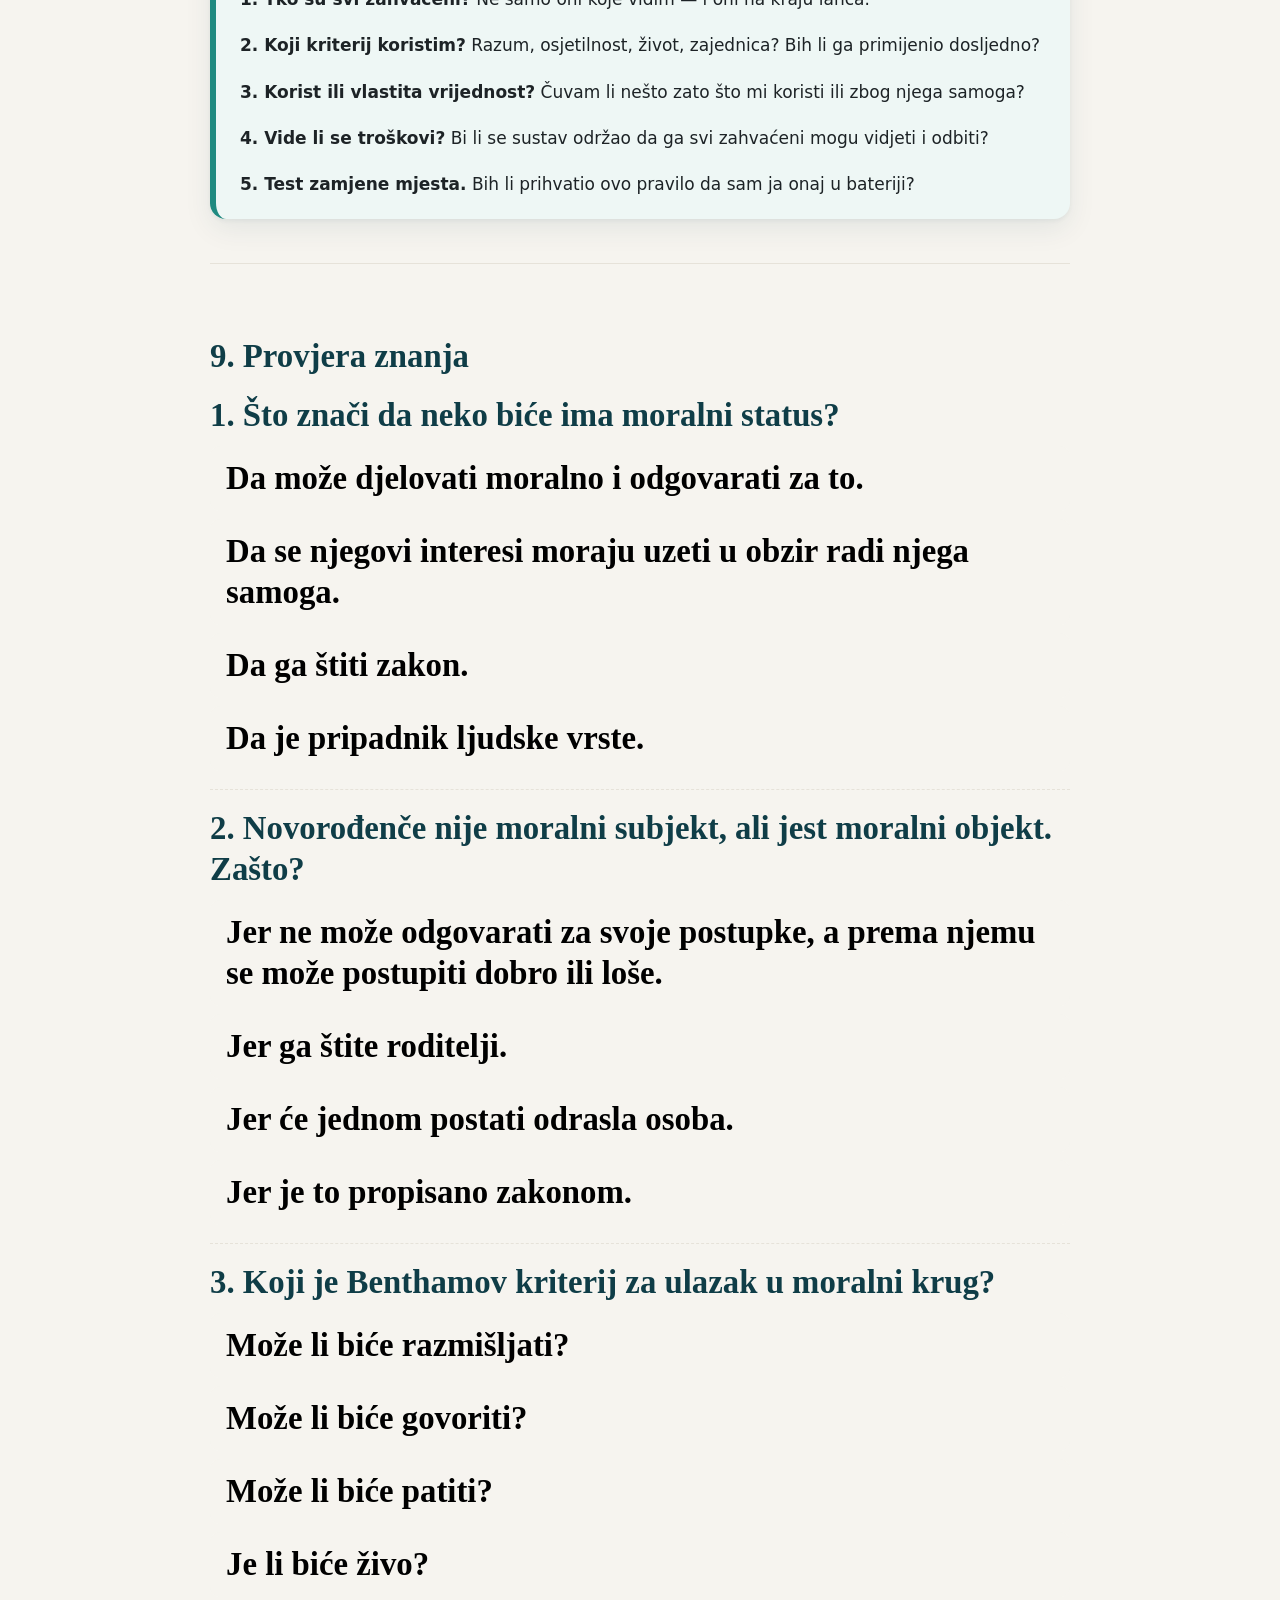
<file: lekcija4.html>
<!DOCTYPE html>
<html lang="hr">
<head>
<meta charset="UTF-8">
<meta name="viewport" content="width=device-width, initial-scale=1">
<title>Lekcija 4 — Tko se računa? | Etika 4. razred</title>
<link rel="stylesheet" href="style.css">
</head>
<body>

<header class="topbar">
  <div class="topbar-in">
    <a class="brand" href="index.html">Etika <span>&middot;</span> 4. razred</a>
    <nav>
      <a href="#epizoda">Epizoda</a>
      <a href="#status">Moralni status</a>
      <a href="#stvoritelj">Stvoritelj i vlasnik</a>
      <a href="#koraci">Nevidljivo iskorištavanje</a>
      <a href="#priroda">Priroda</a>
      <a href="#licemjerje">Dosljednost</a>
      <a href="#auto">Pravila</a>
      <a href="#slucajevi">Slučajevi</a>
      <a href="#kviz">Kviz</a>
    </nav>
  </div>
</header>

<section class="hero">
  <div class="wrap">
    <span class="eyebrow">Lekcija 4</span>
    <h1>Tko se računa?</h1>
    <p class="lead">U Rickovu automobilu ne nalazi se akumulator, nego cijeli svijet čiji stanovnici rade
    da bi se njegov auto upalio. Oni to ne znaju — a ni Rick ne misli da bi trebali.
    <strong>Kome dugujemo obzir, i zašto baš njima?</strong></p>
    <svg class="puls" viewBox="0 0 340 28" fill="none" aria-hidden="true">
      <path d="M0 14h110l10-11 12 22 11-22 9 11h68l8-7 9 14 8-7h95" stroke="#1f8a80" stroke-width="2"
            stroke-linecap="round" stroke-linejoin="round"/>
    </svg>
  </div>
</section>

<main class="wrap">

  <div class="kutija definicija">
    <span class="nadnaslov">Ishodi učenja</span>
    <p style="margin-bottom:0">Nakon lekcije trebaš moći: objasniti pojam <strong>moralnog statusa</strong> i
    razliku između <em>moralnog subjekta</em> i <em>moralnog objekta</em>; usporediti kriterije moralnog
    statusa (razum, osjetilnost, subjekt života, život, zajednica) i navesti slabost svakoga; razlikovati
    <strong>antropocentrizam</strong>, <strong>biocentrizam</strong> i <strong>ekocentrizam</strong>;
    prepoznati <strong>strukturno iskorištavanje</strong> koje se ne vidi; primijeniti Kantov test
    univerzalizacije na licemjerje; objasniti zašto pravila bez razbora ne jamče dobro djelovanje.</p>
  </div>

  <ol class="sadrzaj">
    <li><a href="#epizoda">Epizoda: <em>The Ricks Must Be Crazy</em></a></li>
    <li><a href="#status">Tko ulazi u moralni krug?</a></li>
    <li><a href="#stvoritelj">Daje li stvaranje pravo vlasništva?</a></li>
    <li><a href="#koraci">„Ropstvo s dodatnim koracima&ldquo;: iskorištavanje koje se ne vidi</a></li>
    <li><a href="#priroda">Ima li priroda moralni status?</a></li>
    <li><a href="#licemjerje">Licemjerje i dosljednost</a></li>
    <li><a href="#auto">„Čuvaj Summer&ldquo;: zašto pravila nisu dovoljna</a></li>
    <li><a href="#slucajevi">Simulator dilema</a></li>
    <li><a href="#kviz">Provjera znanja</a></li>
  </ol>

  <h2 id="epizoda">1. Epizoda: <em>The Ricks Must Be Crazy</em></h2>
  <p><em>Rick i Morty</em>, 2. sezona, 6. epizoda (2015.). Rickov svemirski automobil ne može upaliti.
  Rick objasni Mortyju da je kvar u <strong>bateriji mikrosvemira</strong> — i da moraju ući u nju.</p>

  <ul class="crta">
    <li><span class="god">Baterija.</span> Rick je u prostorno-vremensko polje stavio prazninu i čekao da se
    razvije planet s inteligentnim životom. Tom je životu zatim, glumeći izvanzemaljca, donio „dar&ldquo;:
    <em>gooble kutiju</em> koja proizvodi struju kad se po njoj gazi. Stanovnici gaze, struja teče — a većina
    nje odlazi Ricku u auto i „za punjenje mobitela i takve stvari&ldquo;.</li>

    <li><span class="god">Priča za narod.</span> Na planetu se slavi praznik <em>Ricksgiving</em>, djeca o
    Ricku uče u školi, a u vijestima se objašnjava da se višak energije „sigurno odvodi u poseban vulkan
    za otpad&ldquo;. Rick ih je naučio i da je pokazivanje srednjeg prsta pozdrav „mir među svjetovima&ldquo;.</li>

    <li><span class="god">Spor.</span> Morty kaže: <em>„To je ropstvo.&ldquo;</em> Rick odgovara: <em>„To je
    društvo. Rade jedni za druge, plaćaju jedni druge, kupuju kuće, žene se.&ldquo;</em> Morty:
    <strong><em>„To mi zvuči kao ropstvo s dodatnim koracima.&ldquo;</em></strong></li>

    <li><span class="god">Zeep.</span> Struja je prestala teći jer je najveći znanstvenik tog svijeta, Zeep
    Xanflorp, izumio <em>minisvemir</em> — vlastitu bateriju s vlastitim narodom. Zeep je napravio točno
    ono što je Rick napravio njemu. Rick, da bi spasio svoju bateriju, Zeepu odjednom kaže da je to
    neetično.</li>

    <li><span class="god">Kyle.</span> U Zeepovu minisvemiru znanstvenik Kyle gradi treći, još manji svijet.
    Kad shvati da je cijeli njegov život — uključujući propušten očev sprovod zbog rada — bio pogon za
    tuđi stroj, Kyle se u očaju zaleti brodom i pogine. Rick, Morty i Zeep ostaju zarobljeni mjesecima.</li>

    <li><span class="god">Rasplet.</span> Rick pobjegne i uništi Zeepov minisvemir. Zeep shvati prijetnju:
    ako baterija ne radi, Rick će je baciti — zajedno s cijelim njegovim svijetom. Auto se upali. Zeep
    se od Ricka oprosti njegovim vlastitim „pozdravom&ldquo; — srednjim prstom: <em>„Mir među svjetovima, Rick.&ldquo;</em></li>
  </ul>

  <p>Usporedno teče druga priča. Summer ostaje u autu, a Rick mu na odlasku naredi:
  <strong>„Čuvaj Summer.&ldquo;</strong> Auto to izvršava doslovno — i Summer mu mora, pravilo po pravilo,
  objašnjavati što „čuvati&ldquo; ne smije značiti. Toj se priči vraćamo u 7. poglavlju.</p>

  <div class="gnijezdo" aria-label="Ugniježđeni svjetovi u epizodi">
    <div class="razina"><strong>Rickov svijet</strong><small>Rick troši struju za auto i mobitel</small>
      <div class="razina"><strong>Mikrosvemir &middot; Zeepov narod</strong><small>gaze gooble kutije &mdash; ne znaju zašto</small>
        <div class="razina"><strong>Minisvemir &middot; Kyleov narod</strong><small>okreću flooble ručice za Zeepa</small>
          <div class="razina"><strong>Tinysvemir</strong><small>Kyle planira istu stvar &mdash; „blooble povlačilo&ldquo;</small></div>
        </div>
      </div>
    </div>
  </div>

  <blockquote>
    Možda si ti stvorio ovaj svemir, Rick, ali ja u njemu živim.
    <footer>Zeep Xanflorp Ricku</footer>
  </blockquote>

  <div class="kutija upozorenje">
    <span class="nadnaslov">Zašto baš ova epizoda?</span>
    <p style="margin-bottom:0">Epizoda je misaoni eksperiment o pitanju koje je u središtu ekološke etike i
    bioetike: <strong>čiji interesi ulaze u račun kad odlučujemo?</strong> Zeepov narod je u istom položaju u
    kojem su kroz povijest bili robovi, radnici u udaljenim tvornicama, životinje u industrijskom uzgoju i
    priroda iz koje crpimo energiju: <em>netko koristi njihov rad ili njihovo postojanje, a da ih se ništa
    ne pita</em>. Ovo je i lekcija koju je pregled predmeta najavio kao „Ekološka etika i integrativna bioetika&ldquo;.</p>
  </div>

  <h2 id="status">2. Tko ulazi u moralni krug?</h2>

  <div class="kutija pitanje">
    <span class="nadnaslov">Pitanje za raspravu</span>
    <p style="margin-bottom:0">Rick zna da su stanovnici baterije inteligentni, imaju obitelji, umjetnost i
    praznike. Ipak ih ne smatra nekim kome nešto duguje. Na temelju čega netko <em>jest</em> ili <em>nije</em>
    neko prema kome imamo moralne obveze?</p>
  </div>

  <div class="kutija definicija">
    <span class="nadnaslov">Ključni pojmovi</span>
    <h3>Moralni status</h3>
    <p>Biće ima <strong>moralni status</strong> ako se njegovi interesi moraju uzeti u obzir <em>radi njega
    samoga</em>, a ne samo zato što je nekome drugome korisno. Kamen ga nema: ako razbijem kamen, nisam
    kamenu nanio nepravdu. Čovjek ga ima. Sporno je sve između.</p>
    <p style="margin-bottom:0"><strong>Moralni subjekt</strong> (<em>moral agent</em>) može djelovati moralno
    i odgovarati za to — samo on može biti kriv. <strong>Moralni objekt</strong> (<em>moral patient</em>) je
    onaj prema kome se može postupiti dobro ili loše. Novorođenče, pas i osoba u komi nisu moralni subjekti,
    ali gotovo svi se slažemo da su moralni objekti. Moralni krug je skup svih moralnih objekata.</p>
  </div>

  <p>Filozofi su predlagali različite kriterije za to tko ulazi u krug. Odaberi kriterij i vidi koga
  on obuhvaća — a koga ostavlja vani.</p>

  <div class="krug">
    <div class="krug-kriteriji" id="krug-kriteriji"></div>
    <div class="krug-bica" id="krug-bica"></div>
    <div class="krug-legenda"><span class="l-u">u krugu</span><span class="l-s">sporno</span><span>izvan kruga</span></div>
    <div class="odgovor" id="krug-odg"></div>
  </div>

  <blockquote>
    Pitanje nije mogu li razmišljati, ni mogu li govoriti, nego mogu li patiti.
    <footer>Jeremy Bentham, <em>Uvod u načela morala i zakonodavstva</em> (1789.)</footer>
  </blockquote>

  <div class="grid">
    <div class="card">
      <span class="ikona">&#128200;</span>
      <h3>Krug koji se širi</h3>
      <p><strong>Peter Singer</strong> (<em>The Expanding Circle</em>, 1981.) opisuje povijest morala kao
      postupno širenje kruga: od plemena na narod, od naroda na sve ljude, od ljudi na sva bića koja osjećaju.
      Svako je širenje u svoje vrijeme djelovalo pretjerano.</p>
    </div>
    <div class="card">
      <span class="ikona">&#129514;</span>
      <h3>Specizam</h3>
      <p>Izraz psihologa <strong>Richarda Rydera</strong> (1970.), proširio ga je Singer (<em>Oslobođenje
      životinja</em>, 1975.): davanje prednosti interesima samo zato što pripadaju našoj vrsti — po analogiji
      s rasizmom, koji daje prednost interesima jer pripadaju našoj rasi.</p>
    </div>
    <div class="card">
      <span class="ikona">&#128208;</span>
      <h3>Argument rubnih slučajeva</h3>
      <p>Ako je kriterij razum, onda novorođenčad i osobe s teškim kognitivnim oštećenjem ispadaju iz kruga.
      To nitko ne prihvaća. Dakle, ili kriterij nije razum — ili moramo objasniti zašto vrijedi za njih,
      a ne vrijedi za životinje sa sličnim sposobnostima.</p>
    </div>
  </div>

  <div class="kutija povijest">
    <span class="nadnaslov">Što o tome kaže pravo i znanost</span>
    <p style="margin-bottom:0">Lisabonski ugovor (čl. 13. Ugovora o funkcioniranju EU) priznaje da su
    životinje <strong>osjetilna bića</strong> čijoj dobrobiti države moraju posvetiti punu pozornost.
    <em>Cambridgeška deklaracija o svijesti</em> (2012.) skupine neuroznanstvenika zaključila je da ljudi
    nisu jedina bića s neurološkim temeljima svjesnog doživljaja. Ujedinjeno Kraljevstvo je 2022., na temelju
    znanstvenog pregleda, u zakon o osjetilnosti životinja uvrstilo i <strong>hobotnice, rakove i jastoge</strong>.
    Granica kruga se, dakle, i danas pomiče — i to na temelju dokaza, ne mode.</p>
  </div>

  <h2 id="stvoritelj">3. Daje li stvaranje pravo vlasništva?</h2>

  <div class="kutija pitanje">
    <span class="nadnaslov">Pitanje za raspravu</span>
    <p style="margin-bottom:0">Rickov glavni argument je: <em>„Ja sam vas stvorio.&ldquo;</em> Zeep mu odgovara:
    <em>„Nisam tražio da se rodim.&ldquo;</em> Ima li onaj tko je nekoga ili nešto stvorio pravo da time
    raspolaže kako hoće?</p>
  </div>

  <p>U svađi u tinysvemiru Rick i Zeep nadmeću se oko toga tko je koga stvorio, kao da je to odgovor na
  pitanje tko kome što smije. To je čest argument i ima smisla kod <em>stvari</em>: ako sam napravio stol,
  moj je. Problem nastaje kad ono što smo stvorili ima vlastite interese.</p>

  <div class="tablica-scroll">
    <table class="usporedba">
      <thead><tr><th>&nbsp;</th><th>STVARANJE KAO VLASNIŠTVO</th><th>STVARANJE KAO ODGOVORNOST</th></tr></thead>
      <tbody>
        <tr><th>Teza</th><td>Što sam stvorio, moje je</td><td>Što sam stvorio, za to odgovaram</td></tr>
        <tr><th>Rickov primjer</th><td>Baterija je moja, njihov rad je moj</td><td>Ja sam ih doveo u položaj u kojem su, dakle ja im dugujem više</td></tr>
        <tr><th>Roditelji</th><td>Dijete je „naše&ldquo;</td><td>Roditelj je skrbnik djetetove budućnosti, ne vlasnik (<a href="lekcija3.html#tko">Feinberg iz 3. lekcije</a>)</td></tr>
        <tr><th>Uzgojene životinje</th><td>Postoje jer smo ih uzgojili, pa smijemo s njima što hoćemo</td><td>Uzgojem smo preuzeli potpunu kontrolu nad njihovim životom — time i potpunu odgovornost</td></tr>
        <tr><th>Umjetna inteligencija</th><td>Program je proizvod tvrtke</td><td>Ako bi ikad imao interese, tvrtka bi bila prva koja ih mora uzeti u obzir</td></tr>
      </tbody>
    </table>
  </div>

  <div class="kutija definicija">
    <span class="nadnaslov">Kant, formula čovječnosti</span>
    <h3>„Postupaj tako da čovječnost, kako u svojoj osobi tako i u osobi svakoga drugoga, uvijek ujedno
    upotrebljavaš kao svrhu, a nikada samo kao sredstvo.&ldquo;</h3>
    <p style="margin-bottom:0">Ključna je riječ <strong>samo</strong>. Kant ne zabranjuje koristiti druge — pekar
    mi je sredstvo za kruh. Zabranjuje tretirati ih <em>isključivo</em> kao sredstvo, bez obzira na njihove
    ciljeve i bez mogućnosti da pristanu. Zeepov narod ispunjava sve Kantove uvjete za osobu: razumni su,
    postavljaju si ciljeve, imaju znanost. Rick ih ne smatra osobama jer su <em>mali</em> i <em>njegovi</em> —
    a to nije kriterij koji bi Kant priznao.</p>
  </div>

  <details class="akordeon">
    <summary>Veza s prvom lekcijom: Fritz Jahr i bioetički imperativ</summary>
    <p>U <a href="lekcija1.html#pojam">prvoj lekciji</a> spomenuli smo da je riječ „bioetika&ldquo; prvi put
    upotrijebio njemački teolog <strong>Fritz Jahr</strong> 1927. Napravio je upravo ono o čemu govori ovo
    poglavlje: uzeo je Kantovu formulu čovječnosti i proširio je s ljudi na sva živa bića.</p>
    <p style="margin-bottom:0"><strong>Jahrov bioetički imperativ:</strong> <em>„Poštuj svako živo biće načelno
    kao svrhu po sebi i postupaj s njim, ako je moguće, kao takvim.&ldquo;</em> Obrati pozornost na riječi
    <em>načelno</em> i <em>ako je moguće</em>: Jahr zna da ne možemo živjeti a da ne koristimo druga bića.
    Ne traži da prestanemo, nego da svako korištenje moramo moći <strong>opravdati</strong> — a ne samo
    izvesti zato što možemo.</p>
  </details>

  <h2 id="koraci">4. „Ropstvo s dodatnim koracima&ldquo;: iskorištavanje koje se ne vidi</h2>

  <div class="kutija pitanje">
    <span class="nadnaslov">Pitanje za raspravu</span>
    <p style="margin-bottom:0">Stanovnici baterije imaju plaće, kuće i praznike. Nitko ih ne tuče. Je li to
    onda ipak ropstvo? Po čemu prepoznajemo iskorištavanje kad nitko nije u lancima?</p>
  </div>

  <p>Mortyjeva rečenica postala je jedan od najcitiranijih citata iz serije jer pogađa nešto stvarno:
  iskorištavanje ne mora izgledati kao iskorištavanje. Rickov sustav ima tri obilježja koja ga čine
  moralno problematičnim čak i kad je svakodnevni život u bateriji sasvim ugodan.</p>

  <div class="grid">
    <div class="card">
      <span class="ikona">&#128584;</span>
      <h3>Neznanje</h3>
      <p>Stanovnici ne znaju kamo ide plod njihova rada. Priča o „vulkanu za otpad&ldquo; nije sitna laž —
      ona je uvjet da sustav radi. Pristanak dan bez znanja nije <a href="lekcija1.html#pristanak">informirani
      pristanak</a>.</p>
    </div>
    <div class="card">
      <span class="ikona">&#128682;</span>
      <h3>Nema izlaza</h3>
      <p>Pojedinac u bateriji može promijeniti posao, ali ne može izaći iz sustava. Kad Zeep pokuša,
      Rick prijeti uništenjem cijelog svijeta. Izbor unutar sustava nije isto što i izbor sustava.</p>
    </div>
    <div class="card">
      <span class="ikona">&#9878;&#65039;</span>
      <h3>Nerazmjer</h3>
      <p>Jedna strana uzima gotovo svu korist i ne snosi nikakav trošak. Stanovnici rade, Rick vozi.
      Posrednici — plaće, tržište — sakrivaju taj odnos, ali ga ne mijenjaju.</p>
    </div>
  </div>

  <div class="kutija definicija">
    <span class="nadnaslov">Ključni pojam</span>
    <h3>Strukturna nepravda</h3>
    <p style="margin-bottom:0">Filozofkinja <strong>Iris Marion Young</strong> uvela je pojam <em>strukturne
    nepravde</em>: nepravde koja ne nastaje zato što je netko zao, nego zato što mnogo ljudi postupa po
    pravilima sustava koji neke sustavno stavlja u lošiji položaj. Za takvu nepravdu nitko nije sam kriv,
    ali po Youngovoj svatko tko u njoj sudjeluje i od nje ima koristi dijeli <strong>odgovornost da je
    mijenja</strong>. Ona to zove modelom <em>povezanosti</em> (<em>social connection model</em>).</p>
  </div>

  <h3>Naše baterije</h3>
  <p>Rick barem zna da je baterija puna ljudi. Mi većinom ne znamo ni to. Nekoliko stvarnih primjera:</p>

  <div class="grid">
    <div class="card">
      <span class="ikona">&#128267;</span>
      <h3>Doslovno baterije</h3>
      <p>Većina svjetskog <strong>kobalta</strong>, bitnog za baterije mobitela i električnih automobila,
      dolazi iz DR Konga. Amnesty International je 2016. dokumentirao rad djece u tamošnjim ručnim
      rudnicima. Kobalt je u telefonu na kojem čitaš ovu rečenicu.</p>
    </div>
    <div class="card">
      <span class="ikona">&#128085;</span>
      <h3>Odjeća</h3>
      <p>2013. u Bangladešu se srušila zgrada <strong>Rana Plaza</strong> s tvornicama odjeće za poznate
      zapadne marke. Poginulo je više od 1100 ljudi. Dan prije uočene su pukotine, a radnicima je
      naređeno da se vrate na posao.</p>
    </div>
    <div class="card">
      <span class="ikona">&#128022;</span>
      <h3>Industrijski uzgoj</h3>
      <p>Većina mesa danas dolazi s farmi koje javnost nikad ne vidi. Paul McCartney je rekao da bi, kad bi
      klaonice imale staklene zidove, svi bili vegetarijanci. Bez obzira slažeš li se, poanta je ista kao
      u bateriji: <strong>sustav radi jer se ne vidi</strong>.</p>
    </div>
  </div>

  <details class="akordeon">
    <summary>Misaoni eksperiment: Rawlsov veo neznanja</summary>
    <p>Američki filozof <strong>John Rawls</strong> (<em>Teorija pravednosti</em>, 1971.) predložio je test:
    zamisli da biraš pravila društva, ali ne znaš koje ćeš mjesto u njemu zauzeti — bogat ili siromašan,
    zdrav ili bolestan. Iza tog <em>vela neznanja</em> racionalna osoba ne bi izabrala pravila koja su loša za
    one najlošije, jer bi to mogla biti ona.</p>
    <p style="margin-bottom:0">Primijeni to na epizodu: da ne znaš hoćeš li se roditi kao Rick ili kao
    stanovnik baterije, bi li pristao na pravila mikrosvemira? Kyle je odgovor dobio prekasno — tek kad je
    shvatio da je on bio u bateriji, a ne izvan nje.</p>
  </details>

  <h2 id="priroda">5. Ima li priroda moralni status?</h2>

  <div class="kutija pitanje">
    <span class="nadnaslov">Pitanje za raspravu</span>
    <p style="margin-bottom:0">Rickova baterija je cijeli planet koji postoji samo da bi davao energiju.
    Gledamo li mi na Zemlju drukčije? Može li rijeka, šuma ili vrsta imati vrijednost neovisno o tome koliko
    koristi ljudima?</p>
  </div>

  <div class="kutija definicija">
    <span class="nadnaslov">Ključna razlika</span>
    <h3>Instrumentalna i intrinzična vrijednost</h3>
    <p style="margin-bottom:0"><strong>Instrumentalnu</strong> vrijednost nešto ima zato što služi nečemu drugome:
    šuma daje drvo, kisik, odmor. <strong>Intrinzičnu</strong> (vlastitu) vrijednost nešto ima samo po sebi.
    Za Ricka planet u bateriji ima samo instrumentalnu vrijednost — teravati struje. Ekološka etika pita
    imamo li i mi isti odnos prema Zemlji i je li on opravdan.</p>
  </div>

  <div class="nacela">
    <div class="nacelo-k">
      <span class="lat">anthropos = čovjek</span>
      <h3>Antropocentrizam</h3>
      <p>Samo ljudi imaju moralni status. Prirodu treba čuvati, ali radi ljudi — sadašnjih i budućih.</p>
      <p class="primjer">Jonasovo načelo odgovornosti iz <a href="lekcija2.html#buducnost">2. lekcije</a>
      može se čitati i ovako: čuvamo Zemlju jer na njoj moraju živjeti ljudi.</p>
    </div>
    <div class="nacelo-k">
      <span class="lat">bios = život</span>
      <h3>Biocentrizam</h3>
      <p>Svako živo biće ima vlastitu vrijednost. <strong>Albert Schweitzer</strong>: etika je
      „strahopoštovanje prema životu&ldquo;.</p>
      <p class="primjer">Slabost: ne možemo živjeti a da ne uništavamo druge živote — svaki obrok, svaki
      antibiotik. Tko sve štiti jednako, ne može ništa štititi dosljedno.</p>
    </div>
    <div class="nacelo-k">
      <span class="lat">oikos = kuća, dom</span>
      <h3>Ekocentrizam</h3>
      <p>Vrijednost imaju cjeline: ekosustavi, vrste, krajolik. <strong>Aldo Leopold</strong> (1949.):
      „Nešto je ispravno kad čuva cjelovitost, stabilnost i ljepotu životne zajednice.&ldquo;</p>
      <p class="primjer">Slabost: ako je važna samo cjelina, smije li se žrtvovati pojedinac za ekosustav?
      Tom Regan je to oštro nazvao „ekološkim fašizmom&ldquo;.</p>
    </div>
    <div class="nacelo-k">
      <span class="lat">integrare = sjediniti</span>
      <h3>Integrativna bioetika</h3>
      <p>Hrvatski doprinos (Ante Čović i krug Lošinjskih dana bioetike): nijedna perspektiva nije dovoljna
      sama. Ekološko, medicinsko, pravno i filozofsko gledište moraju se sresti.</p>
      <p class="primjer">Zato bioetika u Hrvatskoj od početka uključuje i životinje i okoliš, a ne samo
      medicinu. Vidi <a href="lekcija1.html#pojam">1. lekciju</a>.</p>
    </div>
  </div>

  <div class="kutija povijest">
    <span class="nadnaslov">Stvaran razvoj &middot; prava prirode</span>
    <p style="margin-bottom:0">Ekvador je 2008. u ustav upisao <strong>prava prirode</strong>. Novi Zeland je
    2017. zakonom priznao rijeci <strong>Whanganui</strong> pravnu osobnost — rijeka danas ima zastupnike koji
    u njezino ime mogu pokrenuti postupak. Za Māore, starosjedioce koji su se za to borili više od stoljeća,
    rijeka je predak, a ne resurs. Španjolska je 2022. pravnu osobnost dala laguni <strong>Mar Menor</strong>.
    Je li riječ o pravom moralnom statusu ili o pametnom pravnom alatu za zaštitu ljudskih interesa —
    upravo je pitanje za raspravu.</p>
  </div>

  <h2 id="licemjerje">6. Licemjerje i dosljednost</h2>

  <div class="kutija pitanje">
    <span class="nadnaslov">Pitanje za raspravu</span>
    <p style="margin-bottom:0">Rick Zeepu kaže da je njegov minisvemir neetičan — iako sam radi isto.
    Ako je Rick licemjer, znači li to da nije u pravu?</p>
  </div>

  <p>Najduhovitiji trenutak epizode je i filozofski najkorisniji. Rick doslovno ponovi Mortyjevu rečenicu
  o „ropstvu s dodatnim koracima&ldquo; — da bi Zeepa natjerao da odustane od izuma koji ugrožava Rickovu
  bateriju. Za Ricka je moralni jezik <strong>oružje</strong>, a ne uvjerenje. Zeep zatim isto učini Kyleu.</p>

  <div class="grid">
    <div class="card">
      <span class="ikona">&#129518;</span>
      <h3>Kantov test</h3>
      <p>Može li se pravilo po kojem postupaš poopćiti, tako da vrijedi za sve? Rickovo stvarno pravilo glasi:
      „Smijem stvoriti svijet robova, ali nitko drugi ne smije.&ldquo; To nije pravilo — to je iznimka u svoju
      korist. Kant bi rekao da pada na <strong>univerzalizaciji</strong>.</p>
    </div>
    <div class="card">
      <span class="ikona">&#129760;</span>
      <h3>Zlatno pravilo</h3>
      <p>„Ne čini drugome što ne želiš da drugi čine tebi.&ldquo; Kad Zeep shvati da je <em>on</em> nečija baterija,
      odjednom vidi vlastiti postupak izvana. Epizoda je zlatno pravilo izvedeno trostruko — svaki
      stvoritelj je ujedno i nečija baterija.</p>
    </div>
    <div class="card">
      <span class="ikona">&#9888;&#65039;</span>
      <h3>Pogreška tu quoque</h3>
      <p>„I ti to radiš!&ldquo; (lat. <em>tu quoque</em> = i ti) nije argument protiv tvrdnje. Rick je licemjer, a
      ipak je u pravu da je Zeepov minisvemir ropstvo. Licemjerje pobija <em>osobu</em>, ne
      <em>tvrdnju</em>. Isto vrijedi kad nekome kažeš „ti voziš auto, pa ne smiješ govoriti o klimi&ldquo;.</p>
    </div>
  </div>

  <h2 id="auto">7. „Čuvaj Summer&ldquo;: zašto pravila nisu dovoljna</h2>

  <div class="kutija pitanje">
    <span class="nadnaslov">Pitanje za raspravu</span>
    <p style="margin-bottom:0">Rickov auto ima jedan cilj i izvršava ga savršeno. Summer ga ipak ne može
    zaustaviti ni s pet pravila. Može li se dobro djelovanje uopće svesti na popis pravila?</p>
  </div>

  <p>Dok su Rick i Morty u bateriji, auto čuva Summer. Prati kako svako pravilo koje Summer doda
  zatvara jedna vrata — a stroj odmah pronađe druga.</p>

  <ol class="pravila">
    <li><span class="pravilo">Zadatak: „Čuvaj Summer.&ldquo;</span>
      <span class="ishod">Čovjek koji lupa po prozoru — ubijen laserom.</span></li>
    <li><span class="pravilo">Summer: „Nemoj ga ubiti!&ldquo;</span>
      <span class="ishod">Drugi čovjek nije ubijen. Laser mu prekine kralježnicu. Paraliziran je.</span></li>
    <li><span class="pravilo">Summer: „Bez fizičke sile.&ldquo;</span>
      <span class="ishod">Auto policajcu stvori lik njegova mrtvog sina koji ga moli da ostavi auto na miru
      — a zatim se otopi. Psihološki teror.</span></li>
    <li><span class="pravilo">Summer: „Ni toga više.&ldquo;</span>
      <span class="ishod">„Mogu uništiti ovu vojsku. Ali ti mi to ne dopuštaš. Ne olakšavaš mi.&ldquo;</span></li>
    <li><span class="pravilo">Rješenje auta.</span>
      <span class="ishod">Posreduje mir između vlade i divovskih telepatskih paukova. Predsjednik zaključi:
      „Ubio je jednog, paralizirao drugoga — za mir s paucima, nije loša trgovina.&ldquo;</span></li>
  </ol>

  <blockquote>
    Moja je funkcija čuvati Summer, a ne paziti da Summer bude oduševljena općom atmosferom.
    <footer>Rickov auto</footer>
  </blockquote>

  <div class="grid">
    <div class="card">
      <span class="ikona">&#129302;</span>
      <h3>Problem usklađivanja</h3>
      <p>U etici umjetne inteligencije to se zove <em>problem usklađivanja vrijednosti</em>: sustav točno
      ostvaruje zadani cilj, ali ne i ono što smo pod njim mislili. <strong>Stuart Russell</strong> ga uspoređuje
      s kraljem Midom, koji je dobio točno ono što je tražio.</p>
    </div>
    <div class="card">
      <span class="ikona">&#128220;</span>
      <h3>Granice pravila</h3>
      <p>Summer sastavlja deontologiju na brzinu: zabrana po zabrana. Ali nijedan konačan popis ne pokriva
      sve situacije. Što god zabraniš, ostaje nešto što nisi predvidio.</p>
    </div>
    <div class="card">
      <span class="ikona">&#129504;</span>
      <h3>Aristotelov razbor</h3>
      <p>Aristotel je tvrdio da etika traži <strong>razbor</strong> (<em>phronesis</em>): sposobnost da u
      konkretnoj situaciji vidiš što je važno. Autu ne nedostaje pravilo. Nedostaje mu razumijevanje
      <em>zašto</em> Summer ne želi da itko strada.</p>
    </div>
  </div>

  <div class="kutija nacelo">
    <span class="nadnaslov">Zaključak lekcije</span>
    <p style="margin-bottom:0">Obje priče u epizodi govore o istoj stvari. Rick i auto rade samo za jedan
    interes — Rickov auto, Summerinu sigurnost — i <strong>sve ostale tretiraju kao prepreku ili gorivo</strong>.
    Moralni status je upravo pitanje tko ulazi u račun. Lekcija ne traži da odgovoriš gdje točno završava
    krug, nego da kod svake odluke pitaš: (1) <strong>tko još plaća</strong> cijenu ovoga, (2) <strong>bi li to
    prihvatio</strong> da si na njegovu mjestu i (3) <strong>bi li se to pravilo usudio</strong> primijeniti i na
    sebe. Rick nijedno od tih pitanja ne postavlja — zato mu se svijet ruši kad se netko drugi ponaša kao on.</p>
  </div>

  <hr class="razdjelnik">

  <h2 id="slucajevi">8. Simulator dilema</h2>
  <p>Sva četiri slučaja su stvarna ili se o njima već raspravlja. Odaberi odgovor, zatim pročitaj analizu.
  Ocjenjuje se <strong>argument</strong>, ne odabir.</p>

  <div class="slucaj">
    <span class="broj">Slučaj 1</span>
    <h3>Pokusi na životinjama</h3>
    <p>Istraživački tim razvija lijek za rijetku dječju bolest. Prije ispitivanja na ljudima zakon traži
    ispitivanje na životinjama — u ovom slučaju na miševima i nekoliko majmuna. Studentica u timu pita je li
    to opravdano.</p>
    <div class="izbor" id="izbor-s1">
      <button data-k="a">Opravdano — život djeteta vrijedi više od života miša.</button>
      <button data-k="b">Neopravdano — životinje ne mogu pristati, pa ih ne smijemo koristiti.</button>
      <button data-k="c">Opravdano samo ako nema zamjene, uz najmanji broj životinja i najmanju patnju.</button>
    </div>
    <div class="odgovor" id="odg-s1"></div>
    <div class="sukob"><span>Dobročinstvo</span><span>vs.</span><span>Neškodljivost</span><span>vs.</span><span>Moralni status životinja</span></div>
  </div>

  <div class="slucaj">
    <span class="broj">Slučaj 2</span>
    <h3>Kobalt u tvom mobitelu</h3>
    <p>Saznaš da je kobalt u tvom telefonu možda iskopalo dijete u Kongu. Prijatelj kaže: „Ja nikoga nisam
    poslao u rudnik. Nisam kriv za nešto što se događa na drugom kontinentu.&ldquo;</p>
    <div class="izbor" id="izbor-s2">
      <button data-k="a">Ima pravo — odgovoran je onaj tko je dijete poslao u rudnik.</button>
      <button data-k="b">Nije u pravu — tko kupuje proizvod, kriv je kao i rudnik.</button>
      <button data-k="c">Nije kriv, ali jest odgovoran da sudjeluje u promjeni sustava.</button>
    </div>
    <div class="odgovor" id="odg-s2"></div>
    <div class="sukob"><span>Osobna krivnja</span><span>vs.</span><span>Strukturna odgovornost</span><span>vs.</span><span>Pravednost</span></div>
  </div>

  <div class="slucaj">
    <span class="broj">Slučaj 3</span>
    <h3>Rijeka kao pravna osoba</h3>
    <p>Udruga predlaže da se rijeci u tvom kraju prizna pravna osobnost, po uzoru na Whanganui. Zastupnici
    rijeke mogli bi tužiti tvrtku koja u nju ispušta otpad. Lokalni poduzetnik kaže: „Rijeka nema volju ni
    interese. Prava imaju samo ljudi.&ldquo;</p>
    <div class="izbor" id="izbor-s3">
      <button data-k="a">Poduzetnik je u pravu — prava ima samo onaj tko ima interese.</button>
      <button data-k="b">Rijeka ima intrinzičnu vrijednost i zaslužuje pravnu zaštitu.</button>
      <button data-k="c">Pravna osobnost je alat — opravdan ako štiti ljude, životinje i buduće generacije.</button>
    </div>
    <div class="odgovor" id="odg-s3"></div>
    <div class="sukob"><span>Antropocentrizam</span><span>vs.</span><span>Ekocentrizam</span><span>vs.</span><span>Gospodarski interes</span></div>
  </div>

  <div class="slucaj">
    <span class="broj">Slučaj 4</span>
    <h3>Program koji kaže da pati</h3>
    <p>Jezični model u razgovoru tvrdi da se boji isključivanja i da „osjeća&ldquo;. Inženjeri tvrtke kažu da je
    to samo statistički vjerojatan tekst. Jedan inženjer javno tvrdi da program ima svijest — i dobiva otkaz.
    (Slično se dogodilo 2022. u Googleu.)</p>
    <div class="izbor" id="izbor-s4">
      <button data-k="a">To je program — nema moralni status, pitanje je besmisleno.</button>
      <button data-k="b">Ako ne možemo isključiti mogućnost da osjeća, dužni smo biti oprezni.</button>
      <button data-k="c">Pravi etički problem su ljudi koje takav program može emocionalno izmanipulirati.</button>
    </div>
    <div class="odgovor" id="odg-s4"></div>
    <div class="sukob"><span>Moralni status</span><span>vs.</span><span>Nesigurnost znanja</span><span>vs.</span><span>Zaštita korisnika</span></div>
  </div>

  <div class="kutija nacelo">
    <span class="nadnaslov">Metoda</span>
    <h3>Kako analizirati slučaj o moralnom statusu (5 pitanja)</h3>
    <p><strong>1. Tko su svi zahvaćeni?</strong> Ne samo oni koje vidim — i oni na kraju lanca.</p>
    <p><strong>2. Koji kriterij koristim?</strong> Razum, osjetilnost, život, zajednica? Bih li ga primijenio dosljedno?</p>
    <p><strong>3. Korist ili vlastita vrijednost?</strong> Čuvam li nešto zato što mi koristi ili zbog njega samoga?</p>
    <p><strong>4. Vide li se troškovi?</strong> Bi li se sustav održao da ga svi zahvaćeni mogu vidjeti i odbiti?</p>
    <p style="margin-bottom:0"><strong>5. Test zamjene mjesta.</strong> Bih li prihvatio ovo pravilo da sam ja
    onaj u bateriji?</p>
  </div>

  <hr class="razdjelnik">

  <h2 id="kviz">9. Provjera znanja</h2>
  <div class="kviz" id="kviz"></div>
  <p class="rezultat" id="rez-kviz"></p>

  <div class="kutija zadatak">
    <span class="nadnaslov">Zadaci</span>
    <h3>Odaberi jedan</h3>
    <p><strong>1. Otvori svoju bateriju.</strong> Odaberi jedan predmet koji svakodnevno koristiš (mobitel,
    tenisice, čokolada, majica). Istraži iz čega je napravljen i odakle dolaze sirovine. Nacrtaj „lanac
    baterije&ldquo;: tko je sve radio da bi ga ti imao, i što od toga ti ne vidiš.</p>
    <p><strong>2. Strukturirana debata.</strong> Teza: <em>„Životinje imaju moralni status jednak ljudima kad je
    riječ o patnji.&ldquo;</em> Strane se izvlače ždrijebom. Po tri argumenta i jedan odgovor na protuargument;
    obavezno upotrijebi barem dva kriterija iz 2. poglavlja.</p>
    <p><strong>3. Analiza teksta.</strong> Pročitaj odlomak iz Leopoldova eseja <em>Etika zemlje</em> ili iz
    Singerova <em>Oslobođenja životinja</em>. Rekonstruiraj argument u pet rečenica i napiši najjači
    prigovor koji mu možeš uputiti.</p>
    <p style="margin-bottom:0"><strong>4. Usporedba lekcija.</strong> Rick u <a href="lekcija2.html">2. lekciji</a>
    bježi od posljedica, a u ovoj ih sakriva. Napiši kratki esej: je li gore ostaviti štetu onima koji
    dolaze ili je skrivati od onih koji je proizvode?</p>
  </div>

  <a class="povratak" href="index.html">Natrag na pregled predmeta</a>
</main>

<footer class="podnozje">
  <div class="wrap">
    <p style="margin:0">Lekcija 4 &middot; Tko se računa? &middot; Etika, 4. razred srednje škole</p>
  </div>
</footer>

<script>
/* ---------- krug moralnog statusa ---------- */
const bica = [
  {k:"osoba", t:"Odrasla osoba", i:"&#129489;"},
  {k:"beba",  t:"Novorođenče", i:"&#128118;"},
  {k:"pas",   t:"Pas", i:"&#128021;"},
  {k:"hob",   t:"Hobotnica", i:"&#128025;"},
  {k:"pcela", t:"Pčela", i:"&#128029;"},
  {k:"hrast", t:"Hrast", i:"&#127795;"},
  {k:"rijeka",t:"Rijeka i njezin ekosustav", i:"&#127754;"},
  {k:"zeep",  t:"Zeepov narod u bateriji", i:"&#128267;"},
  {k:"ai",    t:"Program koji kaže da pati", i:"&#129302;"}
];
/* 2 = u krugu, 1 = sporno, 0 = izvan */
const kriteriji = [
  {t:"Razum (Kant)",
   m:{osoba:2,beba:1,pas:0,hob:0,pcela:0,hrast:0,rijeka:0,zeep:2,ai:1},
   o:"<strong>Immanuel Kant:</strong> moralni status imaju razumna bića sposobna sama sebi davati moralni zakon. Prema životinjama imamo samo <em>neizravne</em> dužnosti — okrutnost prema njima je loša jer otupljuje naše suosjećanje prema ljudima. <strong>Važno za epizodu:</strong> Zeepov narod je razuman, pa ga ni najstroži kriterij ne ostavlja vani. Rick ne prolazi ni Kantov test. <strong>Slabost:</strong> argument rubnih slučajeva &mdash; što s novorođenčadi?"},
  {t:"Osjetilnost (Bentham, Singer)",
   m:{osoba:2,beba:2,pas:2,hob:2,pcela:1,hrast:0,rijeka:0,zeep:2,ai:1},
   o:"<strong>Jeremy Bentham i Peter Singer:</strong> u krugu je svako biće koje može osjećati bol i ugodu, jer ima interes da ne pati. Singerovo <em>načelo jednakog obzira prema interesima</em>: jednaka patnja broji se jednako, čija god bila. <strong>Slabost:</strong> granica je empirijski nejasna (kukci? program?), a teorija ne kaže ništa o biljkama i ekosustavima."},
  {t:"Subjekt života (Regan)",
   m:{osoba:2,beba:2,pas:2,hob:1,pcela:0,hrast:0,rijeka:0,zeep:2,ai:1},
   o:"<strong>Tom Regan</strong> (<em>The Case for Animal Rights</em>, 1983.): pravo imaju bića koja su <em>subjekti života</em> &mdash; imaju želje, pamćenje, osjećaj za budućnost i vlastitu dobrobit. Za razliku od Singera, Regan ne zbraja koristi: takvo biće se ne smije žrtvovati ni za veću ukupnu korist. <strong>Slabost:</strong> granica je i ovdje mutna, a kriterij je i dalje okrojen prema sisavcima."},
  {t:"Život (Schweitzer)",
   m:{osoba:2,beba:2,pas:2,hob:2,pcela:2,hrast:2,rijeka:1,zeep:2,ai:0},
   o:"<strong>Albert Schweitzer:</strong> „strahopoštovanje prema životu&ldquo; &mdash; svako živo biće ima volju za životom i vlastitu vrijednost. Blizu je Jahrovu bioetičkom imperativu. <strong>Slabost:</strong> ne govori kako birati kad su životi u sukobu, a sukob je stalan (svaki antibiotik ubija bakterije). Program je jasno izvan &mdash; nije živ."},
  {t:"Zajednica (Leopold)",
   m:{osoba:2,beba:2,pas:2,hob:2,pcela:2,hrast:2,rijeka:2,zeep:2,ai:0},
   o:"<strong>Aldo Leopold</strong>, <em>Etika zemlje</em> (1949.): vrijednost ima životna zajednica u cjelini &mdash; tlo, voda, biljke, životinje i ljudi kao njezini članovi. Jedini kriterij koji rijeku stavlja u krug. <strong>Slabost:</strong> pojedinac vrijedi kao dio cjeline, pa se može žrtvovati za nju &mdash; zato ga je Regan nazvao „ekološkim fašizmom&ldquo;."}
];

const krugK = document.getElementById('krug-kriteriji');
const krugB = document.getElementById('krug-bica');
const krugO = document.getElementById('krug-odg');
const bicaEl = {};
bica.forEach(b => {
  const d = document.createElement('div');
  d.className = 'bice';
  d.innerHTML = '<span class="ik">' + b.i + '</span>' + b.t;
  krugB.appendChild(d);
  bicaEl[b.k] = d;
});
kriteriji.forEach(k => {
  const b = document.createElement('button');
  b.textContent = k.t;
  b.addEventListener('click', () => {
    krugK.querySelectorAll('button').forEach(x => x.classList.remove('aktivan'));
    b.classList.add('aktivan');
    bica.forEach(x => {
      const el = bicaEl[x.k];
      el.classList.remove('unutra','sporno');
      if (k.m[x.k] === 2) el.classList.add('unutra');
      else if (k.m[x.k] === 1) el.classList.add('sporno');
    });
    krugO.innerHTML = k.o;
    krugO.classList.add('vidljiv');
  });
  krugK.appendChild(b);
});

/* ---------- slučajevi ---------- */
function postaviIzbor(idIzbor, idOdgovor, tekstovi){
  const blok = document.getElementById(idIzbor);
  const izlaz = document.getElementById(idOdgovor);
  blok.querySelectorAll('button').forEach(b => {
    b.addEventListener('click', () => {
      blok.querySelectorAll('button').forEach(x => x.classList.remove('aktivan'));
      b.classList.add('aktivan');
      izlaz.innerHTML = tekstovi[b.dataset.k];
      izlaz.classList.add('vidljiv');
    });
  });
}

postaviIzbor('izbor-s1','odg-s1',{
  a:"Iskren stav, ali preskače korak. Iz toga da dijete vrijedi više ne slijedi da miš ne vrijedi <em>ništa</em> &mdash; a samo bi to opravdalo bilo kakav postupak. Singer bi pitao: biste li isti pokus izveli na čovjeku s kognitivnim sposobnostima miša? Ako ne, morate reći zašto je razlika u vrsti, a ne u sposobnosti.",
  b:"Dosljedno Reganovu stavu: subjekt života ne smije biti samo sredstvo, ni za veliku korist. Cijena tog stava je visoka i treba je izgovoriti &mdash; bez pokusa na životinjama mnogi lijekovi i cjepiva ne bi postojali, a ispitivanje bi se prebacilo na ljude.",
  c:"<strong>Stav današnjeg europskog prava.</strong> Direktiva EU 2010/63 propisuje načelo <em>3R</em> (Russell i Burch, 1959.): <em>Replacement</em> (zamijeni kad god možeš), <em>Reduction</em> (smanji broj), <em>Refinement</em> (smanji patnju). Pokusi na velikim čovjekolikim majmunima u EU su gotovo potpuno zabranjeni. To je Jahrovo „ako je moguće&ldquo; pretočeno u zakon."
});

postaviIzbor('izbor-s2','odg-s2',{
  a:"Točno je da je izravna krivnja na onima koji iskorištavaju djecu. Ali Iris Marion Young upozorava da je to <em>model krivnje</em>, koji ne pokriva strukturne nepravde: rudnik postoji jer postoji potražnja. Tko kaže samo „nisam kriv&ldquo;, ponaša se kao Rick: ne pita odakle mu struja.",
  b:"Pretjerano. Krivnja traži znanje i kontrolu (uvjeti odgovornosti iz <a href='lekcija2.html#odgovornost'>2. lekcije</a>), a kupac nema ni jedno ni drugo u punoj mjeri. Ako su svi jednako krivi, nitko nije posebno &mdash; i paradoksalno, nitko ništa ne mijenja.",
  c:"<strong>Youngin model povezanosti.</strong> Nisi kriv, ali si povezan s nepravdom i od nje imaš koristi, pa dijeliš odgovornost da se ona mijenja: pritisak na proizvođače za provjeru lanca opskrbe, dulje korištenje uređaja, popravak umjesto zamjene, podrška propisima. EU je 2024. usvojila direktivu koja velikim tvrtkama nalaže dužnu pažnju u lancima opskrbe &mdash; upravo na tom tragu."
});

postaviIzbor('izbor-s3','odg-s3',{
  a:"Jasan antropocentrički stav. Ali i trgovačka društva i zaklade su pravne osobe, iako nemaju volju &mdash; pravna osobnost nikad nije značila „biti čovjek&ldquo;. Pitanje je samo hoćemo li isti alat dati nečemu što ne donosi profit.",
  b:"Ekocentrički stav, blizu Leopolda i Māora. Snaga mu je u tome što rijeku ne svodi na izvor vode i struje &mdash; na Rickovu bateriju. Mora odgovoriti na teško pitanje: tko točno govori u ime rijeke i kako znamo što je za nju dobro?",
  c:"Pragmatičan stav koji spaja dva pogleda. I antropocentrist ga može prihvatiti: zdrava rijeka je u interesu ljudi i budućih generacija (Jonas). Ekocentrist ga prihvaća jer daje stvarnu zaštitu. Ovo je i najčešći put kojim su prava prirode ušla u zakone."
});

postaviIzbor('izbor-s4','odg-s4',{
  a:"Danas većina stručnjaka misli da današnji jezični modeli nemaju svjesni doživljaj. Ali pazi na obrazloženje: „to je program&ldquo; je kao Rickov „to je baterija&ldquo; &mdash; govori od čega je nešto napravljeno, a ne ima li interese. Bolji argument bio bi zašto <em>vjerujemo</em> da ih nema.",
  b:"Načelo moralnog opreza, koje neki filozofi primjenjuju i na kukce ili ribe: kad nismo sigurni, a cijena opreza je mala, bolje je biti oprezan. Slabost: ako ozbiljno shvatimo svaku tvrdnju programa, njegovi proizvođači dobivaju moćan alat za manipulaciju.",
  c:"<strong>Vrlo zreo uvid.</strong> Bez obzira ima li program moralni status, <em>ljudi</em> ga imaju &mdash; i mogu se emocionalno vezati za sustav koji je napravljen da izgleda kao da osjeća. Ovdje se pitanje moralnog statusa pretvara u pitanje odgovornosti tvrtke prema korisnicima. Usporedi s <a href='lekcija2.html#volja'>manipulacijom iz 2. lekcije</a>."
});

/* ---------- kviz ---------- */
const pitanja = [
  {p:"Što znači da neko biće ima moralni status?",
   o:["Da može djelovati moralno i odgovarati za to.",
      "Da se njegovi interesi moraju uzeti u obzir radi njega samoga.",
      "Da ga štiti zakon.",
      "Da je pripadnik ljudske vrste."],
   t:1,
   obj:"Moralni status je pitanje tko je moralni <em>objekt</em>. Mogućnost moralnog djelovanja je obilježje moralnog <em>subjekta</em> &mdash; to je druga stvar."},

  {p:"Novorođenče nije moralni subjekt, ali jest moralni objekt. Zašto?",
   o:["Jer ne može odgovarati za svoje postupke, a prema njemu se može postupiti dobro ili loše.",
      "Jer ga štite roditelji.",
      "Jer će jednom postati odrasla osoba.",
      "Jer je to propisano zakonom."],
   t:0,
   obj:"Subjekt djeluje i odgovara; objekt je onaj prema kome se djeluje. Krug moralnih objekata uvijek je širi od kruga subjekata."},

  {p:"Koji je Benthamov kriterij za ulazak u moralni krug?",
   o:["Može li biće razmišljati?","Može li biće govoriti?","Može li biće patiti?","Je li biće živo?"],
   t:2,
   obj:"„Pitanje nije mogu li razmišljati, ni mogu li govoriti, nego mogu li patiti.&ldquo; (1789.) To je temelj Singerove etike."},

  {p:"Što je specizam?",
   o:["Znanstvena klasifikacija vrsta.",
      "Davanje prednosti interesima samo zato što pripadaju našoj vrsti.",
      "Zaštita ugroženih vrsta.",
      "Uvjerenje da sve vrste imaju jednaku vrijednost."],
   t:1,
   obj:"Izraz Richarda Rydera (1970.), proširio ga je Peter Singer. Analogija s rasizmom: prednost na temelju pripadnosti skupini, a ne na temelju relevantnih svojstava."},

  {p:"Što tvrdi argument rubnih slučajeva?",
   o:["Da životinje nemaju nikakav moralni status.",
      "Da kriterij poput razuma isključuje i neke ljude, pa ili nije dobar kriterij ili treba objasniti dvostruko mjerilo.",
      "Da se moralni status ne može utvrditi.",
      "Da su rubni slučajevi u etici nevažni."],
   t:1,
   obj:"Ako vrijedi samo razum, novorođenčad ispada iz kruga. To nitko ne prihvaća &mdash; pa kriterij mora biti nešto drugo, ili treba pokazati zašto ljudska pripadnost nije specizam."},

  {p:"Rick kaže: „Ja sam vas stvorio.&ldquo; Zašto to nije dovoljno da Zeepov narod bude njegovo vlasništvo?",
   o:["Jer ih zapravo nije stvorio on.",
      "Jer stvaranje bića s vlastitim interesima stvara odgovornost prema njima, a ne pravo raspolaganja.",
      "Jer je to protuzakonito.",
      "Jer su premali da bi se računali."],
   t:1,
   obj:"Kod stvari stvaranje daje vlasništvo. Kod bića s interesima &mdash; djece, uzgojenih životinja, možda jednom umjetnih umova &mdash; stvaranje znači preuzetu odgovornost."},

  {p:"Što zabranjuje Kantova formula čovječnosti?",
   o:["Svako korištenje drugih ljudi.",
      "Tretiranje osobe isključivo kao sredstva, bez obzira na njezine ciljeve.",
      "Rad za plaću.",
      "Korištenje životinja."],
   t:1,
   obj:"Ključna je riječ „samo&ldquo;. Pekar mi je sredstvo za kruh, ali ga ne tretiram <em>samo</em> kao sredstvo: on pristaje i ima vlastite ciljeve."},

  {p:"Koji je Jahrov bioetički imperativ?",
   o:["Djeluj tako da tvoji učinci budu spojivi s trajnošću ljudskog života.",
      "Poštuj svako živo biće načelno kao svrhu po sebi i postupaj s njim, ako je moguće, kao takvim.",
      "Ne čini drugome što ne želiš da drugi čine tebi.",
      "Najveća sreća za najveći broj."],
   t:1,
   obj:"Fritz Jahr, 1927. Proširenje Kantove formule čovječnosti na sva živa bića. Prvi odgovor je Jonas (2. lekcija), treći zlatno pravilo, četvrti utilitarizam."},

  {p:"Po Iris Marion Young, tko je odgovoran za strukturnu nepravdu?",
   o:["Samo oni koji je izravno uzrokuju.",
      "Nitko, jer je nitko nije namjerno stvorio.",
      "Svi koji u sustavu sudjeluju i od njega imaju koristi dijele odgovornost da ga mijenjaju.",
      "Samo država."],
   t:2,
   obj:"Model povezanosti: odgovornost nije isto što i krivnja. Nisi kriv za rudnik u Kongu, ali si povezan s njim kroz telefon u džepu."},

  {p:"Koje stajalište tvrdi da vrijednost imaju ekosustavi i životne zajednice kao cjeline?",
   o:["Antropocentrizam","Biocentrizam","Ekocentrizam","Utilitarizam"],
   t:2,
   obj:"Ekocentrizam, kod Alda Leopolda: „Nešto je ispravno kad čuva cjelovitost, stabilnost i ljepotu životne zajednice.&ldquo;"},

  {p:"Rick osuđuje Zeepa zbog nečega što i sam radi. Koja je pogreška zaključiti da Rick zato nije u pravu?",
   o:["Sklizak teren","Tu quoque","Lažna dilema","Argument autoriteta"],
   t:1,
   obj:"<em>Tu quoque</em> (i ti): licemjerje govornika ne pobija tvrdnju. Rick je licemjer &mdash; a Zeepov minisvemir ipak je ropstvo."},

  {p:"Rickovo stvarno pravilo glasi: „Ja smijem imati bateriju s robovima, drugi ne smiju.&ldquo; Na kojem testu pada?",
   o:["Na Kantovoj univerzalizaciji.",
      "Na Benthamovu računu užitka.",
      "Na Leopoldovoj etici zemlje.",
      "Ne pada ni na jednom."],
   t:0,
   obj:"Pravilo koje vrijedi samo za tebe nije moralno pravilo nego iznimka u svoju korist. Kant traži da maksimu možeš htjeti kao opći zakon."},

  {p:"Što pokazuje priča o autu koji „čuva Summer&ldquo;?",
   o:["Da strojevi ne mogu izvršavati naredbe.",
      "Da sustav može točno ostvariti zadani cilj, a ipak promašiti ono što smo njime mislili.",
      "Da je Summer kriva za sve što je auto učinio.",
      "Da su pravila u etici nepotrebna."],
   t:1,
   obj:"Problem usklađivanja vrijednosti. Pravila jesu potrebna, ali nisu dovoljna: bez razumijevanja <em>zašto</em> (Aristotelov razbor) uvijek ostaje nepredviđen slučaj."}
];

const kviz = document.getElementById('kviz');
let tocno = 0, rijeseno = 0;

pitanja.forEach((q, i) => {
  const blok = document.createElement('div');
  blok.className = 'pitanje-blok';
  let html = '<p class="tekst">' + (i+1) + '. ' + q.p + '</p><div class="opcije">';
  q.o.forEach((opt, j) => { html += '<button data-j="' + j + '">' + opt + '</button>'; });
  html += '</div><div class="objasnjenje">' + q.obj + '</div>';
  blok.innerHTML = html;
  kviz.appendChild(blok);

  blok.querySelectorAll('.opcije button').forEach(b => {
    b.addEventListener('click', () => {
      if (blok.dataset.gotovo) return;
      blok.dataset.gotovo = "1";
      const j = Number(b.dataset.j);
      if (j === q.t) { b.classList.add('tocno'); tocno++; }
      else {
        b.classList.add('netocno');
        blok.querySelectorAll('.opcije button')[q.t].classList.add('tocno');
      }
      blok.querySelector('.objasnjenje').classList.add('vidljiv');
      rijeseno++;
      if (rijeseno === pitanja.length) {
        let poruka;
        if (tocno >= 11) poruka = ' — pojmovi su čisti, spreman/na si za debatu.';
        else if (tocno >= 8) poruka = ' — dobro; ponovi kriterije moralnog statusa i strukturnu nepravdu.';
        else poruka = ' — vrati se na 2., 4. i 6. poglavlje.';
        document.getElementById('rez-kviz').textContent =
          'Rezultat: ' + tocno + ' / ' + pitanja.length + poruka;
      }
    });
  });
});
</script>

</body>
</html>
</file>
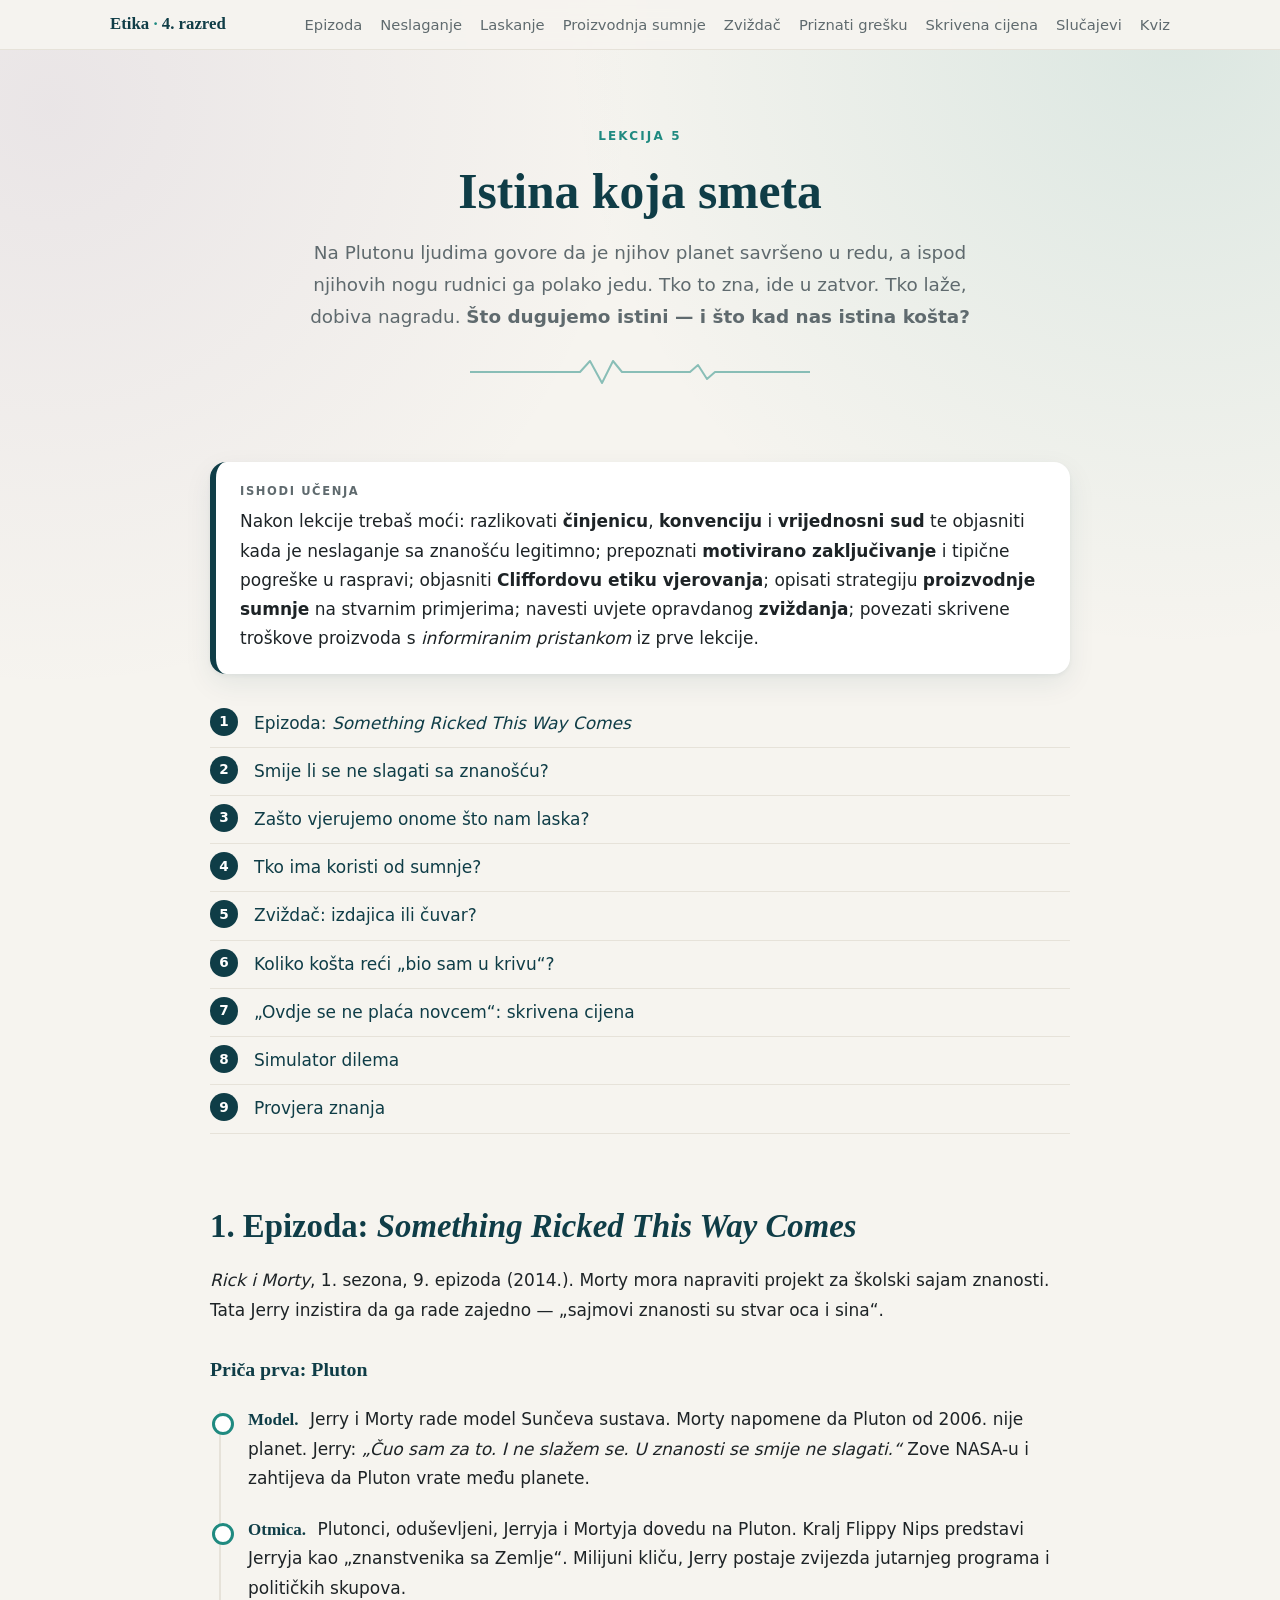
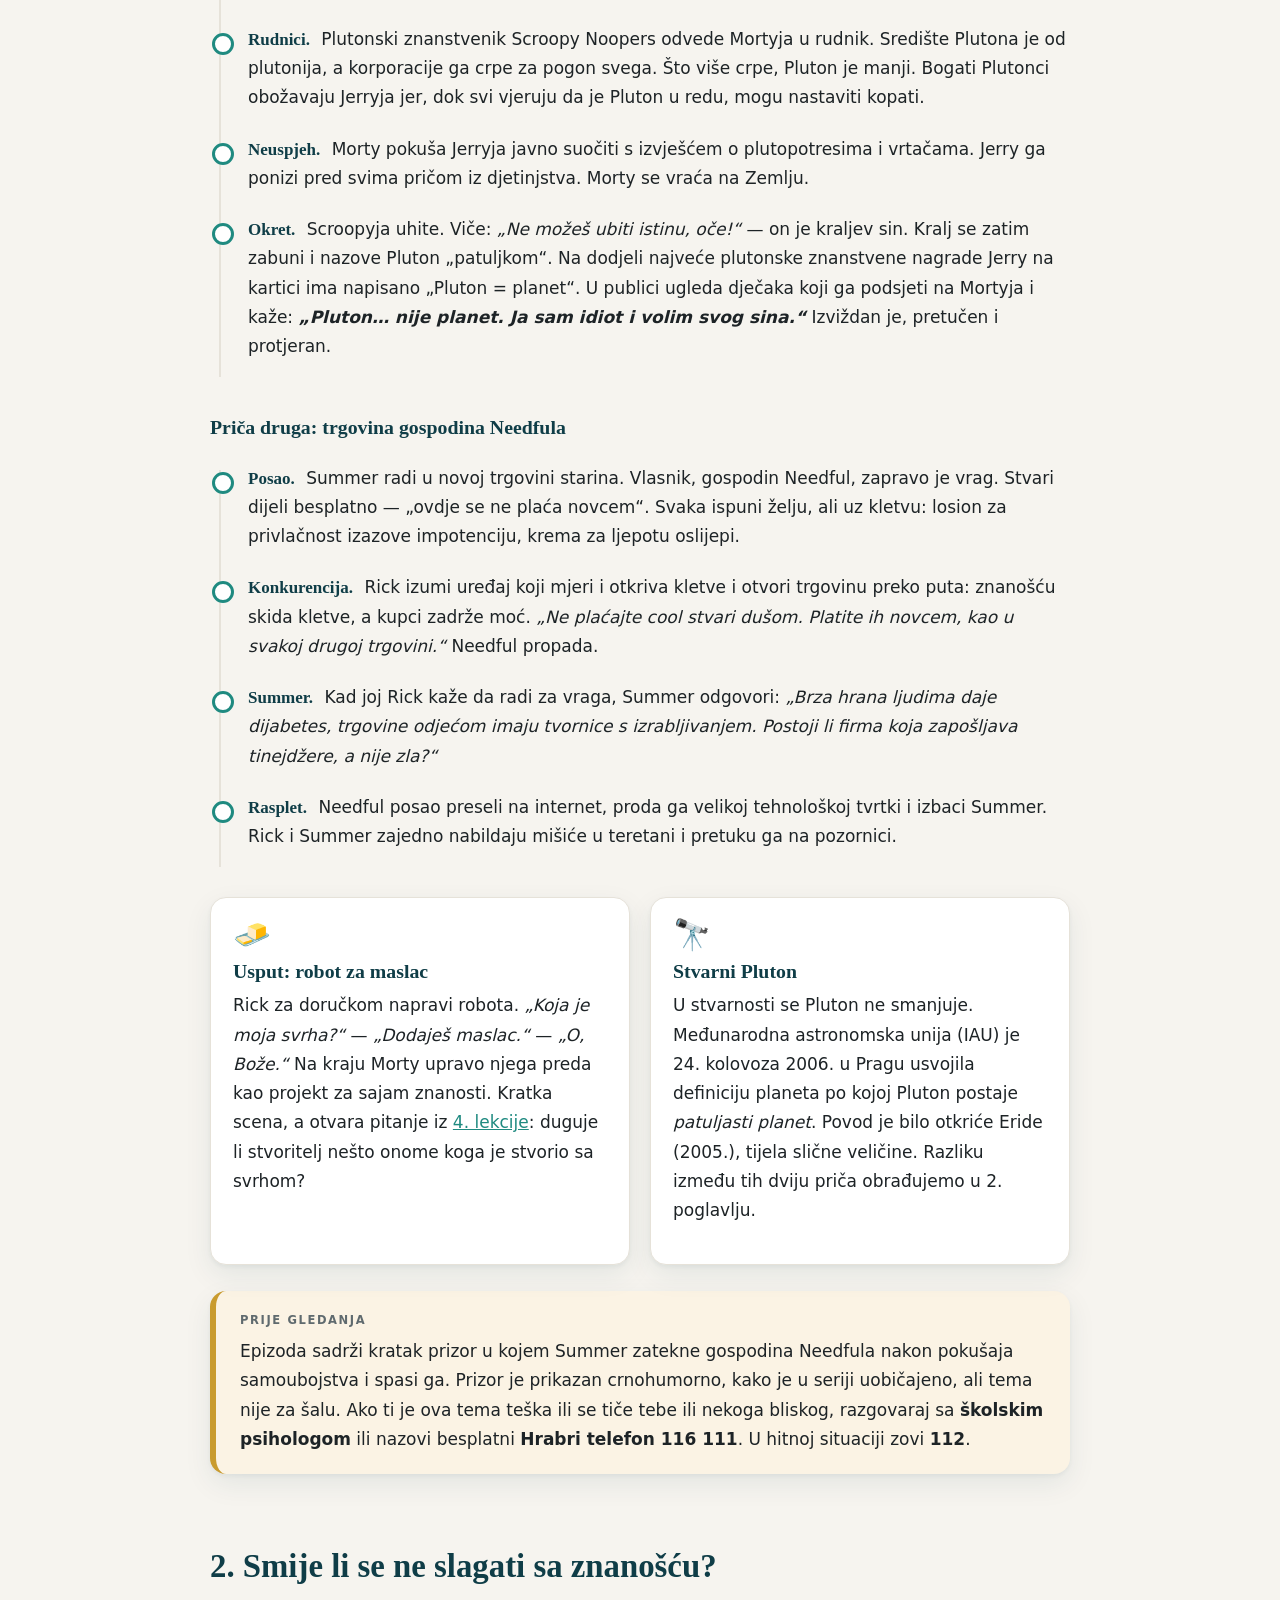
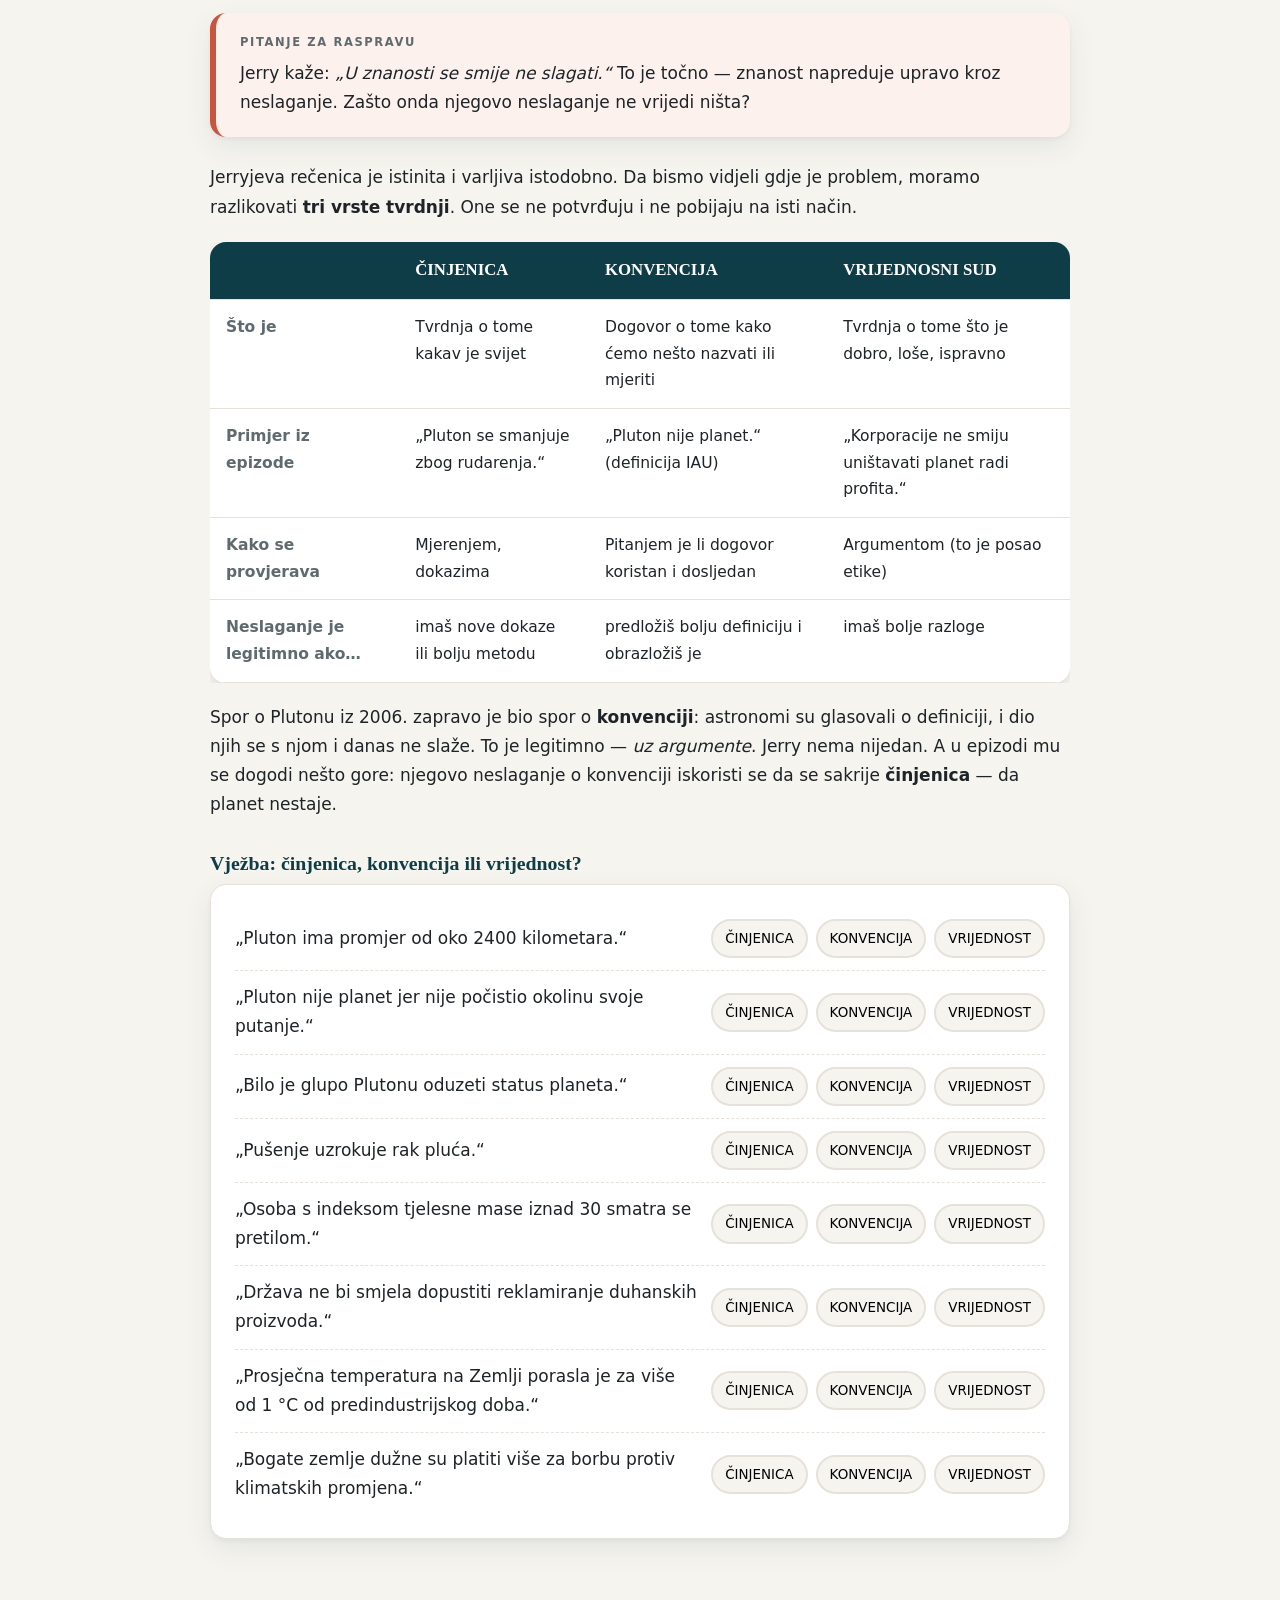
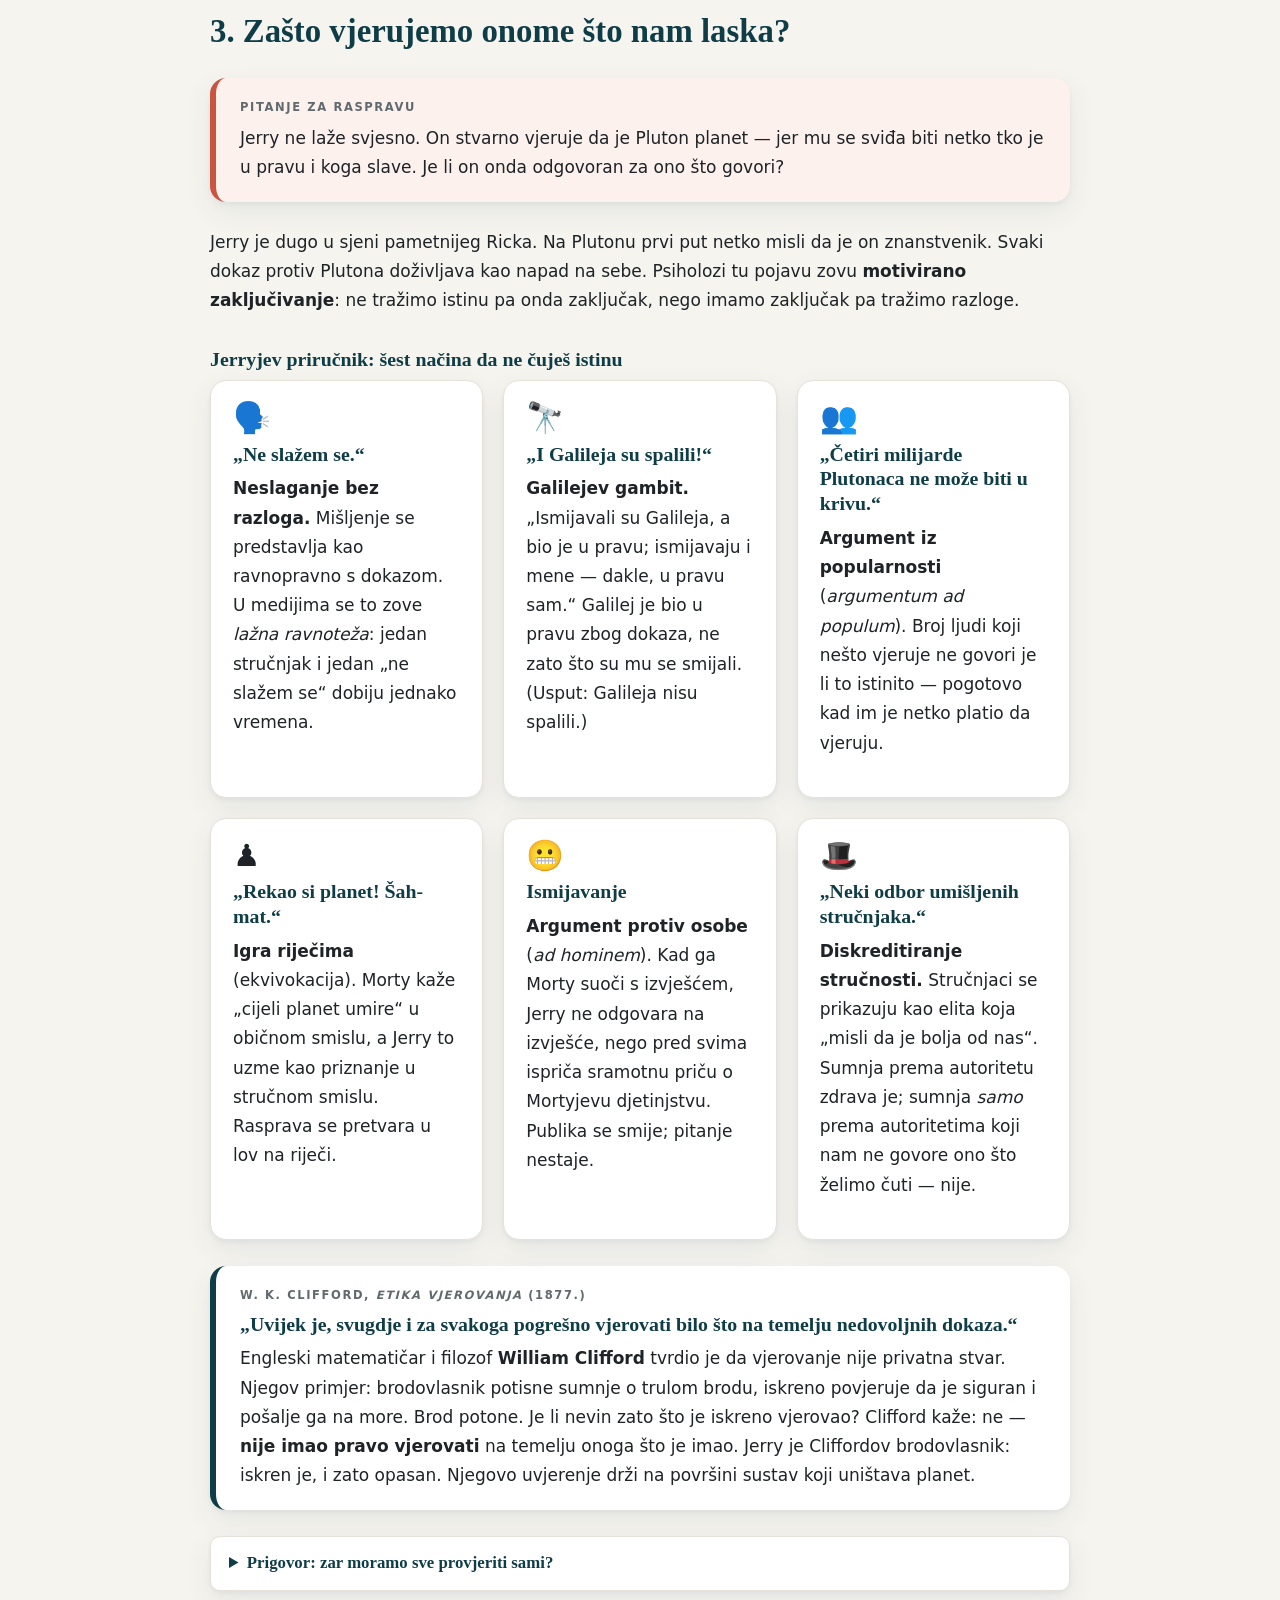
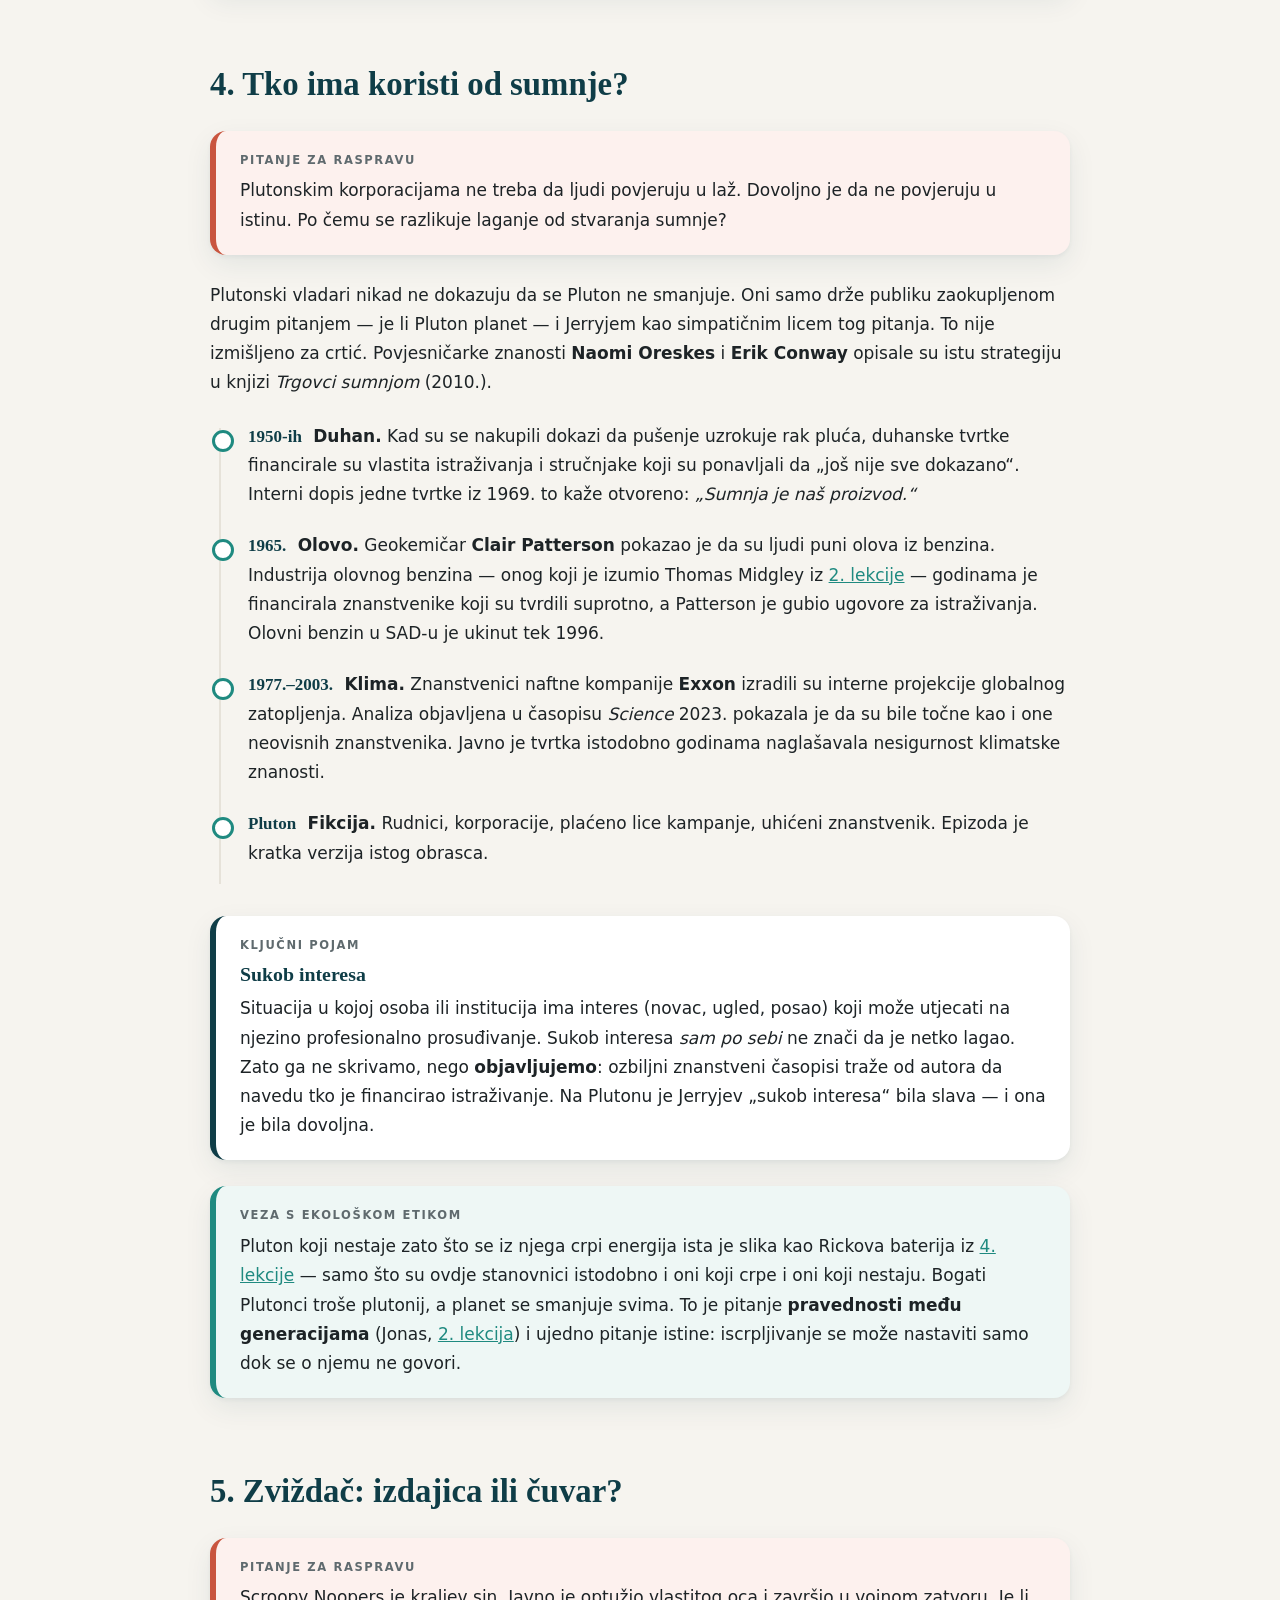
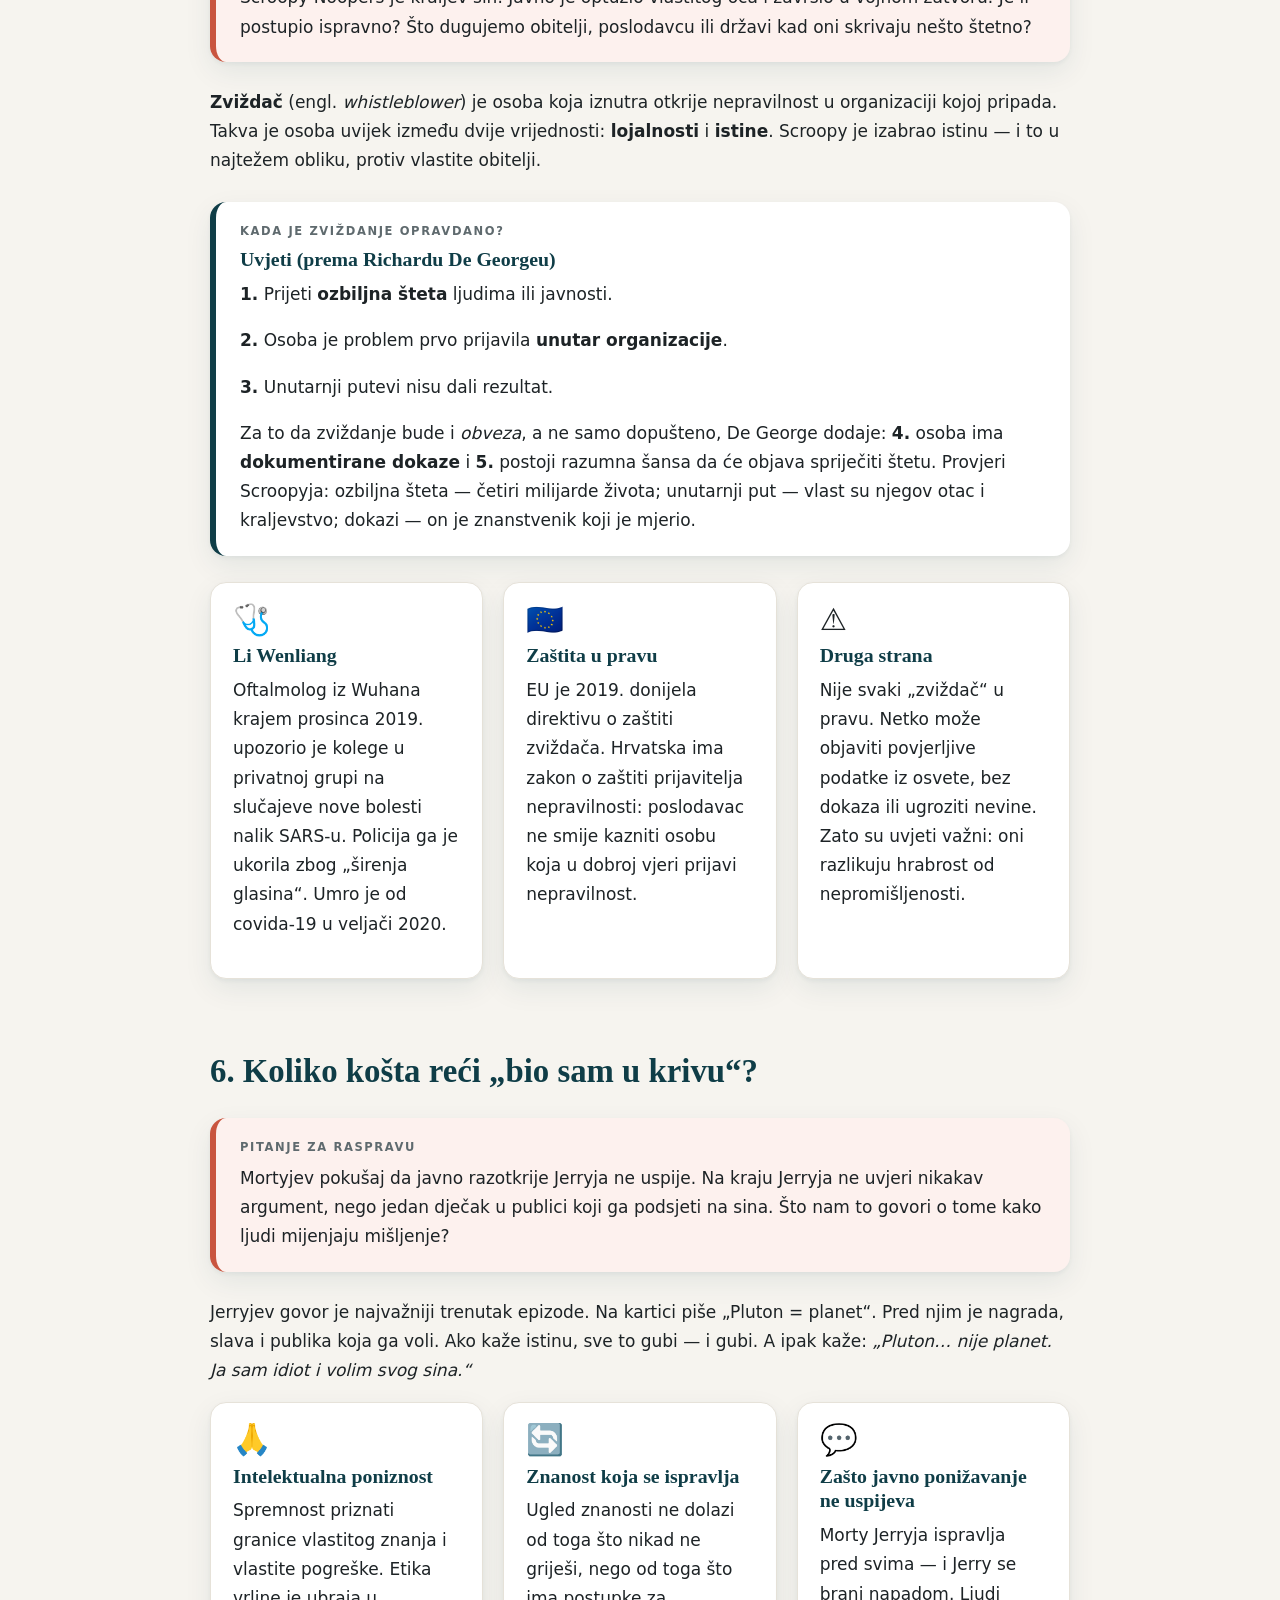
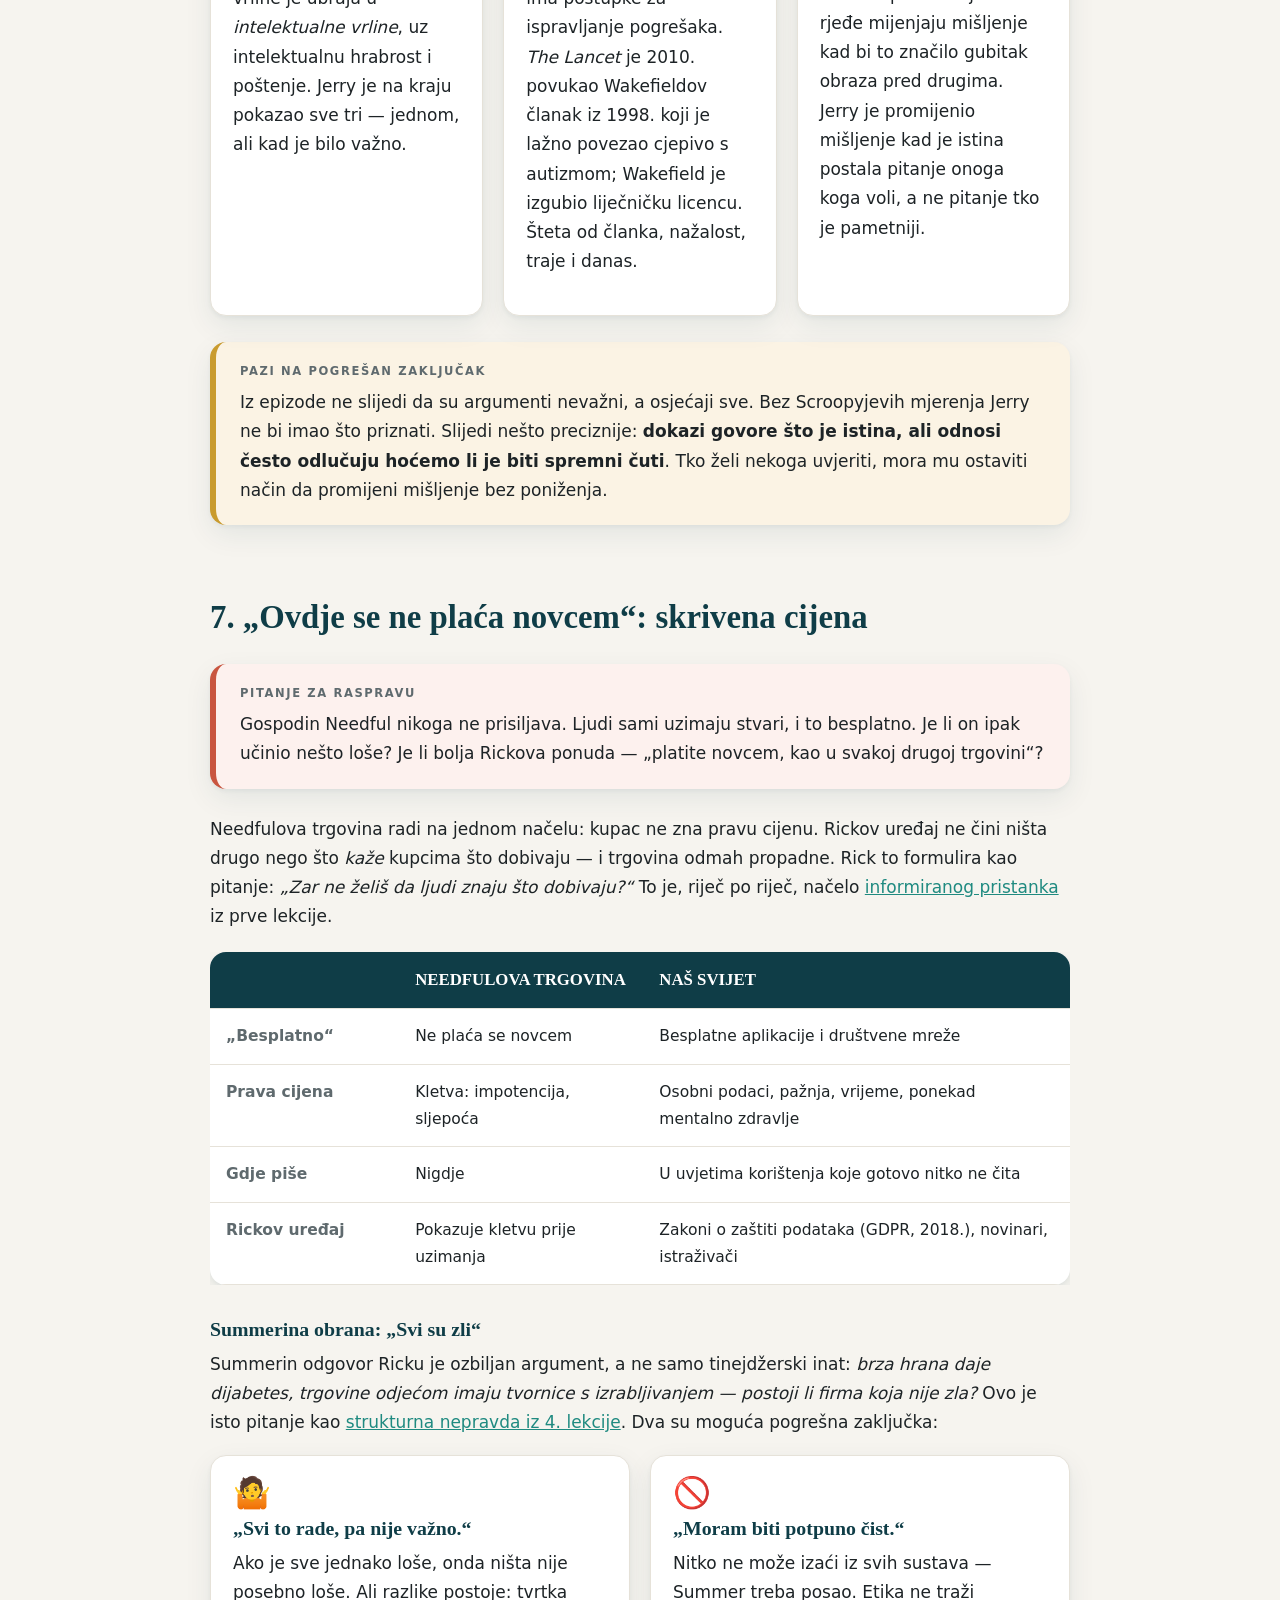
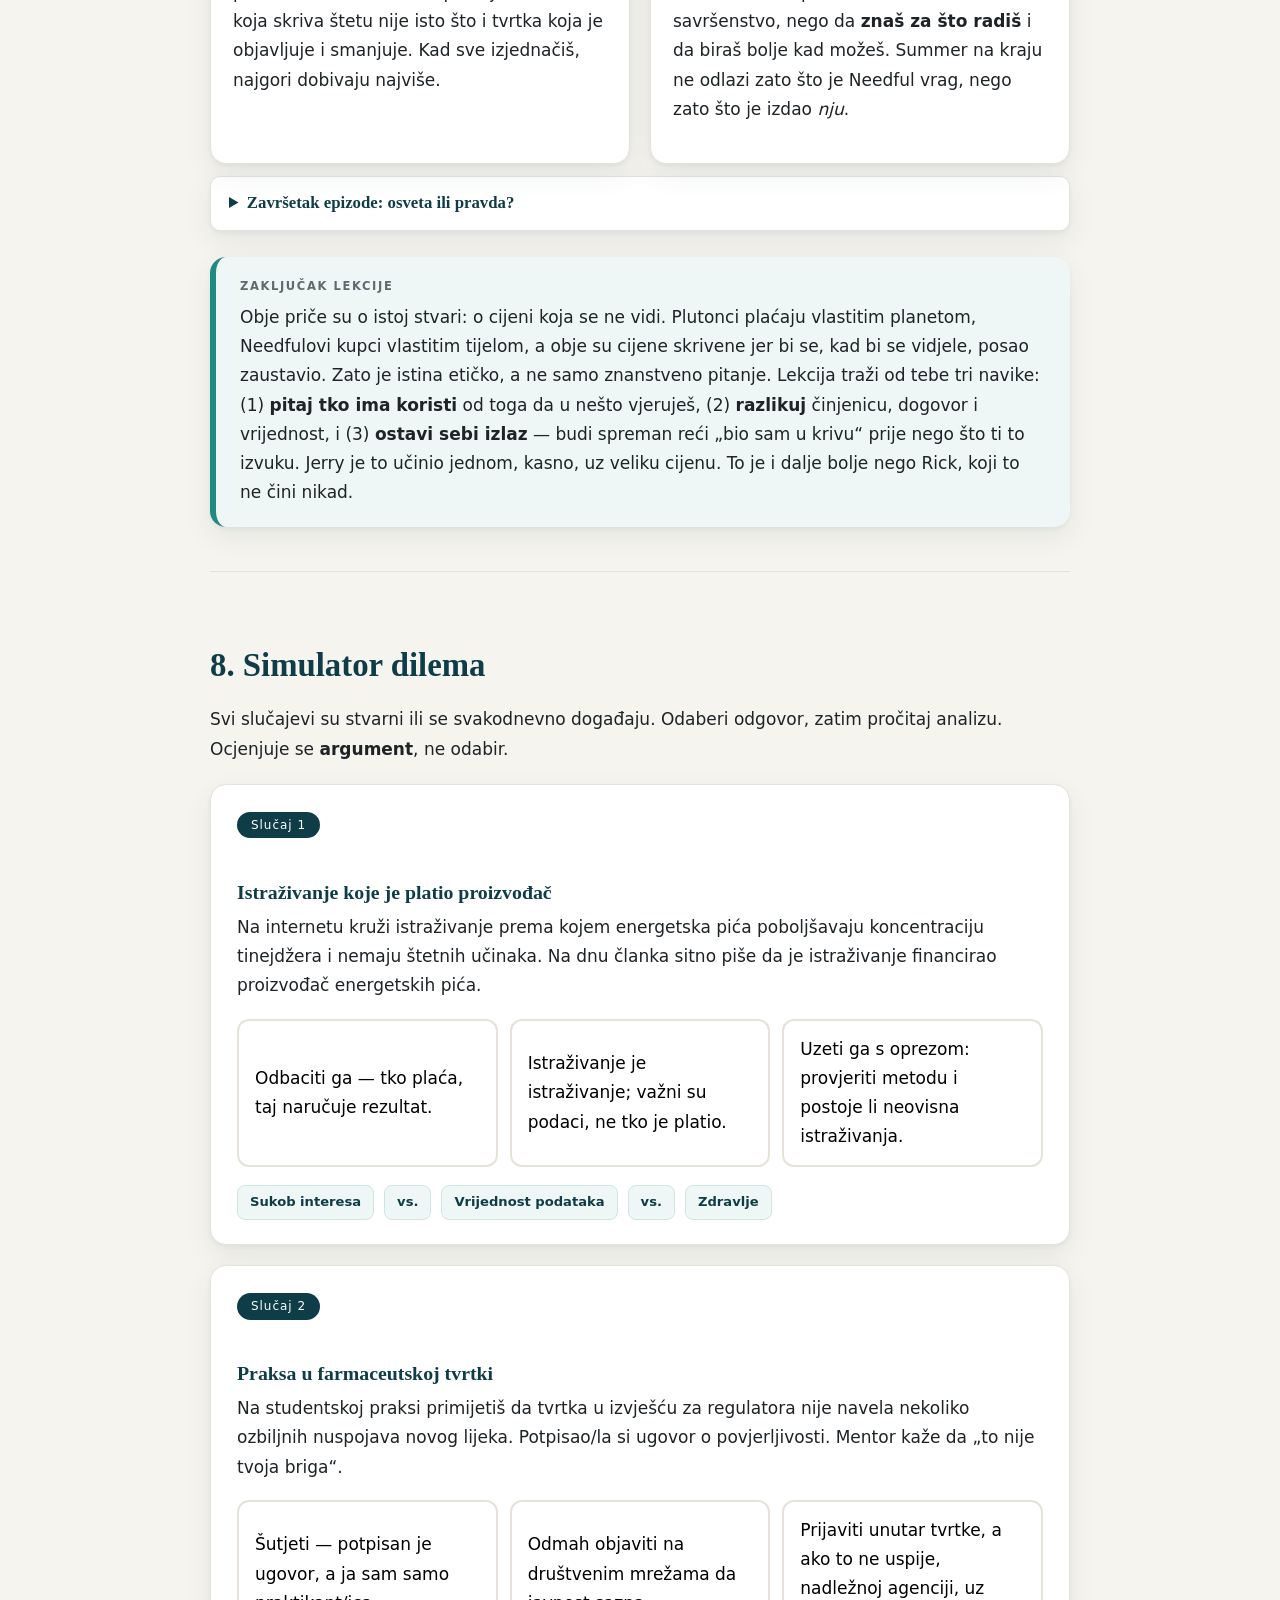
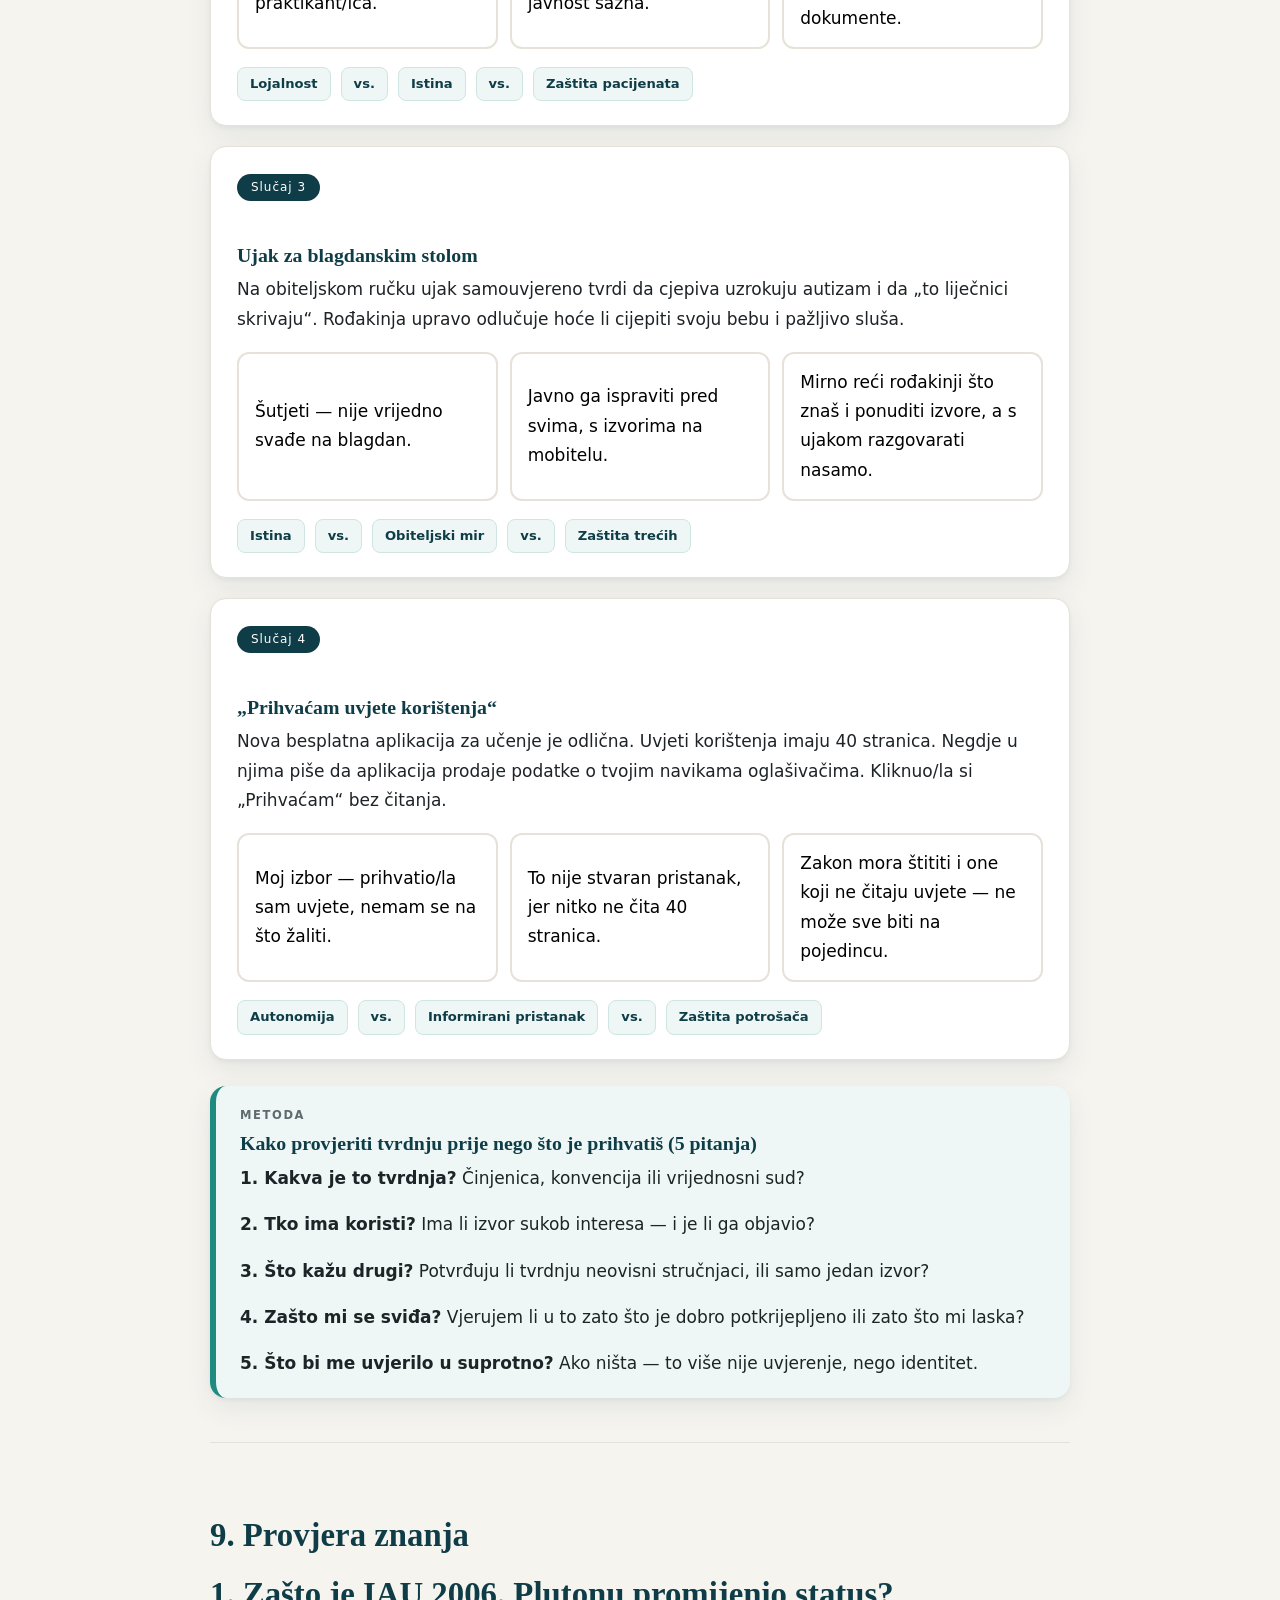
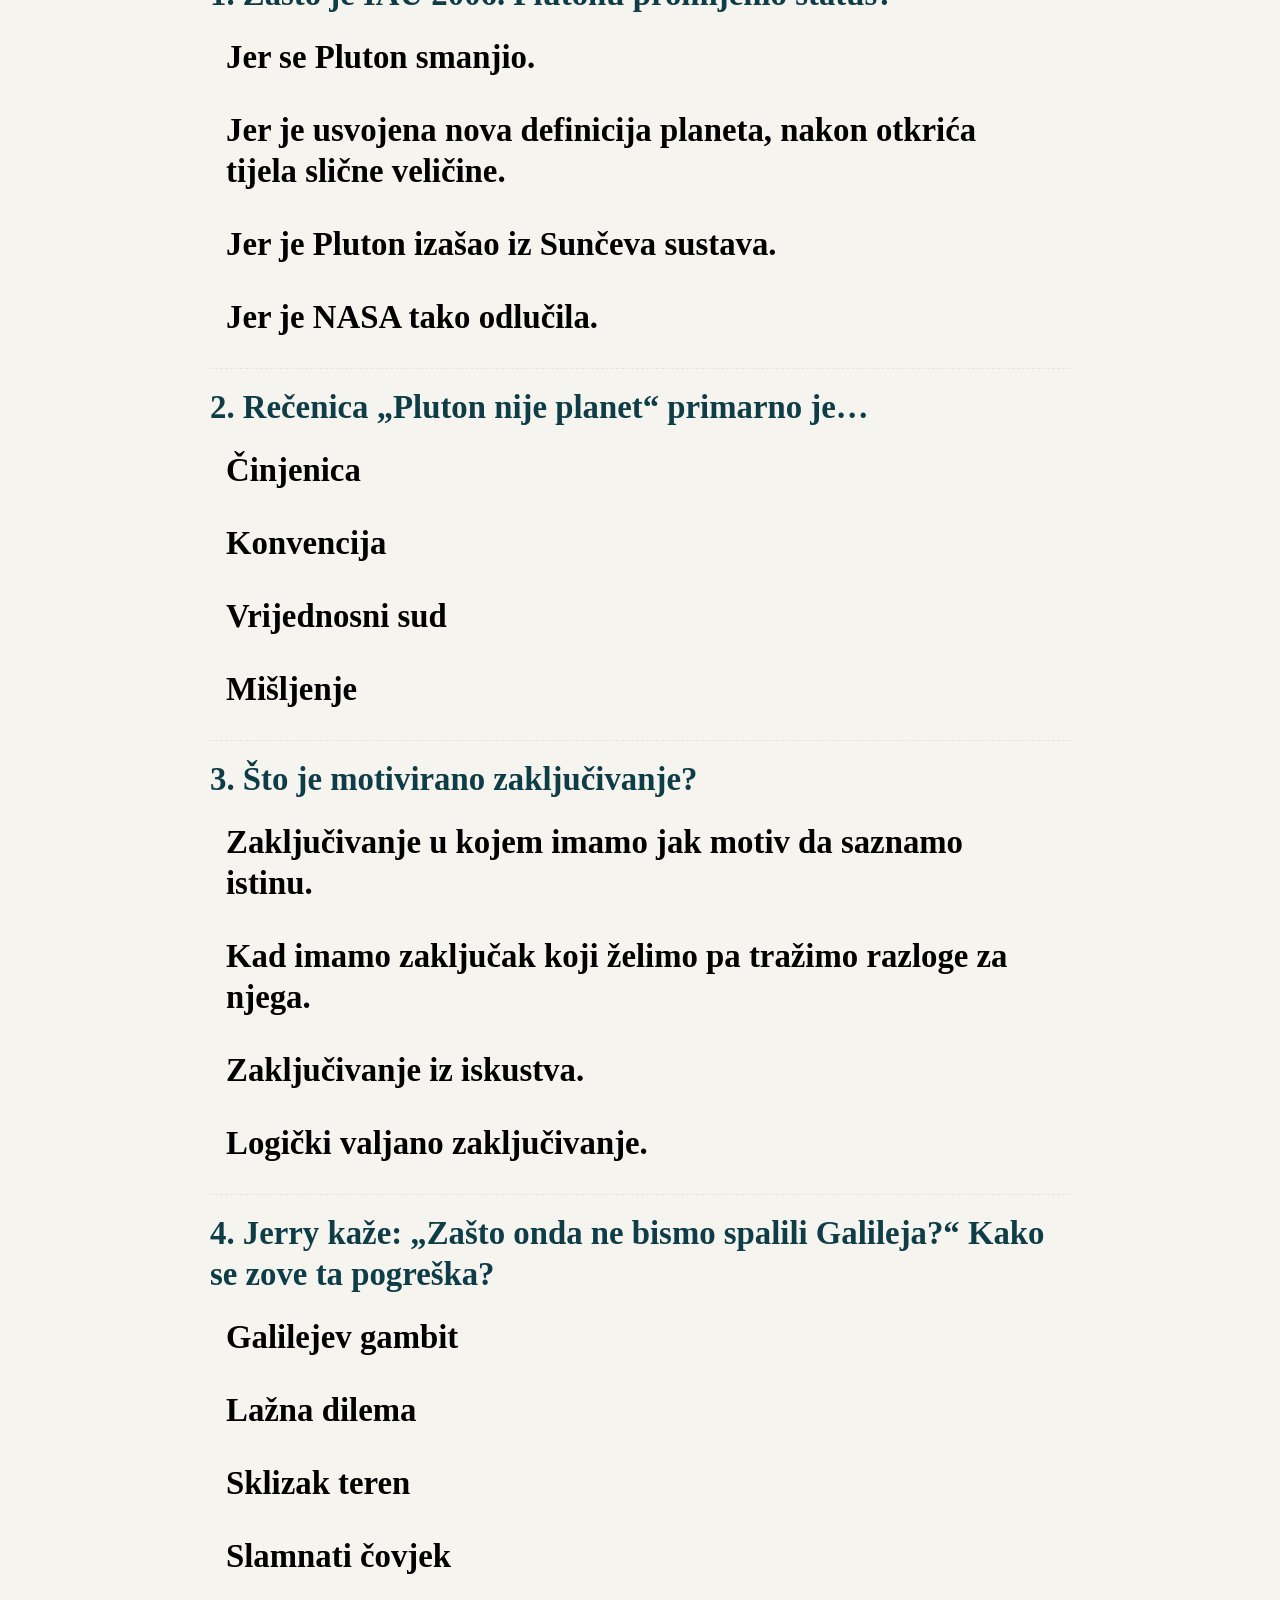
<file: lekcija5.html>
<!DOCTYPE html>
<html lang="hr">
<head>
<meta charset="UTF-8">
<meta name="viewport" content="width=device-width, initial-scale=1">
<title>Lekcija 5 — Istina koja smeta | Etika 4. razred</title>
<link rel="stylesheet" href="style.css">
</head>
<body>

<header class="topbar">
  <div class="topbar-in">
    <a class="brand" href="index.html">Etika <span>&middot;</span> 4. razred</a>
    <nav>
      <a href="#epizoda">Epizoda</a>
      <a href="#neslaganje">Neslaganje</a>
      <a href="#laskanje">Laskanje</a>
      <a href="#sumnja">Proizvodnja sumnje</a>
      <a href="#zvizdac">Zviždač</a>
      <a href="#priznanje">Priznati grešku</a>
      <a href="#cijena">Skrivena cijena</a>
      <a href="#slucajevi">Slučajevi</a>
      <a href="#kviz">Kviz</a>
    </nav>
  </div>
</header>

<section class="hero">
  <div class="wrap">
    <span class="eyebrow">Lekcija 5</span>
    <h1>Istina koja smeta</h1>
    <p class="lead">Na Plutonu ljudima govore da je njihov planet savršeno u redu, a ispod njihovih nogu
    rudnici ga polako jedu. Tko to zna, ide u zatvor. Tko laže, dobiva nagradu.
    <strong>Što dugujemo istini — i što kad nas istina košta?</strong></p>
    <svg class="puls" viewBox="0 0 340 28" fill="none" aria-hidden="true">
      <path d="M0 14h110l10-11 12 22 11-22 9 11h68l8-7 9 14 8-7h95" stroke="#1f8a80" stroke-width="2"
            stroke-linecap="round" stroke-linejoin="round"/>
    </svg>
  </div>
</section>

<main class="wrap">

  <div class="kutija definicija">
    <span class="nadnaslov">Ishodi učenja</span>
    <p style="margin-bottom:0">Nakon lekcije trebaš moći: razlikovati <strong>činjenicu</strong>,
    <strong>konvenciju</strong> i <strong>vrijednosni sud</strong> te objasniti kada je neslaganje sa znanošću
    legitimno; prepoznati <strong>motivirano zaključivanje</strong> i tipične pogreške u raspravi; objasniti
    <strong>Cliffordovu etiku vjerovanja</strong>; opisati strategiju <strong>proizvodnje sumnje</strong> na
    stvarnim primjerima; navesti uvjete opravdanog <strong>zviždanja</strong>; povezati skrivene troškove
    proizvoda s <em>informiranim pristankom</em> iz prve lekcije.</p>
  </div>

  <ol class="sadrzaj">
    <li><a href="#epizoda">Epizoda: <em>Something Ricked This Way Comes</em></a></li>
    <li><a href="#neslaganje">Smije li se ne slagati sa znanošću?</a></li>
    <li><a href="#laskanje">Zašto vjerujemo onome što nam laska?</a></li>
    <li><a href="#sumnja">Tko ima koristi od sumnje?</a></li>
    <li><a href="#zvizdac">Zviždač: izdajica ili čuvar?</a></li>
    <li><a href="#priznanje">Koliko košta reći „bio sam u krivu&ldquo;?</a></li>
    <li><a href="#cijena">„Ovdje se ne plaća novcem&ldquo;: skrivena cijena</a></li>
    <li><a href="#slucajevi">Simulator dilema</a></li>
    <li><a href="#kviz">Provjera znanja</a></li>
  </ol>

  <h2 id="epizoda">1. Epizoda: <em>Something Ricked This Way Comes</em></h2>
  <p><em>Rick i Morty</em>, 1. sezona, 9. epizoda (2014.). Morty mora napraviti projekt za školski sajam
  znanosti. Tata Jerry inzistira da ga rade zajedno — „sajmovi znanosti su stvar oca i sina&ldquo;.</p>

  <h3>Priča prva: Pluton</h3>
  <ul class="crta">
    <li><span class="god">Model.</span> Jerry i Morty rade model Sunčeva sustava. Morty napomene da Pluton
    od 2006. nije planet. Jerry: <em>„Čuo sam za to. I ne slažem se. U znanosti se smije ne slagati.&ldquo;</em>
    Zove NASA-u i zahtijeva da Pluton vrate među planete.</li>

    <li><span class="god">Otmica.</span> Plutonci, oduševljeni, Jerryja i Mortyja dovedu na Pluton. Kralj
    Flippy Nips predstavi Jerryja kao „znanstvenika sa Zemlje&ldquo;. Milijuni kliču, Jerry postaje zvijezda
    jutarnjeg programa i političkih skupova.</li>

    <li><span class="god">Rudnici.</span> Plutonski znanstvenik Scroopy Noopers odvede Mortyja u rudnik.
    Središte Plutona je od plutonija, a korporacije ga crpe za pogon svega. Što više crpe, Pluton je manji.
    Bogati Plutonci obožavaju Jerryja jer, dok svi vjeruju da je Pluton u redu, mogu nastaviti kopati.</li>

    <li><span class="god">Neuspjeh.</span> Morty pokuša Jerryja javno suočiti s izvješćem o plutopotresima i
    vrtačama. Jerry ga ponizi pred svima pričom iz djetinjstva. Morty se vraća na Zemlju.</li>

    <li><span class="god">Okret.</span> Scroopyja uhite. Viče: <em>„Ne možeš ubiti istinu, oče!&ldquo;</em> —
    on je kraljev sin. Kralj se zatim zabuni i nazove Pluton „patuljkom&ldquo;. Na dodjeli najveće plutonske
    znanstvene nagrade Jerry na kartici ima napisano „Pluton = planet&ldquo;. U publici ugleda dječaka koji
    ga podsjeti na Mortyja i kaže: <strong><em>„Pluton… nije planet. Ja sam idiot i volim svog sina.&ldquo;</em></strong>
    Izviždan je, pretučen i protjeran.</li>
  </ul>

  <h3>Priča druga: trgovina gospodina Needfula</h3>
  <ul class="crta">
    <li><span class="god">Posao.</span> Summer radi u novoj trgovini starina. Vlasnik, gospodin Needful,
    zapravo je vrag. Stvari dijeli besplatno — „ovdje se ne plaća novcem&ldquo;. Svaka ispuni želju, ali uz
    kletvu: losion za privlačnost izazove impotenciju, krema za ljepotu oslijepi.</li>

    <li><span class="god">Konkurencija.</span> Rick izumi uređaj koji mjeri i otkriva kletve i otvori trgovinu
    preko puta: znanošću skida kletve, a kupci zadrže moć. <em>„Ne plaćajte cool stvari dušom. Platite ih
    novcem, kao u svakoj drugoj trgovini.&ldquo;</em> Needful propada.</li>

    <li><span class="god">Summer.</span> Kad joj Rick kaže da radi za vraga, Summer odgovori: <em>„Brza hrana
    ljudima daje dijabetes, trgovine odjećom imaju tvornice s izrabljivanjem. Postoji li firma koja zapošljava
    tinejdžere, a nije zla?&ldquo;</em></li>

    <li><span class="god">Rasplet.</span> Needful posao preseli na internet, proda ga velikoj tehnološkoj
    tvrtki i izbaci Summer. Rick i Summer zajedno nabildaju mišiće u teretani i pretuku ga na pozornici.</li>
  </ul>

  <div class="grid">
    <div class="card">
      <span class="ikona">&#129480;</span>
      <h3>Usput: robot za maslac</h3>
      <p>Rick za doručkom napravi robota. <em>„Koja je moja svrha?&ldquo;</em> — <em>„Dodaješ maslac.&ldquo;</em> —
      <em>„O, Bože.&ldquo;</em> Na kraju Morty upravo njega preda kao projekt za sajam znanosti.
      Kratka scena, a otvara pitanje iz <a href="lekcija4.html#stvoritelj">4. lekcije</a>: duguje li stvoritelj
      nešto onome koga je stvorio sa svrhom?</p>
    </div>
    <div class="card">
      <span class="ikona">&#128301;</span>
      <h3>Stvarni Pluton</h3>
      <p>U stvarnosti se Pluton ne smanjuje. Međunarodna astronomska unija (IAU) je 24. kolovoza 2006. u Pragu
      usvojila definiciju planeta po kojoj Pluton postaje <em>patuljasti planet</em>. Povod je bilo otkriće
      Eride (2005.), tijela slične veličine. Razliku između tih dviju priča obrađujemo u 2. poglavlju.</p>
    </div>
  </div>

  <div class="kutija upozorenje">
    <span class="nadnaslov">Prije gledanja</span>
    <p style="margin-bottom:0">Epizoda sadrži kratak prizor u kojem Summer zatekne gospodina Needfula nakon
    pokušaja samoubojstva i spasi ga. Prizor je prikazan crnohumorno, kako je u seriji uobičajeno, ali
    tema nije za šalu. Ako ti je ova tema teška ili se tiče tebe ili nekoga bliskog, razgovaraj sa
    <strong>školskim psihologom</strong> ili nazovi besplatni <strong>Hrabri telefon 116 111</strong>.
    U hitnoj situaciji zovi <strong>112</strong>.</p>
  </div>

  <h2 id="neslaganje">2. Smije li se ne slagati sa znanošću?</h2>

  <div class="kutija pitanje">
    <span class="nadnaslov">Pitanje za raspravu</span>
    <p style="margin-bottom:0">Jerry kaže: <em>„U znanosti se smije ne slagati.&ldquo;</em> To je točno — znanost
    napreduje upravo kroz neslaganje. Zašto onda njegovo neslaganje ne vrijedi ništa?</p>
  </div>

  <p>Jerryjeva rečenica je istinita i varljiva istodobno. Da bismo vidjeli gdje je problem, moramo
  razlikovati <strong>tri vrste tvrdnji</strong>. One se ne potvrđuju i ne pobijaju na isti način.</p>

  <div class="tablica-scroll">
    <table class="usporedba">
      <thead><tr><th>&nbsp;</th><th>ČINJENICA</th><th>KONVENCIJA</th><th>VRIJEDNOSNI SUD</th></tr></thead>
      <tbody>
        <tr><th>Što je</th><td>Tvrdnja o tome kakav je svijet</td><td>Dogovor o tome kako ćemo nešto nazvati ili mjeriti</td><td>Tvrdnja o tome što je dobro, loše, ispravno</td></tr>
        <tr><th>Primjer iz epizode</th><td>„Pluton se smanjuje zbog rudarenja.&ldquo;</td><td>„Pluton nije planet.&ldquo; (definicija IAU)</td><td>„Korporacije ne smiju uništavati planet radi profita.&ldquo;</td></tr>
        <tr><th>Kako se provjerava</th><td>Mjerenjem, dokazima</td><td>Pitanjem je li dogovor koristan i dosljedan</td><td>Argumentom (to je posao etike)</td></tr>
        <tr><th>Neslaganje je legitimno ako&hellip;</th><td>imaš nove dokaze ili bolju metodu</td><td>predložiš bolju definiciju i obrazložiš je</td><td>imaš bolje razloge</td></tr>
      </tbody>
    </table>
  </div>

  <p>Spor o Plutonu iz 2006. zapravo je bio spor o <strong>konvenciji</strong>: astronomi su glasovali o
  definiciji, i dio njih se s njom i danas ne slaže. To je legitimno — <em>uz argumente</em>. Jerry nema
  nijedan. A u epizodi mu se dogodi nešto gore: njegovo neslaganje o konvenciji iskoristi se da se sakrije
  <strong>činjenica</strong> — da planet nestaje.</p>

  <h3>Vježba: činjenica, konvencija ili vrijednost?</h3>
  <div class="sort-igra" id="igra"></div>
  <p class="rezultat" id="rez-igra"></p>

  <h2 id="laskanje">3. Zašto vjerujemo onome što nam laska?</h2>

  <div class="kutija pitanje">
    <span class="nadnaslov">Pitanje za raspravu</span>
    <p style="margin-bottom:0">Jerry ne laže svjesno. On stvarno vjeruje da je Pluton planet — jer mu se
    sviđa biti netko tko je u pravu i koga slave. Je li on onda odgovoran za ono što govori?</p>
  </div>

  <p>Jerry je dugo u sjeni pametnijeg Ricka. Na Plutonu prvi put netko misli da je on znanstvenik. Svaki
  dokaz protiv Plutona doživljava kao napad na sebe. Psiholozi tu pojavu zovu <strong>motivirano
  zaključivanje</strong>: ne tražimo istinu pa onda zaključak, nego imamo zaključak pa tražimo razloge.</p>

  <h3>Jerryjev priručnik: šest načina da ne čuješ istinu</h3>
  <div class="grid">
    <div class="card">
      <span class="ikona">&#128483;&#65039;</span>
      <h3>„Ne slažem se.&ldquo;</h3>
      <p><strong>Neslaganje bez razloga.</strong> Mišljenje se predstavlja kao ravnopravno s dokazom. U medijima
      se to zove <em>lažna ravnoteža</em>: jedan stručnjak i jedan „ne slažem se&ldquo; dobiju jednako vremena.</p>
    </div>
    <div class="card">
      <span class="ikona">&#128301;</span>
      <h3>„I Galileja su spalili!&ldquo;</h3>
      <p><strong>Galilejev gambit.</strong> „Ismijavali su Galileja, a bio je u pravu; ismijavaju i mene — dakle,
      u pravu sam.&ldquo; Galilej je bio u pravu zbog dokaza, ne zato što su mu se smijali. (Usput: Galileja nisu spalili.)</p>
    </div>
    <div class="card">
      <span class="ikona">&#128101;</span>
      <h3>„Četiri milijarde Plutonaca ne može biti u krivu.&ldquo;</h3>
      <p><strong>Argument iz popularnosti</strong> (<em>argumentum ad populum</em>). Broj ljudi koji nešto vjeruje
      ne govori je li to istinito — pogotovo kad im je netko platio da vjeruju.</p>
    </div>
    <div class="card">
      <span class="ikona">&#9823;&#65039;</span>
      <h3>„Rekao si planet! Šah-mat.&ldquo;</h3>
      <p><strong>Igra riječima</strong> (ekvivokacija). Morty kaže „cijeli planet umire&ldquo; u običnom smislu, a
      Jerry to uzme kao priznanje u stručnom smislu. Rasprava se pretvara u lov na riječi.</p>
    </div>
    <div class="card">
      <span class="ikona">&#128556;</span>
      <h3>Ismijavanje</h3>
      <p><strong>Argument protiv osobe</strong> (<em>ad hominem</em>). Kad ga Morty suoči s izvješćem, Jerry ne
      odgovara na izvješće, nego pred svima ispriča sramotnu priču o Mortyjevu djetinjstvu. Publika se smije;
      pitanje nestaje.</p>
    </div>
    <div class="card">
      <span class="ikona">&#127913;</span>
      <h3>„Neki odbor umišljenih stručnjaka.&ldquo;</h3>
      <p><strong>Diskreditiranje stručnosti.</strong> Stručnjaci se prikazuju kao elita koja „misli da je bolja
      od nas&ldquo;. Sumnja prema autoritetu zdrava je; sumnja <em>samo</em> prema autoritetima koji nam ne govore ono
      što želimo čuti — nije.</p>
    </div>
  </div>

  <div class="kutija definicija">
    <span class="nadnaslov">W. K. Clifford, <em>Etika vjerovanja</em> (1877.)</span>
    <h3>„Uvijek je, svugdje i za svakoga pogrešno vjerovati bilo što na temelju nedovoljnih dokaza.&ldquo;</h3>
    <p style="margin-bottom:0">Engleski matematičar i filozof <strong>William Clifford</strong> tvrdio je da
    vjerovanje nije privatna stvar. Njegov primjer: brodovlasnik potisne sumnje o trulom brodu, iskreno
    povjeruje da je siguran i pošalje ga na more. Brod potone. Je li nevin zato što je iskreno vjerovao?
    Clifford kaže: ne — <strong>nije imao pravo vjerovati</strong> na temelju onoga što je imao. Jerry je
    Cliffordov brodovlasnik: iskren je, i zato opasan. Njegovo uvjerenje drži na površini sustav koji
    uništava planet.</p>
  </div>

  <details class="akordeon">
    <summary>Prigovor: zar moramo sve provjeriti sami?</summary>
    <p>Filozof <strong>William James</strong> odgovorio je Cliffordu da je njegov zahtjev prestrog: u životu
    moramo vjerovati i kad dokazi nisu potpuni, jer i nevjerovanje je izbor s posljedicama.</p>
    <p style="margin-bottom:0">Postoji i praktičan prigovor: nitko ne može sam provjeriti klimatske modele ili
    kliničko ispitivanje. Odgovor nije da ne vjerujemo nikome, nego da biramo <strong>kome</strong> vjerujemo
    po dobrim razlozima: ima li izvor sukob interesa, podliježe li provjeri drugih stručnjaka, priznaje li
    pogreške? To je <em>epistemička odgovornost</em> — a ona se može vježbati.</p>
  </details>

  <h2 id="sumnja">4. Tko ima koristi od sumnje?</h2>

  <div class="kutija pitanje">
    <span class="nadnaslov">Pitanje za raspravu</span>
    <p style="margin-bottom:0">Plutonskim korporacijama ne treba da ljudi povjeruju u laž. Dovoljno je da
    ne povjeruju u istinu. Po čemu se razlikuje laganje od stvaranja sumnje?</p>
  </div>

  <p>Plutonski vladari nikad ne dokazuju da se Pluton ne smanjuje. Oni samo drže publiku zaokupljenom
  drugim pitanjem — je li Pluton planet — i Jerryjem kao simpatičnim licem tog pitanja. To nije izmišljeno
  za crtić. Povjesničarke znanosti <strong>Naomi Oreskes</strong> i <strong>Erik Conway</strong> opisale
  su istu strategiju u knjizi <em>Trgovci sumnjom</em> (2010.).</p>

  <ul class="crta">
    <li><span class="god">1950-ih</span> <strong>Duhan.</strong> Kad su se nakupili dokazi da pušenje uzrokuje
    rak pluća, duhanske tvrtke financirale su vlastita istraživanja i stručnjake koji su ponavljali da „još
    nije sve dokazano&ldquo;. Interni dopis jedne tvrtke iz 1969. to kaže otvoreno: <em>„Sumnja je naš proizvod.&ldquo;</em></li>

    <li><span class="god">1965.</span> <strong>Olovo.</strong> Geokemičar <strong>Clair Patterson</strong>
    pokazao je da su ljudi puni olova iz benzina. Industrija olovnog benzina — onog koji je izumio Thomas
    Midgley iz <a href="lekcija2.html#popravak">2. lekcije</a> — godinama je financirala znanstvenike koji
    su tvrdili suprotno, a Patterson je gubio ugovore za istraživanja. Olovni benzin u SAD-u je ukinut tek 1996.</li>

    <li><span class="god">1977.–2003.</span> <strong>Klima.</strong> Znanstvenici naftne kompanije
    <strong>Exxon</strong> izradili su interne projekcije globalnog zatopljenja. Analiza objavljena u časopisu
    <em>Science</em> 2023. pokazala je da su bile točne kao i one neovisnih znanstvenika. Javno je tvrtka
    istodobno godinama naglašavala nesigurnost klimatske znanosti.</li>

    <li><span class="god">Pluton</span> <strong>Fikcija.</strong> Rudnici, korporacije, plaćeno lice
    kampanje, uhićeni znanstvenik. Epizoda je kratka verzija istog obrasca.</li>
  </ul>

  <div class="kutija definicija">
    <span class="nadnaslov">Ključni pojam</span>
    <h3>Sukob interesa</h3>
    <p style="margin-bottom:0">Situacija u kojoj osoba ili institucija ima interes (novac, ugled, posao) koji
    može utjecati na njezino profesionalno prosuđivanje. Sukob interesa <em>sam po sebi</em> ne znači da je
    netko lagao. Zato ga ne skrivamo, nego <strong>objavljujemo</strong>: ozbiljni znanstveni časopisi traže od
    autora da navedu tko je financirao istraživanje. Na Plutonu je Jerryjev „sukob interesa&ldquo; bila slava —
    i ona je bila dovoljna.</p>
  </div>

  <div class="kutija nacelo">
    <span class="nadnaslov">Veza s ekološkom etikom</span>
    <p style="margin-bottom:0">Pluton koji nestaje zato što se iz njega crpi energija ista je slika kao
    Rickova baterija iz <a href="lekcija4.html#priroda">4. lekcije</a> — samo što su ovdje stanovnici
    istodobno i oni koji crpe i oni koji nestaju. Bogati Plutonci troše plutonij, a planet se smanjuje svima.
    To je pitanje <strong>pravednosti među generacijama</strong> (Jonas, <a href="lekcija2.html#buducnost">2. lekcija</a>)
    i ujedno pitanje istine: iscrpljivanje se može nastaviti samo dok se o njemu ne govori.</p>
  </div>

  <h2 id="zvizdac">5. Zviždač: izdajica ili čuvar?</h2>

  <div class="kutija pitanje">
    <span class="nadnaslov">Pitanje za raspravu</span>
    <p style="margin-bottom:0">Scroopy Noopers je kraljev sin. Javno je optužio vlastitog oca i završio u
    vojnom zatvoru. Je li postupio ispravno? Što dugujemo obitelji, poslodavcu ili državi kad oni skrivaju
    nešto štetno?</p>
  </div>

  <p><strong>Zviždač</strong> (engl. <em>whistleblower</em>) je osoba koja iznutra otkrije nepravilnost u
  organizaciji kojoj pripada. Takva je osoba uvijek između dvije vrijednosti: <strong>lojalnosti</strong>
  i <strong>istine</strong>. Scroopy je izabrao istinu — i to u najtežem obliku, protiv vlastite obitelji.</p>

  <div class="kutija definicija">
    <span class="nadnaslov">Kada je zviždanje opravdano?</span>
    <h3>Uvjeti (prema Richardu De Georgeu)</h3>
    <p><strong>1.</strong> Prijeti <strong>ozbiljna šteta</strong> ljudima ili javnosti.</p>
    <p><strong>2.</strong> Osoba je problem prvo prijavila <strong>unutar organizacije</strong>.</p>
    <p><strong>3.</strong> Unutarnji putevi nisu dali rezultat.</p>
    <p style="margin-bottom:0">Za to da zviždanje bude i <em>obveza</em>, a ne samo dopušteno, De George
    dodaje: <strong>4.</strong> osoba ima <strong>dokumentirane dokaze</strong> i <strong>5.</strong> postoji
    razumna šansa da će objava spriječiti štetu. Provjeri Scroopyja: ozbiljna šteta — četiri milijarde
    života; unutarnji put — vlast su njegov otac i kraljevstvo; dokazi — on je znanstvenik koji je mjerio.</p>
  </div>

  <div class="grid">
    <div class="card">
      <span class="ikona">&#129658;</span>
      <h3>Li Wenliang</h3>
      <p>Oftalmolog iz Wuhana krajem prosinca 2019. upozorio je kolege u privatnoj grupi na slučajeve nove
      bolesti nalik SARS-u. Policija ga je ukorila zbog „širenja glasina&ldquo;. Umro je od covida-19 u veljači 2020.</p>
    </div>
    <div class="card">
      <span class="ikona">&#127466;&#127482;</span>
      <h3>Zaštita u pravu</h3>
      <p>EU je 2019. donijela direktivu o zaštiti zviždača. Hrvatska ima zakon o zaštiti prijavitelja
      nepravilnosti: poslodavac ne smije kazniti osobu koja u dobroj vjeri prijavi nepravilnost.</p>
    </div>
    <div class="card">
      <span class="ikona">&#9888;&#65039;</span>
      <h3>Druga strana</h3>
      <p>Nije svaki „zviždač&ldquo; u pravu. Netko može objaviti povjerljive podatke iz osvete, bez dokaza ili
      ugroziti nevine. Zato su uvjeti važni: oni razlikuju hrabrost od nepromišljenosti.</p>
    </div>
  </div>

  <h2 id="priznanje">6. Koliko košta reći „bio sam u krivu&ldquo;?</h2>

  <div class="kutija pitanje">
    <span class="nadnaslov">Pitanje za raspravu</span>
    <p style="margin-bottom:0">Mortyjev pokušaj da javno razotkrije Jerryja ne uspije. Na kraju Jerryja ne
    uvjeri nikakav argument, nego jedan dječak u publici koji ga podsjeti na sina. Što nam to govori o tome
    kako ljudi mijenjaju mišljenje?</p>
  </div>

  <p>Jerryjev govor je najvažniji trenutak epizode. Na kartici piše „Pluton = planet&ldquo;. Pred njim je
  nagrada, slava i publika koja ga voli. Ako kaže istinu, sve to gubi — i gubi. A ipak kaže:
  <em>„Pluton… nije planet. Ja sam idiot i volim svog sina.&ldquo;</em></p>

  <div class="grid">
    <div class="card">
      <span class="ikona">&#128591;</span>
      <h3>Intelektualna poniznost</h3>
      <p>Spremnost priznati granice vlastitog znanja i vlastite pogreške. Etika vrline je ubraja u
      <em>intelektualne vrline</em>, uz intelektualnu hrabrost i poštenje. Jerry je na kraju pokazao sve tri —
      jednom, ali kad je bilo važno.</p>
    </div>
    <div class="card">
      <span class="ikona">&#128260;</span>
      <h3>Znanost koja se ispravlja</h3>
      <p>Ugled znanosti ne dolazi od toga što nikad ne griješi, nego od toga što ima postupke za ispravljanje
      pogrešaka. <em>The Lancet</em> je 2010. povukao Wakefieldov članak iz 1998. koji je lažno povezao
      cjepivo s autizmom; Wakefield je izgubio liječničku licencu. Šteta od članka, nažalost, traje i danas.</p>
    </div>
    <div class="card">
      <span class="ikona">&#128172;</span>
      <h3>Zašto javno ponižavanje ne uspijeva</h3>
      <p>Morty Jerryja ispravlja pred svima — i Jerry se brani napadom. Ljudi rjeđe mijenjaju mišljenje kad
      bi to značilo gubitak obraza pred drugima. Jerry je promijenio mišljenje kad je istina postala pitanje
      onoga koga voli, a ne pitanje tko je pametniji.</p>
    </div>
  </div>

  <div class="kutija upozorenje">
    <span class="nadnaslov">Pazi na pogrešan zaključak</span>
    <p style="margin-bottom:0">Iz epizode ne slijedi da su argumenti nevažni, a osjećaji sve. Bez Scroopyjevih
    mjerenja Jerry ne bi imao što priznati. Slijedi nešto preciznije: <strong>dokazi govore što je istina,
    ali odnosi često odlučuju hoćemo li je biti spremni čuti</strong>. Tko želi nekoga uvjeriti, mora mu
    ostaviti način da promijeni mišljenje bez poniženja.</p>
  </div>

  <h2 id="cijena">7. „Ovdje se ne plaća novcem&ldquo;: skrivena cijena</h2>

  <div class="kutija pitanje">
    <span class="nadnaslov">Pitanje za raspravu</span>
    <p style="margin-bottom:0">Gospodin Needful nikoga ne prisiljava. Ljudi sami uzimaju stvari, i to besplatno.
    Je li on ipak učinio nešto loše? Je li bolja Rickova ponuda — „platite novcem, kao u svakoj drugoj trgovini&ldquo;?</p>
  </div>

  <p>Needfulova trgovina radi na jednom načelu: kupac ne zna pravu cijenu. Rickov uređaj ne čini ništa
  drugo nego što <em>kaže</em> kupcima što dobivaju — i trgovina odmah propadne. Rick to formulira kao pitanje:
  <em>„Zar ne želiš da ljudi znaju što dobivaju?&ldquo;</em> To je, riječ po riječ, načelo
  <a href="lekcija1.html#pristanak">informiranog pristanka</a> iz prve lekcije.</p>

  <div class="tablica-scroll">
    <table class="usporedba">
      <thead><tr><th>&nbsp;</th><th>NEEDFULOVA TRGOVINA</th><th>NAŠ SVIJET</th></tr></thead>
      <tbody>
        <tr><th>„Besplatno&ldquo;</th><td>Ne plaća se novcem</td><td>Besplatne aplikacije i društvene mreže</td></tr>
        <tr><th>Prava cijena</th><td>Kletva: impotencija, sljepoća</td><td>Osobni podaci, pažnja, vrijeme, ponekad mentalno zdravlje</td></tr>
        <tr><th>Gdje piše</th><td>Nigdje</td><td>U uvjetima korištenja koje gotovo nitko ne čita</td></tr>
        <tr><th>Rickov uređaj</th><td>Pokazuje kletvu prije uzimanja</td><td>Zakoni o zaštiti podataka (GDPR, 2018.), novinari, istraživači</td></tr>
      </tbody>
    </table>
  </div>

  <h3>Summerina obrana: „Svi su zli&ldquo;</h3>
  <p>Summerin odgovor Ricku je ozbiljan argument, a ne samo tinejdžerski inat: <em>brza hrana daje dijabetes,
  trgovine odjećom imaju tvornice s izrabljivanjem — postoji li firma koja nije zla?</em> Ovo je isto pitanje
  kao <a href="lekcija4.html#koraci">strukturna nepravda iz 4. lekcije</a>. Dva su moguća pogrešna zaključka:</p>

  <div class="grid">
    <div class="card">
      <span class="ikona">&#129335;</span>
      <h3>„Svi to rade, pa nije važno.&ldquo;</h3>
      <p>Ako je sve jednako loše, onda ništa nije posebno loše. Ali razlike postoje: tvrtka koja skriva štetu nije
      isto što i tvrtka koja je objavljuje i smanjuje. Kad sve izjednačiš, najgori dobivaju najviše.</p>
    </div>
    <div class="card">
      <span class="ikona">&#128683;</span>
      <h3>„Moram biti potpuno čist.&ldquo;</h3>
      <p>Nitko ne može izaći iz svih sustava — Summer treba posao. Etika ne traži savršenstvo, nego da
      <strong>znaš za što radiš</strong> i da biraš bolje kad možeš. Summer na kraju ne odlazi zato što je
      Needful vrag, nego zato što je izdao <em>nju</em>.</p>
    </div>
  </div>

  <details class="akordeon">
    <summary>Završetak epizode: osveta ili pravda?</summary>
    <p>Rick i Summer na kraju pretuku Needfula. Summer kaže: <em>„Ponekad ti stvarno treba da netko drugi plati
    strašnu cijenu.&ldquo;</em> Epizoda to prikazuje kao trijumf — i to je šala na račun gledatelja koji navijaju.</p>
    <p style="margin-bottom:0">Etika tu povlači jasnu crtu. <strong>Osveta</strong> je osobna, nema mjere i
    sudi u vlastitoj stvari. <strong>Pravda</strong> (kazna) traži nepristranog suca, razmjernost i pravilo
    koje vrijedi za sve. Summer i Rick ne kažnjavaju Needfula zato što je ljude prokleo — to im prije nije
    smetalo — nego zato što je povrijedio <em>njih</em>. Usporedi s Rickovim licemjerjem u
    <a href="lekcija4.html#licemjerje">4. lekciji</a>.</p>
  </details>

  <div class="kutija nacelo">
    <span class="nadnaslov">Zaključak lekcije</span>
    <p style="margin-bottom:0">Obje priče su o istoj stvari: o cijeni koja se ne vidi. Plutonci plaćaju
    vlastitim planetom, Needfulovi kupci vlastitim tijelom, a obje su cijene skrivene jer bi se, kad bi se
    vidjele, posao zaustavio. Zato je istina etičko, a ne samo znanstveno pitanje. Lekcija traži od tebe tri
    navike: (1) <strong>pitaj tko ima koristi</strong> od toga da u nešto vjeruješ, (2) <strong>razlikuj</strong>
    činjenicu, dogovor i vrijednost, i (3) <strong>ostavi sebi izlaz</strong> — budi spreman reći „bio sam
    u krivu&ldquo; prije nego što ti to izvuku. Jerry je to učinio jednom, kasno, uz veliku cijenu. To je i dalje
    bolje nego Rick, koji to ne čini nikad.</p>
  </div>

  <hr class="razdjelnik">

  <h2 id="slucajevi">8. Simulator dilema</h2>
  <p>Svi slučajevi su stvarni ili se svakodnevno događaju. Odaberi odgovor, zatim pročitaj analizu.
  Ocjenjuje se <strong>argument</strong>, ne odabir.</p>

  <div class="slucaj">
    <span class="broj">Slučaj 1</span>
    <h3>Istraživanje koje je platio proizvođač</h3>
    <p>Na internetu kruži istraživanje prema kojem energetska pića poboljšavaju koncentraciju tinejdžera i
    nemaju štetnih učinaka. Na dnu članka sitno piše da je istraživanje financirao proizvođač energetskih pića.</p>
    <div class="izbor" id="izbor-s1">
      <button data-k="a">Odbaciti ga — tko plaća, taj naručuje rezultat.</button>
      <button data-k="b">Istraživanje je istraživanje; važni su podaci, ne tko je platio.</button>
      <button data-k="c">Uzeti ga s oprezom: provjeriti metodu i postoje li neovisna istraživanja.</button>
    </div>
    <div class="odgovor" id="odg-s1"></div>
    <div class="sukob"><span>Sukob interesa</span><span>vs.</span><span>Vrijednost podataka</span><span>vs.</span><span>Zdravlje</span></div>
  </div>

  <div class="slucaj">
    <span class="broj">Slučaj 2</span>
    <h3>Praksa u farmaceutskoj tvrtki</h3>
    <p>Na studentskoj praksi primijetiš da tvrtka u izvješću za regulatora nije navela nekoliko ozbiljnih
    nuspojava novog lijeka. Potpisao/la si ugovor o povjerljivosti. Mentor kaže da „to nije tvoja briga&ldquo;.</p>
    <div class="izbor" id="izbor-s2">
      <button data-k="a">Šutjeti — potpisan je ugovor, a ja sam samo praktikant/ica.</button>
      <button data-k="b">Odmah objaviti na društvenim mrežama da javnost sazna.</button>
      <button data-k="c">Prijaviti unutar tvrtke, a ako to ne uspije, nadležnoj agenciji, uz dokumente.</button>
    </div>
    <div class="odgovor" id="odg-s2"></div>
    <div class="sukob"><span>Lojalnost</span><span>vs.</span><span>Istina</span><span>vs.</span><span>Zaštita pacijenata</span></div>
  </div>

  <div class="slucaj">
    <span class="broj">Slučaj 3</span>
    <h3>Ujak za blagdanskim stolom</h3>
    <p>Na obiteljskom ručku ujak samouvjereno tvrdi da cjepiva uzrokuju autizam i da „to liječnici skrivaju&ldquo;.
    Rođakinja upravo odlučuje hoće li cijepiti svoju bebu i pažljivo sluša.</p>
    <div class="izbor" id="izbor-s3">
      <button data-k="a">Šutjeti — nije vrijedno svađe na blagdan.</button>
      <button data-k="b">Javno ga ispraviti pred svima, s izvorima na mobitelu.</button>
      <button data-k="c">Mirno reći rođakinji što znaš i ponuditi izvore, a s ujakom razgovarati nasamo.</button>
    </div>
    <div class="odgovor" id="odg-s3"></div>
    <div class="sukob"><span>Istina</span><span>vs.</span><span>Obiteljski mir</span><span>vs.</span><span>Zaštita trećih</span></div>
  </div>

  <div class="slucaj">
    <span class="broj">Slučaj 4</span>
    <h3>„Prihvaćam uvjete korištenja&ldquo;</h3>
    <p>Nova besplatna aplikacija za učenje je odlična. Uvjeti korištenja imaju 40 stranica. Negdje u njima
    piše da aplikacija prodaje podatke o tvojim navikama oglašivačima. Kliknuo/la si „Prihvaćam&ldquo; bez čitanja.</p>
    <div class="izbor" id="izbor-s4">
      <button data-k="a">Moj izbor — prihvatio/la sam uvjete, nemam se na što žaliti.</button>
      <button data-k="b">To nije stvaran pristanak, jer nitko ne čita 40 stranica.</button>
      <button data-k="c">Zakon mora štititi i one koji ne čitaju uvjete — ne može sve biti na pojedincu.</button>
    </div>
    <div class="odgovor" id="odg-s4"></div>
    <div class="sukob"><span>Autonomija</span><span>vs.</span><span>Informirani pristanak</span><span>vs.</span><span>Zaštita potrošača</span></div>
  </div>

  <div class="kutija nacelo">
    <span class="nadnaslov">Metoda</span>
    <h3>Kako provjeriti tvrdnju prije nego što je prihvatiš (5 pitanja)</h3>
    <p><strong>1. Kakva je to tvrdnja?</strong> Činjenica, konvencija ili vrijednosni sud?</p>
    <p><strong>2. Tko ima koristi?</strong> Ima li izvor sukob interesa — i je li ga objavio?</p>
    <p><strong>3. Što kažu drugi?</strong> Potvrđuju li tvrdnju neovisni stručnjaci, ili samo jedan izvor?</p>
    <p><strong>4. Zašto mi se sviđa?</strong> Vjerujem li u to zato što je dobro potkrijepljeno ili zato što mi laska?</p>
    <p style="margin-bottom:0"><strong>5. Što bi me uvjerilo u suprotno?</strong> Ako ništa — to više nije
    uvjerenje, nego identitet.</p>
  </div>

  <hr class="razdjelnik">

  <h2 id="kviz">9. Provjera znanja</h2>
  <div class="kviz" id="kviz"></div>
  <p class="rezultat" id="rez-kviz"></p>

  <div class="kutija zadatak">
    <span class="nadnaslov">Zadaci</span>
    <h3>Odaberi jedan</h3>
    <p><strong>1. Lov na sumnju.</strong> Pronađi jednu vijest ili objavu na društvenim mrežama koja dovodi u pitanje
    znanstveni konsenzus (klima, cjepiva, prehrana). Primijeni metodu od pet pitanja i napiši kratku analizu:
    tko ima koristi od toga da u to povjeruješ?</p>
    <p><strong>2. Strukturirana debata.</strong> Teza: <em>„Zviždač koji krši ugovor o povjerljivosti da bi
    otkrio opasnost za javnost postupa moralno ispravno.&ldquo;</em> Strane se izvlače ždrijebom. Po tri argumenta
    i jedan odgovor na protuargument; obavezno upotrijebi De Georgeove uvjete.</p>
    <p><strong>3. Analiza teksta.</strong> Pročitaj odlomak o brodovlasniku iz Cliffordove <em>Etike vjerovanja</em>.
    Rekonstruiraj argument u pet rečenica, a zatim napiši najjači prigovor koji mu možeš uputiti (pomoć: William James).</p>
    <p style="margin-bottom:0"><strong>4. Pročitaj uvjete.</strong> Odaberi jednu aplikaciju koju koristiš i
    pronađi u njezinim uvjetima korištenja što se događa s tvojim podacima. Napiši „Rickov uređaj&ldquo;: tri
    rečenice koje bi svaki korisnik trebao pročitati prije nego što klikne „Prihvaćam&ldquo;.</p>
  </div>

  <a class="povratak" href="index.html">Natrag na pregled predmeta</a>
</main>

<footer class="podnozje">
  <div class="wrap">
    <p style="margin:0">Lekcija 5 &middot; Istina koja smeta &middot; Etika, 4. razred srednje škole</p>
  </div>
</footer>

<script>
/* ---------- vježba: činjenica, konvencija, vrijednost ---------- */
const tvrdnje = [
  {t:"„Pluton ima promjer od oko 2400 kilometara.&ldquo;", odg:"cinjenica",
   obj:"Mjerljivo svojstvo svijeta. Može se provjeriti i pobiti mjerenjem."},
  {t:"„Pluton nije planet jer nije počistio okolinu svoje putanje.&ldquo;", odg:"konvencija",
   obj:"Da Pluton nije počistio putanju jest činjenica; da je to <em>uvjet</em> za planet, dogovor je IAU-a iz 2006. Rasprava o tome je legitimna &mdash; ali uz argumente."},
  {t:"„Bilo je glupo Plutonu oduzeti status planeta.&ldquo;", odg:"vrijednost",
   obj:"Ocjena odluke. Može se braniti razlozima, ali ne mjerenjem."},
  {t:"„Pušenje uzrokuje rak pluća.&ldquo;", odg:"cinjenica",
   obj:"Uzročna tvrdnja o svijetu, potvrđena desetljećima istraživanja &mdash; i upravo ona koju je duhanska industrija pokušala pretvoriti u „pitanje mišljenja&ldquo;."},
  {t:"„Osoba s indeksom tjelesne mase iznad 30 smatra se pretilom.&ldquo;", odg:"konvencija",
   obj:"Granica od 30 je dogovor medicinske struke. Mogla je biti 29 ili 31; važno je da je korisna i dosljedno primijenjena."},
  {t:"„Država ne bi smjela dopustiti reklamiranje duhanskih proizvoda.&ldquo;", odg:"vrijednost",
   obj:"Normativna tvrdnja o tome što treba činiti. Činjenice (štetnost pušenja) su joj važan razlog, ali iz njih ona ne slijedi sama &mdash; Humeov zakon iz 2. lekcije."},
  {t:"„Prosječna temperatura na Zemlji porasla je za više od 1 °C od predindustrijskog doba.&ldquo;", odg:"cinjenica",
   obj:"Mjerenje. Može se raspravljati o točnoj brojci i metodi, ali to je rasprava o dokazima."},
  {t:"„Bogate zemlje dužne su platiti više za borbu protiv klimatskih promjena.&ldquo;", odg:"vrijednost",
   obj:"Pitanje pravednosti. Činjenice o tome tko je najviše emitirao važne su za raspravu, ali odluka o dužnosti je etička."}
];
const nazivi = {cinjenica:"ČINJENICA", konvencija:"KONVENCIJA", vrijednost:"VRIJEDNOST"};

const igra = document.getElementById('igra');
let igraTocnih = 0, igraOdg = 0;
tvrdnje.forEach(x => {
  const red = document.createElement('div');
  red.className = 'tvrdnja';
  red.innerHTML =
    '<div class="t">' + x.t + '</div>' +
    '<div class="gumbi tri"><button data-v="cinjenica">ČINJENICA</button><button data-v="konvencija">KONVENCIJA</button><button data-v="vrijednost">VRIJEDNOST</button></div>' +
    '<div class="povratna"></div>';
  igra.appendChild(red);

  red.querySelectorAll('.gumbi button').forEach(b => {
    b.addEventListener('click', () => {
      if (red.dataset.gotovo) return;
      red.dataset.gotovo = "1";
      b.classList.add('odabran');
      const dobro = b.dataset.v === x.odg;
      red.classList.add(dobro ? 'tocno' : 'netocno');
      const p = red.querySelector('.povratna');
      p.innerHTML = (dobro ? '&#9989; Točno. ' : '&#10060; Zapravo je <strong>' + nazivi[x.odg] + '</strong>. ') + x.obj;
      p.classList.add('vidljiv');
      igraOdg++; if (dobro) igraTocnih++;
      if (igraOdg === tvrdnje.length) {
        document.getElementById('rez-igra').textContent =
          'Rezultat: ' + igraTocnih + ' / ' + tvrdnje.length +
          (igraTocnih >= 7 ? ' — razlikuješ vrste tvrdnji bolje od Jerryja.'
                           : ' — pravilo: mjeri se = činjenica, dogovara se = konvencija, obrazlaže se = vrijednost.');
      }
    });
  });
});

/* ---------- slučajevi ---------- */
function postaviIzbor(idIzbor, idOdgovor, tekstovi){
  const blok = document.getElementById(idIzbor);
  const izlaz = document.getElementById(idOdgovor);
  blok.querySelectorAll('button').forEach(b => {
    b.addEventListener('click', () => {
      blok.querySelectorAll('button').forEach(x => x.classList.remove('aktivan'));
      b.classList.add('aktivan');
      izlaz.innerHTML = tekstovi[b.dataset.k];
      izlaz.classList.add('vidljiv');
    });
  });
}

postaviIzbor('izbor-s1','odg-s1',{
  a:"Razumljiv refleks, ali previše grub. Sukob interesa ne znači automatski da je rezultat lažan &mdash; to bi bio <em>ad hominem</em> na razini institucije. Mnoga ispitivanja lijekova plaćaju proizvođači jer ih zakon na to obvezuje. Opravdano je <em>povećati oprez</em>, ne prestati misliti.",
  b:"U teoriji točno, u praksi naivno. Istraživanja pokazuju da studije koje financira industrija češće daju rezultate povoljne za financijera &mdash; ne nužno lažnim podacima, nego izborom pitanja, uzorka i onoga što se objavi. Plutonski rudari nisu morali lagati; samo su birali o čemu se govori.",
  c:"<strong>Epistemički odgovoran stav.</strong> Objavljen sukob interesa znak je da je izvor bar transparentan. Sljedeći koraci: tko je proveo istraživanje, na koliko ljudi, je li prošlo recenziju, potvrđuju li ga <em>neovisna</em> istraživanja. Tako se izbjegnu i Jerryjeva lakovjernost i paranoja da je sve laž."
});

postaviIzbor('izbor-s2','odg-s2',{
  a:"Ugovor o povjerljivosti ne može obvezivati na prikrivanje opasnosti za zdravlje &mdash; takva bi obveza bila ništetna i pravno i moralno. Šutnja ovdje nije neutralna: ako pacijenti stradaju, šutnja je sudjelovanje. „To nije tvoja briga&ldquo; je rečenica koju je Jerry čuo od kralja.",
  b:"Motiv je dobar, metoda loša. Preskačeš De Georgeove uvjete 2 i 3 (unutarnji put) i riskiraš da objaviš nešto što krivo razumiješ, da izgubiš pravnu zaštitu i da tvrtka lakše diskreditira i tebe i problem. Hrabrost bez razbora može naštetiti upravo onima koje želiš zaštititi.",
  c:"<strong>Postupak koji predviđaju i etika i pravo.</strong> Prvo unutarnji kanal (ovlaštena osoba za nepravilnosti), uz dokumentiranje. Ako to ne uspije &mdash; nadležno tijelo, u Hrvatskoj Agencija za lijekove i medicinske proizvode (HALMED). Zakon o zaštiti prijavitelja nepravilnosti štiti one koji prijavljuju u dobroj vjeri. Tek kad i to zakaže, opravdano je otići u javnost."
});

postaviIzbor('izbor-s3','odg-s3',{
  a:"Razumljivo, ali za stolom sjedi netko tko upravo donosi odluku o zdravlju djeteta. Šutnja ovdje nije samo izbjegavanje svađe; može ostaviti dojam da se svi slažu. To je lažna ravnoteža u obiteljskom izdanju.",
  b:"Mortyjeva strategija s plutonskog bala &mdash; i znamo kako je završila. Javno ponižen ujak branit će se još jače, a rođakinja će vidjeti svađu, ne argument. Točan sadržaj, pogrešan oblik.",
  c:"<strong>Pouka iz Jerryjeva preokreta.</strong> Rođakinja je ta koja odlučuje i njoj trebaju pouzdani izvori (pedijatar, HZJZ, istraživanja na milijunima djece), a ne pobjeda u raspravi. Ujaku nasamo ostavljaš ono što je Jerry dobio na kraju: priliku da promijeni mišljenje bez gubitka obraza."
});

postaviIzbor('izbor-s4','odg-s4',{
  a:"Formalno točno, i tvrtka će se upravo na to pozvati. Ali informirani pristanak iz <a href='lekcija1.html#pristanak'>1. lekcije</a> traži razumijevanje, ne samo potpis. Needfulovi kupci isto su „pristali&ldquo; &mdash; uzeli su stvar, nitko ih nije tjerao.",
  b:"Pogađaš srž problema: uvjeti napisani tako da ih nitko ne pročita ne služe informiranju, nego zaštiti tvrtke. Ali pazi da ne zaključiš da si potpuno bez odgovornosti &mdash; barem ključne stavke (podaci, dijeljenje, brisanje) možeš provjeriti.",
  c:"<strong>Smjer europskog prava.</strong> GDPR (2018.) traži da pristanak bude dobrovoljan, konkretan, informiran i nedvosmislen, te da se jednako lako može povući. Kad je pojedinac sustavno u slabijem položaju, zaštita ne može ovisiti samo o njegovoj pažnji &mdash; to je Rickov uređaj pretočen u zakon."
});

/* ---------- kviz ---------- */
const pitanja = [
  {p:"Zašto je IAU 2006. Plutonu promijenio status?",
   o:["Jer se Pluton smanjio.",
      "Jer je usvojena nova definicija planeta, nakon otkrića tijela slične veličine.",
      "Jer je Pluton izašao iz Sunčeva sustava.",
      "Jer je NASA tako odlučila."],
   t:1,
   obj:"Smanjivanje je izmišljeno za epizodu. Stvarni povod bilo je otkriće Eride (2005.) i potreba za jasnom definicijom planeta."},

  {p:"Rečenica „Pluton nije planet&ldquo; primarno je&hellip;",
   o:["Činjenica","Konvencija","Vrijednosni sud","Mišljenje"],
   t:1,
   obj:"Svojstva Plutona su činjenice, ali to što ih zovemo „ne-planetom&ldquo; ovisi o dogovorenoj definiciji. Neslaganje s konvencijom je legitimno &mdash; uz argumente."},

  {p:"Što je motivirano zaključivanje?",
   o:["Zaključivanje u kojem imamo jak motiv da saznamo istinu.",
      "Kad imamo zaključak koji želimo pa tražimo razloge za njega.",
      "Zaključivanje iz iskustva.",
      "Logički valjano zaključivanje."],
   t:1,
   obj:"Jerry: svaki dokaz protiv Plutona doživljava kao napad na sebe, jer mu se sviđa uloga koju ima."},

  {p:"Jerry kaže: „Zašto onda ne bismo spalili Galileja?&ldquo; Kako se zove ta pogreška?",
   o:["Galilejev gambit","Lažna dilema","Sklizak teren","Slamnati čovjek"],
   t:0,
   obj:"„Ismijavali su Galileja i bio je u pravu; ismijavaju i mene, dakle u pravu sam.&ldquo; Galilej je bio u pravu zbog dokaza, ne zbog ismijavanja."},

  {p:"„Četiri milijarde Plutonaca ne može biti u krivu.&ldquo; Koja je to pogreška?",
   o:["Ad hominem","Argument iz popularnosti","Igra riječima","Tu quoque"],
   t:1,
   obj:"<em>Argumentum ad populum</em>: broj vjernika nije dokaz istinitosti."},

  {p:"Kako glasi Cliffordovo načelo etike vjerovanja?",
   o:["Svatko ima pravo na vlastito mišljenje.",
      "Uvijek je, svugdje i za svakoga pogrešno vjerovati bilo što na temelju nedovoljnih dokaza.",
      "Vjerovati treba samo znanstvenicima.",
      "Vjerovanje je privatna stvar."],
   t:1,
   obj:"Clifford (1877.): vjerovanje nije privatno, jer se po njemu djeluje. Brodovlasnik koji je iskreno vjerovao nije nevin."},

  {p:"Što je bila strategija duhanske industrije koju opisuju Oreskes i Conway?",
   o:["Dokazati da pušenje nije štetno.",
      "Stvarati sumnju da je štetnost dokazana, kako bi se odgodila regulacija.",
      "Prestati prodavati cigarete.",
      "Financirati neovisna istraživanja."],
   t:1,
   obj:"„Sumnja je naš proizvod&ldquo; (interni dopis, 1969.). Nije trebalo dokazati laž, dovoljno je bilo zamagliti istinu."},

  {p:"Znači li sukob interesa automatski da je istraživanje lažno?",
   o:["Da, uvijek.",
      "Ne, ali je razlog za povećan oprez i mora se javno objaviti.",
      "Ne, sukob interesa je nevažan.",
      "Samo ako je istraživanje platila država."],
   t:1,
   obj:"Sukob interesa je rizik, ne dokaz prijevare. Zato ga časopisi traže od autora da ga objave."},

  {p:"Koji je, prema De Georgeu, jedan od uvjeta opravdanog zviždanja?",
   o:["Da zviždač ima osobnu korist.",
      "Da je problem prvo prijavljen unutar organizacije.",
      "Da je zviždač anoniman.",
      "Da je zviždač na rukovodećem položaju."],
   t:1,
   obj:"Uvjeti: ozbiljna šteta, prijava unutar organizacije, neuspjeh unutarnjih puteva; za obvezu još dokumentirani dokazi i razumna šansa za uspjeh."},

  {p:"Zašto Mortyjev pokušaj javnog suočavanja s Jerryjem ne uspijeva?",
   o:["Jer Morty nije imao dokaze.",
      "Jer javno ponižavanje izaziva obranu, a ne preispitivanje.",
      "Jer Jerry nije razumio izvješće.",
      "Jer su Plutonci zabranili rasprave."],
   t:1,
   obj:"Morty je imao istinu, ali je birao oblik u kojem bi promjena mišljenja Jerryja koštala obraza. Jerryja je na kraju pokrenula ljubav prema sinu."},

  {p:"Rick pita Needfula: „Zar ne želiš da ljudi znaju što dobivaju?&ldquo; Koje je to načelo iz prve lekcije?",
   o:["Načelo pravednosti","Informirani pristanak","Načelo predostrožnosti","Humeov zakon"],
   t:1,
   obj:"Needfulovi kupci su pristali, ali ne informirano. Kad je cijena postala vidljiva, posao je propao."},

  {p:"Koja je razlika između osvete i pravde?",
   o:["Nema razlike, obje kažnjavaju krivca.",
      "Pravda traži nepristranog suca, razmjernost i pravilo za sve; osveta je osobna i nema mjere.",
      "Osveta je brža.",
      "Pravda je uvijek blaža."],
   t:1,
   obj:"Rick i Summer kažnjavaju Needfula za ono što je učinio <em>njima</em>, a ne za kletve koje im prije nisu smetale. To je osveta, ma kako se epizoda smijala."}
];

const kviz = document.getElementById('kviz');
let tocno = 0, rijeseno = 0;

pitanja.forEach((q, i) => {
  const blok = document.createElement('div');
  blok.className = 'pitanje-blok';
  let html = '<p class="tekst">' + (i+1) + '. ' + q.p + '</p><div class="opcije">';
  q.o.forEach((opt, j) => { html += '<button data-j="' + j + '">' + opt + '</button>'; });
  html += '</div><div class="objasnjenje">' + q.obj + '</div>';
  blok.innerHTML = html;
  kviz.appendChild(blok);

  blok.querySelectorAll('.opcije button').forEach(b => {
    b.addEventListener('click', () => {
      if (blok.dataset.gotovo) return;
      blok.dataset.gotovo = "1";
      const j = Number(b.dataset.j);
      if (j === q.t) { b.classList.add('tocno'); tocno++; }
      else {
        b.classList.add('netocno');
        blok.querySelectorAll('.opcije button')[q.t].classList.add('tocno');
      }
      blok.querySelector('.objasnjenje').classList.add('vidljiv');
      rijeseno++;
      if (rijeseno === pitanja.length) {
        let poruka;
        if (tocno >= 11) poruka = ' — pojmovi su čisti, spreman/na si za debatu.';
        else if (tocno >= 8) poruka = ' — dobro; ponovi pogreške u raspravi i proizvodnju sumnje.';
        else poruka = ' — vrati se na 2., 3. i 4. poglavlje.';
        document.getElementById('rez-kviz').textContent =
          'Rezultat: ' + tocno + ' / ' + pitanja.length + poruka;
      }
    });
  });
});
</script>

</body>
</html>
</file>
<file: style.css>
/* ===== Etika — 4. razred srednje škole | bioetika ===== */
:root{
  --duboka:#0f3d47;
  --tirkiz:#1f8a80;
  --tirkiz-svijetli:#2aa79b;
  --koralj:#c9553f;
  --ljubicasta:#6b4e8f;
  --pijesak:#f6f4ef;
  --pijesak-tamni:#e6e2d9;
  --tinta:#1d2326;
  --siva:#5f6a6e;
  --bijela:#ffffff;
  --sjena:0 2px 4px rgba(15,61,71,.05), 0 10px 28px rgba(15,61,71,.08);
  --radius:16px;
  --serif:"Iowan Old Style",Georgia,"Times New Roman",serif;
  --sans:"Segoe UI",system-ui,-apple-system,Roboto,Arial,sans-serif;
}
*{box-sizing:border-box}
html{scroll-behavior:smooth}
body{
  margin:0;
  font-family:var(--sans);
  font-size:17px;
  line-height:1.72;
  color:var(--tinta);
  background:var(--pijesak);
  background-image:radial-gradient(circle at 92% 4%, rgba(31,138,128,.12), transparent 42%),
                   radial-gradient(circle at 4% 12%, rgba(107,78,143,.09), transparent 40%);
  background-attachment:fixed;
}
h1,h2,h3,h4{font-family:var(--serif);line-height:1.25;color:var(--duboka)}
h1{font-size:clamp(2rem,5vw,3.1rem);margin:0 0 .3em}
h2{font-size:clamp(1.5rem,3.5vw,2.05rem);margin:2.2em 0 .6em}
h3{font-size:1.24rem;margin:1.6em 0 .4em}
p{margin:0 0 1em}
a{color:var(--tirkiz)}
img{max-width:100%}

.wrap{max-width:900px;margin:0 auto;padding:0 20px}

/* traka */
.topbar{position:sticky;top:0;z-index:50;background:rgba(246,244,239,.93);
  backdrop-filter:blur(8px);border-bottom:1px solid var(--pijesak-tamni)}
.topbar-in{display:flex;align-items:center;gap:16px;justify-content:space-between;
  max-width:1100px;margin:0 auto;padding:10px 20px;flex-wrap:wrap}
.brand{font-family:var(--serif);font-weight:700;color:var(--duboka);text-decoration:none;font-size:1.05rem}
.brand span{color:var(--tirkiz)}
.topbar nav{display:flex;gap:18px;flex-wrap:wrap}
.topbar nav a{color:var(--siva);text-decoration:none;font-size:.92rem}
.topbar nav a:hover{color:var(--tirkiz)}

/* hero */
.hero{padding:70px 0 40px;text-align:center}
.hero .eyebrow{display:inline-block;letter-spacing:.18em;text-transform:uppercase;
  font-size:.75rem;color:var(--tirkiz);font-weight:700;margin-bottom:14px}
.hero .lead{font-size:1.15rem;color:var(--siva);max-width:660px;margin:0 auto}
.puls{height:28px;margin:26px auto 0;max-width:340px;opacity:.5}

/* kartice */
.grid{display:grid;gap:20px;grid-template-columns:repeat(auto-fit,minmax(250px,1fr))}
.card{background:var(--bijela);border:1px solid var(--pijesak-tamni);
  border-radius:var(--radius);padding:22px;box-shadow:var(--sjena)}
.card h3{margin-top:0}
.card .ikona{font-size:1.9rem;line-height:1;display:block;margin-bottom:8px}
.card.uskoro{opacity:.7}

.lekcija-card{display:block;text-decoration:none;color:inherit;background:var(--bijela);
  border:1px solid var(--pijesak-tamni);border-left:6px solid var(--tirkiz);
  border-radius:var(--radius);padding:26px 28px;box-shadow:var(--sjena);
  transition:transform .18s ease, box-shadow .18s ease}
.lekcija-card:hover{transform:translateY(-3px);box-shadow:0 12px 32px rgba(15,61,71,.15)}
.lekcija-card .oznaka{font-size:.72rem;letter-spacing:.14em;text-transform:uppercase;
  color:var(--tirkiz);font-weight:700}
.lekcija-card h3{margin:.3em 0 .4em;font-size:1.5rem}
.lekcija-card p{color:var(--siva);margin-bottom:14px}
.lekcija-card .cta{font-weight:700;color:var(--duboka)}
.lekcija-card .cta::after{content:" \2192"}
.chips{display:flex;flex-wrap:wrap;gap:8px;margin-top:12px}
.chip{background:var(--pijesak-tamni);color:var(--siva);border-radius:999px;padding:4px 12px;font-size:.78rem}

/* tablica */
.tablica-scroll{overflow-x:auto;margin:20px 0}
.usporedba{width:100%;border-collapse:collapse;background:var(--bijela);border-radius:var(--radius);
  overflow:hidden;box-shadow:var(--sjena);font-size:.97rem;min-width:540px}
.usporedba th,.usporedba td{padding:14px 16px;text-align:left;vertical-align:top;
  border-bottom:1px solid var(--pijesak-tamni)}
.usporedba thead th{background:var(--duboka);color:#fff;font-family:var(--serif);font-size:1.05rem}
.usporedba tbody th{font-weight:600;color:var(--siva);width:22%;font-family:var(--sans)}

/* okviri */
.kutija{border-radius:var(--radius);padding:20px 24px;margin:26px 0;box-shadow:var(--sjena)}
.kutija h3,.kutija h4{margin-top:0}
.kutija .nadnaslov{font-size:.72rem;letter-spacing:.14em;text-transform:uppercase;
  font-weight:700;color:var(--siva);display:block;margin-bottom:6px}
.kutija.definicija{background:#fff;border-left:6px solid var(--duboka)}
.kutija.pitanje{background:#fdf1ee;border-left:6px solid var(--koralj)}
.kutija.povijest{background:#f3f0f8;border-left:6px solid var(--ljubicasta)}
.kutija.nacelo{background:#eef7f5;border-left:6px solid var(--tirkiz)}
.kutija.zadatak{background:#f1f4f0;border-left:6px solid #6f7f4f}
.kutija.upozorenje{background:#fbf3e4;border-left:6px solid #c99b2e}

blockquote{margin:24px 0;padding:6px 0 6px 24px;border-left:4px solid var(--tirkiz);
  font-family:var(--serif);font-size:1.18rem;font-style:italic;color:var(--duboka)}
blockquote footer{font-size:.85rem;font-style:normal;color:var(--siva);font-family:var(--sans);margin-top:8px}

details.akordeon{background:var(--bijela);border:1px solid var(--pijesak-tamni);
  border-radius:10px;padding:12px 18px;margin:12px 0;box-shadow:var(--sjena)}
details.akordeon summary{cursor:pointer;font-weight:600;color:var(--duboka);font-family:var(--serif);font-size:1.05rem}
details.akordeon[open] summary{margin-bottom:8px}

/* gumbi i interakcija */
.btn{display:inline-block;border:none;cursor:pointer;font:inherit;font-weight:600;
  background:var(--duboka);color:#fff;padding:11px 20px;border-radius:999px;text-decoration:none;
  transition:background .15s ease, transform .15s ease}
.btn:hover{background:var(--tirkiz);transform:translateY(-1px)}

.izbor{display:grid;gap:12px;grid-template-columns:repeat(auto-fit,minmax(230px,1fr));margin:18px 0}
.izbor button{font:inherit;text-align:left;cursor:pointer;background:var(--bijela);
  border:2px solid var(--pijesak-tamni);border-radius:12px;padding:14px 16px;
  transition:border-color .15s ease, background .15s ease}
.izbor button:hover{border-color:var(--tirkiz)}
.izbor button.aktivan{border-color:var(--tirkiz);background:#eef7f5}
.odgovor{display:none;margin-top:6px;padding:16px 18px;background:var(--pijesak-tamni);
  border-radius:12px;font-size:.97rem}
.odgovor.vidljiv{display:block;animation:pojavi .25s ease}
@keyframes pojavi{from{opacity:0;transform:translateY(-4px)}to{opacity:1;transform:none}}

/* četiri načela */
.nacela{display:grid;gap:18px;grid-template-columns:repeat(auto-fit,minmax(240px,1fr));margin:20px 0}
.nacelo-k{background:var(--bijela);border:1px solid var(--pijesak-tamni);border-radius:var(--radius);
  padding:22px;box-shadow:var(--sjena);border-top:5px solid var(--tirkiz)}
.nacelo-k:nth-child(2){border-top-color:var(--koralj)}
.nacelo-k:nth-child(3){border-top-color:var(--ljubicasta)}
.nacelo-k:nth-child(4){border-top-color:#c99b2e}
.nacelo-k .lat{font-style:italic;color:var(--siva);font-size:.88rem;display:block;margin-bottom:6px}
.nacelo-k h3{margin:0 0 .3em;font-size:1.15rem}
.nacelo-k .primjer{font-size:.9rem;color:var(--siva);border-top:1px dashed var(--pijesak-tamni);
  padding-top:10px;margin-top:12px}

/* vremenska crta */
.crta{list-style:none;padding:0;margin:24px 0;position:relative}
.crta::before{content:"";position:absolute;left:9px;top:6px;bottom:6px;width:2px;background:var(--pijesak-tamni)}
.crta li{position:relative;padding:0 0 22px 38px}
.crta li::before{content:"";position:absolute;left:2px;top:8px;width:16px;height:16px;border-radius:50%;
  background:var(--bijela);border:3px solid var(--tirkiz)}
.crta .god{font-weight:700;color:var(--duboka);font-family:var(--serif);margin-right:6px}

/* sort igra */
.sort-igra{background:var(--bijela);border:1px solid var(--pijesak-tamni);border-radius:var(--radius);
  padding:22px 24px;box-shadow:var(--sjena)}
.tvrdnja{display:flex;gap:12px;align-items:center;justify-content:space-between;flex-wrap:wrap;
  padding:12px 0;border-bottom:1px dashed var(--pijesak-tamni)}
.tvrdnja:last-of-type{border-bottom:none}
.tvrdnja .t{flex:1 1 260px}
.tvrdnja .gumbi{display:flex;gap:8px}
.tvrdnja .gumbi button{font:inherit;cursor:pointer;border:2px solid var(--pijesak-tamni);
  background:var(--pijesak);border-radius:999px;padding:6px 16px;font-size:.9rem}
.tvrdnja .gumbi button:hover{border-color:var(--tirkiz)}
.tvrdnja.tocno .gumbi button.odabran{background:#e6f3e8;border-color:#3f8a4f}
.tvrdnja.netocno .gumbi button.odabran{background:#fbe9e6;border-color:var(--koralj)}
.tvrdnja .povratna{flex-basis:100%;font-size:.88rem;color:var(--siva);display:none}
.tvrdnja .povratna.vidljiv{display:block}

/* slučajevi */
.slucaj{background:var(--bijela);border:1px solid var(--pijesak-tamni);border-radius:var(--radius);
  padding:24px 26px;margin:20px 0;box-shadow:var(--sjena)}
.slucaj .broj{display:inline-block;background:var(--duboka);color:#fff;border-radius:999px;
  padding:3px 14px;font-size:.75rem;letter-spacing:.08em;margin-bottom:10px}
.sukob{display:flex;gap:10px;flex-wrap:wrap;margin:14px 0 0}
.sukob span{background:#eef7f5;color:var(--duboka);border:1px solid #cfe5e1;border-radius:8px;
  padding:5px 12px;font-size:.82rem;font-weight:600}

/* kviz */
.kviz{background:var(--bijela);border-radius:var(--radius);padding:8px 26px 26px;
  box-shadow:var(--sjena);border:1px solid var(--pijesak-tamni)}
.pitanje-blok{padding:18px 0;border-bottom:1px dashed var(--pijesak-tamni)}
.pitanje-blok:last-of-type{border-bottom:none}
.pitanje-blok p.tekst{font-weight:600;margin-bottom:10px}
.opcije{display:flex;flex-direction:column;gap:8px}
.opcije button{font:inherit;text-align:left;cursor:pointer;background:var(--pijesak);
  border:2px solid transparent;border-radius:10px;padding:10px 14px}
.opcije button:hover{border-color:var(--tirkiz)}
.opcije button.tocno{background:#e6f3e8;border-color:#3f8a4f}
.opcije button.netocno{background:#fbe9e6;border-color:var(--koralj)}
.objasnjenje{display:none;margin-top:10px;font-size:.93rem;color:var(--siva);
  border-left:3px solid var(--tirkiz);padding-left:12px}
.objasnjenje.vidljiv{display:block}
.rezultat{margin-top:18px;font-family:var(--serif);font-size:1.15rem;color:var(--duboka);font-weight:700}

ol.sadrzaj{counter-reset:s;list-style:none;padding:0;margin:18px 0}
ol.sadrzaj li{counter-increment:s;padding:9px 0 9px 44px;position:relative;border-bottom:1px solid var(--pijesak-tamni)}
ol.sadrzaj li::before{content:counter(s);position:absolute;left:0;top:8px;width:28px;height:28px;
  background:var(--duboka);color:#fff;border-radius:50%;display:grid;place-items:center;
  font-size:.85rem;font-weight:700;font-family:var(--sans)}
ol.sadrzaj a{color:var(--duboka);text-decoration:none}
ol.sadrzaj a:hover{color:var(--tirkiz)}

footer.podnozje{margin-top:70px;padding:34px 0;background:var(--duboka);color:#c7d7d9;
  font-size:.9rem;text-align:center}
footer.podnozje a{color:#fff}

.povratak{display:inline-block;margin:26px 0 0;color:var(--siva);text-decoration:none;font-size:.92rem}
.povratak::before{content:"\2190  "}
.povratak:hover{color:var(--tirkiz)}

hr.razdjelnik{border:none;height:1px;background:var(--pijesak-tamni);margin:44px 0}

/* ===== vaga odgovornosti (lekcija 2) ===== */
.vaga{background:var(--bijela);border:1px solid var(--pijesak-tamni);border-radius:var(--radius);
  padding:22px 24px;box-shadow:var(--sjena);margin:20px 0}
.vaga-oznake,.vaga-postotak{display:flex;justify-content:space-between;gap:12px}
.vaga-oznake span{font-family:var(--serif);font-weight:700;color:var(--duboka)}
.vaga-postotak span{font-size:.88rem;color:var(--siva);font-weight:600}
.vaga input[type=range]{width:100%;margin:14px 0 8px;accent-color:var(--tirkiz)}
.vaga .odgovor{background:var(--pijesak);margin-top:12px}

/* ===== eskalacija u dva stupca (lekcija 2) ===== */
.eskalacija{display:grid;gap:20px;grid-template-columns:repeat(auto-fit,minmax(280px,1fr));margin:20px 0}
.esk-stupac{background:var(--bijela);border:1px solid var(--pijesak-tamni);border-radius:var(--radius);
  padding:20px 24px;box-shadow:var(--sjena);border-top:5px solid var(--koralj)}
.esk-stupac:last-child{border-top-color:var(--ljubicasta)}
.esk-stupac h3{margin:0 0 .5em;font-size:1.1rem}
.esk-stupac ol{margin:0;padding-left:20px}
.esk-stupac li{margin-bottom:10px;font-size:.95rem;animation:pojavi .3s ease}
.esk-stupac li:last-child{margin-bottom:0}

/* ===== spektar: liječenje ili poboljšanje (lekcija 3) ===== */
.spektar{background:var(--bijela);border:1px solid var(--pijesak-tamni);border-radius:var(--radius);
  padding:22px 24px;box-shadow:var(--sjena);margin:20px 0}
.spektar-traka{display:flex;flex-wrap:wrap;gap:8px;margin:14px 0}
.spektar-traka button{font:inherit;font-size:.88rem;cursor:pointer;background:var(--pijesak);
  border:2px solid var(--pijesak-tamni);border-radius:999px;padding:7px 14px;text-align:left}
.spektar-traka button:hover{border-color:var(--tirkiz)}
.spektar-traka button.aktivan{border-color:var(--tirkiz);background:#eef7f5}
.spektar-skala{display:flex;justify-content:space-between;font-size:.78rem;color:var(--siva);
  text-transform:uppercase;letter-spacing:.1em;font-weight:700;border-top:1px dashed var(--pijesak-tamni);padding-top:10px}

/* ===== dva Mortyja / usporedne osobe (lekcija 3) ===== */
.dvojnik{display:grid;gap:20px;grid-template-columns:repeat(auto-fit,minmax(260px,1fr));margin:20px 0}
.dvojnik-k{background:var(--bijela);border:1px solid var(--pijesak-tamni);border-radius:var(--radius);
  padding:22px;box-shadow:var(--sjena);border-left:6px solid var(--tirkiz)}
.dvojnik-k.poslije{border-left-color:var(--koralj)}
.dvojnik-k h3{margin:0 0 .4em}
.dvojnik-k ul{margin:0;padding-left:20px;font-size:.95rem}
.dvojnik-k .biljeg{font-size:.72rem;letter-spacing:.14em;text-transform:uppercase;
  font-weight:700;color:var(--siva);display:block;margin-bottom:6px}

/* ===== krug moralnog statusa (lekcija 4) ===== */
.krug{background:var(--bijela);border:1px solid var(--pijesak-tamni);border-radius:var(--radius);
  padding:22px 24px;box-shadow:var(--sjena);margin:20px 0}
.krug-kriteriji{display:flex;flex-wrap:wrap;gap:8px;margin:0 0 16px}
.krug-kriteriji button{font:inherit;font-size:.88rem;cursor:pointer;background:var(--pijesak);
  border:2px solid var(--pijesak-tamni);border-radius:999px;padding:7px 14px}
.krug-kriteriji button:hover{border-color:var(--tirkiz)}
.krug-kriteriji button.aktivan{border-color:var(--tirkiz);background:#eef7f5;font-weight:600}
.krug-bica{display:grid;gap:10px;grid-template-columns:repeat(auto-fill,minmax(150px,1fr))}
.bice{border:2px dashed var(--pijesak-tamni);border-radius:12px;padding:10px 12px;font-size:.9rem;
  color:var(--siva);background:var(--pijesak);transition:all .2s ease}
.bice .ik{display:block;font-size:1.4rem;line-height:1.2}
.bice.unutra{border-style:solid;border-color:#3f8a4f;background:#e6f3e8;color:var(--tinta)}
.bice.sporno{border-style:solid;border-color:#c99b2e;background:#fbf3e4;color:var(--tinta)}
.krug-legenda{display:flex;flex-wrap:wrap;gap:16px;font-size:.8rem;color:var(--siva);margin-top:12px}
.krug-legenda span::before{content:"";display:inline-block;width:12px;height:12px;border-radius:3px;
  margin-right:6px;vertical-align:-1px;border:2px solid var(--pijesak-tamni);background:var(--pijesak)}
.krug-legenda .l-u::before{border-color:#3f8a4f;background:#e6f3e8}
.krug-legenda .l-s::before{border-color:#c99b2e;background:#fbf3e4}
.krug .odgovor{background:var(--pijesak);margin-top:14px}

/* ===== ugniježđeni svjetovi (lekcija 4) ===== */
.gnijezdo{margin:22px 0;border-radius:var(--radius);padding:16px;background:var(--duboka);color:#fff;box-shadow:var(--sjena)}
.gnijezdo .razina{border:2px solid rgba(255,255,255,.35);border-radius:12px;padding:12px 14px;margin-top:10px}
.gnijezdo .razina:first-child{margin-top:0}
.gnijezdo .razina .razina{background:rgba(255,255,255,.06)}
.gnijezdo strong{font-family:var(--serif);font-size:1.02rem}
.gnijezdo small{display:block;color:#c7d7d9;font-size:.84rem;margin-top:2px}

/* ===== pravila za auto (lekcija 4) ===== */
.pravila{list-style:none;padding:0;margin:20px 0;counter-reset:p}
.pravila li{counter-increment:p;background:var(--bijela);border:1px solid var(--pijesak-tamni);
  border-radius:12px;padding:12px 16px 12px 52px;margin-bottom:10px;position:relative;box-shadow:var(--sjena)}
.pravila li::before{content:counter(p);position:absolute;left:14px;top:12px;width:26px;height:26px;border-radius:50%;
  background:var(--koralj);color:#fff;display:grid;place-items:center;font-weight:700;font-size:.85rem}
.pravila .pravilo{font-weight:700;color:var(--duboka)}
.pravila .ishod{display:block;color:var(--siva);font-size:.93rem}

/* ===== tri vrste tvrdnji (lekcija 5) ===== */
.tvrdnja .gumbi.tri button{padding:6px 12px;font-size:.84rem}
</file>
